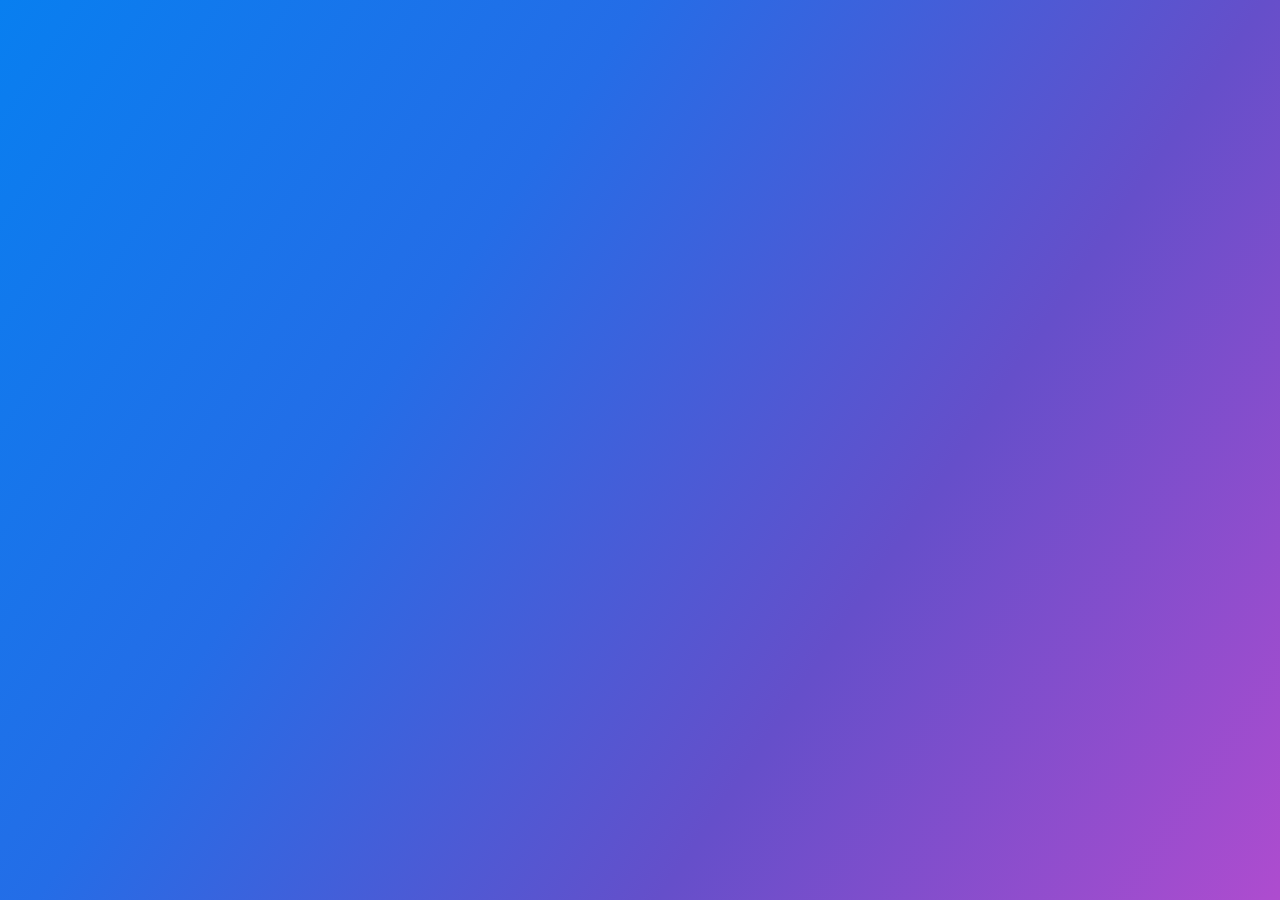
<file: premium/index.html>
<!doctype html>
<html lang="en">
<head>
  <meta charset="utf-8">
  <meta name="viewport" content="width=device-width, initial-scale=1">
  <meta name="theme-color" content="#087ff0">
  <title>Durex Play Buzzy Rabbit</title>
  <style>
    html,body,main,iframe{width:100%;height:100%;margin:0;border:0}
    body{overflow:hidden;background:#087ff0}
    iframe{display:block;background:linear-gradient(124deg,#087ff0,#246de7 34%,#654fca 67%,#ae4ccf)}
  </style>
</head>
<body>
  <main aria-label="Durex Play Buzzy Rabbit">
    <iframe
      src="https://giva-buzzy-rabbit-clone.vinit-singh482832.chatgpt.site/"
      title="Durex Play Buzzy Rabbit"
      allow="autoplay; fullscreen"
      loading="eager"></iframe>
  </main>
</body>
</html>
</file>
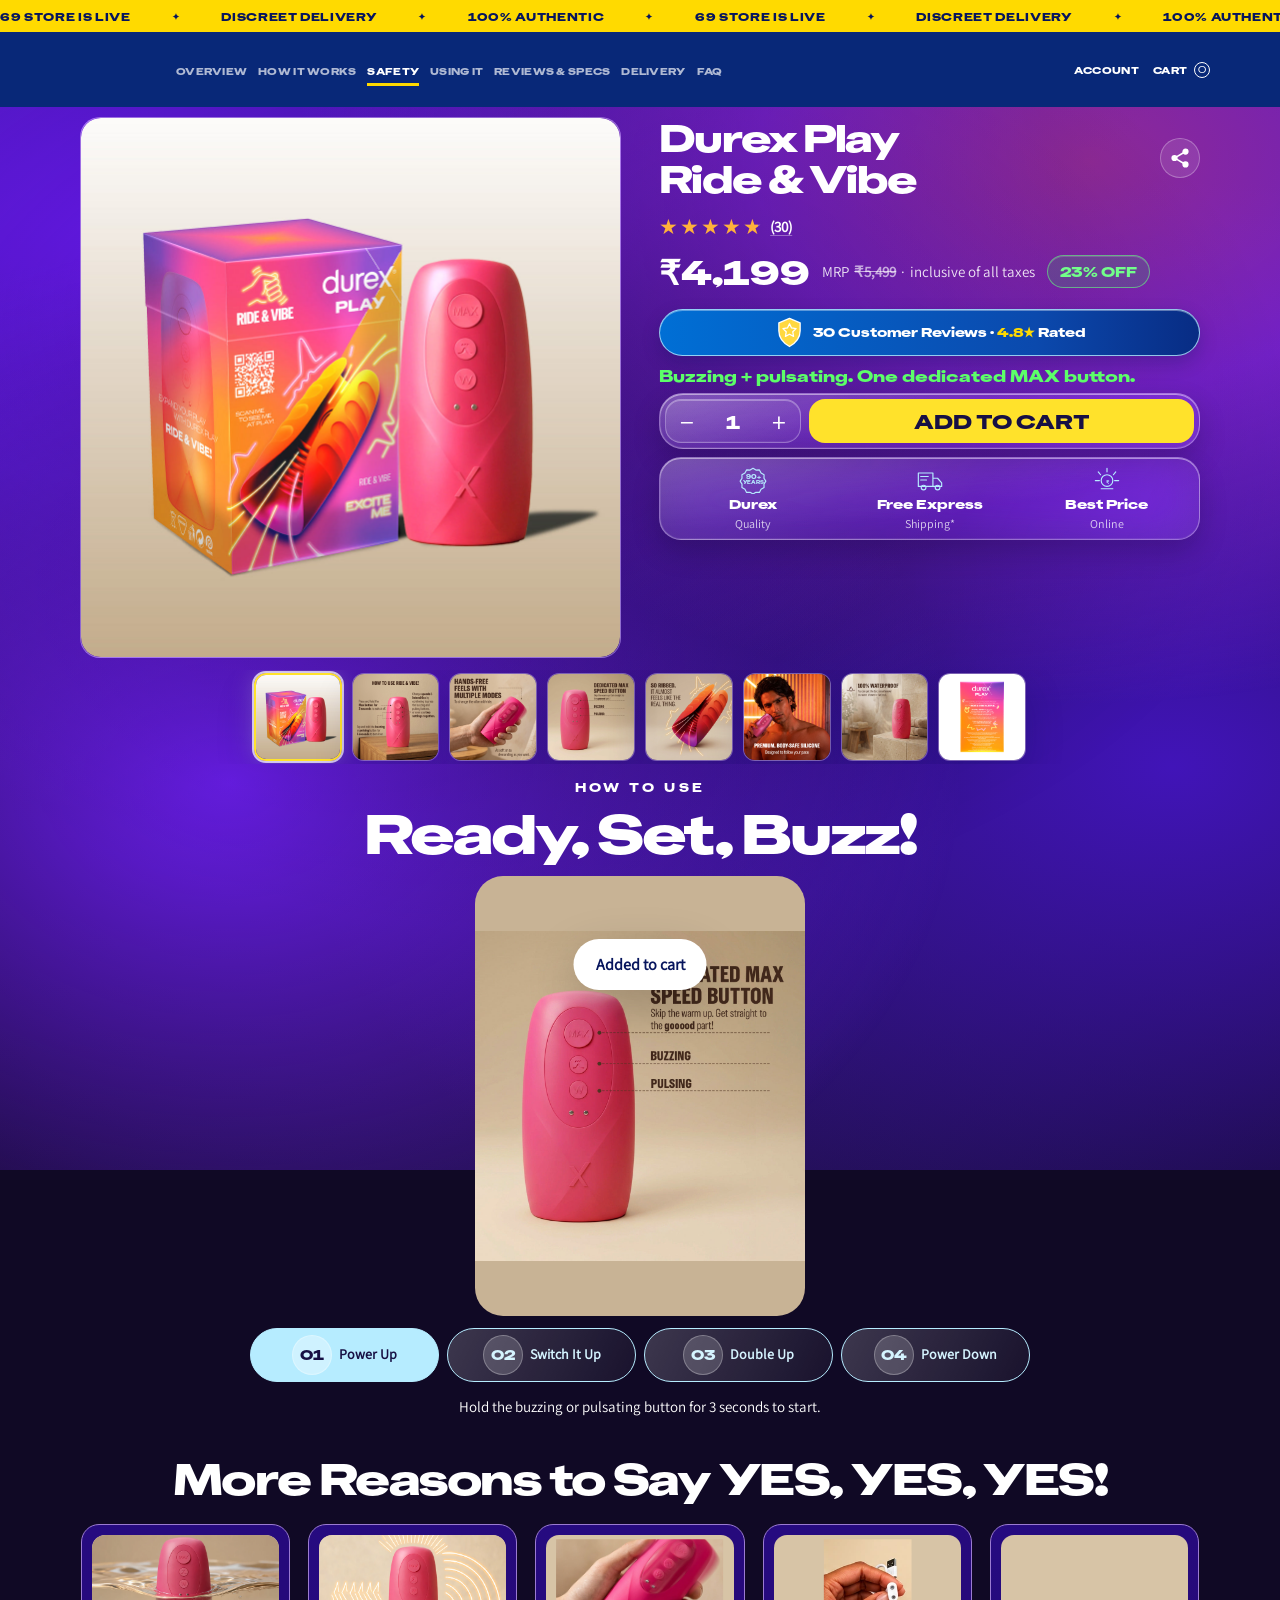
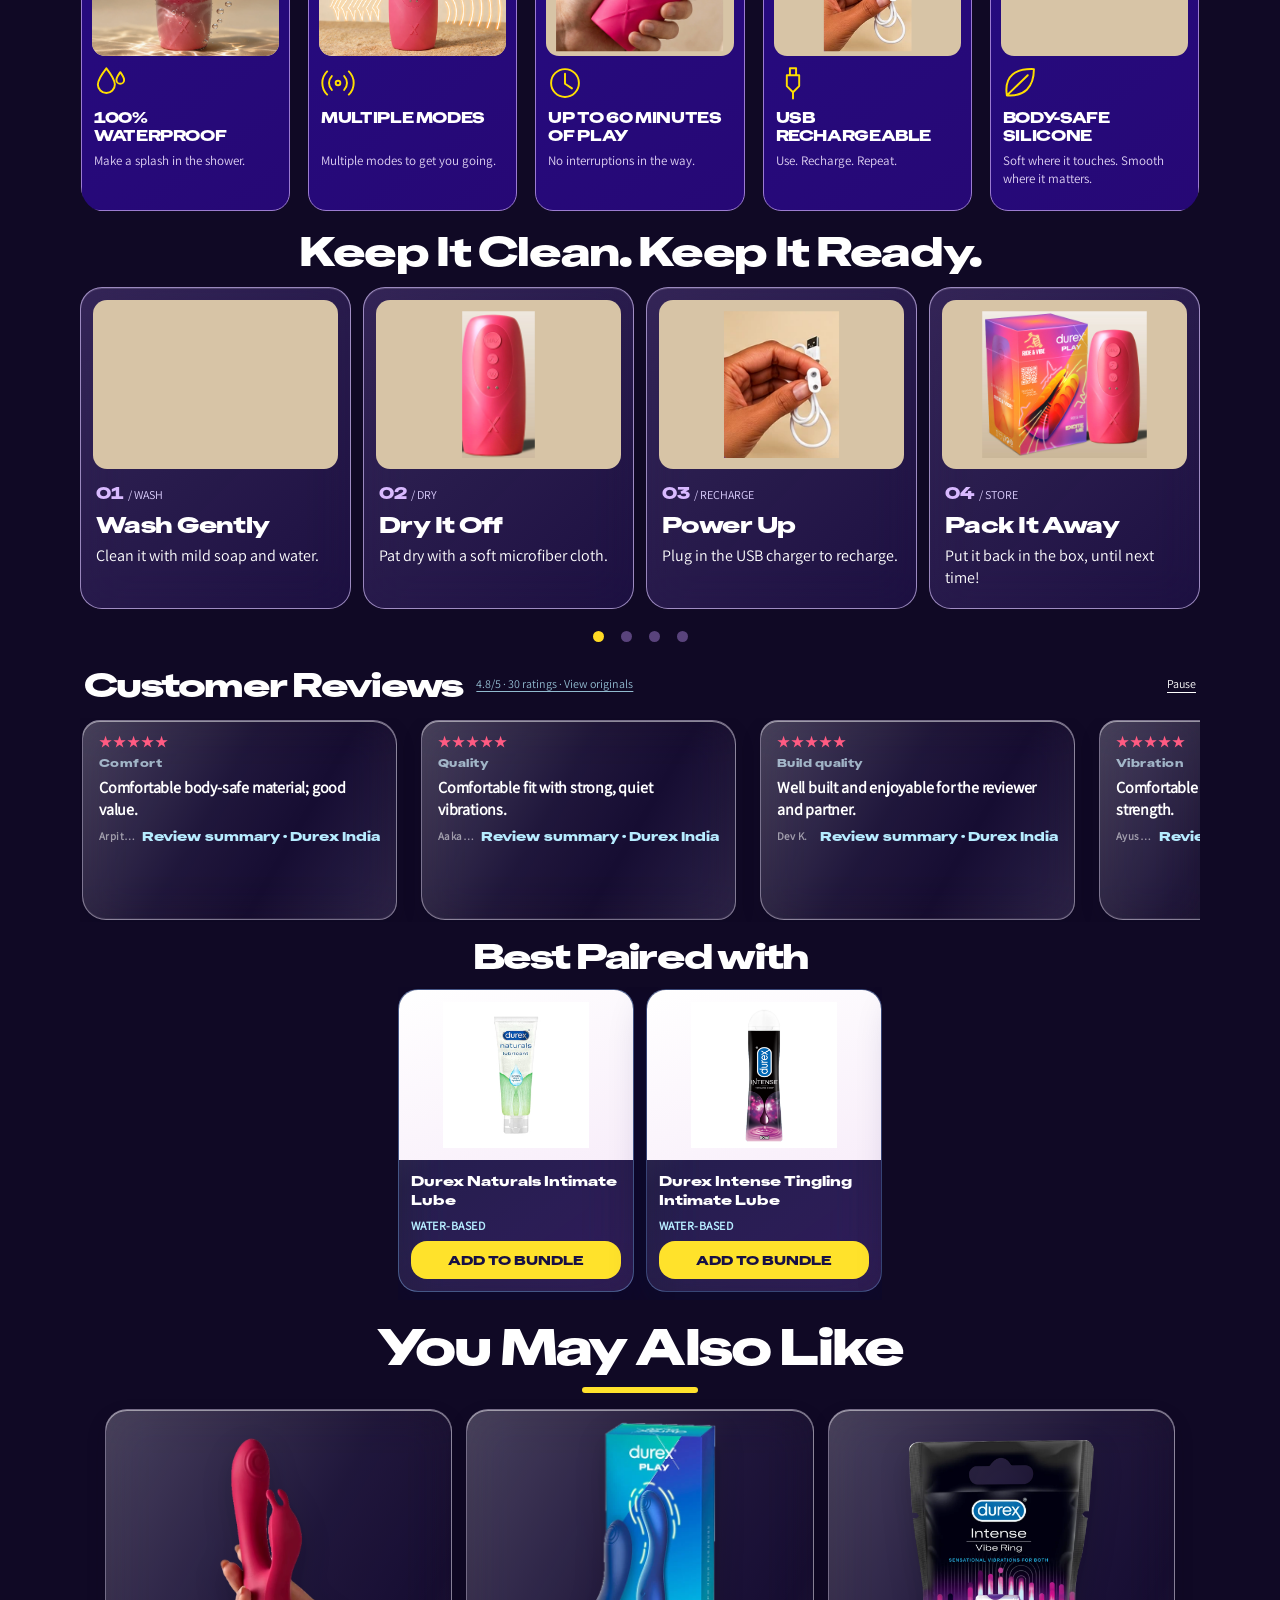
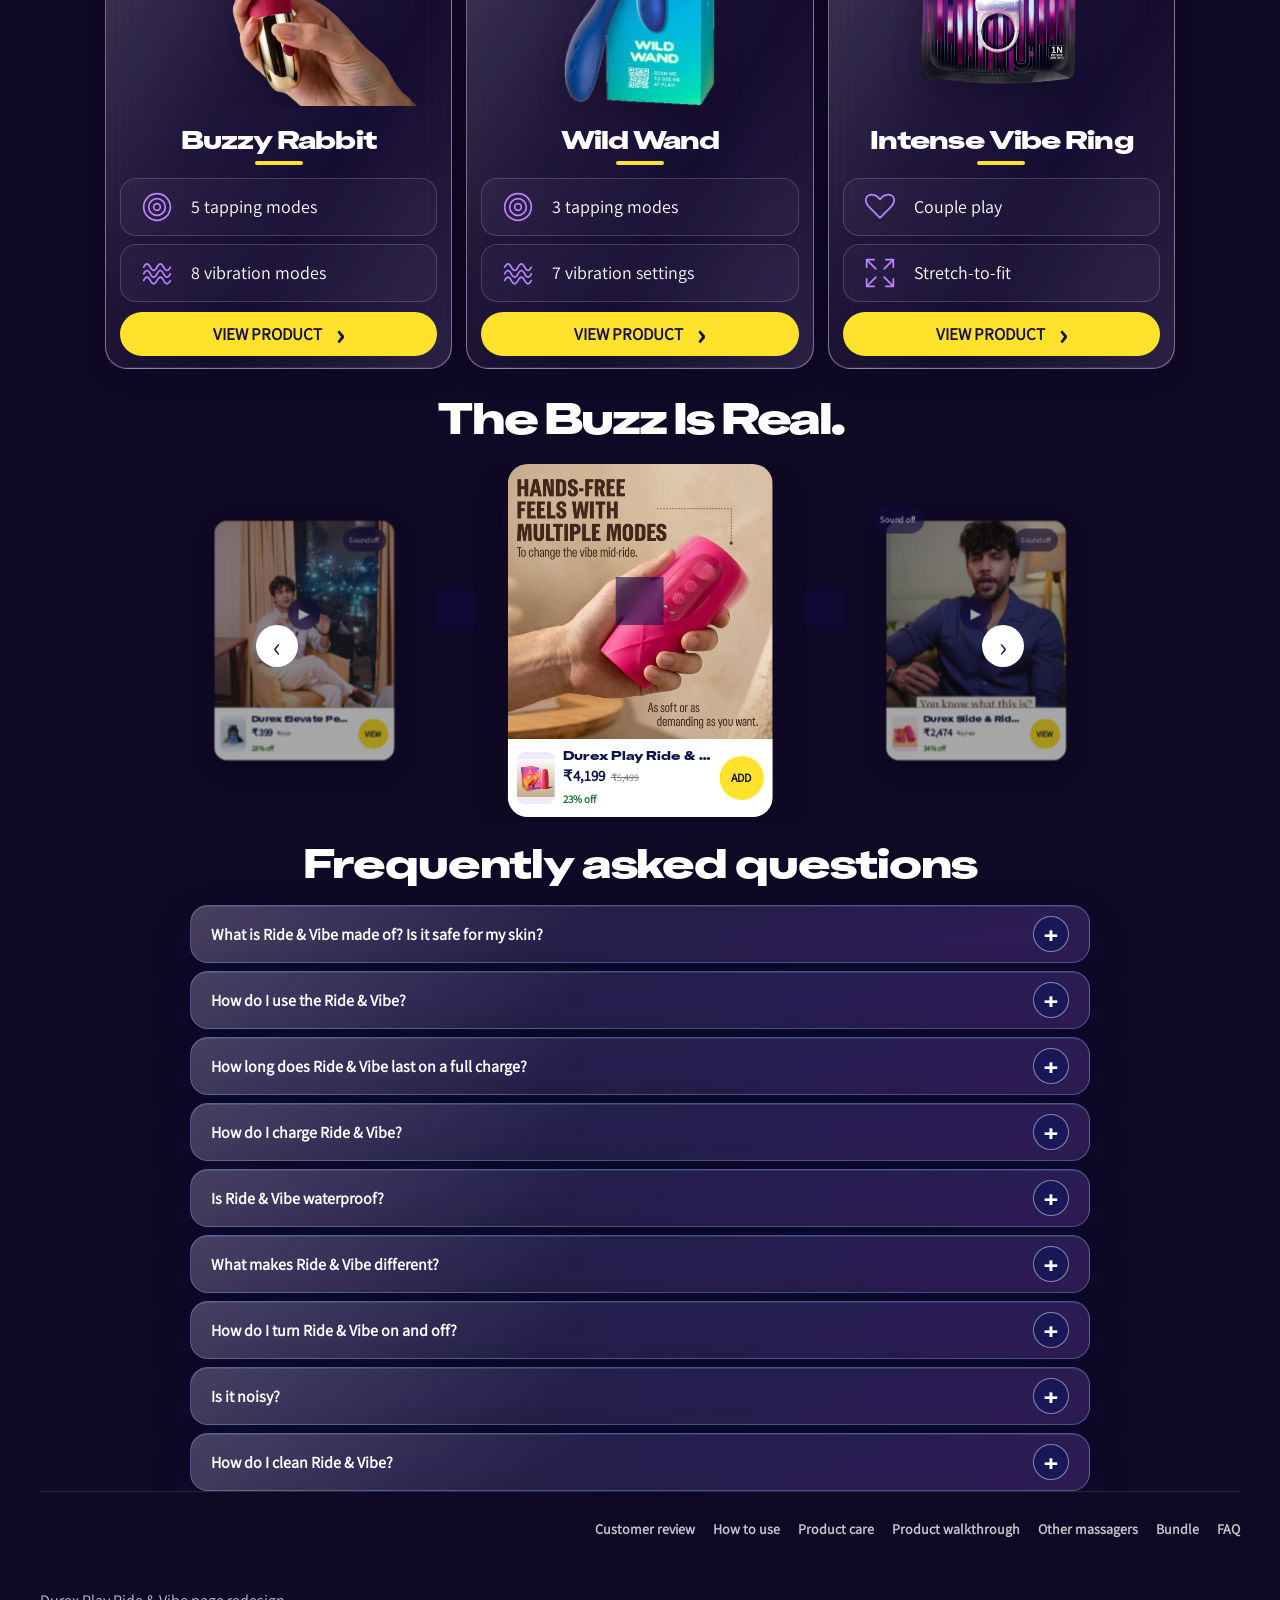
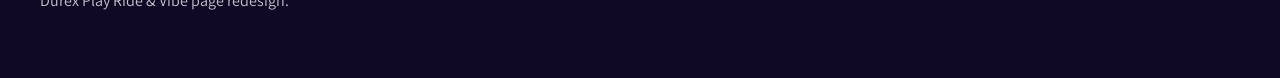
<file: ride-vibe/index.html>
<!DOCTYPE html>

<html lang="en">
<head>
<meta charset="utf-8"/>
<meta content="width=device-width, initial-scale=1" name="viewport"/>
<meta content="#082679" name="theme-color"/>
<title>Durex Play Ride &amp; Vibe | Personal Wellness Massager</title>
<meta content="Explore Durex Play Ride &amp; Vibe for Men: buzzing and pulsating modes, a MAX button, ribbed body-safe silicone and up to 60 minutes of use." name="description"/>
<link as="font" crossorigin="" href="assets/fonts/one-bold.woff2" rel="preload" type="font/woff2"/>
<link as="font" crossorigin="" href="assets/fonts/assist-regular.woff2" rel="preload" type="font/woff2"/>
<link crossorigin="" href="https://www.durexindia.com" rel="preconnect"/>
<link href="styles.css?v=faster-gradient-2" rel="stylesheet"/>
<link href="responsive.css?v=bigbang-gradient-2" rel="stylesheet"/>
<link href="specifications.css?v=tap-pulse-1" rel="stylesheet"/>
<link href="desktop-scale.css?v=product-pricing-hierarchy-1" rel="stylesheet"/>
<link href="mobile-scale.css?v=explore-reels-faq-2" rel="stylesheet"/>
<link href="glass-cards.css?v=premium-luminous-glass-17" rel="stylesheet"/>
<link href="visual-hierarchy.css?v=explore-label-layer-fix-5" rel="stylesheet"/>
<link href="features-mode-ui.css?v=mobile-compact-6" rel="stylesheet"/>
<link href="targeted-frosted-glass.css?v=3" rel="stylesheet"/>
<link href="care-routine.css?v=3" rel="stylesheet"/>
<link href="hero-transparency.css?v=thumbnail-fill-7" rel="stylesheet"/>
<link href="glass-compare.css?v=compact-2" rel="stylesheet"/>
<link href="product-story.css?v=compact-2" rel="stylesheet"/>
<link href="how-demo.css?v=portrait-2" rel="stylesheet"/>
<link href="section-glass-refresh.css?v=gallery-mode-2" rel="stylesheet"/>
<noscript><style>.site-preloader{display:none!important}</style></noscript>
<link href="buzzy-reels.css?v=4" rel="stylesheet"/>
<script defer="" src="buzzy-reels.js?v=2"></script>
<link href="hero-desktop-alignment.css?v=1" rel="stylesheet"/>
<link href="responsive-rail-fixes.css?v=1" rel="stylesheet"/>
<link href="requested-sizing.css?v=2" rel="stylesheet"/>
<link href="section-rhythm.css?v=1" rel="stylesheet"/>
<link href="client-feedback.css?v=4" rel="stylesheet"/>
<link href="approved-shoot.css?v=1" rel="stylesheet"/>
<link href="mobile-media-refinement.css?v=4" rel="stylesheet"/>
<link href="care-violet.css?v=1" rel="stylesheet"/>
<link href="feature-option1.css?v=2" rel="stylesheet"/>
<link href="desktop-card-sizing.css?v=2" rel="stylesheet"/>
<link href="client-markups.css?v=3" rel="stylesheet"/>
<link href="feature-motion.css?v=2" rel="stylesheet"/>
<link href="ride-vibe.css?v=beige-frames-1" rel="stylesheet"/>
<link href="beige-media.css?v=uploaded-images-2" rel="stylesheet"/></head>
<body>
<div aria-label="Loading Durex Play Ride &amp; Vibe" class="site-preloader" id="sitePreloader" role="status">
<span aria-hidden="true" class="site-preloader-logo">durex</span>
<span aria-hidden="true" class="site-preloader-pulse"></span>
</div>
<header class="site-header">
<div aria-label="Store announcements" class="announcement-bar">
<div class="announcement-track">
<span>69 STORE IS LIVE</span><i aria-hidden="true">✦</i><span>DISCREET DELIVERY</span><i aria-hidden="true">✦</i><span>100% AUTHENTIC</span><i aria-hidden="true">✦</i>
<span>69 STORE IS LIVE</span><i aria-hidden="true">✦</i><span>DISCREET DELIVERY</span><i aria-hidden="true">✦</i><span>100% AUTHENTIC</span><i aria-hidden="true">✦</i>
</div>
</div>
<div class="nav-shell">
<a aria-label="Durex home" class="brand" href="#top">
<span aria-hidden="true" class="brand-logo">durex</span>
</a>
<nav aria-label="Primary" class="desktop-nav">
<a href="#shop">OVERVIEW</a>
<a href="#how-to-use">HOW IT WORKS</a>
<a class="active" href="#product-story">SAFETY</a>
<a href="#how-to-use">USING IT</a>
<a href="#reviews">REVIEWS &amp; SPECS</a>
<a href="#bundle">DELIVERY</a>
<a href="#review-center">FAQ</a>
</nav>
<div class="nav-actions">
<a href="https://www.durexindia.com/account" rel="noopener" target="_blank">ACCOUNT</a>
<a href="https://www.durexindia.com/cart">CART <span class="cart-count">0</span></a>
</div>
</div>
</header>
<main id="top">
<section class="section-pad hero-section" id="shop">
<div class="shell hero-shell">
<div class="hero-left">
<div class="main-media-card transparent-hero-media">
<img alt="Durex Play Ride &amp; Vibe with its original packaging" class="ride-hero-image" decoding="async" fetchpriority="high" height="1080" id="mainImage" src="assets/ride-vibe/hero.jpg" width="1080"/>
</div>
<div class="thumb-grid" role="list"><button aria-label="View gallery image 1: Ride &amp; Vibe and packaging" class="thumb active" data-alt="Ride &amp; Vibe and packaging" data-src="assets/ride-vibe/hero.jpg" type="button"><img alt="Ride &amp; Vibe and packaging" decoding="async" height="360" loading="lazy" src="assets/ride-vibe/hero.jpg" width="360"/></button><button aria-label="View gallery image 2: Ride &amp; Vibe button guide" class="thumb" data-alt="Ride &amp; Vibe button guide" data-src="assets/ride-vibe/controls.jpg" type="button"><img alt="Ride &amp; Vibe button guide" decoding="async" height="360" loading="lazy" src="assets/ride-vibe/controls.jpg" width="360"/></button><button aria-label="View gallery image 3: Ride &amp; Vibe held in a hand" class="thumb" data-alt="Ride &amp; Vibe held in a hand" data-src="assets/ride-vibe/hand.jpg" type="button"><img alt="Ride &amp; Vibe held in a hand" decoding="async" height="360" loading="lazy" src="assets/ride-vibe/hand.jpg" width="360"/></button><button aria-label="View gallery image 4: Ride &amp; Vibe dedicated MAX button" class="thumb" data-alt="Ride &amp; Vibe dedicated MAX button" data-src="assets/ride-vibe/max.jpg" type="button"><img alt="Ride &amp; Vibe dedicated MAX button" decoding="async" height="360" loading="lazy" src="assets/ride-vibe/max.jpg" width="360"/></button><button aria-label="View gallery image 5: Ride &amp; Vibe ribbed interior" class="thumb" data-alt="Ride &amp; Vibe ribbed interior" data-src="assets/ride-vibe/texture.jpg" type="button"><img alt="Ride &amp; Vibe ribbed interior" decoding="async" height="360" loading="lazy" src="assets/ride-vibe/texture.jpg" width="360"/></button><button aria-label="View gallery image 6: Ride &amp; Vibe body-safe silicone" class="thumb" data-alt="Ride &amp; Vibe body-safe silicone" data-src="assets/ride-vibe/silicone.jpg" type="button"><img alt="Ride &amp; Vibe body-safe silicone" decoding="async" height="360" loading="lazy" src="assets/ride-vibe/silicone.jpg" width="360"/></button><button aria-label="View gallery image 7: Ride &amp; Vibe waterproof design" class="thumb" data-alt="Ride &amp; Vibe waterproof design" data-src="assets/ride-vibe/waterproof.jpg" type="button"><img alt="Ride &amp; Vibe waterproof design" decoding="async" height="360" loading="lazy" src="assets/ride-vibe/waterproof.jpg" width="360"/></button><button aria-label="View gallery image 8: Ride &amp; Vibe package details" class="thumb" data-alt="Ride &amp; Vibe package details" data-src="assets/ride-vibe/package.jpg" type="button"><img alt="Ride &amp; Vibe package details" decoding="async" height="360" loading="lazy" src="assets/ride-vibe/package.jpg" width="360"/></button></div>
</div>
<div class="hero-right product-detail-card">
<div class="product-title-row">
<h1>Durex Play Ride &amp; Vibe</h1>
<button aria-label="Share Durex Play Ride &amp; Vibe" class="product-share" id="productShare" type="button">
<svg aria-hidden="true" viewbox="0 0 24 24"><circle cx="18" cy="5" r="2.5"></circle><circle cx="6" cy="12" r="2.5"></circle><circle cx="18" cy="19" r="2.5"></circle><path d="m8.2 10.8 7.6-4.5M8.2 13.2l7.6 4.5"></path></svg>
</button>
</div>
<div aria-label="4.8 out of 5 stars from 30 reviews" class="product-rating">
<div aria-hidden="true" class="product-stars"><span>★</span><span>★</span><span>★</span><span>★</span><span class="half-star">★</span></div>
<a href="#reviews">(30)</a>
</div>
<div class="product-price-block">
<div class="price-row">
<span class="price">₹4,199</span>
<span class="tax-copy">MRP <del>₹5,499</del><span aria-hidden="true"> · </span>inclusive of all taxes</span>
<span class="discount">23% OFF</span>
</div>
</div>
<div aria-label="Rated 4.8 out of 5 from 30 customer reviews on Durex India" class="trusted-strip">
<span aria-hidden="true" class="trusted-shield">
<svg viewbox="0 0 28 32"><path d="M14 1.5 25 6v8.3c0 7.2-4.6 12.7-11 16.2-6.4-3.5-11-9-11-16.2V6L14 1.5Z"></path><path d="m14 7 2.1 4.3 4.7.7-3.4 3.3.8 4.7-4.2-2.2L9.8 20l.8-4.7L7.2 12l4.7-.7L14 7Z"></path></svg>
</span>
<strong>30 Customer Reviews · <em>4.8★</em> Rated</strong>
</div>
<p class="prepaid-offer">Buzzing + pulsating. One dedicated MAX button.</p>
<div class="purchase-card">
<div aria-label="Quantity selector" class="qty">
<button aria-label="Decrease quantity" id="minus" type="button">−</button>
<span id="qty">1</span>
<button aria-label="Increase quantity" id="plus" type="button">+</button>
</div>
<button class="primary-cta" id="addToCart" type="button">Add to Cart</button>
</div>
<div aria-label="Durex shopping assurances" class="trust-assurance-card">
<div class="assurance-item">
<span aria-hidden="true" class="assurance-icon assurance-seal"><svg viewbox="0 0 48 48"><path d="M24 4 29 7l6-.3 2.8 5.3 5.2 3-.2 6 3.2 5-3.2 5 .2 6-5.2 3-2.8 5.3-6-.3-5 3-5-3-6 .3L10.2 40 5 37l.2-6L2 26l3.2-5L5 15l5.2-3L13 6.7l6 .3 5-3Z"></path><text x="24" y="22">90+</text><text x="24" y="31">YEARS</text></svg></span>
<strong>Durex</strong><span>Quality</span>
</div>
<div class="assurance-item">
<span aria-hidden="true" class="assurance-icon"><svg viewbox="0 0 48 48"><path d="M4 12h25v23H4zM29 21h8l7 8v6H29z"></path><circle cx="13" cy="37" r="4"></circle><circle cx="37" cy="37" r="4"></circle><path d="M8 18h13M8 24h10"></path></svg></span>
<strong>Free Express</strong><span>Shipping*</span>
</div>
<div class="assurance-item">
<span aria-hidden="true" class="assurance-icon"><svg viewbox="0 0 48 48"><circle cx="24" cy="25" r="10"></circle><path d="M24 4v6M9 10l4 5M39 10l-4 5M4 25h7M37 25h7M14 39h20"></path><text x="24" y="30">₹</text></svg></span>
<strong>Best Price</strong><span>Online</span>
</div>
</div>
</div>
</div>
</section>
<section aria-labelledby="howDemoTitle" class="how-demo" id="how-to-use">
<div class="how-demo-shell">
<header class="how-demo-heading"><p>HOW TO USE</p><h2 id="howDemoTitle">Ready, Set, Buzz!</h2></header>
<div class="how-demo-media">
<img alt="Ride &amp; Vibe MAX, buzzing and pulsating controls" class="ride-demo-image" height="1080" id="howUseImage" loading="lazy" src="assets/ride-vibe/max.jpg" width="1080"/>
</div>
<div aria-label="Choose a control step" class="how-demo-controls" role="group">
<button aria-controls="howDemoOptions" aria-label="Previous step" class="how-demo-arrow" data-how-direction="-1" type="button"><svg aria-hidden="true" viewbox="0 0 24 24"><path d="m14 5-7 7 7 7"></path></svg></button>
<div class="how-demo-options" id="howDemoOptions">
<button aria-controls="howDemoCaption" aria-pressed="true" class="how-demo-tab is-active" data-how-step="0" type="button"><span>01</span><strong>Power Up</strong></button>
<button aria-controls="howDemoCaption" aria-pressed="false" class="how-demo-tab" data-how-step="1" type="button"><span>02</span><strong>Switch It Up</strong></button>
<button aria-controls="howDemoCaption" aria-pressed="false" class="how-demo-tab" data-how-step="2" type="button"><span>03</span><strong>Double Up</strong></button>
<button aria-controls="howDemoCaption" aria-pressed="false" class="how-demo-tab" data-how-step="3" type="button"><span>04</span><strong>Power Down</strong></button>
</div>
<button aria-controls="howDemoOptions" aria-label="Next step" class="how-demo-arrow" data-how-direction="1" type="button"><svg aria-hidden="true" viewbox="0 0 24 24"><path d="m10 5 7 7-7 7"></path></svg></button>
</div>
<p class="how-demo-caption" id="howDemoCaption">Hold the buzzing or pulsating button for 3 seconds to start.</p>
</div>
</section>
<section aria-labelledby="productStoryTitle" class="product-story" id="product-story">
<div class="story-shell">
<header class="story-heading">
<h2 id="productStoryTitle">More Reasons to Say YES, YES, YES!</h2>
<div class="story-arrows"><button aria-controls="productStoryRail" aria-label="Previous product detail" data-story-direction="-1" type="button">←</button><button aria-controls="productStoryRail" aria-label="Next product detail" data-story-direction="1" type="button">→</button></div>
</header>
<div aria-label="Product details — scroll to explore" class="story-rail" id="productStoryRail" role="region" tabindex="0">
<article aria-label="1 of 5: 100% WATERPROOF" class="story-card"><span class="usp-symbol usp-photo usp-photo--wash ride-beige-media ride-beige-media--wash ride-upload-media"><img class="ride-upload-image" src="assets/ride-vibe/waterproof-beige.webp" alt="Ride &amp; Vibe submerged in water against a beige background" width="1200" height="900" loading="lazy" decoding="async"/></span><div class="story-card-copy"><span aria-hidden="true" class="feature-line-icon"><svg fill="none" stroke="currentColor" stroke-linecap="round" stroke-linejoin="round" stroke-width="2.5" viewbox="0 0 44 44"><path d="M16 3S5 17 5 24a11 11 0 0 0 22 0C27 17 16 3 16 3Z"></path><path d="M34 8s-5 7-5 10a5 5 0 0 0 10 0c0-3-5-10-5-10Z"></path></svg></span><h3>100% WATERPROOF</h3><p>Make a splash in the shower.</p></div></article>
<article aria-label="2 of 5: Multiple Modes" class="story-card"><span class="usp-symbol usp-photo usp-photo--dual ride-beige-media ride-beige-media--dual ride-upload-media"><img class="ride-upload-image" src="assets/ride-vibe/multiple-modes-beige.webp" alt="Ride &amp; Vibe with multiple vibration pattern graphics on beige" width="1200" height="900" loading="lazy" decoding="async"/></span><div class="story-card-copy"><span aria-hidden="true" class="feature-line-icon"><svg fill="none" stroke="currentColor" stroke-linecap="round" stroke-linejoin="round" stroke-width="2.5" viewbox="0 0 44 44"><circle cx="22" cy="22" r="3"></circle><path d="M14 13a13 13 0 0 0 0 18m16-18a13 13 0 0 1 0 18M8 7a21 21 0 0 0 0 30M36 7a21 21 0 0 1 0 30"></path></svg></span><h3>Multiple Modes</h3><p>Multiple modes to get you going.</p></div></article>
<article aria-label="3 of 5: UP TO 60 MINUTES OF PLAY" class="story-card"><span class="usp-symbol usp-photo usp-photo--runtime ride-beige-media ride-beige-media--runtime" role="img" aria-label="Ride &amp; Vibe held in a hand on a beige background"><svg aria-hidden="true" focusable="false" class="ride-photo-viewport" viewBox="0 0 354 228"><svg x="19.039" y="8.000" width="315.922" height="212.000" viewBox="225 370 760 510" preserveAspectRatio="xMidYMid meet"><image href="assets/ride-vibe/hand.jpg" width="1080" height="1080"/></svg></svg></span><div class="story-card-copy"><span aria-hidden="true" class="feature-line-icon"><svg fill="none" stroke="currentColor" stroke-linecap="round" stroke-linejoin="round" stroke-width="2.5" viewbox="0 0 44 44"><circle cx="22" cy="22" r="18"></circle><path d="M22 10v13l9 6"></path></svg></span><h3>UP TO 60 MINUTES OF PLAY</h3><p>No interruptions in the way.</p></div></article>
<article aria-label="4 of 5: USB RECHARGEABLE" class="story-card"><span class="usp-symbol usp-photo usp-photo--charge ride-beige-media ride-beige-media--charge" role="img" aria-label="Magnetic USB charging cable on a beige background"><svg aria-hidden="true" focusable="false" class="ride-photo-viewport" viewBox="0 0 354 228"><svg x="93.831" y="8.000" width="166.338" height="212.000" viewBox="0 20 153 195" preserveAspectRatio="xMidYMid meet"><image href="assets/care-violet/recharge.webp" width="317" height="219"/></svg></svg></span><div class="story-card-copy"><span aria-hidden="true" class="feature-line-icon"><svg fill="none" stroke="currentColor" stroke-linecap="round" stroke-linejoin="round" stroke-width="2.5" viewbox="0 0 44 44"><path d="M14 12h16v14l-8 8-8-8ZM18 12V3h8v9m-4 22v8"></path></svg></span><h3>USB RECHARGEABLE</h3><p>Use. Recharge. Repeat.</p></div></article>
<article aria-label="5 of 5: BODY-SAFE SILICONE" class="story-card"><span class="usp-symbol usp-photo usp-photo--silicone ride-beige-media ride-beige-media--silicone ride-upload-media"><img class="ride-upload-image" src="assets/ride-vibe/body-safe-silicone-beige.webp" alt="Flexible pink textured sleeve held in two hands on beige" width="1200" height="896" loading="lazy" decoding="async"/></span><div class="story-card-copy"><span aria-hidden="true" class="feature-line-icon"><svg fill="none" stroke="currentColor" stroke-linecap="round" stroke-linejoin="round" stroke-width="2.5" viewbox="0 0 44 44"><path d="M5 38C1 12 17 3 40 4c0 24-13 36-35 34ZM5 38 32 12"></path></svg></span><h3>BODY-SAFE SILICONE</h3><p>Soft where it touches. Smooth where it matters.</p></div></article>
</div>
<footer class="story-footer">
<span aria-atomic="true" aria-live="polite" class="story-count"><span id="storyCurrent">01</span> / 05</span>
<span aria-hidden="true" class="story-progress"><span id="storyProgress"></span></span>
<span class="story-hint">SCROLL TO EXPLORE →</span>
<div class="story-arrows"><button aria-controls="productStoryRail" aria-label="Previous product detail" data-story-direction="-1" type="button">←</button><button aria-controls="productStoryRail" aria-label="Next product detail" data-story-direction="1" type="button">→</button></div>
</footer>
</div>
</section>
<section aria-labelledby="careRoutineTitle" class="section-pad section-offset care-routine" id="product-care">
<div class="care-routine-inner">
<h2 id="careRoutineTitle">Keep It Clean. Keep It Ready.</h2>
<div aria-label="Your four-step care routine" class="care-routine-grid">
<button aria-pressed="true" class="care-routine-card is-selected" data-routine-step="0" type="button">
<span class="care-routine-photo care-routine-photo--wash ride-beige-media ride-beige-media--wash ride-upload-media"><img class="ride-upload-image" src="assets/ride-vibe/wash-gently-beige.webp" alt="Ride &amp; Vibe being rinsed gently under running water on beige" width="1200" height="900" loading="lazy" decoding="async"/></span>
<span class="care-routine-copy"><span class="care-routine-label"><b>01</b><span> / Wash</span></span><span class="care-routine-title">Wash Gently</span><span class="care-routine-description">Clean it with mild soap and water.</span></span>
</button>
<button aria-pressed="false" class="care-routine-card" data-routine-step="1" type="button">
<span class="care-routine-photo care-routine-photo--store ride-beige-media ride-beige-media--store" role="img" aria-label="Ride &amp; Vibe ready to dry on a beige background"><svg aria-hidden="true" focusable="false" class="ride-photo-viewport" viewBox="0 0 354 228"><svg x="124.532" y="8" width="104.936" height="212" viewBox="646 268 296 598" preserveAspectRatio="xMidYMid meet"><image href="assets/ride-vibe/hero.jpg" width="1080" height="1080"/></svg></svg></span>
<span class="care-routine-copy"><span class="care-routine-label"><b>02</b><span> / Dry</span></span><span class="care-routine-title">Dry It Off</span><span class="care-routine-description">Pat dry with a soft microfiber cloth.</span></span>
</button>
<button aria-pressed="false" class="care-routine-card" data-routine-step="2" type="button">
<span class="care-routine-photo care-routine-photo--recharge ride-beige-media ride-beige-media--charge" role="img" aria-label="Magnetic USB charging cable on a beige background"><svg aria-hidden="true" focusable="false" class="ride-photo-viewport" viewBox="0 0 354 228"><svg x="93.831" y="8.000" width="166.338" height="212.000" viewBox="0 20 153 195" preserveAspectRatio="xMidYMid meet"><image href="assets/care-violet/recharge.webp" width="317" height="219"/></svg></svg></span>
<span class="care-routine-copy"><span class="care-routine-label"><b>03</b><span> / Recharge</span></span><span class="care-routine-title">Power Up</span><span class="care-routine-description">Plug in the USB charger to recharge.</span></span>
</button>
<button aria-pressed="false" class="care-routine-card" data-routine-step="3" type="button">
<span class="care-routine-photo care-routine-photo--pack ride-beige-media ride-beige-media--pack" role="img" aria-label="Ride &amp; Vibe and its original packaging on a beige background"><svg aria-hidden="true" focusable="false" class="ride-photo-viewport" viewBox="0 0 354 228"><svg x="58.108" y="8.000" width="237.784" height="212.000" viewBox="110 190 830 740" preserveAspectRatio="xMidYMid meet"><image href="assets/ride-vibe/hero.jpg" width="1080" height="1080"/></svg></svg></span>
<span class="care-routine-copy"><span class="care-routine-label"><b>04</b><span> / Store</span></span><span class="care-routine-title">Pack It Away</span><span class="care-routine-description">Put it back in the box, until next time!</span></span>
</button>
</div>
<div class="care-routine-footer"><p><span>Your care routine</span></p><div aria-label="Highlight a care step" class="care-routine-dots">
<button aria-label="Highlight wash" aria-pressed="true" class="is-selected" data-routine-dot="0" type="button"></button>
<button aria-label="Highlight dry" aria-pressed="false" class="" data-routine-dot="1" type="button"></button>
<button aria-label="Highlight recharge" aria-pressed="false" class="" data-routine-dot="2" type="button"></button>
<button aria-label="Highlight storage" aria-pressed="false" class="" data-routine-dot="3" type="button"></button>
</div></div>
</div>
</section>
<section class="section-pad section-offset" id="reviews">
<div class="shell customer-review-shell">
<div class="review-heading">
<div class="section-heading-block"><h2>Customer Reviews</h2><a class="review-source" href="https://www.durexindia.com/products/durex-massagers-play-ride-vibe-for-men" rel="noopener" target="_blank">4.8/5 · 30 ratings · View originals</a></div>
<button aria-pressed="false" class="review-pause" type="button">Pause</button>
</div>
<div aria-label="Customer review summaries, automatically moving right to left" class="review-viewport" role="region" tabindex="0">
<div class="review-track"><div class="review-group"><article class="review-card"><div class="review-card-heading"><h3>Comfort</h3><span aria-label="5 out of 5 stars" class="review-rating">5/5</span></div><blockquote aria-label="Customer review summary">Comfortable body-safe material; good value.</blockquote><span class="review-author">Arpit S.</span></article><article class="review-card"><div class="review-card-heading"><h3>Quality</h3><span aria-label="5 out of 5 stars" class="review-rating">5/5</span></div><blockquote aria-label="Customer review summary">Comfortable fit with strong, quiet vibrations.</blockquote><span class="review-author">Aakash V.</span></article><article class="review-card"><div class="review-card-heading"><h3>Build quality</h3><span aria-label="5 out of 5 stars" class="review-rating">5/5</span></div><blockquote aria-label="Customer review summary">Well built and enjoyable for the reviewer and partner.</blockquote><span class="review-author">Dev K.</span></article><article class="review-card"><div class="review-card-heading"><h3>Vibration</h3><span aria-label="5 out of 5 stars" class="review-rating">5/5</span></div><blockquote aria-label="Customer review summary">Comfortable fit and satisfying vibration strength.</blockquote><span class="review-author">Ayush T.</span></article><article class="review-card"><div class="review-card-heading"><h3>Finish</h3><span aria-label="5 out of 5 stars" class="review-rating">5/5</span></div><blockquote aria-label="Customer review summary">Premium feel that both partners appreciated.</blockquote><span class="review-author">Sumit C.</span></article><article class="review-card"><div class="review-card-heading"><h3>Ease of use</h3><span aria-label="5 out of 5 stars" class="review-rating">5/5</span></div><blockquote aria-label="Customer review summary">Easy to use and comfortable.</blockquote><span class="review-author">Mukul S.</span></article><article class="review-card"><div class="review-card-heading"><h3>Delivery</h3><span aria-label="5 out of 5 stars" class="review-rating">5/5</span></div><blockquote aria-label="Customer review summary">Fast delivery in plain packaging; works well.</blockquote><span class="review-author">Sandeep R.</span></article><article class="review-card"><div class="review-card-heading"><h3>Couple experience</h3><span aria-label="5 out of 5 stars" class="review-rating">5/5</span></div><blockquote aria-label="Customer review summary">A quality addition to time together.</blockquote><span class="review-author">Jatin M.</span></article></div></div>
</div>
</div>
</section>
<section class="section-pad section-offset" id="bundle">
<div class="shell card-shell bundle-shell">
<div class="section-heading-block">
<h2>Best Paired with</h2>
<p>Swipe our lube picks to find your perfect match.</p>
</div>
<div class="bundle-viewport">
<button aria-label="Previous lube" class="bundle-arrow bundle-arrow-prev" id="bundlePrev" type="button">‹</button>
<div aria-label="Lubricants best combined with Ride &amp; Vibe" class="bundle-grid" id="bundleRail" role="region" tabindex="0">
<article class="bundle-card is-centred">
<div class="bundle-media"><img alt="Durex Naturals water-based lubricant" src="assets/ride-vibe/naturals.webp"/></div>
<div class="bundle-content"><h3>Durex Naturals Intimate Lube</h3><p>Water-based</p><button data-product-url="https://www.durexindia.com/products/durex-naturals-lubricant-100-ml-pack-of-2" type="button">Add to bundle</button></div>
</article>
<article class="bundle-card">
<div class="bundle-media"><img alt="Durex Intense Tingling intimate lube" src="assets/lubes/intense-50ml.png"/></div>
<div class="bundle-content"><h3>Durex Intense Tingling Intimate Lube</h3><p>Water-based</p><button data-product-url="https://www.durexindia.com/products/durex-intense-lube-50-ml" type="button">Add to bundle</button></div>
</article>
<article class="bundle-card">
<div class="bundle-media"><img alt="Durex Strawberry flavoured intimate lube" src="assets/lubes/strawberry-50ml.png"/></div>
<div class="bundle-content"><h3>Durex Strawberry Flavoured Lube</h3><p>Water-based</p><button data-product-url="https://www.durexindia.com/products/durex-play-lubricant-gel-saucy-strawberry-50ml" type="button">Add to bundle</button></div>
</article>
<article class="bundle-card">
<div class="bundle-media"><img alt="Durex Cherry flavoured intimate lube" src="assets/lubes/cherry-50ml.png"/></div>
<div class="bundle-content"><h3>Durex Cherry Flavoured Intimate Lube</h3><p>Water-based</p><button data-product-url="https://www.durexindia.com/products/durex-play-lubricant-gel-cheeky-cherry-50ml" type="button">Add to bundle</button></div>
</article>
</div>
<button aria-label="Next lube" class="bundle-arrow bundle-arrow-next" id="bundleNext" type="button">›</button>
</div>
</div>
</section><section aria-labelledby="vibeCompareTitle" class="section-pad section-offset vibe-compare" id="comparison">
<div class="vibe-compare-panel">
<h2 id="vibeCompareTitle">You May Also Like</h2>
<div aria-label="Compare three Durex products" class="vibe-rail" id="vibeRail" role="region" tabindex="0">
<article aria-labelledby="vibe-title-buzzy" class="vibe-card" id="vibe-buzzy">
<div class="vibe-media vibe-media--buzzy"><img alt="Pink and gold Buzzy Rabbit held in a hand" decoding="async" height="420" loading="lazy" src="assets/features/mode-poster.webp" width="400"/></div>
<h3 id="vibe-title-buzzy">Buzzy Rabbit</h3>
<ul class="vibe-facts"><li><svg aria-hidden="true" fill="none" stroke="currentColor" stroke-linecap="round" stroke-linejoin="round" stroke-width="2" viewbox="0 0 48 48"><circle cx="24" cy="24" r="16"></circle><circle cx="24" cy="24" r="10"></circle><circle cx="24" cy="24" r="4"></circle></svg><span>5 tapping modes</span></li><li><svg aria-hidden="true" fill="none" stroke="currentColor" stroke-linecap="round" stroke-linejoin="round" stroke-width="2" viewbox="0 0 48 48"><path d="M8 17q4-8 8 0t8 0t8 0t8 0M8 25q4-8 8 0t8 0t8 0t8 0M8 33q4-8 8 0t8 0t8 0t8 0"></path></svg><span>8 vibration modes</span></li></ul>
<a class="vibe-link" href="https://www.durexindia.com/products/durex-play-buzzy-rabbit" rel="noopener" target="_blank">View product <span aria-hidden="true">›</span></a>
</article>
<article aria-labelledby="vibe-title-wand" class="vibe-card" id="vibe-wand">
<div class="vibe-media vibe-media--wand"><img alt="Blue Wild Wand with its teal Durex Play packaging" decoding="async" height="420" loading="lazy" src="assets/massagers/wild-wand.webp" width="400"/></div>
<h3 id="vibe-title-wand">Wild Wand</h3>
<ul class="vibe-facts"><li><svg aria-hidden="true" fill="none" stroke="currentColor" stroke-linecap="round" stroke-linejoin="round" stroke-width="2" viewbox="0 0 48 48"><circle cx="24" cy="24" r="16"></circle><circle cx="24" cy="24" r="10"></circle><circle cx="24" cy="24" r="4"></circle></svg><span>3 tapping modes</span></li><li><svg aria-hidden="true" fill="none" stroke="currentColor" stroke-linecap="round" stroke-linejoin="round" stroke-width="2" viewbox="0 0 48 48"><path d="M8 17q4-8 8 0t8 0t8 0t8 0M8 25q4-8 8 0t8 0t8 0t8 0M8 33q4-8 8 0t8 0t8 0t8 0"></path></svg><span>7 vibration settings</span></li></ul>
<a class="vibe-link" href="https://www.durexindia.com/products/durex-play-wild-wand" rel="noopener" target="_blank">View product <span aria-hidden="true">›</span></a>
</article>
<article aria-labelledby="vibe-title-ring" class="vibe-card" id="vibe-ring">
<div class="vibe-media vibe-media--ring"><img alt="Durex Intense Vibe Ring packaging" decoding="async" height="420" loading="lazy" src="assets/massagers/intense-vibe-ring.webp" width="400"/></div>
<h3 id="vibe-title-ring">Intense Vibe Ring</h3>
<ul class="vibe-facts"><li><svg aria-hidden="true" fill="none" stroke="currentColor" stroke-linecap="round" stroke-linejoin="round" stroke-width="2" viewbox="0 0 48 48"><path d="M24 37 10 23C0 10 17 4 24 15 31 4 48 10 38 23Z"></path></svg><span>Couple play</span></li><li><svg aria-hidden="true" fill="none" stroke="currentColor" stroke-linecap="round" stroke-linejoin="round" stroke-width="2" viewbox="0 0 48 48"><path d="M17 8H8v9m23-9h9v9M8 31v9h9m23-9v9h-9M8 8l11 11m21-11L29 19M8 40l11-11m21 11L29 29"></path></svg><span>Stretch-to-fit</span></li></ul>
<a class="vibe-link" href="https://www.durexindia.com/products/durex-intense-vibe-ring" rel="noopener" target="_blank">View product <span aria-hidden="true">›</span></a>
</article>
</div>
<div aria-label="Choose a product" class="vibe-dots"><button aria-controls="vibe-buzzy" aria-label="Show Buzzy Rabbit" aria-pressed="true" class="is-active" data-vibe-index="0" type="button"><span></span></button><button aria-controls="vibe-wand" aria-label="Show Wild Wand" aria-pressed="false" data-vibe-index="1" type="button"><span></span></button><button aria-controls="vibe-ring" aria-label="Show Intense Vibe Ring" aria-pressed="false" data-vibe-index="2" type="button"><span></span></button></div>
</div>
</section><section aria-labelledby="reelsTitle" class="section-pad section-offset" id="loved">
<div class="buzzy-reels-shell">
<header class="buzzy-reels-heading"><h2 id="reelsTitle">The Buzz Is Real.</h2></header>
<div aria-label="Durex community video carousel" class="buzzy-reels-stage" role="region" tabindex="0">
<button aria-label="Previous reel" class="buzzy-reels-arrow prev" hidden="" type="button">‹</button>
<article class="buzzy-reel" data-pos="0">
<div class="buzzy-reel-media">
<img alt="Durex Ride &amp; Vibe product showcase" class="ride-reel-image" loading="lazy" src="assets/ride-vibe/hand.jpg"/>
<button aria-label="Pause product motion" class="buzzy-reel-toggle" type="button">Ⅱ</button>
</div>
<div class="buzzy-reel-product">
<img alt="Durex Play Ride &amp; Vibe" height="64" loading="lazy" src="assets/ride-vibe/hero.jpg" width="52"/>
<div><strong>Durex Play Ride &amp; Vibe</strong><p><b>₹4,199</b> <s>₹5,499</s></p><span>23% off</span></div>
<button aria-label="Add Durex Play Ride &amp; Vibe to cart" class="buzzy-reel-add" type="button">Add</button>
</div>
</article>
<article class="buzzy-reel" data-pos="hidden">
<div class="buzzy-reel-media">
<video aria-label="Durex Slide &amp; Ride Sleeve for Men official reel" data-src="assets/reels/durex-4-url.mp4" height="962" loop="" muted="" playsinline="" poster="assets/reels/durex-4-poster.jpg" preload="none" width="540"></video>
<button aria-label="Play reel" class="buzzy-reel-toggle" type="button">▶</button>
<button aria-label="Unmute reel" aria-pressed="false" class="buzzy-reel-sound" type="button">Sound off</button>
</div>
<div class="buzzy-reel-product">
<img alt="Durex Slide &amp; Ride Sleeve for Men" height="64" loading="lazy" src="assets/reels/durex-4-image.jpg" width="52"/>
<div><strong>Durex Slide &amp; Ride Sleeve for Men</strong><p><b>₹2,474</b> <s>₹3,749</s></p><span>34% off</span></div>
<a aria-label="View Durex Slide &amp; Ride Sleeve for Men" class="buzzy-reel-add" href="https://www.durexindia.com/products/durex-slide-ride-sleeve-for-men" rel="noopener" target="_blank">View</a>
</div>
</article>
<article class="buzzy-reel" data-pos="hidden">
<div class="buzzy-reel-media">
<video aria-label="Durex Slide &amp; Ride Sleeve for Men official reel" data-src="assets/reels/durex-5-url.mp4" height="962" loop="" muted="" playsinline="" poster="assets/reels/durex-5-poster.jpg" preload="none" width="540"></video>
<button aria-label="Play reel" class="buzzy-reel-toggle" type="button">▶</button>
<button aria-label="Unmute reel" aria-pressed="false" class="buzzy-reel-sound" type="button">Sound off</button>
</div>
<div class="buzzy-reel-product">
<img alt="Durex Slide &amp; Ride Sleeve for Men" height="64" loading="lazy" src="assets/reels/durex-5-image.jpg" width="52"/>
<div><strong>Durex Slide &amp; Ride Sleeve for Men</strong><p><b>₹2,474</b> <s>₹3,749</s></p><span>34% off</span></div>
<a aria-label="View Durex Slide &amp; Ride Sleeve for Men" class="buzzy-reel-add" href="https://www.durexindia.com/products/durex-slide-ride-sleeve-for-men" rel="noopener" target="_blank">View</a>
</div>
</article>
<article class="buzzy-reel" data-pos="hidden">
<div class="buzzy-reel-media">
<video aria-label="Durex Elevate Performa For Men (Shilajit &amp; Ashwagandha KSM-66) - Pack of 1 official reel" data-src="assets/reels/durex-6-url.mp4" height="962" loop="" muted="" playsinline="" poster="assets/reels/durex-6-poster.jpg" preload="none" width="540"></video>
<button aria-label="Play reel" class="buzzy-reel-toggle" type="button">▶</button>
<button aria-label="Unmute reel" aria-pressed="false" class="buzzy-reel-sound" type="button">Sound off</button>
</div>
<div class="buzzy-reel-product">
<img alt="Durex Elevate Performa For Men (Shilajit &amp; Ashwagandha KSM-66) - Pack of 1" height="64" loading="lazy" src="assets/reels/durex-6-image.jpg" width="52"/>
<div><strong>Durex Elevate Performa For Men (Shilajit &amp; Ashwagandha KSM-66) - Pack of 1</strong><p><b>₹399</b> <s>₹561</s></p><span>28% off</span></div>
<a aria-label="View Durex Elevate Performa For Men (Shilajit &amp; Ashwagandha KSM-66) - Pack of 1" class="buzzy-reel-add" href="https://www.durexindia.com/products/durex-elevate-performa-for-men-with-shilajit-ashwagandha-ksm-66-pack-of-1" rel="noopener" target="_blank">View</a>
</div>
</article>
<article class="buzzy-reel" data-pos="hidden">
<div class="buzzy-reel-media">
<video aria-label="Durex Intense Tingling Lube | Water-Based official reel" data-src="assets/reels/durex-8-url.mp4" height="962" loop="" muted="" playsinline="" poster="assets/reels/durex-8-poster.jpg" preload="none" width="540"></video>
<button aria-label="Play reel" class="buzzy-reel-toggle" type="button">▶</button>
<button aria-label="Unmute reel" aria-pressed="false" class="buzzy-reel-sound" type="button">Sound off</button>
</div>
<div class="buzzy-reel-product">
<img alt="Durex Intense Tingling Lube | Water-Based" height="64" loading="lazy" src="assets/reels/durex-8-image.jpg" width="52"/>
<div><strong>Durex Intense Tingling Lube | Water-Based</strong><p><b>₹389</b> <s>₹399</s></p><span>2% off</span></div>
<a aria-label="View Durex Intense Tingling Lube | Water-Based" class="buzzy-reel-add" href="https://www.durexindia.com/products/durex-intense-lube-50-ml" rel="noopener" target="_blank">View</a>
</div>
</article>
<button aria-label="Next reel" class="buzzy-reels-arrow next" hidden="" type="button">›</button>
</div>
</div>
</section>
<section class="section-pad section-offset" id="review-center">
<div class="shell card-shell split-shell faq-shell-custom">
<div class="section-heading-block">
<p class="eyebrow">FAQ</p>
<h2>Frequently asked questions</h2>
</div>
<div class="faq-list"><details><summary>What is Ride &amp; Vibe made of? Is it safe for my skin?</summary><p>It uses smooth, body-safe silicone and a textured interior.</p></details><details><summary>How do I use the Ride &amp; Vibe?</summary><p>Hold the buzzing or pulsating button for 3 seconds to start. Tap to change settings. Both functions can operate together.</p></details><details><summary>How long does Ride &amp; Vibe last on a full charge?</summary><p>Up to 60 minutes on a full charge.</p></details><details><summary>How do I charge Ride &amp; Vibe?</summary><p>Connect the supplied magnetic USB cable to a USB power source. The LED flashes during charging and stops when charging is complete.</p></details><details><summary>Is Ride &amp; Vibe waterproof?</summary><p>Yes. Durex describes Ride &amp; Vibe as 100% waterproof. Follow the care instructions on the packaging.</p></details><details><summary>What makes Ride &amp; Vibe different?</summary><p>It combines buzzing and pulsating functions, adjustable speeds, a ribbed interior and a dedicated MAX-intensity button.</p></details><details><summary>How do I turn Ride &amp; Vibe on and off?</summary><p>Hold either function button for 3 seconds to turn on. Hold MAX for 3 seconds to turn off.</p></details><details><summary>Is it noisy?</summary><p>Durex describes it as quiet, with a low hum.</p></details><details><summary>How do I clean Ride &amp; Vibe?</summary><p>Use warm water and mild soap before and after use. Dry with a lint-free cloth, and store only when completely dry.</p></details></div>
</div>
</section>
</main>
<footer class="footer section-pad">
<div class="shell footer-shell">
<div>
<span aria-hidden="true" class="brand-logo brand-logo-footer">durex</span>
<p>Durex Play Ride &amp; Vibe page redesign.</p>
</div>
<div class="footer-links">
<a href="#reviews">Customer review</a>
<a href="#how-to-use">How to use</a>
<a href="#product-care">Product care</a>
<a href="#product-story">Product walkthrough</a>
<a href="#comparison">Other massagers</a>
<a href="#bundle">Bundle</a>
<a href="#review-center">FAQ</a>
</div>
</div>
</footer>
<div aria-live="polite" class="toast" id="toast" role="status">Added to cart</div>
<aside aria-hidden="true" aria-label="Quick purchase" class="sticky-purchase-bar" id="stickyPurchaseBar" inert="">
<div class="sticky-product-copy">
<strong>Durex Play Ride &amp; Vibe</strong>
<span>₹4,199 <del>₹5,499</del></span>
</div>
<div aria-label="Quick purchase quantity selector" class="sticky-qty">
<button aria-label="Decrease quantity" id="stickyMinus" type="button">−</button>
<span id="stickyQty">1</span>
<button aria-label="Increase quantity" id="stickyPlus" type="button">+</button>
</div>
<button id="stickyAddToCart" type="button">Add to Cart</button>
</aside>
<script defer="" src="product-story.js?v=2"></script>
<script defer="" src="glass-compare.js?v=1"></script>
<script defer="" src="script.js?v=client-feedback-19"></script>
</body>
</html>
</file>
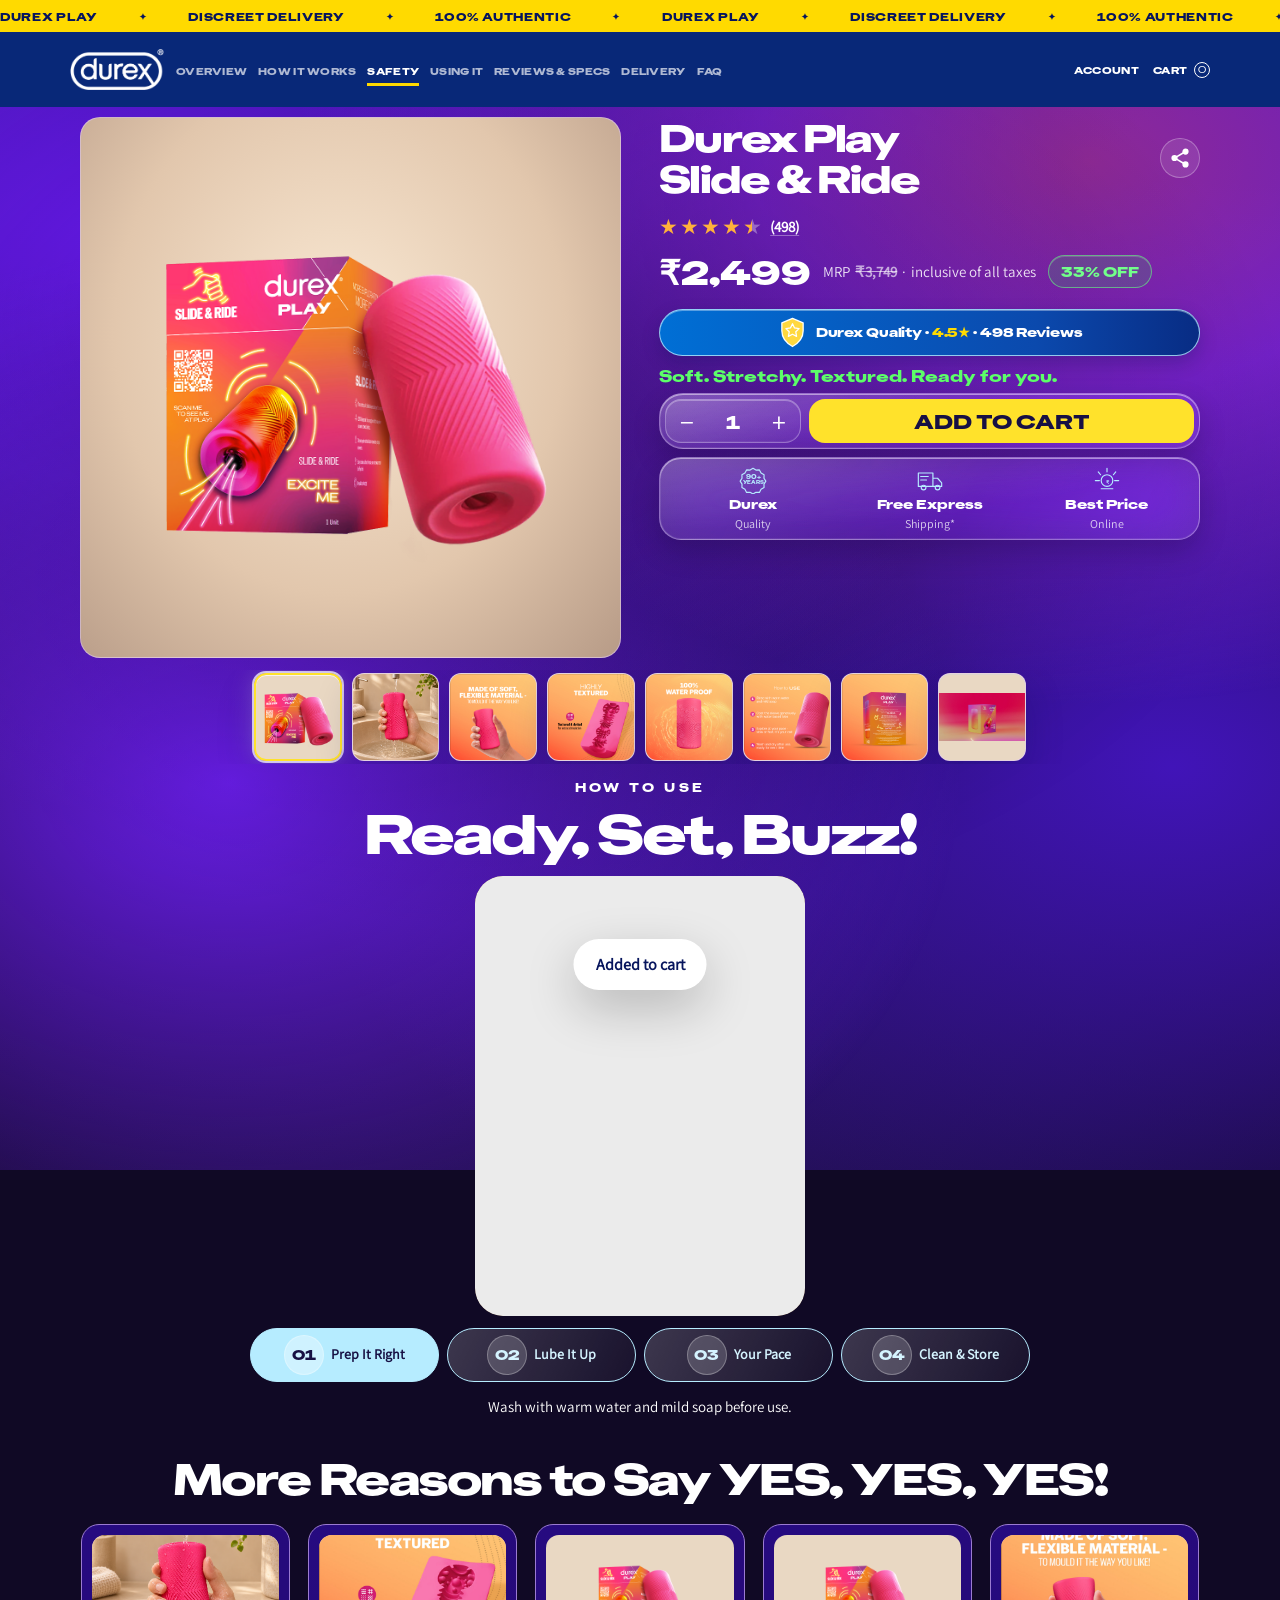
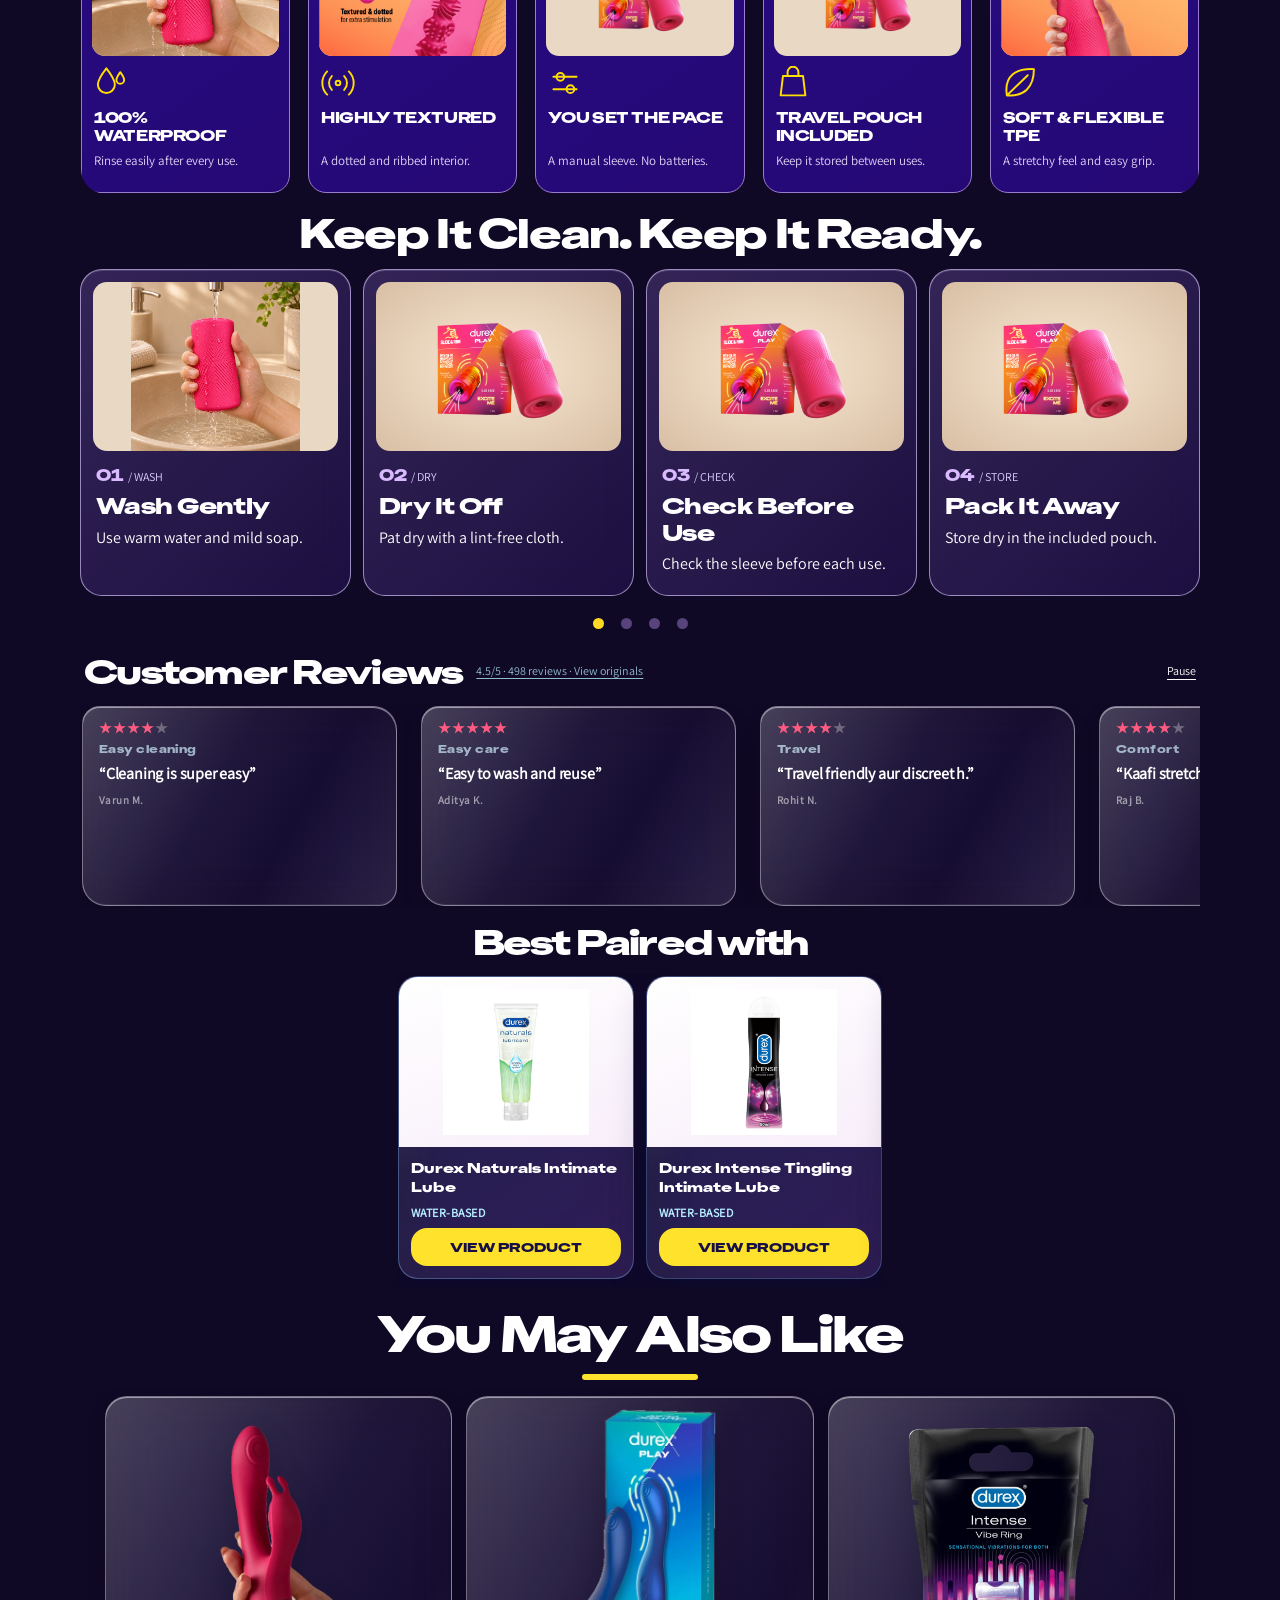
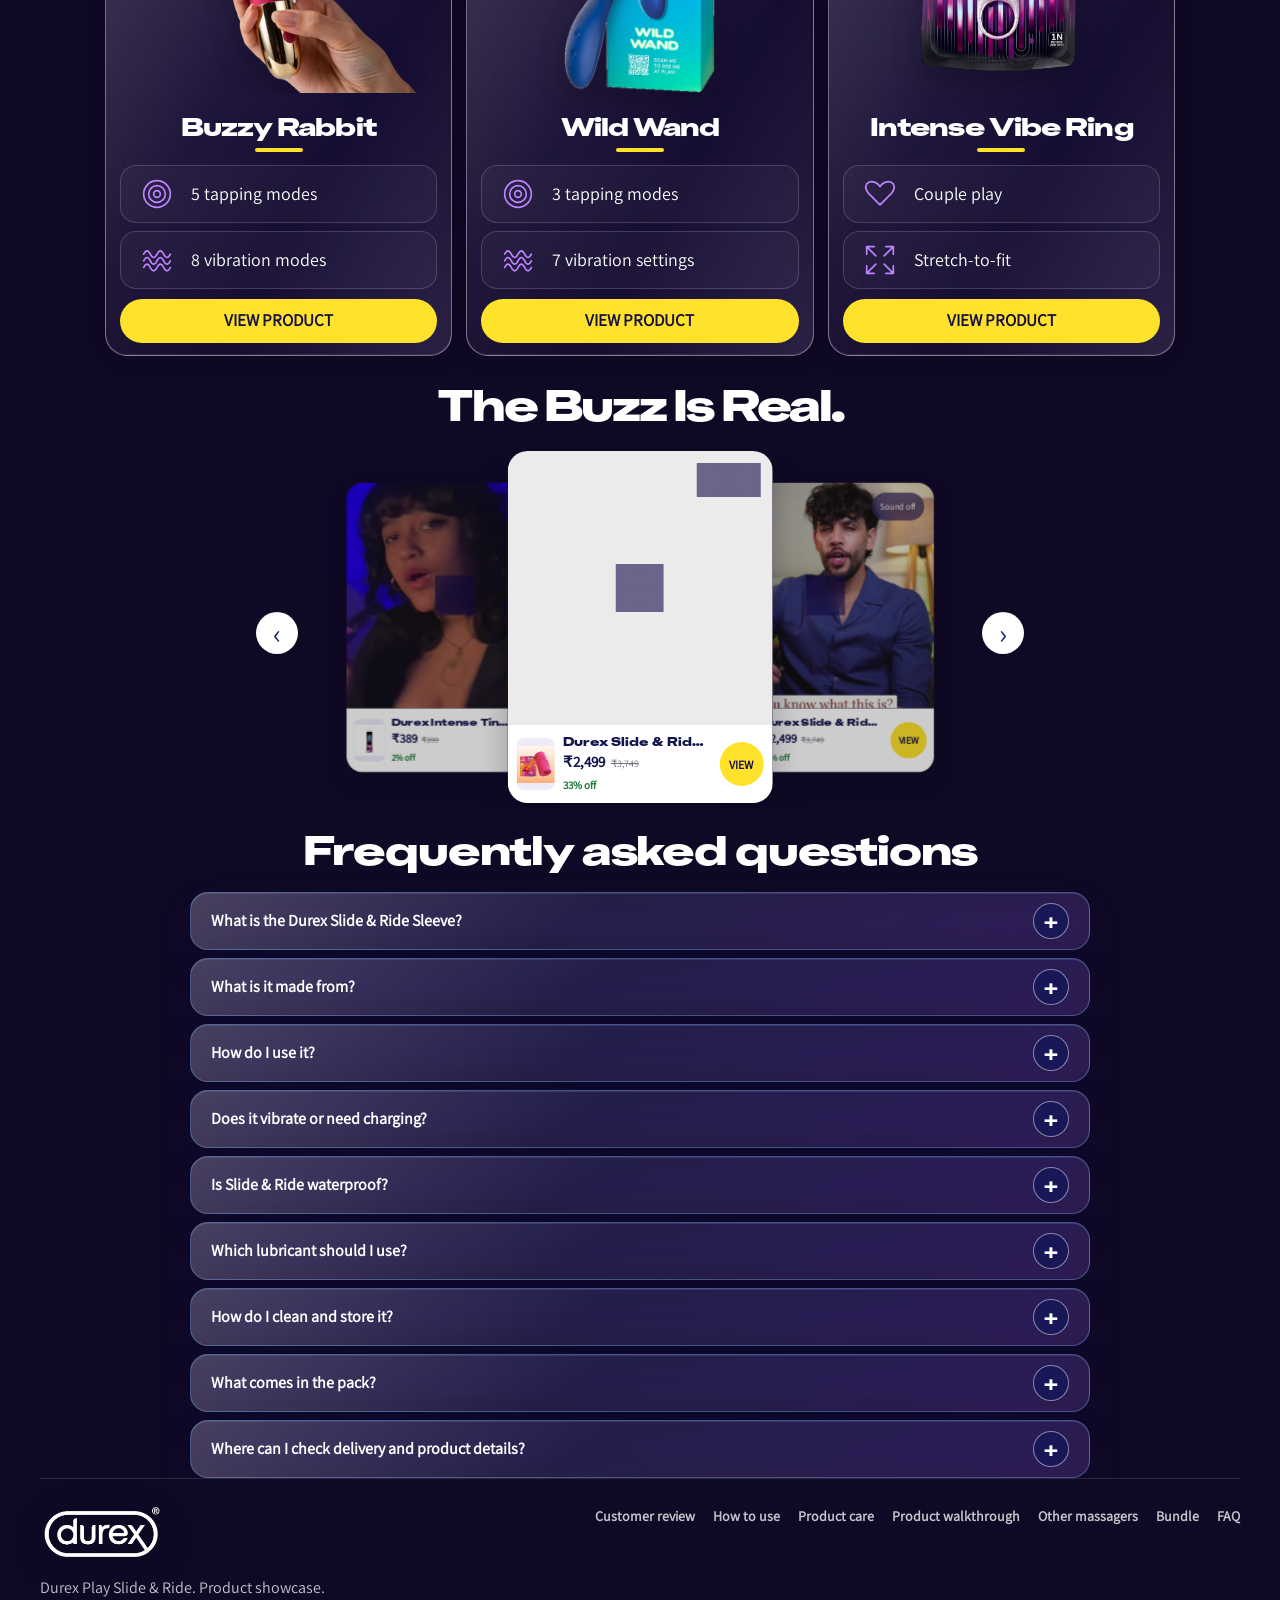
<file: slide-ride/index.html>
<!doctype html>
<html lang="en">
<head>
  <meta charset="utf-8">
  <meta name="viewport" content="width=device-width, initial-scale=1">
  <meta name="theme-color" content="#082679">
  <title>Durex Play Slide &amp; Ride | Sleeve for Men</title>
  <meta name="description" content="Meet Durex Slide &amp; Ride. Soft, flexible and textured, with a waterproof design and included travel pouch. Explore product details, care, reviews and FAQs.">
  <link rel="preload" href="assets/fonts/one-bold.woff2" as="font" type="font/woff2" crossorigin>
  <link rel="preload" href="assets/fonts/assist-regular.woff2" as="font" type="font/woff2" crossorigin>
  <link rel="preconnect" href="https://www.durexindia.com" crossorigin>
  <link rel="stylesheet" href="styles.css?v=faster-gradient-2">
  <link rel="stylesheet" href="responsive.css?v=bigbang-gradient-2">
  <link rel="stylesheet" href="specifications.css?v=tap-pulse-1">
  <link rel="stylesheet" href="desktop-scale.css?v=product-pricing-hierarchy-1">
  <link rel="stylesheet" href="mobile-scale.css?v=explore-reels-faq-2">
  <link rel="stylesheet" href="glass-cards.css?v=premium-luminous-glass-17">
  <link rel="stylesheet" href="visual-hierarchy.css?v=explore-label-layer-fix-5">
  <link rel="stylesheet" href="features-mode-ui.css?v=mobile-compact-6">
  <link rel="stylesheet" href="targeted-frosted-glass.css?v=3">
  <link rel="stylesheet" href="care-routine.css?v=3">
  <link rel="stylesheet" href="hero-transparency.css?v=thumbnail-fill-7">
  <link rel="stylesheet" href="glass-compare.css?v=compact-2">
  <link rel="stylesheet" href="product-story.css?v=compact-2">
  <link rel="stylesheet" href="how-demo.css?v=portrait-2">
  <link rel="stylesheet" href="section-glass-refresh.css?v=gallery-mode-2">
  <noscript><style>.site-preloader{display:none!important}</style></noscript>
  <link rel="stylesheet" href="buzzy-reels.css?v=4">
  <script src="buzzy-reels.js?v=2" defer></script>
  <link rel="stylesheet" href="hero-desktop-alignment.css?v=1">
  <link rel="stylesheet" href="responsive-rail-fixes.css?v=1">
  <link rel="stylesheet" href="requested-sizing.css?v=2">
  <link rel="stylesheet" href="section-rhythm.css?v=1">
  <link rel="stylesheet" href="client-feedback.css?v=4">
  <link rel="stylesheet" href="approved-shoot.css?v=1">
  <link rel="stylesheet" href="mobile-media-refinement.css?v=4">
  <link rel="stylesheet" href="care-violet.css?v=1">
<link rel="stylesheet" href="feature-option1.css?v=2">
<link rel="stylesheet" href="desktop-card-sizing.css?v=2">
<link rel="stylesheet" href="client-markups.css?v=3">
<link rel="stylesheet" href="feature-motion.css?v=2">
<link rel="stylesheet" href="slide-ride.css"></head>
<body>
  <div class="site-preloader" id="sitePreloader" role="status" aria-label="Loading Durex Play Slide &amp; Ride">
    <span class="site-preloader-logo" aria-hidden="true">durex</span>
    <span class="site-preloader-pulse" aria-hidden="true"></span>
  </div>
  <header class="site-header">
    <div class="announcement-bar" aria-label="Store announcements">
      <div class="announcement-track">
        <span>DUREX PLAY</span><i aria-hidden="true">✦</i><span>DISCREET DELIVERY</span><i aria-hidden="true">✦</i><span>100% AUTHENTIC</span><i aria-hidden="true">✦</i>
        <span>DUREX PLAY</span><i aria-hidden="true">✦</i><span>DISCREET DELIVERY</span><i aria-hidden="true">✦</i><span>100% AUTHENTIC</span><i aria-hidden="true">✦</i>
      </div>
    </div>
    <div class="nav-shell">
      <a class="brand" href="#top" aria-label="Durex home">
        <span class="brand-logo" aria-hidden="true">durex</span>
      </a>
      <nav class="desktop-nav" aria-label="Primary">
        <a href="#shop">OVERVIEW</a>
        <a href="#how-to-use">HOW IT WORKS</a>
        <a class="active" href="#product-story">SAFETY</a>
        <a href="#how-to-use">USING IT</a>
        <a href="#reviews">REVIEWS &amp; SPECS</a>
        <a href="#bundle">DELIVERY</a>
        <a href="#review-center">FAQ</a>
      </nav>
      <div class="nav-actions">
        <a href="https://www.durexindia.com/products/durex-slide-ride-sleeve-for-men" target="_blank" rel="noopener">ACCOUNT</a>
        <a href="#shop">CART <span class="cart-count">0</span></a>
      </div>
    </div>
  </header>

  <main id="top">
    <section class="section-pad hero-section" id="shop">
      <div class="shell hero-shell">
        <div class="hero-left">
          <div class="main-media-card transparent-hero-media"><img id="mainImage" class="slide-hero-cutout" src="assets/slide-ride/product.png" alt="Durex Slide &amp; Ride sleeve with its original packaging" fetchpriority="high" decoding="async"><video id="heroVideo" class="hero-video" hidden muted loop playsinline preload="none" poster="assets/slide-ride/video-poster.jpg" aria-label="Durex Slide &amp; Ride official product film"><source src="assets/slide-ride/official.mp4" type="video/mp4"></source></video></div>
          <div class="thumb-grid" role="list"><button class="thumb active" type="button" data-src="assets/slide-ride/product.png" data-alt="Slide &amp; Ride sleeve and packaging" aria-label="View gallery image 1: Slide &amp; Ride sleeve and packaging"><img src="assets/slide-ride/product.png" alt="Slide &amp; Ride sleeve and packaging" width="360" height="360" loading="lazy"></button><button class="thumb " type="button" data-src="assets/slide-ride/wash.png" data-alt="Slide &amp; Ride rinse and care" aria-label="View gallery image 2: Slide &amp; Ride rinse and care"><img src="assets/slide-ride/wash.png" alt="Slide &amp; Ride rinse and care" width="360" height="360" loading="lazy"></button><button class="thumb " type="button" data-src="assets/slide-ride/hand.jpg" data-alt="Soft and flexible material" aria-label="View gallery image 3: Soft and flexible material"><img src="assets/slide-ride/hand.jpg" alt="Soft and flexible material" width="360" height="360" loading="lazy"></button><button class="thumb " type="button" data-src="assets/slide-ride/texture.jpg" data-alt="Textured sleeve interior" aria-label="View gallery image 4: Textured sleeve interior"><img src="assets/slide-ride/texture.jpg" alt="Textured sleeve interior" width="360" height="360" loading="lazy"></button><button class="thumb " type="button" data-src="assets/slide-ride/waterproof.jpg" data-alt="Waterproof sleeve" aria-label="View gallery image 5: Waterproof sleeve"><img src="assets/slide-ride/waterproof.jpg" alt="Waterproof sleeve" width="360" height="360" loading="lazy"></button><button class="thumb " type="button" data-src="assets/slide-ride/how.jpg" data-alt="Official care and usage guide" aria-label="View gallery image 6: Official care and usage guide"><img src="assets/slide-ride/how.jpg" alt="Official care and usage guide" width="360" height="360" loading="lazy"></button><button class="thumb " type="button" data-src="assets/slide-ride/package.jpg" data-alt="Product packaging" aria-label="View gallery image 7: Product packaging"><img src="assets/slide-ride/package.jpg" alt="Product packaging" width="360" height="360" loading="lazy"></button><button class="thumb" type="button" data-media="video" data-src="assets/slide-ride/official.mp4" data-poster="assets/slide-ride/video-poster.jpg" data-alt="Durex Slide &amp; Ride product film" aria-label="Play official product film"><img src="assets/slide-ride/video-poster.jpg" alt="Official product film" loading="lazy"></button></div>
        </div>

        <div class="hero-right product-detail-card">
          <div class="product-title-row">
            <h1>Durex Play Slide &amp; Ride</h1>
            <button class="product-share" id="productShare" type="button" aria-label="Share Durex Play Slide &amp; Ride">
              <svg viewbox="0 0 24 24" aria-hidden="true"><circle cx="18" cy="5" r="2.5"></circle><circle cx="6" cy="12" r="2.5"></circle><circle cx="18" cy="19" r="2.5"></circle><path d="m8.2 10.8 7.6-4.5M8.2 13.2l7.6 4.5"></path></svg>
            </button>
          </div>

          <div class="product-rating" aria-label="4.5 out of 5 stars from 498 reviews">
            <div class="product-stars" aria-hidden="true"><span>★</span><span>★</span><span>★</span><span>★</span><span class="half-star">★</span></div>
            <a href="#reviews">(498)</a>
          </div>

          <div class="product-price-block">
            <div class="price-row">
              <span class="price">₹2,499</span>
              <span class="tax-copy">MRP <del>₹3,749</del><span aria-hidden="true"> · </span>inclusive of all taxes</span>
              <span class="discount">33% OFF</span>
            </div>
          </div>

          <div class="trusted-strip" aria-label="Durex Quality, rated 4.5 stars from 498 reviews">
            <span class="trusted-shield" aria-hidden="true">
              <svg viewbox="0 0 28 32"><path d="M14 1.5 25 6v8.3c0 7.2-4.6 12.7-11 16.2-6.4-3.5-11-9-11-16.2V6L14 1.5Z"></path><path d="m14 7 2.1 4.3 4.7.7-3.4 3.3.8 4.7-4.2-2.2L9.8 20l.8-4.7L7.2 12l4.7-.7L14 7Z"></path></svg>
            </span>
            <strong>Durex Quality · <em>4.5★</em> · 498 Reviews</strong>
          </div>
          <p class="prepaid-offer">Soft. Stretchy. Textured. Ready for you.</p>

          <div class="purchase-card">
            <div class="qty" aria-label="Quantity selector">
              <button type="button" id="minus" aria-label="Decrease quantity">−</button>
              <span id="qty">1</span>
              <button type="button" id="plus" aria-label="Increase quantity">+</button>
            </div>
            <button class="primary-cta" id="addToCart" type="button">Add to Cart</button>
          </div>

          <div class="trust-assurance-card" aria-label="Durex shopping assurances">
            <div class="assurance-item">
              <span class="assurance-icon assurance-seal" aria-hidden="true"><svg viewbox="0 0 48 48"><path d="M24 4 29 7l6-.3 2.8 5.3 5.2 3-.2 6 3.2 5-3.2 5 .2 6-5.2 3-2.8 5.3-6-.3-5 3-5-3-6 .3L10.2 40 5 37l.2-6L2 26l3.2-5L5 15l5.2-3L13 6.7l6 .3 5-3Z"></path><text x="24" y="22">90+</text><text x="24" y="31">YEARS</text></svg></span>
              <strong>Durex</strong><span>Quality</span>
            </div>
            <div class="assurance-item">
              <span class="assurance-icon" aria-hidden="true"><svg viewbox="0 0 48 48"><path d="M4 12h25v23H4zM29 21h8l7 8v6H29z"></path><circle cx="13" cy="37" r="4"></circle><circle cx="37" cy="37" r="4"></circle><path d="M8 18h13M8 24h10"></path></svg></span>
              <strong>Free Express</strong><span>Shipping*</span>
            </div>
            <div class="assurance-item">
              <span class="assurance-icon" aria-hidden="true"><svg viewbox="0 0 48 48"><circle cx="24" cy="25" r="10"></circle><path d="M24 4v6M9 10l4 5M39 10l-4 5M4 25h7M37 25h7M14 39h20"></path><text x="24" y="30">₹</text></svg></span>
              <strong>Best Price</strong><span>Online</span>
            </div>
          </div>
        </div>
      </div>
    </section>

    <section id="how-to-use" class="how-demo" aria-labelledby="howDemoTitle">
      <div class="how-demo-shell">
        <header class="how-demo-heading"><p>HOW TO USE</p><h2 id="howDemoTitle">Ready, Set, Buzz!</h2></header>
        <div class="how-demo-media">
          <video id="howUseVideo" autoplay muted loop playsinline preload="metadata" poster="assets/reels/durex-4-poster.jpg" width="540" height="962" aria-label="Official Durex Slide &amp; Ride product demonstration"><source src="assets/reels/durex-4-url.mp4" type="video/mp4"></source></video>
        </div>
        <div class="how-demo-controls" role="group" aria-label="Choose a control step">
          <button class="how-demo-arrow" type="button" data-how-direction="-1" aria-label="Previous step" aria-controls="howDemoOptions"><svg viewbox="0 0 24 24" aria-hidden="true"><path d="m14 5-7 7 7 7"></path></svg></button>
          <div class="how-demo-options" id="howDemoOptions">
            <button class="how-demo-tab is-active" type="button" data-how-step="0" aria-pressed="true" aria-controls="howDemoCaption"><span>01</span><strong>Prep It Right</strong></button>
            <button class="how-demo-tab" type="button" data-how-step="1" aria-pressed="false" aria-controls="howDemoCaption"><span>02</span><strong>Lube It Up</strong></button>
            <button class="how-demo-tab" type="button" data-how-step="2" aria-pressed="false" aria-controls="howDemoCaption"><span>03</span><strong>Your Pace</strong></button>
            <button class="how-demo-tab" type="button" data-how-step="3" aria-pressed="false" aria-controls="howDemoCaption"><span>04</span><strong>Clean &amp; Store</strong></button>
          </div>
          <button class="how-demo-arrow" type="button" data-how-direction="1" aria-label="Next step" aria-controls="howDemoOptions"><svg viewbox="0 0 24 24" aria-hidden="true"><path d="m10 5 7 7-7 7"></path></svg></button>
        </div>
        <p class="how-demo-caption" id="howDemoCaption">Wash with warm water and mild soap before use.</p>
      </div>
    </section>

    <section id="product-story" class="product-story" aria-labelledby="productStoryTitle">
      <div class="story-shell">
        <header class="story-heading">

          <h2 id="productStoryTitle">More Reasons to Say YES, YES, YES!</h2>

          <div class="story-arrows"><button type="button" data-story-direction="-1" aria-label="Previous product detail" aria-controls="productStoryRail">←</button><button type="button" data-story-direction="1" aria-label="Next product detail" aria-controls="productStoryRail">→</button></div>
        </header>
        <div class="story-rail" id="productStoryRail" tabindex="0" role="region" aria-label="Product details — scroll to explore">
          <article class="story-card" aria-label="1 of 5: 100% WATERPROOF"><div class="usp-symbol usp-photo usp-photo--wash"><img src="assets/slide-ride/wash.png" alt="100% Waterproof — Slide &amp; Ride" loading="lazy" decoding="async"></div><div class="story-card-copy"><span class="feature-line-icon" aria-hidden="true"><svg viewbox="0 0 44 44" fill="none" stroke="currentColor" stroke-width="2.5" stroke-linecap="round" stroke-linejoin="round"><path d="M16 3S5 17 5 24a11 11 0 0 0 22 0C27 17 16 3 16 3Z"></path><path d="M34 8s-5 7-5 10a5 5 0 0 0 10 0c0-3-5-10-5-10Z"></path></svg></span><h3>100% WATERPROOF</h3><p>Rinse easily after every use.</p></div></article>
<article class="story-card" aria-label="2 of 5: HIGHLY TEXTURED"><div class="usp-symbol usp-photo usp-photo--dual"><img src="assets/slide-ride/texture.jpg" alt="Highly Textured — Slide &amp; Ride" loading="lazy" decoding="async"></div><div class="story-card-copy"><span class="feature-line-icon" aria-hidden="true"><svg viewbox="0 0 44 44" fill="none" stroke="currentColor" stroke-width="2.5" stroke-linecap="round" stroke-linejoin="round"><circle cx="22" cy="22" r="3"></circle><path d="M14 13a13 13 0 0 0 0 18m16-18a13 13 0 0 1 0 18M8 7a21 21 0 0 0 0 30M36 7a21 21 0 0 1 0 30"></path></svg></span><h3>HIGHLY TEXTURED</h3><p>A dotted and ribbed interior.</p></div></article>
<article class="story-card" aria-label="3 of 5: YOU SET THE PACE"><div class="usp-symbol usp-photo usp-photo--runtime"><img src="assets/slide-ride/product.png" alt="You Set The Pace — Slide &amp; Ride" loading="lazy" decoding="async" class="slide-contain"></div><div class="story-card-copy"><span class="feature-line-icon" aria-hidden="true"><svg viewbox="0 0 44 44" fill="none" stroke="currentColor" stroke-width="2.5" stroke-linecap="round" stroke-linejoin="round"><path d="M7 14h30M7 30h30"></path><circle cx="16" cy="14" r="5"></circle><circle cx="29" cy="30" r="5"></circle></svg></span><h3>YOU SET THE PACE</h3><p>A manual sleeve. No batteries.</p></div></article>
<article class="story-card" aria-label="4 of 5: TRAVEL POUCH INCLUDED"><div class="usp-symbol usp-photo usp-photo--charge"><img src="assets/slide-ride/product.png" alt="Travel Pouch Included — Slide &amp; Ride" loading="lazy" decoding="async" class="slide-contain"></div><div class="story-card-copy"><span class="feature-line-icon" aria-hidden="true"><svg viewbox="0 0 44 44" fill="none" stroke="currentColor" stroke-width="2.5" stroke-linecap="round" stroke-linejoin="round"><path d="M9 13h26l3 25H6ZM15 13V8a7 7 0 0 1 14 0v5"></path></svg></span><h3>TRAVEL POUCH INCLUDED</h3><p>Keep it stored between uses.</p></div></article>
<article class="story-card" aria-label="5 of 5: SOFT &amp; FLEXIBLE TPE"><div class="usp-symbol usp-photo usp-photo--silicone"><img src="assets/slide-ride/hand.jpg" alt="Soft &amp; Flexible Tpe — Slide &amp; Ride" loading="lazy" decoding="async"></div><div class="story-card-copy"><span class="feature-line-icon" aria-hidden="true"><svg viewbox="0 0 44 44" fill="none" stroke="currentColor" stroke-width="2.5" stroke-linecap="round" stroke-linejoin="round"><path d="M5 38C1 12 17 3 40 4c0 24-13 36-35 34ZM5 38 32 12"></path></svg></span><h3>SOFT &amp; FLEXIBLE TPE</h3><p>A stretchy feel and easy grip.</p></div></article>
        </div>
        <footer class="story-footer">
          <span class="story-count" aria-live="polite" aria-atomic="true"><span id="storyCurrent">01</span> / 05</span>
          <span class="story-progress" aria-hidden="true"><span id="storyProgress"></span></span>
          <span class="story-hint">SCROLL TO EXPLORE →</span>
          <div class="story-arrows"><button type="button" data-story-direction="-1" aria-label="Previous product detail" aria-controls="productStoryRail">←</button><button type="button" data-story-direction="1" aria-label="Next product detail" aria-controls="productStoryRail">→</button></div>
        </footer>
      </div>
    </section>

<section class="section-pad section-offset care-routine" id="product-care" aria-labelledby="careRoutineTitle">
      <div class="care-routine-inner">
        <h2 id="careRoutineTitle">Keep It Clean. Keep It Ready.</h2>
        <div class="care-routine-grid" aria-label="Your four-step care routine">
          <button type="button" class="care-routine-card is-selected" data-routine-step="0" aria-pressed="true">
            <img class="care-routine-photo slide-care-photo " src="assets/slide-ride/wash.png" alt="Slide &amp; Ride: wash" loading="lazy"><span class="care-routine-copy"><span class="care-routine-label"><b>01</b><span> / Wash</span></span><span class="care-routine-title">Wash Gently</span><span class="care-routine-description">Use warm water and mild soap.</span></span>
          </button>
          <button type="button" class="care-routine-card" data-routine-step="1" aria-pressed="false">
            <img class="care-routine-photo slide-care-photo is-cutout" src="assets/slide-ride/product.png" alt="Slide &amp; Ride: dry" loading="lazy"><span class="care-routine-copy"><span class="care-routine-label"><b>02</b><span> / Dry</span></span><span class="care-routine-title">Dry It Off</span><span class="care-routine-description">Pat dry with a lint-free cloth.</span></span>
          </button>
          <button type="button" class="care-routine-card" data-routine-step="2" aria-pressed="false">
            <img class="care-routine-photo slide-care-photo is-cutout" src="assets/slide-ride/product.png" alt="Slide &amp; Ride: check" loading="lazy"><span class="care-routine-copy"><span class="care-routine-label"><b>03</b><span> / Check</span></span><span class="care-routine-title">Check Before Use</span><span class="care-routine-description">Check the sleeve before each use.</span></span>
          </button>
          <button type="button" class="care-routine-card" data-routine-step="3" aria-pressed="false">
            <img class="care-routine-photo slide-care-photo is-cutout" src="assets/slide-ride/product.png" alt="Slide &amp; Ride: store" loading="lazy"><span class="care-routine-copy"><span class="care-routine-label"><b>04</b><span> / Store</span></span><span class="care-routine-title">Pack It Away</span><span class="care-routine-description">Store dry in the included pouch.</span></span>
          </button>
        </div>
        <div class="care-routine-footer"><p><span>Your care routine</span></p><div class="care-routine-dots" aria-label="Highlight a care step">
          <button type="button" data-routine-dot="0" aria-label="Highlight wash" aria-pressed="true" class="is-selected"></button>
          <button type="button" data-routine-dot="1" aria-label="Highlight dry" aria-pressed="false" class=""></button>
          <button type="button" data-routine-dot="2" aria-label="Highlight check" aria-pressed="false" class=""></button>
          <button type="button" data-routine-dot="3" aria-label="Highlight storage" aria-pressed="false" class=""></button>
        </div></div>
      </div>
    </section>

    <section class="section-pad section-offset" id="reviews">
      <div class="shell customer-review-shell">
        <div class="review-heading">
          <div class="section-heading-block"><h2>Customer Reviews</h2><a class="review-source" href="https://www.durexindia.com/products/durex-slide-ride-sleeve-for-men" target="_blank" rel="noopener">4.5/5 · 498 reviews · View originals</a></div>
          <button class="review-pause" type="button" aria-pressed="false">Pause</button>
        </div>
        <div class="review-viewport" tabindex="0" role="region" aria-label="Customer review excerpts, automatically moving right to left">
          <div class="review-track"><div class="review-group"><article class="review-card"><div class="review-card-heading"><h3>Easy cleaning</h3><span class="review-rating" aria-label="4 out of 5 stars">4/5</span></div><blockquote>“Cleaning is super easy”</blockquote><span class="review-author">Varun M.</span></article><article class="review-card"><div class="review-card-heading"><h3>Easy care</h3><span class="review-rating" aria-label="5 out of 5 stars">5/5</span></div><blockquote>“Easy to wash and reuse”</blockquote><span class="review-author">Aditya K.</span></article><article class="review-card"><div class="review-card-heading"><h3>Travel</h3><span class="review-rating" aria-label="4 out of 5 stars">4/5</span></div><blockquote>“Travel friendly aur discreet h.”</blockquote><span class="review-author">Rohit N.</span></article><article class="review-card"><div class="review-card-heading"><h3>Comfort</h3><span class="review-rating" aria-label="4 out of 5 stars">4/5</span></div><blockquote>“Kaafi stretchy aur soft material h.”</blockquote><span class="review-author">Raj B.</span></article></div></div>
        </div>
      </div>
    </section>

    <section class="section-pad section-offset" id="bundle">
      <div class="shell card-shell bundle-shell">
        <div class="section-heading-block">
          <h2>Best Paired with</h2>
          <p>Swipe our lube picks to find your perfect match.</p>
        </div>
        <div class="bundle-viewport">
          <button class="bundle-arrow bundle-arrow-prev" id="bundlePrev" type="button" aria-label="Previous lube">‹</button>
          <div class="bundle-grid" id="bundleRail" tabindex="0" role="region" aria-label="Water-based lubricants to pair with Slide &amp; Ride">
            <article class="bundle-card is-centred">
              <div class="bundle-media"><img src="assets/slide-ride/naturals.webp" alt="Durex Naturals water-based lubricant"></div>
              <div class="bundle-content"><h3>Durex Naturals Intimate Lube</h3><p>Water-based</p><button type="button" data-product-url="https://www.durexindia.com/products/durex-naturals-lubricant-100-ml-pack-of-2">View product</button></div>
            </article>
            <article class="bundle-card">
              <div class="bundle-media"><img src="assets/lubes/intense-50ml.png" alt="Durex Intense Tingling intimate lube"></div>
              <div class="bundle-content"><h3>Durex Intense Tingling Intimate Lube</h3><p>Water-based</p><button type="button" data-product-url="https://www.durexindia.com/products/durex-intense-lube-50-ml">View product</button></div>
            </article>
            <article class="bundle-card">
              <div class="bundle-media"><img src="assets/lubes/strawberry-50ml.png" alt="Durex Strawberry flavoured intimate lube"></div>
              <div class="bundle-content"><h3>Durex Strawberry Flavoured Lube</h3><p>Water-based</p><button type="button" data-product-url="https://www.durexindia.com/products/durex-play-lubricant-gel-saucy-strawberry-50ml">View product</button></div>
            </article>
            <article class="bundle-card">
              <div class="bundle-media"><img src="assets/lubes/cherry-50ml.png" alt="Durex Cherry flavoured intimate lube"></div>
              <div class="bundle-content"><h3>Durex Cherry Flavoured Intimate Lube</h3><p>Water-based</p><button type="button" data-product-url="https://www.durexindia.com/products/durex-play-lubricant-gel-cheeky-cherry-50ml">View product</button></div>
            </article>
          </div>
          <button class="bundle-arrow bundle-arrow-next" id="bundleNext" type="button" aria-label="Next lube">›</button>
        </div>
      </div>
    </section>

    <section class="section-pad section-offset vibe-compare" id="comparison" aria-labelledby="vibeCompareTitle">
      <div class="vibe-compare-panel">
        <h2 id="vibeCompareTitle">You May Also Like</h2>
        <div class="vibe-rail" id="vibeRail" tabindex="0" role="region" aria-label="Compare three Durex products">
          <article class="vibe-card" id="vibe-buzzy" aria-labelledby="vibe-title-buzzy">
            <div class="vibe-media vibe-media--buzzy"><img src="assets/features/mode-poster.webp" alt="Pink and gold Buzzy Rabbit held in a hand" loading="lazy" decoding="async" width="400" height="420"></div>
            <h3 id="vibe-title-buzzy">Buzzy Rabbit</h3>
            <ul class="vibe-facts"><li><svg viewbox="0 0 48 48" fill="none" stroke="currentColor" stroke-width="2" stroke-linecap="round" stroke-linejoin="round" aria-hidden="true"><circle cx="24" cy="24" r="16"></circle><circle cx="24" cy="24" r="10"></circle><circle cx="24" cy="24" r="4"></circle></svg><span>5 tapping modes</span></li><li><svg viewbox="0 0 48 48" fill="none" stroke="currentColor" stroke-width="2" stroke-linecap="round" stroke-linejoin="round" aria-hidden="true"><path d="M8 17q4-8 8 0t8 0t8 0t8 0M8 25q4-8 8 0t8 0t8 0t8 0M8 33q4-8 8 0t8 0t8 0t8 0"></path></svg><span>8 vibration modes</span></li></ul>
            <a class="vibe-link" href="https://www.durexindia.com/products/durex-play-buzzy-rabbit" target="_blank" rel="noopener">View product </a>
          </article>
          <article class="vibe-card" id="vibe-wand" aria-labelledby="vibe-title-wand">
            <div class="vibe-media vibe-media--wand"><img src="assets/massagers/wild-wand.webp" alt="Blue Wild Wand with its teal Durex Play packaging" loading="lazy" decoding="async" width="400" height="420"></div>
            <h3 id="vibe-title-wand">Wild Wand</h3>
            <ul class="vibe-facts"><li><svg viewbox="0 0 48 48" fill="none" stroke="currentColor" stroke-width="2" stroke-linecap="round" stroke-linejoin="round" aria-hidden="true"><circle cx="24" cy="24" r="16"></circle><circle cx="24" cy="24" r="10"></circle><circle cx="24" cy="24" r="4"></circle></svg><span>3 tapping modes</span></li><li><svg viewbox="0 0 48 48" fill="none" stroke="currentColor" stroke-width="2" stroke-linecap="round" stroke-linejoin="round" aria-hidden="true"><path d="M8 17q4-8 8 0t8 0t8 0t8 0M8 25q4-8 8 0t8 0t8 0t8 0M8 33q4-8 8 0t8 0t8 0t8 0"></path></svg><span>7 vibration settings</span></li></ul>
            <a class="vibe-link" href="https://www.durexindia.com/products/durex-play-wild-wand" target="_blank" rel="noopener">View product </a>
          </article>
          <article class="vibe-card" id="vibe-ring" aria-labelledby="vibe-title-ring">
            <div class="vibe-media vibe-media--ring"><img src="assets/massagers/intense-vibe-ring.webp" alt="Durex Intense Vibe Ring packaging" loading="lazy" decoding="async" width="400" height="420"></div>
            <h3 id="vibe-title-ring">Intense Vibe Ring</h3>
            <ul class="vibe-facts"><li><svg viewbox="0 0 48 48" fill="none" stroke="currentColor" stroke-width="2" stroke-linecap="round" stroke-linejoin="round" aria-hidden="true"><path d="M24 37 10 23C0 10 17 4 24 15 31 4 48 10 38 23Z"></path></svg><span>Couple play</span></li><li><svg viewbox="0 0 48 48" fill="none" stroke="currentColor" stroke-width="2" stroke-linecap="round" stroke-linejoin="round" aria-hidden="true"><path d="M17 8H8v9m23-9h9v9M8 31v9h9m23-9v9h-9M8 8l11 11m21-11L29 19M8 40l11-11m21 11L29 29"></path></svg><span>Stretch-to-fit</span></li></ul>
            <a class="vibe-link" href="https://www.durexindia.com/products/durex-intense-vibe-ring" target="_blank" rel="noopener">View product </a>
          </article>
        </div>
        <div class="vibe-dots" aria-label="Choose a product"><button type="button" aria-label="Show Buzzy Rabbit" aria-controls="vibe-buzzy" aria-pressed="true" data-vibe-index="0" class="is-active"><span></span></button><button type="button" aria-label="Show Wild Wand" aria-controls="vibe-wand" aria-pressed="false" data-vibe-index="1"><span></span></button><button type="button" aria-label="Show Intense Vibe Ring" aria-controls="vibe-ring" aria-pressed="false" data-vibe-index="2"><span></span></button></div>
      </div>
    </section>

    <section class="section-pad section-offset" id="loved" aria-labelledby="reelsTitle">
      <div class="buzzy-reels-shell">
        <header class="buzzy-reels-heading"><h2 id="reelsTitle">The Buzz Is Real.</h2></header>
        <div class="buzzy-reels-stage" tabindex="0" role="region" aria-label="Durex community video carousel">
          <button class="buzzy-reels-arrow prev" type="button" aria-label="Previous reel" hidden>‹</button>
          <article class="buzzy-reel" data-pos="0">
            <div class="buzzy-reel-media">
              <video data-src="assets/reels/durex-4-url.mp4" poster="assets/reels/durex-4-poster.jpg" width="540" height="962" muted loop playsinline preload="none" aria-label="Durex Slide &amp; Ride Sleeve for Men official reel"></video>
              <button class="buzzy-reel-toggle" type="button" aria-label="Play reel">▶</button>
              <button class="buzzy-reel-sound" type="button" aria-label="Unmute reel" aria-pressed="false">Sound off</button>
            </div>
            <div class="buzzy-reel-product">
              <img src="assets/reels/durex-4-image.jpg" alt="Durex Slide &amp; Ride Sleeve for Men" width="52" height="64" loading="lazy">
              <div><strong>Durex Slide &amp; Ride Sleeve for Men</strong><p><b>₹2,499</b> <s>₹3,749</s></p><span>33% off</span></div>
              <a class="buzzy-reel-add" href="https://www.durexindia.com/products/durex-slide-ride-sleeve-for-men" target="_blank" rel="noopener" aria-label="View Durex Slide &amp; Ride Sleeve for Men">View</a>
            </div>
          </article>
<article class="buzzy-reel" data-pos="hidden">
            <div class="buzzy-reel-media">
              <video data-src="assets/reels/durex-5-url.mp4" poster="assets/reels/durex-5-poster.jpg" width="540" height="962" muted loop playsinline preload="none" aria-label="Durex Slide &amp; Ride Sleeve for Men official reel"></video>
              <button class="buzzy-reel-toggle" type="button" aria-label="Play reel">▶</button>
              <button class="buzzy-reel-sound" type="button" aria-label="Unmute reel" aria-pressed="false">Sound off</button>
            </div>
            <div class="buzzy-reel-product">
              <img src="assets/reels/durex-5-image.jpg" alt="Durex Slide &amp; Ride Sleeve for Men" width="52" height="64" loading="lazy">
              <div><strong>Durex Slide &amp; Ride Sleeve for Men</strong><p><b>₹2,499</b> <s>₹3,749</s></p><span>33% off</span></div>
              <a class="buzzy-reel-add" href="https://www.durexindia.com/products/durex-slide-ride-sleeve-for-men" target="_blank" rel="noopener" aria-label="View Durex Slide &amp; Ride Sleeve for Men">View</a>
            </div>
          </article>
<article class="buzzy-reel" data-pos="hidden">
            <div class="buzzy-reel-media">
              <video data-src="assets/reels/durex-8-url.mp4" poster="assets/reels/durex-8-poster.jpg" width="540" height="962" muted loop playsinline preload="none" aria-label="Durex Intense Tingling Lube | Water-Based official reel"></video>
              <button class="buzzy-reel-toggle" type="button" aria-label="Play reel">▶</button>
              <button class="buzzy-reel-sound" type="button" aria-label="Unmute reel" aria-pressed="false">Sound off</button>
            </div>
            <div class="buzzy-reel-product">
              <img src="assets/reels/durex-8-image.jpg" alt="Durex Intense Tingling Lube | Water-Based" width="52" height="64" loading="lazy">
              <div><strong>Durex Intense Tingling Lube | Water-Based</strong><p><b>₹389</b> <s>₹399</s></p><span>2% off</span></div>
              <a class="buzzy-reel-add" href="https://www.durexindia.com/products/durex-intense-lube-50-ml" target="_blank" rel="noopener" aria-label="View Durex Intense Tingling Lube | Water-Based">View</a>
            </div>
          </article>
          <button class="buzzy-reels-arrow next" type="button" aria-label="Next reel" hidden>›</button>
        </div>
      </div>
    </section>

    <section class="section-pad section-offset" id="review-center">
      <div class="shell card-shell split-shell faq-shell-custom">
        <div class="section-heading-block">
          <p class="eyebrow">FAQ</p>
          <h2>Frequently asked questions</h2>
        </div>
        <div class="faq-list"><details><summary>What is the Durex Slide &amp; Ride Sleeve?</summary><p>A soft, flexible manual sleeve for men, with an internal dotted and ribbed texture.</p></details><details><summary>What is it made from?</summary><p>Thermoplastic elastomer (TPE). It is designed to be soft and stretchy.</p></details><details><summary>How do I use it?</summary><p>Wash before use, apply a water-based lubricant to the opening and inside, and gently squeeze out excess air. Control the movement by hand. Follow the instructions on the pack.</p></details><details><summary>Does it vibrate or need charging?</summary><p>No. Slide &amp; Ride is a manual sleeve. It has no motor, charging cable or vibration controls.</p></details><details><summary>Is Slide &amp; Ride waterproof?</summary><p>Yes. The sleeve is 100% waterproof and can be rinsed with water.</p></details><details><summary>Which lubricant should I use?</summary><p>Choose a water-based lubricant. Avoid oil-based or silicone-based lubricants, massage oils and hand creams.</p></details><details><summary>How do I clean and store it?</summary><p>Wash with warm water and mild soap, then dry with a lint-free cloth. Store dry in a cool place, protected from dust, direct sunlight and heat.</p></details><details><summary>What comes in the pack?</summary><p>One Slide &amp; Ride sleeve and a discreet travel pouch.</p></details><details><summary>Where can I check delivery and product details?</summary><p>The purchase link takes you to Durex India, where you can confirm delivery, current offers and the full product information before ordering.</p></details></div>
      </div>
    </section>
  </main>

  <footer class="footer section-pad">
    <div class="shell footer-shell">
      <div>
        <span class="brand-logo brand-logo-footer" aria-hidden="true">durex</span>
        <p>Durex Play Slide &amp; Ride. Product showcase.</p>
      </div>
      <div class="footer-links">
        <a href="#reviews">Customer review</a>
        <a href="#how-to-use">How to use</a>
        <a href="#product-care">Product care</a>
        <a href="#product-story">Product walkthrough</a>
        <a href="#comparison">Other massagers</a>
        <a href="#bundle">Bundle</a>
        <a href="#review-center">FAQ</a>
      </div>
    </div>
  </footer>

  <div class="toast" id="toast" role="status" aria-live="polite">Added to cart</div>
  <aside class="sticky-purchase-bar" id="stickyPurchaseBar" aria-hidden="true" aria-label="Quick purchase" inert>
    <div class="sticky-product-copy">
      <strong>Durex Play Slide &amp; Ride</strong>
      <span>₹2,499 <del>₹3,749</del></span>
    </div>
    <div class="sticky-qty" aria-label="Quick purchase quantity selector">
      <button type="button" id="stickyMinus" aria-label="Decrease quantity">−</button>
      <span id="stickyQty">1</span>
      <button type="button" id="stickyPlus" aria-label="Increase quantity">+</button>
    </div>
    <button id="stickyAddToCart" type="button">Add to Cart</button>
  </aside>
  <script src="product-story.js?v=2" defer></script>
  <script src="glass-compare.js?v=1" defer></script>
  <script src="script.js?v=client-feedback-19" defer></script>
<dialog id="cartDialog" class="slide-cart"><div class="cart-heading"><h2>Your Cart</h2><button id="closeCart" aria-label="Close cart">×</button></div><div id="cartContents"></div><p class="cart-handoff">Checkout opens Durex India. Final price, delivery and offers are confirmed there.</p><a id="checkoutLink" class="primary-cta" target="_blank" rel="noopener">Continue to Durex</a></dialog><script src="slide-ride.js" defer></script></body>
</html>
</file>
<file: ride-vibe/styles.css>
@font-face{font-family:'One';src:url('assets/fonts/one-regular.woff2') format('woff2');font-weight:400;font-style:normal;font-display:swap}
@font-face{font-family:'One';src:url('assets/fonts/one-bold.woff2') format('woff2');font-weight:800;font-style:normal;font-display:swap}
@font-face{font-family:'Assist';src:url('assets/fonts/assist-regular.woff2') format('woff2');font-weight:400;font-style:normal;font-display:swap}

:root{
  --blue-900:#07155d;
  --blue-800:#0f2388;
  --blue-700:#1f3db6;
  --blue-500:#4a7eff;
  --cyan-300:#81d8ff;
  --cyan-200:#b6ecff;
  --pink-400:#ff5ab5;
  --pink-300:#ff87cb;
  --white:#ffffff;
  --text:#ffffff;
  --muted:rgba(255,255,255,.76);
  --line:rgba(255,255,255,.14);
  --card:rgba(7,21,93,.58);
  --card-soft:rgba(255,255,255,.08);
  --navy:#050b2e;
  --royal:#1c3dff;
  --sun:#ffd43b;
  --gold:#ff9f1c;
  --gutter:clamp(16px,3.6vw,56px);
  --max:1400px;
  --radius:28px;
  --shadow:0 22px 80px rgba(3,7,33,.18);
}
*{box-sizing:border-box}
html{scroll-behavior:smooth}
body{
  margin:0;
  background:#100925;
  position:relative;
  isolation:isolate;
  color:var(--text);
  font-family:'Assist',Arial,sans-serif;
  -webkit-font-smoothing:antialiased;
  overflow-x:hidden;
  /* The page stays static; two fixed layers below provide the motion. */
}
a{color:inherit;text-decoration:none}
button,input{font:inherit}
button{cursor:pointer}
img{display:block;max-width:100%}

/* Branded loading state: lightweight, non-blocking and visually continuous with the page. */
.site-preloader{
  position:fixed;
  inset:0;
  z-index:9999;
  display:grid;
  place-content:center;
  place-items:center;
  gap:20px;
  overflow:hidden;
  background:#100925;
  isolation:isolate;
  opacity:1;
  visibility:visible;
  transition:opacity .38s ease,visibility .38s ease;

}
.site-preloader.is-hidden{opacity:0;visibility:hidden;pointer-events:none}
.site-preloader-logo{
  position:relative;
  display:block;
  width:clamp(148px,22vw,220px);
  height:clamp(60px,9vw,90px);
  overflow:hidden;
  text-indent:-9999px;
  white-space:nowrap;
  background:url("https://www.durexindia.com/cdn/shop/files/Durex-logo-blue.png?v=1614323259&width=1500") center/contain no-repeat;
  filter:brightness(0) invert(1) drop-shadow(0 16px 32px rgba(0,0,0,.26));
}
.site-preloader-pulse{
  position:relative;
  width:92px;
  height:4px;
  overflow:hidden;
  border-radius:999px;
  background:rgba(255,255,255,.2);
}
.site-preloader-pulse::after{
  content:"";
  position:absolute;
  inset:0;
  border-radius:inherit;
  background:linear-gradient(90deg,transparent,#ffd43b,transparent);
  transform:translateX(-100%);
  animation:preloader-pulse 1.15s ease-in-out infinite;
}
@keyframes preloader-pulse{to{transform:translateX(100%)}}
@media(prefers-reduced-motion:reduce){
  body,.site-preloader,.site-preloader-pulse::after{animation:none!important}
}
/* Shared liquid-colour field: overlapping soft currents, identical on load and page.
   Transform-only motion, stable viewport canvas, matching first/last poses. */
body::before,body::after,.site-preloader::before,.site-preloader::after{
  content:"";position:fixed;pointer-events:none;
  top:-30vh;top:-30lvh;left:-30vw;width:160vw;height:160vh;height:160lvh;
  background-repeat:no-repeat;will-change:transform;transform-origin:center;
}
body::before,.site-preloader::before{
  z-index:-2;
  background:
    radial-gradient(ellipse at 26% 36%,rgba(111,27,255,1),rgba(101,28,242,.76) 18%,transparent 43%),
    radial-gradient(ellipse at 76% 72%,rgba(65,20,184,1),transparent 40%),
    linear-gradient(128deg,#080611,#100925 42%,#20104b 70%,#090614);
  animation:violet-water-current 3.888889s ease-in-out infinite;
}
body::after,.site-preloader::after{
  z-index:-1;
  background:
    radial-gradient(ellipse at 44% 48%,rgba(0,0,0,.32),transparent 48%),
    radial-gradient(ellipse at 72% 30%,rgba(232,64,221,.57),rgba(152,41,246,.66) 16%,transparent 38%),
    radial-gradient(ellipse at 30% 73%,rgba(115,32,255,.9),transparent 36%);
  animation:violet-water-countercurrent 5s ease-in-out -1.666667s infinite;
}
@keyframes violet-water-current{
  0%,100%{transform:translate3d(-10%,-7%,0) scale(1.02)}
  33%{transform:translate3d(10%,-4%,0) scale(1.08)}
  66%{transform:translate3d(2%,10%,0) scale(1.02)}
}
@keyframes violet-water-countercurrent{
  0%,100%{transform:translate3d(10%,-8%,0) scale(1.04)}
  33%{transform:translate3d(-10%,8%,0) scale(1.02)}
  66%{transform:translate3d(-8%,-7%,0) scale(1.08)}
}
@media(prefers-reduced-motion:reduce){
  body::before,body::after,.site-preloader::before,.site-preloader::after{
    animation:none!important;transform:none;will-change:auto;
  }
}
.shell{max-width:var(--max);margin:0 auto}
.section-pad{padding:clamp(26px,5vw,72px) var(--gutter)}
.section-offset{padding-top:0}
.site-header{
  position:sticky;
  top:0;
  z-index:50;
  background:rgba(4,12,56,.38);
  backdrop-filter:blur(16px);
  border-bottom:1px solid rgba(255,255,255,.08);
}
.nav-shell{
  max-width:var(--max);
  margin:0 auto;
  min-height:82px;
  padding:18px var(--gutter);
  display:grid;
  grid-template-columns:auto 1fr auto;
  gap:24px;
  align-items:center;
}
.desktop-nav{display:flex;justify-content:center;flex-wrap:wrap;gap:20px;font-size:13px;font-weight:700;color:var(--muted)}
.desktop-nav a:hover,.footer-links a:hover,.contact-link:hover{color:#fff}
.contact-link{
  justify-self:end;
  border:1px solid rgba(255,255,255,.16);
  border-radius:999px;
  padding:12px 18px;
  font-size:13px;
  font-weight:700;
  color:var(--muted);
  background:rgba(255,255,255,.06);
}
.brand{display:inline-flex;align-items:center;line-height:0}
.brand-logo{
  display:block;
  width:116px;
  height:46px;
  overflow:hidden;
  text-indent:-9999px;
  white-space:nowrap;
  background:url("https://www.durexindia.com/cdn/shop/files/Durex-logo-blue.png?v=1614323259&width=1500") center/contain no-repeat;
  filter:drop-shadow(0 8px 22px rgba(0,0,0,.18));
}
.brand-logo-footer{width:124px;height:50px;margin-bottom:18px}
.hero-shell{display:grid;grid-template-columns:minmax(0,1fr) minmax(340px,.72fr);gap:28px;align-items:start}
.card-shell,.main-media-card,.purchase-card,.simple-card,.spec-card,.review-card,.bundle-card,.ai-visual-card,.comparison-table-wrap{
  background:var(--card);
  border:1px solid var(--line);
  box-shadow:var(--shadow);
  backdrop-filter:blur(16px);
}
.card-shell{border-radius:36px;padding:32px}
.hero-left,.hero-right{min-width:0}
.main-media-card{
  --hero-media-inset:22px;
  position:relative;
  min-height:0;
  aspect-ratio:1/1;
  border-radius:34px;
  overflow:hidden;
  padding:var(--hero-media-inset);
  background:linear-gradient(160deg,rgba(24,46,151,.80),rgba(10,19,84,.88));
}
.main-media-card img{
  width:100%;
  height:100%;
  object-fit:contain;
  border-radius:22px;
  animation:drift 10s ease-in-out infinite alternate;
}
.main-media-card video{
  display:block;
  width:100%;
  height:100%;
  aspect-ratio:1/1;
  min-width:0;
  min-height:0;
  max-width:100%;
  max-height:100%;
  object-fit:cover;
  object-position:center;
  border-radius:22px;
  animation:none;
  background:transparent;
}
.main-media-card [hidden]{display:none!important}
@keyframes drift{0%{transform:translate3d(0,0,0) scale(1)}100%{transform:translate3d(-1.2%,1.2%,0) scale(1.03)}}
.media-chip{
  position:absolute;
  top:20px;
  left:20px;
  z-index:2;
  background:rgba(255,255,255,.14);
  border:1px solid rgba(255,255,255,.18);
  padding:10px 14px;
  border-radius:999px;
  font-size:12px;
  font-weight:800;
  letter-spacing:.08em;
}
.thumb-grid{display:grid;grid-template-columns:repeat(4,1fr);gap:12px;margin-top:12px}
.thumb{position:relative;width:100%;height:auto;aspect-ratio:1/1;align-self:start;border:1px solid rgba(255,255,255,.12);border-radius:20px;padding:0;overflow:hidden;background:rgba(255,255,255,.06)}
.thumb img{position:absolute;inset:0;width:100%;height:100%;object-fit:cover}
.thumb.active{outline:2px solid rgba(255,255,255,.7)}
.hero-right{
  padding:34px 30px;
  border-radius:34px;
  background:rgba(7,21,93,.54);
  border:1px solid rgba(255,255,255,.14);
  box-shadow:var(--shadow);
  backdrop-filter:blur(16px);
}
.eyebrow{margin:0 0 12px;font-size:12px;letter-spacing:.16em;font-weight:800;color:var(--cyan-200)}
h1,h2,h3,p{margin:0}
h1,h2,h3,h4,h5,h6,.eyebrow,.desktop-nav,.nav-actions,.announcement-track,.price,.discount,.primary-cta,.bundle-content button,.media-chip,.how-kicker,.how-index,.review-stars,.verified-purchase{font-family:'One',Arial,sans-serif}
h1{font-size:clamp(44px,6vw,78px);line-height:.92;letter-spacing:-.06em}
h1 span{color:#fff;opacity:.94}
h2{font-size:clamp(34px,4.2vw,58px);line-height:.94;letter-spacing:-.05em}
.lead{margin-top:18px;color:var(--muted);font-size:16px;line-height:1.6;max-width:580px}
.price-row{display:flex;align-items:center;gap:12px;flex-wrap:wrap;margin:24px 0 22px}
.price{font-size:36px;font-weight:900}
del{color:rgba(255,255,255,.58)}
.discount{padding:8px 12px;border-radius:999px;background:rgba(255,255,255,.12);border:1px solid rgba(255,255,255,.12);font-size:12px;font-weight:800}
.purchase-card{
  border-radius:24px;
  padding:14px;
  display:grid;
  grid-template-columns:136px 1fr;
  gap:12px;
}
.qty{display:grid;grid-template-columns:42px 1fr 42px;align-items:center;min-height:58px;border:1px solid rgba(255,255,255,.34);border-radius:16px;background:rgba(255,255,255,.1);text-align:center;box-shadow:inset 0 1px 0 rgba(255,255,255,.12)}
.qty button{border:0;background:transparent;color:#fff;font-size:28px;height:100%}
.qty span{font-family:'One',Arial,sans-serif;font-size:18px;font-weight:800}
.primary-cta,.bundle-content button{
  min-height:54px;
  border:0;
  border-radius:16px;
  background:#fff;
  color:var(--blue-900);
  font-weight:800;
}
.micro-copy-grid{display:grid;grid-template-columns:repeat(2,minmax(0,1fr));gap:12px;margin-top:18px}
.micro-copy-grid div,.single-message-shell{
  padding:18px;
  border-radius:20px;
  background:rgba(255,255,255,.06);
  border:1px solid rgba(255,255,255,.12);
}
.micro-copy-grid strong{display:block;font-size:18px;margin-bottom:6px}
.micro-copy-grid span{color:var(--muted);font-size:13px}
.section-heading-block{display:flex;flex-direction:column;gap:10px;margin-bottom:24px;max-width:500px}
.section-heading-block p:last-child{color:var(--muted);font-size:15px;line-height:1.55}
.review-row{display:grid;grid-template-columns:repeat(3,minmax(0,1fr));gap:16px}
.review-card{border-radius:24px;padding:24px;display:flex;flex-direction:column;justify-content:space-between;gap:18px;min-height:220px}
.review-card p{font-size:22px;line-height:1.35;letter-spacing:-.03em}
.review-card span{font-size:13px;color:var(--cyan-200);font-weight:700}
.split-shell{display:grid;grid-template-columns:.55fr 1.45fr;gap:28px;align-items:start}
.steps-grid,.spec-grid,.feature-copy-grid,.bundle-grid{display:grid;gap:16px}
.steps-grid{grid-template-columns:repeat(3,minmax(0,1fr))}
.simple-card{border-radius:24px;padding:24px;min-height:200px}
.simple-card strong{display:inline-flex;min-width:54px;font-size:18px;font-weight:900;margin-bottom:20px;color:var(--cyan-200)}
.simple-card h3{font-size:24px;line-height:1.05;margin-bottom:12px}
.simple-card p{font-size:15px;line-height:1.6;color:var(--muted)}
.product-care-shell{padding:clamp(22px,3vw,34px);overflow:hidden}
.product-care-heading{max-width:760px;margin:0 auto 20px;text-align:center;align-items:center}
.product-care-heading>p:last-child{max-width:620px;color:var(--muted);font-size:15px;line-height:1.5}
.product-care-grid{display:grid;grid-template-columns:repeat(2,minmax(0,1fr));gap:14px}
.product-care-card{display:grid;grid-template-columns:minmax(170px,.92fr) minmax(0,1.08fr);min-width:0;overflow:hidden;border:1px solid rgba(255,255,255,.46);border-radius:22px;background:linear-gradient(145deg,rgba(222,190,244,.22),rgba(31,36,116,.4));box-shadow:inset 0 1px 0 rgba(255,255,255,.28),0 12px 28px rgba(12,8,64,.2)}
.product-care-media{position:relative;min-width:0;min-height:190px;overflow:hidden;background:#07155d;isolation:isolate}
.product-care-media .product-care-backdrop{position:absolute;inset:0;z-index:0;display:block;width:100%;height:100%;object-fit:cover}
.product-care-media .product-care-product{position:absolute;z-index:2;display:block;width:auto;max-width:none;height:90%;object-fit:contain;object-position:center;filter:drop-shadow(0 12px 18px rgba(0,0,0,.48)) drop-shadow(0 0 10px rgba(255,90,181,.34));pointer-events:none}
.product-care-product-wash{right:0;bottom:-11%;transform:rotate(64deg)}
.product-care-product-store{left:4%;bottom:-18%;transform:rotate(72deg)}
.product-care-product-low{right:-1%;bottom:-7%;height:96%!important;transform:rotate(15deg)}
.product-care-product-ready{left:2%;bottom:-8%;height:96%!important;transform:rotate(-17deg)}
.product-care-copy{display:flex;flex-direction:column;justify-content:center;min-width:0;padding:20px}
.product-care-copy span{color:var(--cyan-200);font-size:12px;font-weight:900;letter-spacing:.08em}
.product-care-copy h3{margin:8px 0 9px;font-size:clamp(20px,1.8vw,25px);line-height:1.05}
.product-care-copy p{color:var(--muted);font-size:14px;line-height:1.5}
.spec-grid{grid-template-columns:repeat(3,minmax(0,1fr))}
.spec-card{border-radius:20px;padding:20px;min-height:122px;display:flex;flex-direction:column;justify-content:space-between}
.spec-card span{font-size:13px;color:var(--cyan-200)}
.spec-card b{font-size:22px;line-height:1.2}
.specifications-shell{padding:26px}
.specifications-heading{margin:0 auto 18px;text-align:center;align-items:center}
.specifications-layout{display:grid;grid-template-columns:minmax(150px,.82fr) minmax(230px,1fr) minmax(150px,.82fr);grid-template-areas:"left visual right" "footer footer footer";gap:12px 18px;align-items:center;max-width:980px;margin:0 auto}
.specifications-column{display:grid;gap:12px}
.specifications-column-left{grid-area:left}
.specifications-column-right{grid-area:right}
.specifications-visual{grid-area:visual;position:relative;display:grid;justify-items:center;gap:10px;min-width:0;padding:10px 14px 0}
.specifications-visual::before{display:none}
.specifications-visual img{position:relative;z-index:1;display:block;width:min(100%,250px);aspect-ratio:3/4;object-fit:contain;filter:drop-shadow(0 16px 28px rgba(0,0,0,.32))}
.specifications-shell .spec-card{min-height:70px;padding:11px 14px}
.specifications-section .spec-card,.specifications-section .spec-product-card{opacity:0;transform:translateY(18px)}
.specifications-section.in-view .spec-card,.specifications-section.in-view .spec-product-card{animation:spec-card-in .48s cubic-bezier(.2,.8,.2,1) forwards}
.specifications-section.in-view .spec-card:nth-child(2){animation-delay:.08s}.specifications-section.in-view .spec-card:nth-child(3){animation-delay:.16s}.specifications-section.in-view .spec-product-card{animation-delay:.1s}
@keyframes spec-card-in{to{opacity:1;transform:translateY(0)}}
.specifications-footer-cards{grid-area:footer;display:grid;grid-template-columns:repeat(2,minmax(0,1fr));gap:12px;width:min(100%,450px);margin:0 auto}
.specifications-shell .spec-card,.spec-product-card{min-height:88px;padding:14px 15px;border:1px solid rgba(255,255,255,.9);border-radius:18px;background:linear-gradient(135deg,rgba(10,25,99,.78),rgba(35,29,111,.66));box-shadow:0 0 14px rgba(255,255,255,.16),0 12px 30px rgba(0,0,0,.14);backdrop-filter:blur(12px)}
.specifications-shell .spec-card span,.spec-product-card span{font-size:12px;letter-spacing:.05em;text-transform:uppercase;color:var(--cyan-200)}
.specifications-shell .spec-card b,.spec-product-card b{font-size:18px;line-height:1.2}
.spec-product-card{position:relative;z-index:1;width:100%;text-align:center;display:grid;gap:4px}
.feature-shell{padding:26px}
#features .section-heading-block{margin-bottom:18px;gap:8px}
.feature-layout{display:grid;grid-template-columns:minmax(0,.92fr) minmax(0,1.08fr);gap:14px;align-items:center}
.ai-visual-card{border-radius:28px;padding:18px;min-height:520px;position:relative;overflow:hidden;background:linear-gradient(140deg,rgba(17,33,123,.88),rgba(12,20,77,.92))}
.ai-ribbon{position:absolute;left:18px;top:18px;padding:10px 14px;border-radius:999px;background:rgba(255,255,255,.10);font-size:12px;font-weight:800;letter-spacing:.08em}
.ai-product-stage{position:relative;height:100%;display:grid;place-items:center}
.ai-product-stage img{width:min(86%,520px);z-index:2;filter:drop-shadow(0 24px 70px rgba(0,0,0,.34))}
.stage-panel{position:absolute;top:16%;bottom:16%;width:38%;border-radius:30px;background:linear-gradient(180deg,rgba(129,216,255,.18),rgba(255,255,255,.03));border:1px solid rgba(255,255,255,.10)}
.stage-left{left:0}
.stage-right{right:0}
.feature-motion-card{min-height:520px;padding:0;background:rgba(7,21,93,.24);border-radius:24px}
.feature-gif-stage{position:absolute;inset:12px;overflow:hidden}
.feature-gif{position:absolute;inset:0;display:block;width:100%;height:100%;object-fit:contain;filter:drop-shadow(0 20px 42px rgba(0,0,0,.30))}
.feature-copy-grid{grid-template-columns:repeat(2,minmax(0,1fr));gap:12px;align-self:center}
#features .feature-card{position:relative;display:grid;grid-template-columns:42px minmax(0,1fr);align-items:center;gap:13px;min-height:156px;padding:17px 18px;border-radius:20px;overflow:hidden;background:linear-gradient(135deg,rgba(10,27,108,.82),rgba(32,35,125,.62));box-shadow:0 10px 28px rgba(0,0,0,.14),inset 0 1px 0 rgba(255,255,255,.12)}
#features .feature-card::after{content:"";position:absolute;inset:0 auto 0 0;width:3px;background:linear-gradient(180deg,var(--cyan-300),var(--pink-400));opacity:.9}
#features .feature-card strong{display:grid;place-items:center;width:42px;height:42px;min-width:0;margin:0;border-radius:14px;color:#fff;font-size:14px;letter-spacing:.06em;background:rgba(255,255,255,.10);border:1px solid rgba(255,255,255,.18)}
#features .feature-card h3{font-size:21px;line-height:1.08;margin:0 0 7px}
#features .feature-card p{font-size:14px;line-height:1.45;color:var(--muted)}
.massager-explore-shell{display:block;padding:28px;overflow:hidden}
.massager-explore-heading{max-width:720px;margin:0 auto 22px;align-items:center;text-align:center}
.massager-explore-grid{display:grid;grid-template-columns:repeat(4,minmax(0,1fr));gap:12px}
.massager-explore-card{position:relative;display:flex;min-width:0;overflow:hidden;flex-direction:column;border:1px solid rgba(255,255,255,.5);border-radius:22px;color:#fff;background:linear-gradient(145deg,rgba(226,197,247,.22),rgba(20,31,113,.48));box-shadow:0 12px 28px rgba(10,7,58,.2);text-decoration:none;transition:transform .24s ease,border-color .24s ease,box-shadow .24s ease}
.massager-explore-card:hover,.massager-explore-card:focus-visible{transform:translateY(-4px);border-color:rgba(255,221,0,.9);box-shadow:0 0 0 2px rgba(255,221,0,.72),0 18px 34px rgba(10,7,58,.28);outline:none}
.massager-match-pill{position:absolute;z-index:2;top:12px;left:12px;max-width:calc(100% - 24px);padding:7px 10px;border:1px solid rgba(255,255,255,.7);border-radius:999px;background:rgba(7,21,93,.74);color:#fff;font-family:'One',Arial,sans-serif;font-size:10px;font-weight:800;letter-spacing:.05em;text-transform:uppercase;backdrop-filter:blur(10px)}
.massager-explore-media{display:grid;height:clamp(220px,23vw,290px);min-height:0;place-items:center;overflow:hidden;padding:38px 22px 18px;background:linear-gradient(180deg,rgba(255,255,255,.9),rgba(240,229,248,.7))}
.massager-explore-media img{display:block;width:100%;height:100%;min-width:0;min-height:0;max-width:100%;max-height:100%;object-fit:contain;filter:drop-shadow(0 14px 18px rgba(20,12,57,.2))}
.massager-explore-copy{display:flex;flex:1;min-width:0;flex-direction:column;padding:15px}
.massager-explore-copy>span{color:var(--cyan-200);font-family:'One',Arial,sans-serif;font-size:9px;font-weight:800;letter-spacing:.08em}
.massager-explore-copy h3{margin:7px 0 8px;font-size:19px;line-height:1.05;letter-spacing:-.025em}
.massager-explore-copy p{min-height:54px;color:var(--muted);font-size:12px;line-height:1.48}
.massager-explore-copy b{display:flex;align-items:center;justify-content:space-between;gap:8px;margin-top:auto;padding-top:14px;color:#fff;font-family:'One',Arial,sans-serif;font-size:12px}
.massager-explore-copy b span{color:#ffda00;font-size:16px}
.bundle-grid{grid-template-columns:repeat(3,minmax(0,1fr))}
.bundle-card{border-radius:24px;overflow:hidden;display:flex;flex-direction:column}
.bundle-media{aspect-ratio:1;background:linear-gradient(180deg,rgba(255,255,255,.08),rgba(255,255,255,.02));padding:28px;display:grid;place-items:center}
.bundle-media img{max-height:100%;object-fit:contain}
.bundle-content{padding:18px;display:grid;gap:14px}
.bundle-content h3{font-size:24px;line-height:1.08}
.single-message-shell{display:flex;align-items:center;justify-content:center;min-height:220px;flex-direction:column;gap:12px;text-align:center}
.bold-shell{display:grid;grid-template-columns:.7fr 1.3fr;gap:20px;align-items:center}
.bold-copy{padding:10px 8px 10px 0}
.bold-copy h2{font-size:clamp(40px,5vw,76px)}
.bold-gallery{display:grid;grid-template-columns:repeat(3,minmax(0,1fr));gap:10px;width:100%;height:auto;min-height:0;align-self:center}
.bold-gallery-item{position:relative;min-width:0;min-height:0;margin:0;overflow:hidden;aspect-ratio:1.06;border-radius:22px;background:#07155d}
.bold-gallery-item img{display:block;width:100%;height:100%;object-fit:cover;object-position:center}
.faq-list{display:grid;gap:12px}
.faq-list details{border:1px solid rgba(255,255,255,.12);border-radius:18px;background:rgba(255,255,255,.06);padding:0 20px}
.faq-list summary{display:flex;min-height:62px;align-items:center;justify-content:space-between;gap:16px;list-style:none;font-size:18px;font-weight:700;cursor:pointer}
.faq-list summary::-webkit-details-marker{display:none}
.faq-list summary::after{content:"+";display:grid;flex:0 0 34px;width:34px;height:34px;place-items:center;border:1px solid rgba(255,255,255,.48);border-radius:50%;background:rgba(7,21,93,.5);color:#fff;font-family:'One',Arial,sans-serif;font-size:20px;line-height:1;transition:transform .2s ease,background .2s ease,color .2s ease}
.faq-list details[open] summary::after{content:"−";transform:rotate(180deg);background:#ffda00;color:var(--blue-900)}
.faq-list summary:focus-visible{outline:2px solid #ffda00;outline-offset:5px;border-radius:8px}
.faq-list p{padding:0 50px 18px 0;color:var(--muted);line-height:1.6;font-size:15px}
.footer{padding-top:0}
.footer-shell{border-top:1px solid rgba(255,255,255,.12);padding-top:28px;display:grid;grid-template-columns:.6fr 1.4fr;gap:30px;align-items:start}
.footer p{color:var(--muted);line-height:1.6}
.footer-links{display:flex;flex-wrap:wrap;gap:14px 18px;justify-content:flex-end;color:var(--muted);font-size:14px;font-weight:600}
.toast{position:fixed;left:50%;bottom:30px;transform:translate(-50%,120px);padding:15px 22px;border-radius:999px;background:#fff;color:var(--blue-900);font-weight:800;box-shadow:0 18px 50px rgba(0,0,0,.22);transition:.28s ease;z-index:70}
.toast.show{transform:translate(-50%,0)}
.card-shell,.main-media-card,.purchase-card,.simple-card,.spec-card,.review-card,.bundle-card,.ai-visual-card,.massager-explore-card,.hero-right,.micro-copy-grid>div,.single-message-shell,.faq-list details,.thumb{
  border:1px solid rgba(255,255,255,.9);
  box-shadow:0 0 16px rgba(255,255,255,.24),var(--shadow);
}

/* Official product imagery in the usage cards. */
.step-product-image{display:block;width:100%;aspect-ratio:1;object-fit:contain;border-radius:14px;margin-bottom:20px;background:#fff}

/* Centred Features carousel and community reel rail. */
#features .feature-shell{overflow:hidden}
#features .section-heading-block{margin-inline:auto;text-align:center;align-items:center}
#features .feature-layout{display:flex;flex-direction:column;align-items:center;gap:20px}
#features .feature-motion-card{width:min(100%,625px);min-height:598px}
#features .feature-card-carousel{position:relative;width:min(100%,720px);padding-inline:50px}
#features .feature-copy-grid{display:flex;gap:14px;align-items:stretch;overflow-x:auto;scroll-snap-type:x mandatory;scroll-behavior:smooth;overscroll-behavior-inline:contain;scrollbar-width:none;padding:4px 2px 12px}
#features .feature-copy-grid::-webkit-scrollbar{display:none}
#features .feature-card{flex:0 0 100%;width:100%;min-height:138px;scroll-snap-align:center;scroll-snap-stop:always;opacity:.48;transform:scale(.94);transition:opacity .35s ease,transform .35s cubic-bezier(.2,.8,.2,1),box-shadow .35s ease}
#features .feature-card.is-centred{opacity:1;transform:scale(1);box-shadow:0 0 0 1px rgba(255,255,255,.18),0 0 16px rgba(182,236,255,.32),0 14px 34px rgba(0,0,0,.2)}
.feature-arrow,.community-reel-arrow{position:absolute;top:50%;z-index:5;display:grid;place-items:center;transform:translateY(-50%);border:1px solid rgba(255,255,255,.88);border-radius:50%;background:rgba(7,21,93,.86);color:#fff;box-shadow:0 0 12px rgba(182,236,255,.28);cursor:pointer;backdrop-filter:blur(8px)}
.feature-arrow{width:38px;height:38px;font-size:24px}
.feature-arrow-prev{left:2px}
.feature-arrow-next{right:2px}
.feature-arrow:hover,.feature-arrow:focus-visible,.community-reel-arrow:hover,.community-reel-arrow:focus-visible{background:#ffda00;color:var(--blue-900);outline:none}

#loved .community-reels-shell{display:block;min-height:0;padding:26px 0 24px;overflow:hidden;text-align:left}
.community-reels-heading{padding:0 28px}
.community-reels-heading h2{margin-top:7px;font-size:clamp(38px,5vw,68px);line-height:.92}
.community-reels-heading h2 span{display:block;color:var(--cyan-200);font-size:.58em;font-style:italic;letter-spacing:-.025em}
.community-reel-viewport{position:relative;margin-top:12px}
.community-reel-rail{display:flex;gap:14px;overflow-x:auto;overscroll-behavior-inline:contain;scroll-snap-type:x mandatory;scroll-behavior:smooth;scrollbar-width:none;padding:24px calc(50% - 100px) 16px}
.community-reel-rail::-webkit-scrollbar{display:none}
.community-reel-card{position:relative;flex:0 0 200px;aspect-ratio:9/16;overflow:hidden;border:1px solid rgba(255,255,255,.94);border-radius:16px;background:#07155d;scroll-snap-align:center;cursor:pointer;box-shadow:0 0 12px rgba(182,236,255,.24),0 12px 28px rgba(0,0,0,.28);transition:transform .35s cubic-bezier(.2,.8,.3,1),opacity .35s ease,box-shadow .35s ease;will-change:transform}
.community-reel-card::after{content:"";position:absolute;inset:42% 0 0;background:linear-gradient(180deg,transparent,rgba(2,9,52,.82));pointer-events:none}
.community-reel-card.is-centred{box-shadow:0 0 0 2px #ffda00,0 0 16px rgba(182,236,255,.34),0 18px 36px rgba(0,0,0,.34)}
.community-reel-card:focus-visible{outline:2px solid #ffda00;outline-offset:3px}
.community-reel-card video{display:block;width:100%;height:100%;object-fit:cover}
.community-reel-meta{position:absolute;z-index:2;left:12px;right:12px;bottom:12px;display:flex;flex-direction:column;gap:3px;color:#fff;text-shadow:0 2px 8px #00113f}
.community-reel-handle{font-family:"One",Arial,sans-serif;font-size:11px;font-weight:800;letter-spacing:.06em}
.community-reel-caption{font-size:11px;color:rgba(223,242,255,.88)}
.community-reel-play{position:absolute;z-index:3;top:10px;right:10px;display:grid;place-items:center;width:28px;height:28px;border-radius:50%;background:rgba(255,255,255,.2);color:#fff;font-size:10px;backdrop-filter:blur(6px)}
.community-reel-arrow{width:40px;height:40px;font-size:24px}
.community-reel-arrow-prev{left:5px}
.community-reel-arrow-next{right:5px}

/* Final spacing and alignment pass. */
html,body{max-width:100%;overflow-x:clip}
main{overflow:clip}
.shell,.card-shell,.hero-left,.hero-right{min-width:0}
.hero-section{padding-top:10px!important}
.main-media-card{--hero-media-inset:0;padding:0}
.main-media-card video{border-radius:inherit}

/* Best combined with: centred, swipeable lube cards on every viewport. */
#bundle .bundle-shell{overflow:hidden;text-align:center}
#bundle .section-heading-block{max-width:720px;margin-inline:auto;align-items:center;text-align:center}
#bundle .section-heading-block>p:last-child{color:var(--muted);line-height:1.5}
.bundle-viewport{position:relative;width:100%;margin-top:6px}
#bundle .bundle-grid{display:flex;align-items:stretch;gap:14px;overflow-x:auto;overscroll-behavior-inline:contain;scroll-snap-type:x mandatory;scroll-behavior:smooth;scrollbar-width:none;padding:8px calc(50% - 145px) 18px}
#bundle .bundle-grid::-webkit-scrollbar{display:none}
#bundle .bundle-card{flex:0 0 290px;width:290px;min-width:0;display:flex;flex-direction:column;scroll-snap-align:center;scroll-snap-stop:always;text-align:left;opacity:.72;transform:scale(.96);transition:opacity .3s ease,transform .3s ease,box-shadow .3s ease}
#bundle .bundle-card.is-centred{opacity:1;transform:scale(1);box-shadow:0 0 0 2px #ffda00,0 16px 34px rgba(0,0,0,.28)}
#bundle .bundle-media{aspect-ratio:1;min-height:0;padding:22px;background:linear-gradient(160deg,#fff 0%,#f8eefa 100%)}
#bundle .bundle-media img{width:100%;height:100%;object-fit:contain}
#bundle .bundle-content{display:flex;flex:1;flex-direction:column;align-items:stretch;padding:17px;gap:10px}
#bundle .bundle-content h3{min-height:52px;font-size:21px;line-height:1.18}
#bundle .bundle-content p{color:var(--cyan-200);font-size:12px;font-weight:700;letter-spacing:.04em;text-transform:uppercase}
#bundle .bundle-content button{margin-top:auto}
.bundle-arrow{position:absolute;top:50%;z-index:6;display:grid;place-items:center;width:40px;height:40px;transform:translateY(-50%);border:1px solid rgba(255,255,255,.88);border-radius:50%;background:rgba(7,21,93,.9);color:#fff;box-shadow:0 0 12px rgba(182,236,255,.28);font-size:24px;cursor:pointer;backdrop-filter:blur(8px)}
.bundle-arrow-prev{left:5px}
.bundle-arrow-next{right:5px}
.bundle-arrow:hover,.bundle-arrow:focus-visible{background:#ffda00;color:var(--blue-900);outline:none}

/* Loved by 1 million+: one centred title and a symmetric reel rail. */
#loved .community-reels-shell{text-align:center}
#loved .community-reels-heading{max-width:900px;margin:0 auto;padding:0 36px;text-align:center}
#loved .community-reels-heading h2{margin-top:7px;font-size:clamp(38px,5vw,68px);line-height:.94;text-wrap:balance}
#loved .community-reels-subtitle{margin-top:10px;color:var(--cyan-200);font-size:clamp(15px,1.7vw,20px);font-style:italic}
#loved .community-reel-viewport{width:100%;margin-top:14px}
#loved .community-reel-rail{gap:16px;padding:24px calc(50% - 108px) 18px}
#loved .community-reel-card{flex-basis:216px}
#loved .community-reel-meta{text-align:left}

/* Original PDP detail hierarchy, translated into the current glass theme. */
.product-detail-card{display:flex;flex-direction:column;padding:26px;border-color:rgba(255,255,255,.92);background:linear-gradient(145deg,rgba(12,31,124,.92),rgba(91,45,143,.82));box-shadow:0 0 18px rgba(255,255,255,.28),0 24px 64px rgba(4,10,47,.28)}
.product-title-row{display:grid;grid-template-columns:minmax(0,1fr) auto;align-items:start;gap:18px}
.product-title-row h1{max-width:520px;font-size:clamp(36px,4.3vw,58px);line-height:.98;letter-spacing:-.045em;text-wrap:balance}
.product-share{display:grid;place-items:center;width:44px;height:44px;padding:0;border:1px solid rgba(255,255,255,.28);border-radius:50%;background:rgba(255,255,255,.1);color:#fff;transition:background .2s ease,transform .2s ease}
.product-share:hover,.product-share:focus-visible{background:#ffda00;color:var(--blue-900);outline:none;transform:translateY(-2px)}
.product-share svg{width:22px;height:22px;fill:currentColor;stroke:currentColor;stroke-width:1.8;stroke-linecap:round}
.product-rating{display:flex;align-items:center;flex-direction:row;gap:8px;margin-top:16px;white-space:nowrap}
.product-stars{display:flex;gap:2px;color:#ffb13b;font-size:21px;line-height:1}
.product-stars .half-star{color:transparent;background:linear-gradient(90deg,#ffb13b 50%,rgba(255,255,255,.34) 50%);background-clip:text;-webkit-background-clip:text}
.product-rating a{color:#fff;font-size:15px;font-weight:700;text-decoration:underline;text-decoration-color:rgba(255,255,255,.35);text-underline-offset:3px}
.product-price-block{margin-top:18px}
.product-detail-card .price-row{margin:0;gap:12px}
.product-detail-card .price{font-size:clamp(32px,3.5vw,44px);line-height:1;font-weight:900}
.product-detail-card .discount{padding:7px 12px;border-color:rgba(106,255,132,.58);background:rgba(45,201,91,.18);color:#72ff8a;font-size:14px;box-shadow:inset 0 1px 0 rgba(255,255,255,.16)}
.tax-copy{display:flex;align-items:baseline;gap:5px;margin-top:8px;color:rgba(255,255,255,.88);font-size:15px;line-height:1.35;white-space:nowrap}
.tax-copy del{color:rgba(255,255,255,.62);font-weight:700}
.price-row .tax-copy{margin-top:0}
.trusted-strip{display:flex;align-items:center;justify-content:center;gap:8px;width:100%;margin-top:20px;padding:7px 14px;border:1px solid rgba(182,236,255,.8);border-radius:999px;background:linear-gradient(90deg,#006fd5,#0b49ad 70%,#082c84);box-shadow:inset 0 1px 0 rgba(255,255,255,.35),0 7px 18px rgba(0,15,83,.24);white-space:nowrap}
.trusted-strip strong{font-family:'One',Arial,sans-serif;font-size:clamp(12px,1.2vw,16px);line-height:1.2;letter-spacing:-.01em}
.trusted-strip em{color:#ffda00;font-style:normal}
.trusted-shield{display:grid;place-items:center;flex:none;width:31px;height:31px}
.trusted-shield svg{width:100%;height:100%;fill:#ffd83f;stroke:#fff;stroke-width:1.3;stroke-linejoin:round}
.prepaid-offer{margin-top:10px;color:#5cff69;font-family:'One',Arial,sans-serif;font-size:16px;font-weight:800}
.trust-assurance-card{display:grid;grid-template-columns:repeat(3,minmax(0,1fr));gap:8px;margin-top:14px;padding:15px 12px;border:1px solid rgba(255,255,255,.45);border-radius:22px;background:rgba(255,255,255,.1);box-shadow:inset 0 1px 0 rgba(255,255,255,.15)}
.assurance-item{min-width:0;display:flex;align-items:center;flex-direction:column;text-align:center}
.assurance-icon{display:grid;place-items:center;width:50px;height:50px;margin-bottom:8px;color:var(--cyan-200)}
.assurance-icon svg{width:100%;height:100%;fill:none;stroke:currentColor;stroke-width:2;stroke-linecap:round;stroke-linejoin:round}
.assurance-icon text{fill:currentColor;stroke:none;font-family:'One',Arial,sans-serif;font-size:8px;font-weight:800;text-anchor:middle}
.assurance-seal svg text:first-of-type{font-size:10px}
.assurance-item strong{font-family:'One',Arial,sans-serif;font-size:13px;line-height:1.2;white-space:nowrap}
.assurance-item>span:last-child{margin-top:4px;color:rgba(255,255,255,.78);font-size:12px;line-height:1.2}
.product-detail-card .purchase-card{margin-top:14px;border-color:rgba(255,255,255,.72);background:rgba(5,20,91,.64)}
.product-delivery-note{display:flex;align-items:center;gap:12px;margin-top:12px;padding:12px 14px;border:1px solid rgba(255,255,255,.44);border-radius:16px;background:linear-gradient(135deg,rgba(255,255,255,.14),rgba(255,255,255,.07));box-shadow:inset 0 1px 0 rgba(255,255,255,.18);backdrop-filter:blur(14px)}
.delivery-note-icon{display:grid;place-items:center;flex:0 0 34px;width:34px;height:34px;color:var(--cyan-200)}
.delivery-note-icon svg{width:100%;height:100%;fill:none;stroke:currentColor;stroke-width:1.8;stroke-linecap:round;stroke-linejoin:round}
.product-delivery-note>span:last-child{display:flex;flex-direction:column;gap:2px}
.product-delivery-note strong{font-family:'One',Arial,sans-serif;font-size:14px;line-height:1.2}
.product-delivery-note small{color:rgba(255,255,255,.76);font-size:12px;line-height:1.25}

/* Precision sizing, section rhythm and cross-viewport alignment. */
html{width:100%;-webkit-text-size-adjust:100%;text-size-adjust:100%}
body{width:100%;min-width:320px}
main>.section-pad{padding-top:0;padding-bottom:0;margin:0 0 9px}
main>.hero-section{padding-top:10px!important}
main>.section-pad>.shell{width:100%}

/* Features: exactly 20% smaller as a complete centred section. */
#features .feature-shell{width:80%;padding:21px;border-radius:29px}
#features .section-heading-block{margin-bottom:14px}
#features .section-heading-block h2{font-size:clamp(27px,3.36vw,46px)}
#features .feature-layout{gap:16px}
#features .feature-motion-card{width:min(100%,500px);min-height:478px;border-radius:20px}
#features .feature-gif-stage{inset:10px}
#features .feature-card-carousel{width:min(100%,576px);padding-inline:40px}
#features .feature-copy-grid{gap:11px;padding-bottom:10px}
#features .feature-card{min-height:110px;padding:14px 15px;grid-template-columns:34px minmax(0,1fr);gap:10px;border-radius:16px}
#features .feature-card strong{width:34px;height:34px;border-radius:11px;font-size:12px}
#features .feature-card h3{font-size:18px;margin-bottom:5px}
#features .feature-card p{font-size:12px;line-height:1.4}

/* Specifications: 20% smaller shell, media and slim symmetric cards. */
#specifications .specifications-shell{width:80%;padding:21px;border-radius:29px}
#specifications .specifications-heading{margin-bottom:14px}
#specifications .specifications-heading h2{font-size:clamp(27px,3.36vw,46px)}
#specifications .specifications-layout{max-width:784px;gap:10px 14px}
#specifications .specifications-column{gap:10px}
#specifications .specifications-visual{gap:8px;padding:8px 11px 0}
#specifications .specifications-visual img{width:min(100%,200px)}
#specifications .specifications-shell .spec-card,#specifications .spec-product-card{min-height:70px;padding:11px 12px;border-radius:15px}
#specifications .specifications-shell .spec-card span,#specifications .spec-product-card span{font-size:11px}
#specifications .specifications-shell .spec-card b,#specifications .spec-product-card b{font-size:15px}
#specifications .specifications-footer-cards{gap:10px;width:min(100%,360px)}

/* Centred Bundle and Reels viewports with equal card geometry. */
#bundle .bundle-shell,#loved .community-reels-shell{width:min(100%,1120px);margin-inline:auto}
#bundle .bundle-viewport{width:min(100%,960px);margin:6px auto 0}
#bundle .bundle-grid{gap:14px;padding:8px calc(50% - 135px) 18px}
#bundle .bundle-card{flex-basis:270px;width:270px}
#bundle .bundle-content{min-height:142px}
#bundle .bundle-content h3{min-height:50px}
#loved .community-reel-viewport{width:min(100%,860px);margin:14px auto 0}
#loved .community-reel-rail{align-items:center;gap:14px;padding:22px calc(50% - 100px) 16px}
#loved .community-reel-card{flex-basis:200px;width:200px}

/* Sticky purchase CTA appears once the main purchase control has left the viewport. */
.sticky-purchase-bar{position:fixed;left:50%;bottom:14px;z-index:65;display:grid;grid-template-columns:minmax(0,1fr) 112px auto;align-items:center;gap:10px;width:min(820px,calc(100% - 28px));padding:11px 12px 11px 18px;border:1px solid rgba(255,255,255,.9);border-radius:22px;background:linear-gradient(120deg,rgba(7,21,93,.96),rgba(73,44,149,.94));box-shadow:0 0 18px rgba(182,236,255,.3),0 18px 45px rgba(0,0,0,.35);backdrop-filter:blur(18px);opacity:0;pointer-events:none;transform:translate(-50%,calc(100% + 40px));transition:opacity .3s ease,transform .3s cubic-bezier(.2,.8,.2,1)}
.sticky-purchase-bar.is-visible{opacity:1;pointer-events:auto;transform:translate(-50%,0)}
.sticky-product-copy{display:flex;align-items:center;justify-content:space-between;gap:16px;min-width:0}
.sticky-product-copy strong{font-family:'One',Arial,sans-serif;font-size:17px;white-space:nowrap;overflow:hidden;text-overflow:ellipsis}
.sticky-product-copy span{font-family:'One',Arial,sans-serif;font-size:18px;font-weight:800;white-space:nowrap}
.sticky-product-copy del{margin-left:5px;font-family:'Assist',Arial,sans-serif;font-size:12px;font-weight:400}
.sticky-qty{display:grid;grid-template-columns:34px 1fr 34px;align-items:center;min-height:48px;border:1px solid rgba(255,255,255,.42);border-radius:14px;background:rgba(255,255,255,.1);text-align:center}
.sticky-qty button{min-width:0;border:0;background:transparent;color:#fff;font-size:23px;height:100%}
.sticky-qty span{font-family:'One',Arial,sans-serif;font-size:16px;font-weight:800}
.sticky-purchase-bar #stickyAddToCart{min-width:176px;min-height:48px;border:0;border-radius:14px;background:#fff;color:var(--blue-900);font-family:'One',Arial,sans-serif;font-weight:800}
</file>
<file: ride-vibe/responsive.css>
@media (max-width: 1180px){
  .hero-shell,.feature-layout,.bold-shell{grid-template-columns:1fr}
  .split-shell{grid-template-columns:1fr}
  .steps-grid,.bundle-grid{grid-template-columns:1fr 1fr}
  .spec-grid,.feature-copy-grid,.review-row{grid-template-columns:1fr 1fr}
  .footer-shell{grid-template-columns:1fr}
  .footer-links{justify-content:flex-start}
}

@media (max-width: 860px){
  :root{--gutter:18px}
  .section-pad{padding:34px var(--gutter)}
  .section-offset{padding-top:0}
  .nav-shell{
    min-height:auto;
    padding:14px var(--gutter) 12px;
    grid-template-columns:1fr auto;
    grid-template-areas:
      "brand contact"
      "nav nav";
    gap:12px 14px;
    align-items:center;
  }
  .brand{grid-area:brand}
  .brand-logo{width:104px;height:42px}
  .desktop-nav{
    grid-area:nav;
    width:100%;
    justify-content:flex-start;
    flex-wrap:nowrap;
    gap:18px;
    overflow-x:auto;
    overscroll-behavior-inline:contain;
    scrollbar-width:none;
    padding:2px 0 4px;
    font-size:12px;
    white-space:nowrap;
  }
  .desktop-nav::-webkit-scrollbar{display:none}
  .contact-link{
    grid-area:contact;
    justify-self:end;
    padding:10px 13px;
    font-size:11px;
    white-space:nowrap;
  }
  .hero-shell{gap:16px}
  .main-media-card{--hero-media-inset:18px;min-height:0;aspect-ratio:1/1;padding:var(--hero-media-inset);border-radius:28px}
  .main-media-card img{object-fit:contain}
  .main-media-card video{width:100%;height:100%;aspect-ratio:1/1;object-fit:cover;background:transparent}
  .thumb-grid{grid-template-columns:repeat(4,minmax(0,1fr));gap:8px;margin-top:8px}
  .thumb{border-radius:14px}
  .hero-right{padding:24px 20px;border-radius:28px}
  h1{font-size:clamp(42px,12vw,60px)}
  h2{font-size:clamp(34px,9vw,48px)}
  .lead{font-size:15px;line-height:1.55}
  .purchase-card{grid-template-columns:104px minmax(0,1fr);gap:10px;padding:12px}
  .qty{grid-template-columns:32px 1fr 32px;min-height:50px}
  .primary-cta,.bundle-content button{min-height:50px}
  .micro-copy-grid{grid-template-columns:repeat(2,minmax(0,1fr));gap:10px}
  .card-shell{padding:22px;border-radius:28px}
  .section-heading-block{margin-bottom:18px}
  .review-row{grid-template-columns:1fr;gap:12px}
  .review-card{min-height:0;padding:20px}
  .review-card p{font-size:19px}
  .steps-grid{grid-template-columns:1fr;gap:12px}
  .simple-card{min-height:0;padding:20px}
  .spec-grid{grid-template-columns:repeat(2,minmax(0,1fr));gap:10px}
  .spec-card{min-height:110px;padding:16px}
  .spec-card b{font-size:19px}
  .specifications-shell{padding:22px}
  .specifications-heading{margin-bottom:14px}
  .specifications-layout{grid-template-columns:1fr 1fr;grid-template-areas:"visual visual" "left right" "footer footer";gap:10px;max-width:620px}
  .specifications-column{grid-template-columns:1fr;gap:10px}
  .specifications-visual{padding:4px 20px 2px}
  .specifications-visual::before{inset:8% 18% 22%}
  .specifications-visual img{width:min(100%,220px)}
  .specifications-footer-cards{gap:10px;width:100%}
  .specifications-shell .spec-card,.spec-product-card{min-height:78px;padding:12px}
  .specifications-shell .spec-card b,.spec-product-card b{font-size:16px}
  .feature-copy-grid{grid-template-columns:repeat(2,minmax(0,1fr));gap:10px}
  .ai-visual-card{min-height:390px}
  .feature-motion-card{min-height:390px}
  #features .feature-card{min-height:128px;padding:15px 16px;grid-template-columns:38px minmax(0,1fr);gap:11px}
  #features .feature-card strong{width:38px;height:38px;border-radius:12px}
  .comparison-table-wrap{overflow-x:auto;-webkit-overflow-scrolling:touch}
  .comparison-table{min-width:640px}
  .comparison-table th,.comparison-table td{padding:14px 16px}
  .bundle-grid{grid-template-columns:1fr;gap:12px}
  .bundle-card{display:grid;grid-template-columns:140px 1fr;align-items:stretch}
  .bundle-media{aspect-ratio:auto;min-height:150px;padding:16px}
  .bundle-content{align-content:center}
  .single-message-shell{min-height:170px}
  .bold-shell{gap:18px}
  .faq-list{gap:10px}
  .faq-list details{padding:16px 18px}
  .footer-shell{gap:22px}
  .footer-links{gap:12px 16px}
}

@media (max-width: 560px){
  :root{--gutter:14px}
  .section-pad{padding:24px var(--gutter)}
  .hero-section{padding-top:16px}
  .nav-shell{padding:12px var(--gutter) 10px;gap:10px 12px}
  .brand-logo{width:96px;height:39px}
  .contact-link{font-size:10px;padding:9px 11px}
  .desktop-nav{gap:16px;font-size:11px}
  .hero-shell{gap:12px}
  .main-media-card{--hero-media-inset:12px;padding:var(--hero-media-inset);border-radius:24px}
  .media-chip{top:12px;left:12px;padding:8px 10px;font-size:10px}
  .thumb-grid{gap:6px;margin-top:6px}
  .thumb{border-radius:12px}
  .hero-right{padding:20px 16px;border-radius:24px}
  h1{font-size:42px}
  h2{font-size:34px}
  .eyebrow{font-size:10px;letter-spacing:.13em}
  .lead{font-size:14px}
  .price-row{margin:20px 0 18px;gap:9px}
  .price{font-size:30px}
  .discount{font-size:10px;padding:7px 9px}
  .purchase-card{grid-template-columns:96px minmax(0,1fr);gap:8px;padding:10px;border-radius:18px}
  .qty{grid-template-columns:30px 1fr 30px;min-height:48px;border-radius:13px}
  .qty button{font-size:22px}
  .primary-cta{min-height:48px;border-radius:13px;font-size:14px}
  .micro-copy-grid{gap:8px;margin-top:12px}
  .micro-copy-grid div{padding:14px;border-radius:16px}
  .micro-copy-grid strong{font-size:17px}
  .micro-copy-grid span{font-size:11px}
  .card-shell{padding:18px;border-radius:24px}
  .section-heading-block{gap:7px;margin-bottom:16px}
  .review-card,.simple-card,.spec-card,.bundle-card,.faq-list details,.comparison-table-wrap{border-radius:18px}
  .review-card{padding:18px}
  .review-card p{font-size:18px}
  .simple-card{padding:18px}
  .simple-card strong{margin-bottom:14px}
  .simple-card h3{font-size:21px}
  .simple-card p{font-size:14px}
  .spec-grid{grid-template-columns:1fr}
  .spec-card{min-height:94px}
  .specifications-shell{padding:19px 16px}
  .specifications-layout{gap:8px}
  .specifications-column,.specifications-footer-cards{gap:8px}
  .specifications-visual{padding:0 16px}
  .specifications-visual img{width:min(100%,195px)}
  .specifications-shell .spec-card,.spec-product-card{min-height:56px;padding:9px 10px;border-radius:16px}
  .specifications-shell .spec-card span,.spec-product-card span{font-size:10px}
  .specifications-shell .spec-card b,.spec-product-card b{font-size:14px}
  .feature-copy-grid{grid-template-columns:1fr}
  .ai-visual-card{min-height:320px;padding:12px;border-radius:20px}
  .feature-motion-card{min-height:320px;padding:0}
  .feature-gif-stage{inset:8px}
  #features .feature-card{min-height:106px;padding:13px 14px;border-radius:17px}
  #features .feature-card h3{font-size:19px;margin-bottom:5px}
  #features .feature-card p{font-size:13px;line-height:1.4}
  .ai-ribbon{top:12px;left:12px;font-size:9px;padding:8px 10px}
  .comparison-table{min-width:600px}
  .bundle-card{grid-template-columns:112px minmax(0,1fr)}
  .bundle-media{min-height:126px;padding:10px}
  .bundle-content{padding:14px;gap:10px}
  .bundle-content h3{font-size:19px}
  .bundle-content button{min-height:44px;border-radius:12px;font-size:12px}
  .single-message-shell{min-height:145px}
  .bold-copy h2{font-size:40px}
  .faq-list summary{font-size:16px}
  .faq-list p{font-size:14px}
  .brand-logo-footer{width:110px}
  .footer-links{flex-direction:column;align-items:flex-start}
}

@media (prefers-reduced-motion: reduce){
  *, *::before, *::after{animation:none !important;transition:none !important;scroll-behavior:auto !important}
}

/* Keep both requested mobile rows swipeable without widening the page. */
@media (max-width: 860px){
  #reviews .card-shell,#how-to-use .card-shell{min-width:0}
  #how-to-use .steps-grid{
    display:grid;grid-template-columns:none;grid-auto-flow:column;
    grid-auto-columns:88%;gap:12px;min-width:0;max-width:100%;
    overflow-x:auto;overscroll-behavior-x:contain;
    scroll-snap-type:x mandatory;scroll-padding-inline:2px;
    -webkit-overflow-scrolling:touch;padding:3px 2px 14px;
    scrollbar-width:thin;scrollbar-color:var(--cyan-200) transparent;
  }
  #how-to-use .simple-card{min-width:0;scroll-snap-align:start}
  #how-to-use .step-product-image{margin-bottom:16px}
  #reviews .review-row:focus-visible,#how-to-use .steps-grid:focus-visible{outline:2px solid var(--cyan-200);outline-offset:4px}
}

/* Image-shaped indulge gallery: swipe one clean tile at a time on mobile. */
@media (max-width: 860px){
  #indulge .bold-gallery{
    height:auto;display:grid;grid-template-columns:none;grid-auto-flow:column;
    grid-auto-columns:82%;gap:10px;overflow-x:auto;overscroll-behavior-x:contain;
    scroll-snap-type:x mandatory;scroll-padding-inline:2px;
    -webkit-overflow-scrolling:touch;padding:0 2px 8px;scrollbar-width:none
  }
  #indulge .bold-gallery::-webkit-scrollbar{display:none}
  #indulge .bold-gallery-item{aspect-ratio:1.06;scroll-snap-align:start;border-radius:20px}
}

/* Compact reviews: 80% of previous heading, padding and card height. */
#reviews .customer-review-shell{padding:25.6px;overflow:hidden}
#reviews .review-heading{display:flex;align-items:center;justify-content:space-between;gap:16px;margin-bottom:19.2px}
#reviews .section-heading-block{margin:0;max-width:none;gap:8px}
#reviews h2{font-size:clamp(27.2px,3.36vw,46.4px)}
#reviews .review-source{font-size:12px;line-height:1.5;color:var(--cyan-200);text-decoration:underline;text-underline-offset:3px}
#reviews .review-pause{flex:none;background:transparent;border:1px solid var(--cyan-200);color:white;padding:9px 12px;border-radius:16px;font:inherit;font-size:12px;cursor:pointer}
#reviews .review-viewport{overflow:hidden;max-width:100%;padding:2px;outline-offset:-2px}
#reviews .review-track{display:flex;width:max-content;animation:reviews-drift 285s linear infinite;will-change:transform}
#reviews .review-group{display:flex;gap:12.8px;padding-right:12.8px}
#reviews .review-card{flex:0 0 300px;width:300px;height:176px;min-height:0;padding:19.2px;gap:8px;border-radius:19.2px;justify-content:space-between}
#reviews .review-card-heading{display:flex;justify-content:space-between;align-items:center;gap:8px}
#reviews .review-card h3{font-size:15px;line-height:1.2;margin:0}
#reviews .review-card blockquote{font-size:15px;line-height:1.4;letter-spacing:0;margin:0;color:white}
#reviews .review-author,#reviews .review-rating{font-size:12px;line-height:1.2}
#reviews .review-rating{white-space:nowrap}
#reviews:has(.review-viewport:hover) .review-track,#reviews:has(.review-viewport:focus-within) .review-track,#reviews.reviews-paused .review-track{animation-play-state:paused}
@keyframes reviews-drift{from{transform:translateX(0)}to{transform:translateX(-50%)}}
@media(max-width:860px){
  #reviews .customer-review-shell{padding:17.6px}
  #reviews .review-heading{gap:8px;align-items:flex-start;margin-bottom:14.4px}
  #reviews h2{font-size:clamp(27.2px,7.2vw,38.4px)}
  #reviews .review-card{width:264px;flex-basis:264px;height:160px;padding:14.4px;border-radius:14.4px;gap:6px}
  #reviews .review-card blockquote{font-size:14px;line-height:1.35}
  #reviews .review-pause{font-size:11px;padding:8px;max-width:72px}
}
@media(max-width:560px){
  #reviews .customer-review-shell{padding:14.4px}
  #reviews h2{font-size:27.2px}
  #reviews .review-heading{margin-bottom:12.8px}
  #reviews .review-source{font-size:11px}
}
@media(prefers-reduced-motion:reduce){
  #reviews .review-track{animation:none}
  #reviews .review-viewport{overflow-x:auto}
  #reviews .review-group[aria-hidden]{display:none}
}

/* Reference navigation: yellow announcement ribbon over a deep blue utility bar. */
.site-header{background:#082878;border-bottom:0;backdrop-filter:none}
.announcement-bar{height:38px;overflow:hidden;background:#ffda00;color:#07155d;font-size:13px;font-weight:900;letter-spacing:.06em;white-space:nowrap}
.announcement-track{display:flex;align-items:center;justify-content:space-around;gap:48px;width:max-content;min-width:100%;height:100%;animation:announcement-drift 26s linear infinite}
.announcement-track span{display:inline-flex;align-items:center}
.announcement-track i{font-style:normal;font-size:11px}
@keyframes announcement-drift{from{transform:translateX(0)}to{transform:translateX(-25%)}}
.site-header .nav-shell{min-height:88px;padding:15px var(--gutter);grid-template-columns:126px minmax(0,1fr) auto;gap:25px;background:#082878}
.site-header .brand-logo{width:116px;height:48px;filter:brightness(0) invert(1)}
.site-header .desktop-nav{justify-content:flex-start;flex-wrap:nowrap;gap:27px;font-size:12px;letter-spacing:.03em;color:rgba(255,255,255,.68);white-space:nowrap}
.site-header .desktop-nav a{position:relative;padding:14px 0 11px}
.site-header .desktop-nav a.active,.site-header .desktop-nav a:hover{color:#fff}
.site-header .desktop-nav a.active::after{content:"";position:absolute;left:0;right:0;bottom:0;height:3px;background:#ffda00}
.nav-actions{display:flex;align-items:center;justify-content:flex-end;gap:31px;color:#fff;font-size:12px;font-weight:900;letter-spacing:.04em;white-space:nowrap}
.nav-actions a:hover{color:#ffda00}
.cart-count{display:inline-grid;place-items:center;width:19px;height:19px;margin-left:4px;border:1px solid #fff;border-radius:50%;font-size:10px;font-weight:500}

/* Reviews are a typographic marquee, without card surfaces or borders. */
#reviews .customer-review-shell{padding:24px 0 25px!important;border:0!important;border-radius:0!important;background:transparent!important;box-shadow:none!important}
#reviews .review-heading{padding:0 4px;margin-bottom:18px}
#reviews .review-source{border:0!important;padding:0;background:transparent}
#reviews .review-pause{border:0!important;padding:0;background:transparent;text-decoration:underline;text-underline-offset:4px}
#reviews .review-card{height:126px;width:315px;flex-basis:315px;padding:5px 24px 5px 0!important;border:0!important;border-radius:0!important;background:transparent!important;box-shadow:none!important;position:relative}
#reviews .review-card-heading{display:flex;align-items:center;justify-content:space-between}
#reviews .review-card h3{font-size:11px;letter-spacing:.15em}
#reviews .review-card blockquote{font-size:15px;line-height:1.35;max-width:275px;-webkit-line-clamp:2}
#reviews .review-author,#reviews .review-rating{font-size:11px}
#reviews .review-group{gap:24px}
#reviews .review-track{animation-duration:220s}

@media(max-width:860px){
  .announcement-bar{height:32px;font-size:10px}
  .announcement-track{gap:26px;animation-duration:20s}
  .site-header .nav-shell{min-height:78px;padding:10px var(--gutter) 8px;grid-template-columns:1fr auto;grid-template-areas:"brand actions" "nav nav";gap:8px 14px}
  .site-header .brand{grid-area:brand}
  .site-header .brand-logo{width:92px;height:38px}
  .site-header .desktop-nav{grid-area:nav;justify-content:flex-start;gap:21px;overflow-x:auto;padding:0 0 2px;font-size:10px}
  .site-header .desktop-nav a{padding:8px 0 7px}
  .nav-actions{grid-area:actions;gap:16px;font-size:10px}
  .cart-count{width:17px;height:17px;font-size:9px}
  #reviews .customer-review-shell{padding:18px 0 19px!important}
  #reviews .review-heading{padding:0;margin-bottom:14px}
  #reviews .review-card{height:112px;width:252px;flex-basis:252px;padding-right:17px!important}
  #reviews .review-card blockquote{font-size:13px;max-width:228px}
  #reviews .review-group{gap:17px}
}
@media(max-width:560px){
  .site-header .nav-shell{padding-inline:14px}
  .site-header .desktop-nav{gap:17px;font-size:9px}
  .nav-actions{gap:11px;font-size:9px}
  #reviews .review-heading h2{font-size:28px}
  #reviews .review-card{width:230px;flex-basis:230px}
}

/* Design-first refresh for the requested sections. */
#how-to-use .how-use-shell{padding:30px 32px;overflow:hidden}
#how-to-use .how-use-intro{display:grid;grid-template-columns:1fr minmax(280px,480px);align-items:end;gap:28px;margin-bottom:22px}
#how-to-use .how-use-intro .eyebrow{grid-column:1/-1;margin:0}
#how-to-use .how-use-intro h2{margin:0;font-size:clamp(34px,4vw,54px);line-height:.96}
#how-to-use .how-use-intro>p:last-child{margin:0;color:var(--muted);font-size:15px;line-height:1.55;max-width:440px}
#how-to-use .how-use-grid{display:grid;grid-template-columns:repeat(3,minmax(0,1fr));gap:14px;min-width:0}
#how-to-use .how-card{padding:0;min-height:0;overflow:hidden;border-radius:22px;background:linear-gradient(155deg,rgba(255,255,255,.13),rgba(255,255,255,.045));display:flex;flex-direction:column}
#how-to-use .how-media{position:relative;display:grid;place-items:center;min-height:190px;padding:12px;background:radial-gradient(circle at 50% 30%,rgba(255,129,202,.28),transparent 60%),linear-gradient(145deg,rgba(6,15,75,.85),rgba(37,23,121,.82));border-bottom:1px solid rgba(255,255,255,.14)}
#how-to-use .how-media picture{display:block;width:100%;height:100%}
#how-to-use .how-media .step-product-image{width:100%;height:190px;margin:0;aspect-ratio:auto;object-fit:contain;background:transparent;border-radius:12px}
#how-to-use .how-index{position:absolute;top:12px;left:12px;display:grid;place-items:center;width:36px;height:36px;border-radius:50%;background:var(--cyan-200);color:var(--blue-900);font-size:13px;font-weight:900;box-shadow:0 0 22px rgba(182,236,255,.42)}
#how-to-use .how-copy{padding:17px 18px 19px;display:grid;gap:7px}
#how-to-use .how-kicker{font-size:10px;letter-spacing:.14em;color:var(--cyan-200);font-weight:900}
#how-to-use .how-copy h3{font-size:24px;line-height:1;margin:0}
#how-to-use .how-copy p{margin:0;color:var(--muted);font-size:14px;line-height:1.45}
#how-to-use .how-use-grid:focus-visible{outline:2px solid var(--cyan-200);outline-offset:4px}
#reviews .customer-review-shell{padding:26px 30px}
#reviews .review-heading{margin-bottom:17px}
#reviews .review-heading .section-heading-block{display:grid;grid-template-columns:auto 1fr;column-gap:14px;align-items:center}
#reviews .review-heading .section-heading-block .eyebrow{grid-column:1/-1}
#reviews .review-heading h2{font-size:clamp(30px,3.5vw,48px);margin:0;line-height:.96}
#reviews .review-source{display:inline-flex;align-items:center;min-height:30px;padding:6px 10px;border:1px solid rgba(182,236,255,.45);border-radius:999px;font-size:11px;text-decoration:none;width:max-content}
#reviews .review-source:hover{background:rgba(182,236,255,.1)}
#reviews .review-pause{border-color:rgba(255,255,255,.52);padding:8px 11px}
#reviews .review-card{width:270px;flex-basis:270px;height:148px;padding:16px;border-radius:18px;background:linear-gradient(145deg,rgba(255,255,255,.14),rgba(255,255,255,.055));box-shadow:0 0 18px rgba(255,255,255,.16),var(--shadow)}
#reviews .review-card-heading{align-items:flex-start}
#reviews .review-card h3{font-size:13px;letter-spacing:.01em;text-transform:uppercase;color:var(--cyan-200)}
#reviews .review-card blockquote{display:-webkit-box;-webkit-box-orient:vertical;-webkit-line-clamp:2;overflow:hidden;font-size:14px;line-height:1.35}
#reviews .review-author{color:rgba(255,255,255,.72)}
@media(max-width:860px){
  #how-to-use .how-use-shell{padding:20px 18px;border-radius:24px}
  #how-to-use .how-use-intro{grid-template-columns:1fr;gap:8px;margin-bottom:15px}
  #how-to-use .how-use-intro h2{font-size:34px}
  #how-to-use .how-use-intro>p:last-child{font-size:14px;max-width:100%}
  #how-to-use .how-use-grid{grid-template-columns:none;grid-auto-flow:column;grid-auto-columns:84%;overflow-x:auto;overscroll-behavior-x:contain;scroll-snap-type:x mandatory;padding:2px 2px 11px;scrollbar-width:thin;scrollbar-color:var(--cyan-200) transparent;-webkit-overflow-scrolling:touch}
  #how-to-use .how-card{scroll-snap-align:start}
  #how-to-use .how-media,#how-to-use .how-media .step-product-image{min-height:170px;height:170px}
  #how-to-use .how-copy{padding:14px 15px 16px}
  #how-to-use .how-copy h3{font-size:22px}
  #how-to-use .how-copy p{font-size:13px}
  #reviews .customer-review-shell{padding:19px 18px}
  #reviews .review-heading .section-heading-block{grid-template-columns:1fr;gap:8px}
  #reviews .review-source{font-size:10px;width:max-content;max-width:100%}
  #reviews .review-pause{font-size:10px;max-width:80px}
  #reviews .review-card{width:238px;flex-basis:238px;height:140px;padding:14px}
  #reviews .review-card blockquote{font-size:13px}
}
@media(max-width:560px){
  #how-to-use .how-use-shell{padding:17px 14px}
  #how-to-use .how-use-intro h2{font-size:30px}
  #how-to-use .how-use-grid{grid-auto-columns:86%}
  #how-to-use .how-media,#how-to-use .how-media .step-product-image{min-height:154px;height:154px}
  #reviews .customer-review-shell{padding:16px 14px}
  #reviews .review-heading h2{font-size:30px}
  #reviews .review-card{width:224px;flex-basis:224px;height:136px}
}

/* Final review treatment: typography and motion only, with no card surfaces or borders. */
#reviews .customer-review-shell,
#reviews .review-card,
#reviews .review-source,
#reviews .review-pause{border:0!important;border-radius:0!important;background:transparent!important;box-shadow:none!important}
#reviews .review-card{padding:5px 24px 5px 0!important;height:126px;width:315px;flex-basis:315px}
#reviews .review-source{padding:0!important;text-decoration:underline}
#reviews .review-pause{padding:0!important;text-decoration:underline}
@media(max-width:860px){
  #reviews .review-card{height:112px;width:252px;flex-basis:252px;padding-right:17px!important}
}
@media(max-width:560px){#reviews .review-card{width:230px;flex-basis:230px}}

/* Reference-inspired review cards: compact, outlined, and easy to scan while moving. */
#reviews .review-card{
  height:126px!important;
  width:315px!important;
  flex-basis:315px!important;
  padding:13px 17px 12px!important;
  display:flex!important;
  flex-direction:column!important;
  justify-content:space-between!important;
  gap:4px!important;
  border:2px solid rgba(255,255,255,.94)!important;
  border-radius:20px!important;
  background:rgba(8,20,91,.72)!important;
  box-shadow:0 0 18px rgba(255,255,255,.17),0 12px 30px rgba(3,7,46,.24)!important;
}
#reviews .review-card-heading{display:block!important;min-height:16px!important}
#reviews .review-card-heading h3{margin:0!important;color:#fff!important;font-size:14px!important;line-height:1.05!important;font-weight:800!important;letter-spacing:-.01em!important;text-transform:none!important}
#reviews .review-rating{display:none!important}
#reviews .review-stars{display:flex!important;align-items:center!important;gap:2px!important;height:18px!important;line-height:1!important}
#reviews .review-stars span{font-size:18px!important;line-height:1!important;color:rgba(255,255,255,.3)!important}
#reviews .review-stars span.filled{color:#ff5b82!important}
#reviews .review-card blockquote{
  display:-webkit-box!important;
  -webkit-box-orient:vertical!important;
  -webkit-line-clamp:2!important;
  overflow:hidden!important;
  margin:0!important;
  max-width:none!important;
  color:#fff!important;
  font-size:14px!important;
  line-height:1.28!important;
  letter-spacing:-.01em!important;
}
#reviews .review-footer{display:flex!important;align-items:center!important;justify-content:space-between!important;gap:8px!important;min-width:0!important}
#reviews .review-author{font-size:12px!important;line-height:1!important;color:#fff!important;white-space:nowrap!important;overflow:hidden!important;text-overflow:ellipsis!important}
#reviews .verified-purchase{display:inline-flex!important;align-items:center!important;gap:5px!important;flex:0 0 auto!important;color:rgba(255,255,255,.83)!important;font-size:10px!important;line-height:1!important;white-space:nowrap!important}
#reviews .verified-icon{display:inline-grid!important;place-items:center!important;width:16px!important;height:16px!important;border-radius:50%!important;background:#35e48b!important;color:#07155d!important;font-size:11px!important;font-weight:900!important}

@media(max-width:860px){
  #reviews .review-viewport{overflow-x:auto!important;scrollbar-width:none!important;-webkit-overflow-scrolling:touch!important}
  #reviews .review-viewport::-webkit-scrollbar{display:none!important}
  #reviews .review-card{height:112px!important;width:252px!important;flex-basis:252px!important;padding:11px 14px 10px!important;border-radius:18px!important}
  #reviews .review-stars{height:16px!important}
  #reviews .review-stars span{font-size:16px!important}
  #reviews .review-card-heading h3{font-size:12.5px!important}
  #reviews .review-card blockquote{font-size:12.5px!important;line-height:1.25!important}
  #reviews .review-author{font-size:11px!important}
  #reviews .verified-purchase{font-size:9px!important}
  #reviews .verified-icon{width:14px!important;height:14px!important;font-size:10px!important}
}
@media(max-width:560px){
  #reviews .review-card{width:230px!important;flex-basis:230px!important}
}

/* Compact mobile navigation: 20% smaller while retaining readable tap targets. */
@media(max-width:860px){
  .announcement-bar{height:26px!important;font-size:8px!important}
  .announcement-track{gap:21px!important}
  .announcement-track i{font-size:9px!important}
  .site-header .nav-shell{min-height:62px!important;padding:8px var(--gutter) 6px!important;gap:6px 11px!important}
  .site-header .brand-logo{width:74px!important;height:30px!important}
  .site-header .desktop-nav{gap:17px!important;padding-bottom:1px!important;font-size:8px!important}
  .site-header .desktop-nav a{padding:6px 0 5px!important}
  .nav-actions{gap:13px!important;font-size:8px!important}
  .cart-count{width:14px!important;height:14px!important;font-size:8px!important;margin-left:3px!important}
}
@media(max-width:560px){
  .site-header .nav-shell{padding-inline:11px!important}
  .site-header .desktop-nav{gap:14px!important}
  .nav-actions{gap:9px!important}
}

/* Responsive Features carousel and community reels. */
@media(max-width:860px){
  #features .feature-motion-card{min-height:449px}
  #features .feature-card-carousel{width:min(100%,650px);padding-inline:44px}
  #features .feature-copy-grid{display:flex;grid-template-columns:none;gap:12px}
  #features .feature-card{flex:0 0 100%;min-height:124px}
  .feature-arrow{width:36px;height:36px}
  #loved .community-reels-shell{padding:22px 0 20px}
  .community-reels-heading{padding:0 22px}
  .community-reel-rail{gap:12px;padding:20px calc(50% - 88px) 14px}
  .community-reel-card{flex-basis:176px;border-radius:15px}
  .community-reel-arrow{width:38px;height:38px}
}
@media(max-width:560px){
  #features .feature-shell{padding-inline:14px}
  #features .feature-layout{gap:16px}
  #features .feature-motion-card{min-height:368px}
  #features .feature-card-carousel{padding-inline:37px}
  #features .feature-copy-grid{display:flex;gap:10px;padding-bottom:8px}
  #features .feature-card{flex:0 0 100%;min-height:108px;padding:13px 14px}
  .feature-arrow{width:32px;height:32px;font-size:20px}
  #loved .community-reels-shell{padding:18px 0 16px}
  .community-reels-heading{padding:0 16px}
  .community-reels-heading h2{font-size:34px}
  .community-reel-viewport{margin-top:8px}
  .community-reel-rail{gap:10px;padding:18px calc(50% - 66px) 10px}
  .community-reel-card{flex-basis:132px;border-radius:14px}
  .community-reel-meta{left:9px;right:9px;bottom:9px}
  .community-reel-handle,.community-reel-caption{font-size:9px}
  .community-reel-play{top:8px;right:8px;width:24px;height:24px;font-size:9px}
  .community-reel-arrow{width:34px;height:34px;font-size:20px}
  .community-reel-arrow-prev{left:3px}
  .community-reel-arrow-next{right:3px}
}
@media(prefers-reduced-motion:reduce){
  #features .feature-copy-grid,.community-reel-rail{scroll-behavior:auto}
  #features .feature-card,.community-reel-card{transition:none;transform:none!important;opacity:1!important}
}

/* Final cross-viewport symmetry and rail sizing. */
@media(max-width:860px){
  .hero-section{padding-top:10px!important}
  .main-media-card{--hero-media-inset:0!important;padding:0!important}
  #bundle .bundle-shell{padding-inline:18px}
  #bundle .bundle-grid{display:flex;grid-template-columns:none;gap:12px;padding:8px calc(50% - 132px) 16px}
  #bundle .bundle-card{flex:0 0 264px;width:264px;display:flex;grid-template-columns:none}
  #bundle .bundle-media{aspect-ratio:1;min-height:0;padding:18px}
  #bundle .bundle-content{padding:15px;gap:9px}
  #bundle .bundle-content h3{min-height:48px;font-size:19px}
  #loved .community-reels-heading{padding:0 22px}
  #loved .community-reel-rail{gap:12px;padding:20px calc(50% - 92px) 14px}
  #loved .community-reel-card{flex-basis:184px}
}
@media(max-width:560px){
  .section-pad{padding-inline:14px}
  .hero-section{padding-top:10px!important}
  #bundle .bundle-shell{padding:18px 12px}
  #bundle .section-heading-block{padding-inline:6px}
  #bundle .bundle-grid{gap:10px;padding:8px calc(50% - 115px) 14px}
  #bundle .bundle-card{flex-basis:230px;width:230px;border-radius:18px}
  #bundle .bundle-media{aspect-ratio:1;min-height:0;padding:14px}
  #bundle .bundle-content{padding:13px;gap:8px}
  #bundle .bundle-content h3{min-height:44px;font-size:17px}
  #bundle .bundle-content p{font-size:10px}
  #bundle .bundle-content button{min-height:44px}
  .bundle-arrow{width:34px;height:34px;font-size:20px}
  .bundle-arrow-prev{left:2px}
  .bundle-arrow-next{right:2px}
  #loved .community-reels-shell{padding:18px 0 16px}
  #loved .community-reels-heading{padding:0 16px}
  #loved .community-reels-heading h2{font-size:clamp(31px,9vw,38px)}
  #loved .community-reels-subtitle{margin-top:8px;font-size:14px}
  #loved .community-reel-rail{gap:10px;padding:18px calc(50% - 72px) 10px}
  #loved .community-reel-card{flex-basis:144px}
}
@media(prefers-reduced-motion:reduce){
  #bundle .bundle-grid{scroll-behavior:auto}
  #bundle .bundle-card{transition:none;transform:none!important;opacity:1!important}
}

/* Hero product detail card: compact, centred and 20% smaller on mobile. */
@media(max-width:860px){
  .product-detail-card{padding:24px 22px}
  .product-title-row h1{font-size:clamp(36px,7vw,48px)}
  .trust-assurance-card{padding:16px 10px}
}
@media(max-width:560px){
  .hero-right.product-detail-card{width:80%;justify-self:center;margin-inline:auto;padding:16px 13px;border-radius:20px}
  .product-title-row{gap:10px}
  .product-title-row h1{font-size:30px;line-height:1.02;letter-spacing:-.035em}
  .product-share{width:34px;height:34px}
  .product-share svg{width:17px;height:17px}
  .product-rating{margin-top:13px;gap:1px}
  .product-stars{font-size:16px}
  .product-rating a{font-size:12px}
  .product-price-block{margin-top:14px}
  .product-detail-card .price-row{flex-wrap:nowrap;gap:6px}
  .product-detail-card .price{font-size:24px}
  .product-detail-card .price-row del{font-size:15px}
  .product-detail-card .discount{flex:none;padding:5px 6px;font-size:8.5px}
  .tax-copy{margin-top:7px;font-size:12px}
  .price-row .tax-copy{min-width:0;margin-top:0;font-size:clamp(8.5px,2.55vw,10px)}
  .trusted-strip{gap:4px;margin-top:15px;padding:5px 7px}
  .trusted-strip strong{font-size:8.2px}
  .trusted-shield{width:22px;height:22px}
  .prepaid-offer{margin-top:7px;font-size:11px}
  .trust-assurance-card{gap:3px;margin-top:12px;padding:11px 5px;border-radius:15px}
  .assurance-icon{width:32px;height:32px;margin-bottom:5px}
  .assurance-item strong{font-size:8.5px}
  .assurance-item>span:last-child{margin-top:2px;font-size:8px}
  .product-detail-card .purchase-card{grid-template-columns:72px minmax(0,1fr);gap:6px;margin-top:12px;padding:7px;border-radius:13px}
  .product-detail-card .qty{grid-template-columns:22px 1fr 22px;min-height:38px;border-radius:10px;font-size:11px}
  .product-detail-card .qty button{font-size:17px}
  .product-detail-card .primary-cta{min-height:38px;border-radius:10px;font-size:11px}
  .product-delivery-note{gap:8px;margin-top:9px;padding:9px 10px;border-radius:12px}
  .delivery-note-icon{flex-basis:27px;width:27px;height:27px}
  .product-delivery-note strong{font-size:11px}
  .product-delivery-note small{font-size:9px}
}

/* Final viewport correction and exact 9px section rhythm. */
@media(max-width:860px){
  main>.section-pad{padding-top:0;padding-bottom:0;margin-bottom:9px}
  main>.hero-section{padding-top:10px!important}
  #features .feature-shell,#specifications .specifications-shell{width:80%}
  #features .feature-motion-card{min-height:359px}
  #features .feature-card-carousel{width:min(100%,520px);padding-inline:35px}
  #features .feature-card{min-height:99px}
  #specifications .specifications-layout{max-width:496px;gap:8px}
  #specifications .specifications-visual img{width:min(100%,176px)}
  #specifications .specifications-footer-cards{width:100%;gap:8px}
  #bundle .bundle-shell,#loved .community-reels-shell{width:100%}
  #bundle .bundle-viewport{width:min(100%,720px)}
  #bundle .bundle-grid{gap:12px;padding:8px calc(50% - 120px) 16px}
  #bundle .bundle-card{flex-basis:240px;width:240px}
  #loved .community-reel-viewport{width:min(100%,680px)}
  #loved .community-reel-rail{gap:12px;padding:20px calc(50% - 88px) 14px}
  #loved .community-reel-card{flex-basis:176px;width:176px}
}
@media(max-width:560px){
  :root{--gutter:14px}
  body{min-width:320px}
  main>.section-pad{padding-inline:var(--gutter);margin-bottom:9px}
  .hero-shell{width:100%;max-width:100%}
  .hero-right.product-detail-card{width:100%;max-width:100%;padding:16px 14px;border-radius:20px}
  .product-title-row{position:relative;display:block;padding-right:40px}
  .product-title-row h1{max-width:100%;font-size:clamp(20px,6.2vw,25px);line-height:1.05;letter-spacing:-.025em;white-space:nowrap;text-wrap:nowrap}
  .product-share{position:absolute;top:-3px;right:0;width:33px;height:33px}
  .trusted-strip{white-space:normal}
  .trusted-strip strong{font-size:clamp(8.6px,2.45vw,10px);line-height:1.15;text-align:center}
  .trust-assurance-card{gap:6px;padding:12px 7px}
  .assurance-item strong{min-height:22px;display:grid;place-items:center;font-size:10px;line-height:1.08;white-space:normal}
  .assurance-item>span:last-child{font-size:9px}
  #features .feature-shell{width:80%;padding:14px 11px;border-radius:23px}
  #features .section-heading-block{margin-bottom:11px}
  #features .section-heading-block h2{font-size:27px}
  #features .feature-layout{gap:13px}
  #features .feature-motion-card{min-height:294px;border-radius:16px}
  #features .feature-gif-stage{inset:7px}
  #features .feature-card-carousel{width:100%;padding-inline:29px}
  #features .feature-copy-grid{gap:8px;padding-bottom:6px}
  #features .feature-card{min-height:86px;padding:10px 11px;grid-template-columns:30px minmax(0,1fr);gap:8px;border-radius:14px}
  #features .feature-card strong{width:30px;height:30px;font-size:10px}
  #features .feature-card h3{font-size:16px;margin-bottom:3px}
  #features .feature-card p{font-size:11px;line-height:1.3}
  #features .feature-arrow{width:27px;height:27px;font-size:17px}
  #specifications .specifications-shell{width:80%;padding:15px 12px;border-radius:23px}
  #specifications .specifications-heading{margin-bottom:11px}
  #specifications .specifications-heading h2{font-size:27px}
  #specifications .specifications-layout{gap:7px}
  #specifications .specifications-column,#specifications .specifications-footer-cards{gap:7px}
  #specifications .specifications-visual{padding:0 10px}
  #specifications .specifications-visual img{width:min(100%,156px)}
  #specifications .specifications-shell .spec-card,#specifications .spec-product-card{min-height:52px;padding:8px 9px;border-radius:13px}
  #specifications .specifications-shell .spec-card span,#specifications .spec-product-card span{font-size:10px}
  #specifications .specifications-shell .spec-card b,#specifications .spec-product-card b{font-size:13px}
  #bundle .bundle-shell{padding:18px 12px}
  #bundle .bundle-viewport{width:100%}
  #bundle .bundle-grid{gap:10px;padding:8px calc(50% - 108px) 14px}
  #bundle .bundle-card{flex-basis:216px;width:216px}
  #bundle .bundle-content{min-height:124px;padding:12px}
  #bundle .bundle-content h3{min-height:41px;font-size:16px}
  #loved .community-reels-heading{padding-inline:15px}
  #loved .community-reel-viewport{width:100%;margin-top:8px}
  #loved .community-reel-rail{gap:10px;padding:16px calc(50% - 70px) 10px}
  #loved .community-reel-card{flex-basis:140px;width:140px}
  .sticky-purchase-bar{bottom:9px;grid-template-columns:minmax(0,1fr) 82px 116px;width:calc(100% - 18px);gap:6px;padding:8px 8px 8px 12px;border-radius:17px}
  .sticky-product-copy{display:grid;gap:2px}
  .sticky-product-copy strong{font-size:12px}
  .sticky-product-copy span{font-size:14px}
  .sticky-product-copy del{font-size:9px}
  .sticky-qty{grid-template-columns:25px 1fr 25px;min-height:42px;border-radius:11px}
  .sticky-qty button{font-size:19px}
  .sticky-qty span{font-size:13px}
  .sticky-purchase-bar #stickyAddToCart{min-width:116px;min-height:42px;border-radius:11px;font-size:12px}
}
@media(prefers-reduced-motion:reduce){
  .sticky-purchase-bar{transition:none}
}

/* Symmetric final layout: no virtual lead-in space, no clipped cards. */
html,body{width:100%;max-width:100%;overflow-x:clip}
main,.shell,.card-shell{min-width:0;max-width:100%}
.section-heading-block h2,.community-reels-heading h2,.bundle-content h3,
#features .feature-card h3,#features .feature-card p,
#specifications .spec-card span,#specifications .spec-card b{overflow-wrap:anywhere}

/* Specifications: shorter cards, a cleaner product focus and no product-title tile. */
#specifications .specifications-shell{width:80%;padding:18px;border-radius:26px;overflow:hidden}
#specifications .specifications-heading{margin-bottom:10px}
#specifications .specifications-layout{max-width:760px;gap:8px 12px;align-items:center}
#specifications .specifications-column{gap:8px}
#specifications .specifications-visual{gap:0;padding:2px 9px 0}
#specifications .specifications-visual img{width:min(100%,168px)}
#specifications .specifications-shell .spec-card{min-height:56px;padding:8px 10px;border-radius:13px;justify-content:center;gap:3px}
#specifications .specifications-shell .spec-card span{font-size:9px;line-height:1.15}
#specifications .specifications-shell .spec-card b{font-size:13px;line-height:1.15}
#specifications .specifications-footer-cards{width:min(100%,330px);gap:8px}

/* Features: a shorter image stage and slim, one-at-a-time auto-advancing cards. */
#features .feature-shell{width:80%;padding:18px;border-radius:26px;overflow:hidden}
#features .section-heading-block{margin-bottom:10px}
#features .feature-layout{gap:12px}
#features .feature-motion-card{width:min(100%,440px);min-height:400px;border-radius:18px}
#features .feature-gif-stage{inset:8px}
#features .feature-card-carousel{width:min(100%,540px);padding-inline:38px}
#features .feature-copy-grid{gap:10px;padding:3px 2px 8px}
#features .feature-card{flex:0 0 100%;width:100%;min-width:0;min-height:88px;padding:10px 12px;grid-template-columns:31px minmax(0,1fr);gap:9px;border-radius:14px}
#features .feature-card strong{width:31px;height:31px;border-radius:10px;font-size:10px}
#features .feature-card h3{margin-bottom:3px;font-size:16px;line-height:1.08}
#features .feature-card p{font-size:11px;line-height:1.3}

/* Bundle and community rails start flush, then size complete cards to the viewport. */
#bundle .bundle-shell,#loved .community-reels-shell{width:min(100%,1120px);margin-inline:auto;overflow:hidden}
#bundle .bundle-viewport{width:min(calc(100% - 96px),960px);margin:6px auto 0;overflow:visible}
#bundle .bundle-grid{gap:14px;padding:8px 0 18px;scroll-padding-inline:0}
#bundle .bundle-card{flex:0 0 calc((100% - 28px)/3);width:calc((100% - 28px)/3);opacity:1;transform:none}
#bundle .bundle-content{min-height:142px}
#bundle .bundle-content h3{min-height:50px}
#bundle .bundle-arrow-prev{left:-48px}
#bundle .bundle-arrow-next{right:-48px}

#loved .community-reel-viewport{width:min(calc(100% - 96px),860px);margin:12px auto 0;overflow:visible}
#loved .community-reel-rail{align-items:stretch;gap:14px;padding:18px 0 14px;scroll-padding-inline:0}
#loved .community-reel-card{flex:0 0 calc((100% - 42px)/4);width:calc((100% - 42px)/4);min-width:0;transform:none;opacity:1}
#loved .community-reel-arrow-prev{left:-48px}
#loved .community-reel-arrow-next{right:-48px}

@media(max-width:860px){
  .section-pad{width:100%;max-width:100%}
  .card-shell{max-width:100%}

  #specifications .specifications-shell{width:92%;padding:16px 14px;border-radius:23px}
  #specifications .specifications-layout{max-width:560px;gap:7px}
  #specifications .specifications-column,#specifications .specifications-footer-cards{gap:7px}
  #specifications .specifications-visual{padding:0 10px}
  #specifications .specifications-visual img{width:min(100%,146px)}
  #specifications .specifications-shell .spec-card{min-height:50px;padding:7px 8px;border-radius:12px}
  #specifications .specifications-shell .spec-card span{font-size:8.5px}
  #specifications .specifications-shell .spec-card b{font-size:12px}

  #features .feature-shell{width:92%;padding:16px 14px;border-radius:23px}
  #features .feature-motion-card{width:min(100%,390px);min-height:312px}
  #features .feature-card-carousel{width:min(100%,480px);padding-inline:34px}
  #features .feature-card{min-height:80px;padding:9px 10px;grid-template-columns:29px minmax(0,1fr);gap:8px}
  #features .feature-card strong{width:29px;height:29px}
  #features .feature-card h3{font-size:15px}
  #features .feature-card p{font-size:10.5px;line-height:1.28}

  #bundle .bundle-viewport{width:min(calc(100% - 80px),720px)}
  #bundle .bundle-grid{gap:12px;padding:8px 0 16px}
  #bundle .bundle-card{flex:0 0 calc((100% - 12px)/2);width:calc((100% - 12px)/2)}
  #bundle .bundle-arrow-prev{left:-42px}
  #bundle .bundle-arrow-next{right:-42px}

  #loved .community-reel-viewport{width:min(calc(100% - 80px),680px)}
  #loved .community-reel-rail{gap:12px;padding:16px 0 12px}
  #loved .community-reel-card{flex:0 0 calc((100% - 24px)/3);width:calc((100% - 24px)/3)}
  #loved .community-reel-arrow-prev{left:-42px}
  #loved .community-reel-arrow-next{right:-42px}
}

@media(max-width:560px){
  body{min-width:320px}
  main>.section-pad{padding-inline:14px}
  .section-heading-block h2,.community-reels-heading h2{text-wrap:balance}

  #specifications .specifications-shell{width:92%;padding:14px 11px;border-radius:21px}
  #specifications .specifications-heading{margin-bottom:8px}
  #specifications .specifications-heading h2{font-size:25px}
  #specifications .specifications-layout{grid-template-columns:minmax(0,1fr) minmax(0,1fr);gap:6px;align-items:start}
  #specifications .specifications-column,#specifications .specifications-footer-cards{gap:6px}
  #specifications .specifications-visual{padding:0 8px}
  #specifications .specifications-visual img{width:min(100%,132px)}
  #specifications .specifications-shell .spec-card{min-height:46px;padding:6px 7px;border-radius:11px}
  #specifications .specifications-shell .spec-card span{font-size:8px;letter-spacing:.035em}
  #specifications .specifications-shell .spec-card b{font-size:11px}
  #specifications .specifications-footer-cards{width:100%;gap:6px}

  #features .feature-shell{width:92%;padding:14px 11px;border-radius:21px}
  #features .section-heading-block{margin-bottom:8px}
  #features .section-heading-block h2{font-size:25px}
  #features .feature-layout{gap:10px}
  #features .feature-motion-card{width:min(100%,310px);min-height:238px;border-radius:15px}
  #features .feature-gif-stage{inset:6px}
  #features .feature-card-carousel{width:100%;padding-inline:30px}
  #features .feature-copy-grid{gap:7px;padding:2px 1px 6px}
  #features .feature-card{min-height:74px;padding:8px 9px;grid-template-columns:27px minmax(0,1fr);gap:7px;border-radius:12px}
  #features .feature-card strong{width:27px;height:27px;border-radius:9px;font-size:9px}
  #features .feature-card h3{font-size:14px;margin-bottom:2px}
  #features .feature-card p{font-size:10px;line-height:1.22}
  #features .feature-arrow{width:26px;height:26px;font-size:16px}

  #bundle .bundle-shell{padding:17px 10px}
  #bundle .bundle-viewport{width:min(calc(100% - 52px),280px)}
  #bundle .bundle-grid{gap:10px;padding:7px 0 12px}
  #bundle .bundle-card{flex:0 0 100%;width:100%;border-radius:18px}
  #bundle .bundle-content{min-height:118px;padding:12px;gap:7px}
  #bundle .bundle-content h3{min-height:0;font-size:16px}
  #bundle .bundle-arrow-prev{left:-32px}
  #bundle .bundle-arrow-next{right:-32px}

  #loved .community-reels-shell{padding:16px 10px 14px}
  #loved .community-reels-heading{padding-inline:4px}
  #loved .community-reels-heading h2{font-size:clamp(29px,8.6vw,36px)}
  #loved .community-reel-viewport{width:min(calc(100% - 52px),238px);margin-top:7px}
  #loved .community-reel-rail{gap:10px;padding:12px 0 9px}
  #loved .community-reel-card{flex:0 0 100%;width:100%;border-radius:14px}
  #loved .community-reel-arrow-prev{left:-32px}
  #loved .community-reel-arrow-next{right:-32px}
}

@media(prefers-reduced-motion:reduce){
  #features .feature-card,#bundle .bundle-card,#loved .community-reel-card{transition:none;transform:none!important;opacity:1!important}
}

/* Specifications orientation pass: preserve the reference layout at every width. */
#specifications .specifications-shell{padding:16px 18px}
#specifications .specifications-layout{
  grid-template-columns:minmax(0,1fr) minmax(118px,.62fr) minmax(0,1fr);
  grid-template-areas:"left visual right" "footer footer footer";
  max-width:690px;
  gap:7px 10px;
}
#specifications .specifications-column{gap:7px}
#specifications .specifications-visual{align-self:center;padding:0 4px}
#specifications .specifications-visual img{width:min(100%,138px)}
#specifications .specifications-shell .spec-card{
  width:100%;
  height:48px;
  min-height:48px;
  padding:6px 9px;
  gap:2px;
}
#specifications .specifications-footer-cards{width:min(100%,310px);gap:7px}

@media(max-width:860px){
  #specifications .specifications-shell{padding:14px 12px}
  #specifications .specifications-layout{
    grid-template-columns:minmax(0,1fr) minmax(88px,.72fr) minmax(0,1fr);
    grid-template-areas:"left visual right" "footer footer footer";
    max-width:540px;
    gap:6px 7px;
  }
  #specifications .specifications-column{gap:6px}
  #specifications .specifications-visual{padding:0 3px}
  #specifications .specifications-visual img{width:min(100%,106px)}
  #specifications .specifications-shell .spec-card{height:47px;min-height:47px;padding:5px 7px;gap:2px}
  #specifications .specifications-footer-cards{width:min(100%,260px);gap:6px}
}

@media(max-width:560px){
  #specifications .specifications-shell{width:100%;padding:12px 10px}
  #specifications .specifications-heading{margin-bottom:7px}
  #specifications .specifications-layout{
    grid-template-columns:minmax(0,1fr) minmax(76px,.82fr) minmax(0,1fr);
    grid-template-areas:"left visual right" "footer footer footer";
    width:100%;
    max-width:100%;
    gap:5px 4px;
    align-items:center;
  }
  #specifications .specifications-column{gap:5px}
  #specifications .specifications-visual{align-self:center;padding:0}
  #specifications .specifications-visual img{width:min(100%,76px)}
  #specifications .specifications-shell .spec-card{
    height:46px;
    min-height:46px;
    padding:4px 5px;
    gap:1px;
  }
  #specifications .specifications-shell .spec-card span{font-size:8px;line-height:1.15}
  #specifications .specifications-shell .spec-card b{font-size:11px;line-height:1.15}
  #specifications .specifications-footer-cards{width:min(100%,210px);gap:5px}
}

/* Product detail content sits directly on the page gradient, without an outer blue card. */
.hero-right.product-detail-card{
  background:transparent;
  border:0;
  border-radius:0;
  box-shadow:none;
  backdrop-filter:none;
}

/* How-to-use and Features content sits directly on the page gradient. */
#how-to-use .how-use-shell,
#features .feature-shell{
  background:transparent;
  border:0;
  border-radius:0;
  box-shadow:none;
  backdrop-filter:none;
}

/* Mobile: scale the bundle and community-reels sections down evenly by 15%. */
@media(max-width:560px){
  #bundle .bundle-shell,
  #loved .community-reels-shell{
    width:85%;
    margin-inline:auto;
  }

  #bundle .bundle-shell{padding:14px 8px}
  #bundle .section-heading-block{gap:6px;margin-bottom:14px;padding-inline:5px}
  #bundle .section-heading-block .eyebrow{font-size:8.5px;margin-bottom:10px}
  #bundle .section-heading-block h2{font-size:29px}
  #bundle .section-heading-block>p:last-child{font-size:12.75px}
  #bundle .bundle-viewport{width:min(calc(100% - 44px),238px);margin-top:5px}
  #bundle .bundle-grid{gap:8.5px;padding:6px 0 10px}
  #bundle .bundle-card{border-radius:15px}
  #bundle .bundle-media{padding:12px}
  #bundle .bundle-content{min-height:100px;padding:10px;gap:6px}
  #bundle .bundle-content h3{font-size:13.6px}
  #bundle .bundle-content p{font-size:8.5px}
  #bundle .bundle-content button{min-height:37px;border-radius:10px;font-size:10px}
  #bundle .bundle-arrow{width:29px;height:29px;font-size:17px}
  #bundle .bundle-arrow-prev{left:-27px}
  #bundle .bundle-arrow-next{right:-27px}

  #loved .community-reels-shell{padding:13.5px 8.5px 12px}
  #loved .community-reels-heading{padding-inline:3.5px}
  #loved .community-reels-heading .eyebrow{font-size:8.5px;margin-bottom:10px}
  #loved .community-reels-heading h2{font-size:clamp(25px,7.3vw,31px)}
  #loved .community-reels-subtitle{margin-top:7px;font-size:12px}
  #loved .community-reel-viewport{width:min(calc(100% - 44px),202px);margin-top:6px}
  #loved .community-reel-rail{gap:8.5px;padding:10px 0 8px}
  #loved .community-reel-card{border-radius:12px}
  #loved .community-reel-meta{left:8px;right:8px;bottom:8px;gap:2.5px}
  #loved .community-reel-handle,
  #loved .community-reel-caption{font-size:8px}
  #loved .community-reel-play{top:7px;right:7px;width:20px;height:20px;font-size:8px}
  #loved .community-reel-arrow{width:29px;height:29px;font-size:17px}
  #loved .community-reel-arrow-prev{left:-27px}
  #loved .community-reel-arrow-next{right:-27px}
}

/* Mobile: use the page gutter once in How to Use, avoiding a doubled side inset. */
@media(max-width:560px){
  #how-to-use .how-use-shell{
    width:100%;
    padding-inline:0;
  }
  #how-to-use .how-use-grid{
    padding-inline:0;
    scroll-padding-inline:0;
  }
}

/* Specifications and Comparison content sits directly on the page gradient. */
#specifications .specifications-shell,
#comparison > .card-shell{
  background:transparent;
  border:0;
  border-radius:0;
  box-shadow:none;
  backdrop-filter:none;
}

/* Product care stays compact on tablets and becomes a contained swipe rail on phones. */
@media(max-width:900px){
  #product-care .product-care-card{grid-template-columns:minmax(130px,.88fr) minmax(0,1.12fr)}
  #product-care .product-care-media{min-height:170px}
  #product-care .product-care-copy{padding:16px}
  #product-care .product-care-copy p{font-size:13px}
}
@media(max-width:700px){
  #product-care .product-care-shell{padding:16px 14px}
  #product-care .product-care-heading{margin-bottom:14px;text-align:left;align-items:flex-start}
  #product-care .product-care-grid{display:flex;gap:10px;overflow-x:auto;scroll-snap-type:x mandatory;overscroll-behavior-inline:contain;scrollbar-width:none;padding:0 0 8px}
  #product-care .product-care-grid::-webkit-scrollbar{display:none}
  #product-care .product-care-card{flex:0 0 84%;display:flex;flex-direction:column;scroll-snap-align:start;scroll-snap-stop:always}
  #product-care .product-care-media{min-height:0;aspect-ratio:16/9}
  #product-care .product-care-copy{min-height:162px;padding:15px}
}

/* Explore Other Massagers: contained grid on desktop, start-aligned swipe rail on phones. */
@media(min-width:701px) and (max-width:980px){
  #comparison .massager-explore-grid{grid-template-columns:repeat(2,minmax(0,1fr))}
}
@media(max-width:700px){
  #comparison .massager-explore-shell{width:100%;padding:16px 14px;overflow:hidden}
  #comparison .massager-explore-heading{align-items:flex-start;margin-bottom:14px;text-align:left}
  #comparison .massager-explore-grid{display:flex;gap:10px;overflow-x:auto;overscroll-behavior-inline:contain;scroll-snap-type:x mandatory;scroll-padding-inline:0;padding:0 0 8px;scrollbar-width:none}
  #comparison .massager-explore-grid::-webkit-scrollbar{display:none}
  #comparison .massager-explore-card{flex:0 0 80%;scroll-snap-align:start;scroll-snap-stop:always;border-radius:18px}
  #comparison .massager-explore-media{height:clamp(190px,64vw,230px);padding:34px 20px 14px}
  #comparison .massager-explore-copy{padding:14px}
  #comparison .massager-explore-copy p{min-height:0}
}

@media(prefers-reduced-motion:reduce){
  .massager-explore-card{transition:none}
}
</file>
<file: ride-vibe/specifications.css>
/* Product Features / Walkthrough — transparent product close-ups in a compact glass rail. */
#specifications .specifications-shell{
  width:min(100%,1400px);
  max-width:100%;
  margin-inline:auto;
  padding:clamp(30px,3.6vw,52px);
  overflow:hidden;
  border:1px solid rgba(197,224,255,.76);
  border-radius:28px;
  background:
    radial-gradient(circle at 88% 8%,rgba(74,126,255,.26),transparent 34%),
    linear-gradient(135deg,rgba(17,43,151,.9),rgba(21,31,112,.9) 54%,rgba(76,42,139,.86));
  box-shadow:0 20px 60px rgba(3,9,53,.24),inset 0 1px 0 rgba(255,255,255,.18);
  backdrop-filter:blur(18px);
}

#specifications .specifications-heading{
  max-width:760px;
  margin:0 auto clamp(24px,3vw,36px);
  align-items:center;
  gap:10px;
  text-align:center;
}

#specifications .specifications-heading .eyebrow{
  margin:0;
  color:#baf0ff;
  font-size:12px;
  line-height:1.2;
  letter-spacing:.15em;
}

#specifications .specifications-heading h2{
  margin:0;
  color:#fff;
  font-size:clamp(36px,3.8vw,54px);
  line-height:.98;
  letter-spacing:-.04em;
  text-wrap:balance;
}

#specifications .specifications-intro{
  max-width:610px;
  margin:0;
  color:rgba(255,255,255,.76);
  font-family:'Assist',Arial,sans-serif;
  font-size:clamp(14px,1.25vw,17px);
  line-height:1.5;
  text-wrap:balance;
}

#specifications .walkthrough-grid{
  display:grid;
  grid-template-columns:repeat(3,minmax(0,1fr));
  gap:14px;
  width:100%;
  min-width:0;
}

#specifications .walkthrough-card{
  position:relative;
  display:grid;
  grid-template-rows:auto minmax(0,1fr) auto;
  min-width:0;
  min-height:500px;
  overflow:hidden;
  border:1px solid rgba(255,255,255,.52);
  border-radius:24px;
  background:linear-gradient(155deg,rgba(255,255,255,.16),rgba(16,27,106,.44));
  box-shadow:inset 0 1px 0 rgba(255,255,255,.24),0 16px 36px rgba(3,9,53,.2);
  backdrop-filter:blur(18px);
  isolation:isolate;
}

#specifications .walkthrough-card::before{
  content:"";
  position:absolute;
  inset:18% -20% 20%;
  z-index:-1;
  border-radius:50%;
  background:radial-gradient(circle,rgba(129,216,255,.18),rgba(74,126,255,.08) 44%,transparent 72%);
  pointer-events:none;
}

#specifications .walkthrough-card-top{
  position:relative;
  z-index:2;
  display:flex;
  align-items:center;
  justify-content:space-between;
  gap:10px;
  min-width:0;
  padding:17px 18px 0;
}

#specifications .walkthrough-card-top span{
  min-width:0;
  color:#baf0ff;
  font-family:'One',Arial,sans-serif;
  font-size:10px;
  font-weight:800;
  line-height:1.2;
  letter-spacing:.08em;
}

#specifications .walkthrough-card-top strong{
  flex:none;
  padding:7px 10px;
  border:1px solid rgba(255,218,68,.7);
  border-radius:999px;
  background:rgba(255,218,68,.94);
  color:#07155d;
  font-family:'One',Arial,sans-serif;
  font-size:10px;
  font-weight:800;
  line-height:1;
  white-space:nowrap;
}

#specifications .walkthrough-visual{
  position:relative;
  display:grid;
  min-width:0;
  min-height:300px;
  place-items:center;
  overflow:hidden;
  margin:0 10px;
}

#specifications .walkthrough-visual img{
  display:block;
  width:112%;
  height:112%;
  min-width:0;
  min-height:0;
  max-width:none;
  object-fit:contain;
  object-position:center;
  filter:drop-shadow(0 18px 22px rgba(3,8,45,.28));
}

#specifications .walkthrough-card-tapping .walkthrough-visual img{
  width:120%;
  height:120%;
  object-position:center 24%;
}

#specifications .walkthrough-card-dual .walkthrough-visual img{
  width:106%;
  height:106%;
  object-position:center 42%;
}

#specifications .walkthrough-card-controls .walkthrough-visual img{
  width:116%;
  height:116%;
  object-position:center 68%;
}

#specifications .walkthrough-copy{
  position:relative;
  z-index:2;
  min-width:0;
  padding:18px;
  border-top:1px solid rgba(255,255,255,.24);
  background:linear-gradient(180deg,rgba(7,21,93,.18),rgba(7,21,93,.54));
}

#specifications .walkthrough-copy h3{
  margin:0 0 8px;
  color:#fff;
  font-family:'One',Arial,sans-serif;
  font-size:clamp(20px,1.8vw,25px);
  line-height:1.03;
  letter-spacing:-.025em;
  text-wrap:balance;
}

#specifications .walkthrough-copy p{
  margin:0;
  color:rgba(255,255,255,.76);
  font-size:13px;
  line-height:1.48;
}

#specifications .walkthrough-facts{
  display:grid;
  grid-template-columns:repeat(4,minmax(0,1fr));
  gap:1px;
  margin-top:14px;
  overflow:hidden;
  border:1px solid rgba(255,255,255,.42);
  border-radius:18px;
  background:rgba(255,255,255,.24);
  box-shadow:inset 0 1px 0 rgba(255,255,255,.18);
}

#specifications .walkthrough-facts div{
  display:flex;
  min-width:0;
  min-height:78px;
  flex-direction:column;
  justify-content:center;
  gap:6px;
  padding:14px 16px;
  background:rgba(7,21,93,.56);
}

#specifications .walkthrough-facts span{
  color:#baf0ff;
  font-family:'One',Arial,sans-serif;
  font-size:9px;
  font-weight:800;
  letter-spacing:.07em;
  text-transform:uppercase;
}

#specifications .walkthrough-facts b{
  color:#fff;
  font-family:'Assist',Arial,sans-serif;
  font-size:14px;
  font-weight:400;
  line-height:1.3;
}

#specifications.in-view .walkthrough-card,
#specifications.in-view .walkthrough-facts{
  animation:walkthrough-reveal .55s cubic-bezier(.2,.8,.2,1) both;
}

#specifications.in-view .walkthrough-card:nth-child(2){animation-delay:.08s}
#specifications.in-view .walkthrough-card:nth-child(3){animation-delay:.16s}
#specifications.in-view .walkthrough-facts{animation-delay:.22s}

@keyframes walkthrough-reveal{
  from{opacity:0;transform:translateY(12px)}
  to{opacity:1;transform:translateY(0)}
}

/* Feel every tap: a deliberate pulse burst, pause, then a second vibration burst. */
#specifications.in-view .walkthrough-card-tapping .walkthrough-visual img{
  position:relative;
  z-index:1;
  transform-origin:50% 32%;
  animation:tap-pulse-vibrate 4.8s ease-in-out .55s infinite;
  will-change:transform,filter;
}
#specifications .walkthrough-card-tapping .walkthrough-visual::after{
  content:"";
  position:absolute;
  inset:18% 13%;
  z-index:0;
  border:2px solid rgba(255,218,68,.7);
  border-radius:50%;
  opacity:0;
  transform:scale(.72);
  animation:tap-signal-ring 4.8s ease-out .55s infinite;
}
@keyframes tap-pulse-vibrate{
  0%,3%,21%,55%,73%,100%{transform:translate3d(0,0,0) scale(1);filter:drop-shadow(0 18px 22px rgba(3,8,45,.28))}
  5%,9%,13%,57%,61%,65%{transform:translate3d(-3px,1px,0) rotate(-.55deg) scale(1.035);filter:drop-shadow(0 0 24px rgba(255,218,68,.62))}
  7%,11%,15%,59%,63%,67%{transform:translate3d(3px,-1px,0) rotate(.55deg) scale(1.035);filter:drop-shadow(0 0 28px rgba(255,218,68,.72))}
  18%,70%{transform:translate3d(0,0,0) scale(1.055);filter:drop-shadow(0 0 32px rgba(255,218,68,.78))}
}
@keyframes tap-signal-ring{
  0%,4%,22%,54%,72%,100%{opacity:0;transform:scale(.72)}
  10%,60%{opacity:.72}
  20%,70%{opacity:0;transform:scale(1.18)}
}

@media(prefers-reduced-motion:reduce){
  #specifications.in-view .walkthrough-card-tapping .walkthrough-visual img,
  #specifications .walkthrough-card-tapping .walkthrough-visual::after{animation:none!important}
}

@media(max-width:900px){
  #specifications .specifications-shell{
    padding:28px 18px 30px;
    border-radius:24px;
  }

  #specifications .specifications-heading{margin-bottom:20px}

  #specifications .walkthrough-grid{
    display:grid;
    grid-template-columns:none;
    grid-auto-flow:column;
    grid-auto-columns:min(78vw,390px);
    gap:12px;
    overflow-x:auto;
    overscroll-behavior-inline:contain;
    scroll-snap-type:x mandatory;
    scroll-padding-inline:0;
    scrollbar-width:none;
    -webkit-overflow-scrolling:touch;
    padding:2px 0 10px;
  }

  #specifications .walkthrough-grid::-webkit-scrollbar{display:none}

  #specifications .walkthrough-card{
    min-height:470px;
    scroll-snap-align:start;
    scroll-snap-stop:always;
  }

  #specifications .walkthrough-visual{min-height:285px}

  #specifications .walkthrough-facts{
    grid-template-columns:repeat(2,minmax(0,1fr));
    margin-top:8px;
  }
}

@media(max-width:560px){
  #specifications .specifications-shell{
    width:100%;
    max-width:100%;
    padding:18px 12px 20px;
    border-radius:20px;
  }

  #specifications .specifications-heading{
    gap:7px;
    margin-bottom:15px;
    padding-inline:2px;
  }

  #specifications .specifications-heading .eyebrow{font-size:9px}

  #specifications .specifications-heading h2{
    font-size:clamp(25px,7.2vw,29px);
    line-height:.98;
  }

  #specifications .specifications-intro{
    font-size:12px;
    line-height:1.42;
  }

  #specifications .walkthrough-grid{
    grid-auto-columns:84%;
    gap:9px;
    padding-bottom:8px;
  }

  #specifications .walkthrough-card{
    min-height:408px;
    border-radius:19px;
  }

  #specifications .walkthrough-card-top{padding:13px 13px 0}
  #specifications .walkthrough-card-top span{font-size:8.5px}
  #specifications .walkthrough-card-top strong{padding:6px 8px;font-size:8.5px}

  #specifications .walkthrough-visual{
    min-height:244px;
    margin-inline:6px;
  }

  #specifications .walkthrough-copy{padding:13px}
  #specifications .walkthrough-copy h3{margin-bottom:6px;font-size:19px}
  #specifications .walkthrough-copy p{font-size:11.5px;line-height:1.42}

  #specifications .walkthrough-facts{
    gap:1px;
    border-radius:15px;
  }

  #specifications .walkthrough-facts div{
    min-height:66px;
    gap:5px;
    padding:11px;
  }

  #specifications .walkthrough-facts span{font-size:8px}
  #specifications .walkthrough-facts b{font-size:11.5px;line-height:1.28}
}

@media(max-width:360px){
  #specifications .specifications-shell{padding-inline:10px}
  #specifications .walkthrough-grid{grid-auto-columns:88%}
  #specifications .walkthrough-facts div{padding-inline:9px}
}

@media(prefers-reduced-motion:reduce){
  #specifications.in-view .walkthrough-card,
  #specifications.in-view .walkthrough-facts{animation:none}
}
</file>
<file: ride-vibe/desktop-scale.css>
/* Desktop-only containment. Mobile and tablet rules retain their current values. */
@media (min-width: 1024px) {
  :root {
    --max: 1200px;
    --gutter: clamp(24px, 3vw, 40px);
  }

  .shell,
  main > .section-pad > .shell { max-width: var(--max); }

  .site-header .nav-shell {
    grid-template-columns: 110px minmax(0, 1fr) auto;
    gap: 14px;
    padding-inline: clamp(18px, 2.4vw, 30px);
  }
  .site-header .brand-logo { width: 110px; }
  .site-header .desktop-nav { gap: clamp(9px, 1vw, 15px); font-size: 11px; }
  .nav-actions { gap: 16px; font-size: 11px; }

  .hero-shell {
    grid-template-columns: minmax(0, .87fr) minmax(0, 1.13fr);
    gap: 24px;
  }
  .main-media-card,
  .thumb-grid { width: 100%; max-width: 520px; }
  .hero-right.product-detail-card { padding: 16px 18px; }
  .product-title-row h1 { font-size: clamp(38px, 3vw, 46px); }
  .product-detail-card .price { font-size: clamp(34px, 2.5vw, 38px); }

  h2 { font-size: clamp(35px, 2.8vw, 48px); }
  .card-shell { padding: 24px; }
  #reviews .review-heading h2 { font-size: clamp(32px, 2.7vw, 42px); }
  #how-to-use .how-use-shell { padding: 22px 24px; }
  #how-to-use .how-use-intro h2 { font-size: clamp(34px, 2.8vw, 46px); }
  #how-to-use .how-media { min-height: 164px; padding: 10px; }
  #how-to-use .how-media .step-product-image { height: 164px; }
  #how-to-use .how-copy { padding: 14px 16px 16px; }
  #how-to-use .how-copy h3 { font-size: 21px; }
  #indulge .bold-copy h2 { font-size: clamp(39px, 3vw, 54px); }

  #features .feature-shell { max-width: 880px; }
  #features .section-heading-block h2 { font-size: clamp(31px, 2.6vw, 40px); }
  #features .feature-motion-card { width: min(100%, 400px); min-height: 365px; }
  #features .feature-card-carousel { width: min(100%, 520px); padding-inline: 34px; }
  #features .feature-card { min-height: 92px; }

  #specifications .specifications-shell {
    max-width: 1100px;
    min-height: 0;
    padding: 36px 40px 42px;
  }
  #specifications .specifications-heading { margin-bottom: 34px; }
  #specifications .specifications-heading h2 { font-size: clamp(38px, 3vw, 46px); }
  #specifications .spec-composition { gap: clamp(30px, 3.5vw, 52px); }
  #specifications .spec-stage { --spec-stage-height: clamp(365px, 32vw, 450px); }
  #specifications .spec-metric b { font-size: clamp(54px, 4vw, 68px); }
  #specifications .spec-facts-grid {
    grid-auto-rows: minmax(70px, auto);
    gap: 20px 22px;
    margin-top: 30px;
  }
  #specifications .spec-fact { gap: 8px; padding-top: 8px; }
  #specifications .spec-fact b { font-size: clamp(16px, 1.25vw, 19px); }

  #bundle .bundle-shell,
  #loved .community-reels-shell { max-width: 1040px; }
  #bundle .bundle-viewport { width: min(calc(100% - 96px), 840px); }
  #loved .community-reel-viewport { width: min(calc(100% - 96px), 760px); }
  #loved .community-reels-heading h2 { font-size: clamp(38px, 3.2vw, 52px); }
}
</file>
<file: ride-vibe/mobile-scale.css>
/* Mobile-only containment. Desktop begins unchanged at 431px. */
@media (max-width: 430px) {
  :root { --gutter: clamp(10px, 3vw, 13px); }

  html { font-size: 16px; }
  html,
  body,
  main { width: 100%; max-width: 100%; overflow-x: clip; }

  main > .section-pad {
    padding-inline: var(--gutter);
    margin-bottom: 9px;
  }
  main > .section-pad > .shell {
    width: 100%;
    max-width: 100%;
    margin-inline: auto;
  }

  .card-shell { padding: clamp(12px, 3.3vw, 14px); border-radius: clamp(18px, 5vw, 22px); }
  .section-heading-block { gap: 6px; margin-bottom: 11px; }
  .section-heading-block h2,
  #reviews .review-heading h2,
  #how-to-use .how-use-intro h2,
  #features .section-heading-block h2,
  #specifications .specifications-heading h2,
  #bundle .section-heading-block h2,
  #comparison .section-heading-block h2,
  #review-center .section-heading-block h2 {
    font-size: clamp(25px, 7.2vw, 29px);
    line-height: .98;
  }

  /* Hero and product details stay inside a composed phone column. */
  .hero-shell { width: 90%; max-width: 100%; gap: 8px; }
  .hero-left { display: grid; justify-items: center; width: 100%; }
  .main-media-card,
  .thumb-grid { width: 100%; max-width: 360px; }
  .main-media-card { aspect-ratio: 1; max-height: 360px; border-radius: clamp(18px, 5.4vw, 23px); }
  .thumb-grid { gap: 5px; margin-top: 5px; }
  .thumb { border-radius: 10px; }
  .media-chip { top: 10px; left: 10px; padding: 6px 8px; font-size: 9px; }

  .hero-right.product-detail-card {
    width: 100%;
    max-width: 360px;
    padding: 10px;
    margin-inline: auto;
  }
  .product-title-row { min-width: 0; padding-right: 36px; }
  .product-title-row h1 {
    max-width: 100%;
    font-size: clamp(20px, 5.6vw, 23px);
    line-height: 1.04;
    white-space: normal;
    text-wrap: balance;
    overflow-wrap: anywhere;
  }
  .product-share { width: 31px; height: 31px; }
  .product-share svg { width: 16px; height: 16px; }
  .product-rating { gap: 6px; margin-top: 8px; }
  .product-stars { font-size: 15px; }
  .product-price-block { margin-top: 9px; }
  .product-detail-card .price-row { flex-wrap: nowrap; gap: 6px; }
  .product-detail-card .price { font-size: clamp(21px, 5.9vw, 24px); }
  .product-detail-card .discount { flex: none; padding: 4px 6px; font-size: 8.5px; }
  .tax-copy { gap: 3px; margin-top: 6px; font-size: 10.5px; }
  .price-row .tax-copy { min-width: 0; margin-top: 0; font-size: clamp(8.5px, 2.55vw, 10px); }
  .trusted-strip { margin-top: 9px; padding: 5px 6px; }
  .trust-assurance-card { margin-top: 8px; padding: 8px 5px; }
  .assurance-icon { width: 29px; height: 29px; }
  .product-detail-card .purchase-card { grid-template-columns: 108px minmax(0, 1fr); gap: 7px; margin-top: 8px; padding: 8px; }
  .product-detail-card .qty { grid-template-columns: 31px 1fr 31px; min-height: 44px; }
  .product-detail-card .qty button { font-size: 22px; }
  .product-detail-card .qty span { font-size: 15px; }
  .product-detail-card .primary-cta { min-height: 36px; }

  /* Reviews and usage cards use shorter, narrower phone rails. */
  #reviews .customer-review-shell { padding-block: 12px!important; }
  #reviews .review-heading { gap: 7px; margin-bottom: 10px; }
  #reviews .review-source { max-width: 100%; font-size: 10px; line-height: 1.35; }
  #reviews .review-card {
    width: min(216px, 72vw)!important;
    flex-basis: min(216px, 72vw)!important;
    height: 104px!important;
    padding: 10px 12px!important;
    border-radius: 16px!important;
  }

  #how-to-use .how-use-shell {
    width: 100%;
    max-width: 100%;
    padding-inline: clamp(12px, 3.3vw, 14px);
    overflow: hidden;
  }
  #how-to-use .how-use-intro { gap: 6px; margin-bottom: 11px; }
  #how-to-use .how-use-intro > p:last-child { font-size: 12.5px; line-height: 1.45; }
  #how-to-use .how-use-grid {
    width: 100%;
    max-width: 100%;
    grid-auto-columns: 80%;
    gap: 8px;
    padding: 0 0 8px;
    scroll-padding-inline: 0;
  }
  #how-to-use .how-card { border-radius: 18px; }
  #how-to-use .how-media,
  #how-to-use .how-media .step-product-image { min-height: 140px; height: 140px; }
  #how-to-use .how-index { top: 9px; left: 9px; width: 31px; height: 31px; font-size: 11px; }
  #how-to-use .how-copy { gap: 5px; padding: 11px 12px 13px; }
  #how-to-use .how-copy h3 { font-size: 19px; }
  #how-to-use .how-copy p { font-size: 12px; line-height: 1.38; }

  #product-care .product-care-shell { padding: 12px; }
  #product-care .product-care-heading { gap: 6px; margin-bottom: 11px; }
  #product-care .product-care-heading h2 { font-size: clamp(25px, 7.2vw, 29px); line-height: .98; }
  #product-care .product-care-heading > p:last-child { font-size: 12px; line-height: 1.42; }
  #product-care .product-care-grid { gap: 8px; padding-bottom: 7px; }
  #product-care .product-care-card { flex-basis: 84%; border-radius: 18px; }
  #product-care .product-care-media { aspect-ratio: 16 / 9; }
  #product-care .product-care-copy { min-height: 146px; padding: 12px; }
  #product-care .product-care-copy span { font-size: 9px; }
  #product-care .product-care-copy h3 { margin: 6px 0 7px; font-size: 18px; }
  #product-care .product-care-copy p { font-size: 11.5px; line-height: 1.42; }

  #indulge .bold-shell { gap: 12px; }
  #indulge .bold-copy h2 { font-size: clamp(27px, 8vw, 32px); }
  #indulge .bold-gallery { grid-auto-columns: 76%; gap: 8px; }
  #indulge .bold-gallery-item { border-radius: 17px; }

  /* Feature and specification media no longer dominate a phone viewport. */
  #features .feature-shell { width: 88%; padding: 11px 9px; }
  #features .feature-layout { gap: 8px; }
  #features .feature-motion-card { width: min(100%, 280px); min-height: 215px; }
  #features .feature-card-carousel { width: 100%; padding-inline: 27px; }
  #features .feature-card { min-height: 68px; padding: 7px 8px; }
  #features .feature-card h3 { font-size: 13px; }
  #features .feature-card p { font-size: 10.5px; }
  #features .feature-arrow { width: 24px; height: 24px; font-size: 15px; }

  #specifications .specifications-shell {
    width: 100%;
    max-width: 100%;
    min-height: 0;
    padding: 20px 12px 24px;
    overflow: hidden;
  }
  #specifications .specifications-heading { margin-bottom: 14px; }
  #specifications .spec-composition { gap: 0; }
  #specifications .spec-stage { height: clamp(200px, 55vw, 228px); }
  #specifications .spec-stage::before { width: min(215px, 58vw); }
  #specifications .spec-stage img { height: clamp(280px, 78vw, 320px); }
  #specifications .spec-details { margin-top: 20px; }
  #specifications .spec-metrics { min-height: 92px; padding-block: 11px; }
  #specifications .spec-metric { padding-inline: 11px; }
  #specifications .spec-metric span { font-size: clamp(9px, 2.4vw, 10.5px); }
  #specifications .spec-metric b { margin-top: 8px; font-size: clamp(42px, 12vw, 48px); }
  #specifications .spec-facts-grid {
    grid-auto-rows: minmax(72px, auto);
    gap: 18px 11px;
    margin-top: 26px;
  }
  #specifications .spec-fact { gap: 8px; padding-top: 8px; }
  #specifications .spec-fact span { font-size: clamp(9px, 2.45vw, 10.5px); }
  #specifications .spec-fact b { font-size: clamp(13px, 3.5vw, 15px); }

  /* Horizontal commerce rails retain their orientation in smaller frames. */
  #bundle .bundle-shell,
  #loved .community-reels-shell { width: 84%; }
  #bundle .section-heading-block > p:last-child { font-size: 12px; }
  #bundle .bundle-viewport { width: min(calc(100% - 40px), 226px); }
  #bundle .bundle-content { min-height: 94px; padding: 9px; }
  #bundle .bundle-content h3 { font-size: 13px; }
  #bundle .bundle-content button { min-height: 34px; }
  #loved .community-reels-heading h2 { font-size: clamp(24px, 7vw, 28px); }
  #loved .community-reels-subtitle { font-size: 11px; }
  #loved .community-reel-viewport { width: min(calc(100% - 40px), 194px); }

  #comparison .massager-explore-shell { width: 100%; padding: 12px; }
  #comparison .massager-explore-heading { gap: 6px; margin-bottom: 11px; }
  #comparison .massager-explore-heading > p:last-child { font-size: 12px; line-height: 1.42; }
  #comparison .massager-explore-grid { gap: 8px; padding-bottom: 7px; }
  #comparison .massager-explore-card { flex-basis: 80%; border-radius: 17px; }
  #comparison .massager-explore-media { height: clamp(178px, 58vw, 220px); padding: 31px 17px 12px; }
  #comparison .massager-match-pill { top: 9px; left: 9px; padding: 5px 8px; font-size: 8px; }
  #comparison .massager-explore-copy { padding: 11px; }
  #comparison .massager-explore-copy > span { font-size: 8px; }
  #comparison .massager-explore-copy h3 { margin: 6px 0 7px; font-size: 17px; }
  #comparison .massager-explore-copy p { font-size: 11px; line-height: 1.4; }
  #comparison .massager-explore-copy b { padding-top: 11px; font-size: 11px; }

  #review-center .faq-list { gap: 8px; }
  #review-center .faq-list details { padding: 0 13px; border-radius: 15px; }
  #review-center .faq-list summary { min-height: 50px; gap: 10px; font-size: 14px; line-height: 1.25; }
  #review-center .faq-list summary::after { flex-basis: 28px; width: 28px; height: 28px; font-size: 17px; }
  #review-center .faq-list p { padding: 0 38px 13px 0; font-size: 12.5px; line-height: 1.48; }

  .sticky-purchase-bar {
    width: min(380px, calc(100% - 30px));
    grid-template-columns: minmax(0, 1fr) 74px 96px;
    gap: 5px;
    padding: 7px 7px 7px 10px;
  }
  .sticky-qty { grid-template-columns: 23px 1fr 23px; min-height: 38px; }
  .sticky-qty button { font-size: 18px; }
  .sticky-qty span { font-size: 12px; }
  .sticky-purchase-bar #stickyAddToCart { min-width: 96px; min-height: 38px; }
}
</file>
<file: ride-vibe/glass-cards.css>
/* Glass card surface pass — presentation only; geometry and content stay unchanged. */
:root {
  --glass-card-fill: linear-gradient(
    145deg,
    rgba(205, 166, 233, 0.28) 0%,
    rgba(139, 92, 184, 0.22) 46%,
    rgba(30, 36, 116, 0.38) 100%
  );
  --glass-card-fill-soft: linear-gradient(
    145deg,
    rgba(222, 190, 244, 0.23) 0%,
    rgba(139, 88, 181, 0.2) 48%,
    rgba(21, 29, 103, 0.42) 100%
  );
  --glass-card-border: rgba(255, 255, 255, 0.52);
  --glass-card-shadow:
    inset 0 1px 0 rgba(255, 255, 255, 0.34),
    inset 0 -1px 0 rgba(209, 167, 239, 0.12),
    0 16px 38px rgba(12, 8, 64, 0.24),
    0 0 28px rgba(211, 126, 255, 0.08);
  --glass-card-shadow-soft:
    inset 0 1px 0 rgba(255, 255, 255, 0.3),
    inset 0 -1px 0 rgba(209, 167, 239, 0.1),
    0 10px 26px rgba(12, 8, 64, 0.2),
    0 0 20px rgba(211, 126, 255, 0.07);
}

/* Large section and product cards. */
.card-shell,
.hero-right.product-detail-card,
#specifications .specifications-shell,
.main-media-card,
.sticky-purchase-bar {
  background: var(--glass-card-fill) !important;
  border-color: var(--glass-card-border) !important;
  box-shadow: var(--glass-card-shadow) !important;
  -webkit-backdrop-filter: blur(22px) saturate(145%);
  backdrop-filter: blur(22px) saturate(145%);
}

/* Inner cards and carousel tiles. */
.thumb,
.purchase-card,
.trust-assurance-card,
.product-delivery-note,
#reviews .review-card,
#how-to-use .how-card,
#product-care .product-care-card,
#features .feature-motion-card,
#features .feature-card,
#bundle .bundle-card,
#comparison .massager-explore-card,
#loved .community-reel-card,
#review-center .faq-list details,
.simple-card,
.ai-visual-card,
.spec-card {
  background: var(--glass-card-fill-soft) !important;
  border-color: var(--glass-card-border) !important;
  box-shadow: var(--glass-card-shadow-soft) !important;
  -webkit-backdrop-filter: blur(18px) saturate(145%);
  backdrop-filter: blur(18px) saturate(145%);
}

/* Keep the specification metric card yellow while giving it the same glass depth. */
#specifications .spec-metrics {
  background: linear-gradient(
    135deg,
    rgba(255, 226, 91, 0.88),
    rgba(255, 190, 67, 0.74)
  ) !important;
  border: 1px solid rgba(255, 250, 202, 0.78) !important;
  box-shadow:
    inset 0 1px 0 rgba(255, 255, 255, 0.72),
    inset 0 -1px 0 rgba(148, 76, 0, 0.12),
    0 12px 26px rgba(24, 12, 72, 0.2) !important;
  -webkit-backdrop-filter: blur(16px) saturate(135%);
  backdrop-filter: blur(16px) saturate(135%);
}

/* Preserve carousel selection cues above the shared glass finish. */
#features .feature-card.is-centred {
  box-shadow:
    inset 0 1px 0 rgba(255, 255, 255, 0.4),
    0 0 0 2px rgba(184, 237, 255, 0.9),
    0 14px 32px rgba(28, 32, 122, 0.3),
    0 0 26px rgba(118, 219, 255, 0.16) !important;
}

#bundle .bundle-card.is-centred,
#loved .community-reel-card.is-centred {
  box-shadow:
    inset 0 1px 0 rgba(255, 255, 255, 0.4),
    0 0 0 2px rgba(255, 221, 0, 0.94),
    0 14px 32px rgba(28, 20, 92, 0.28),
    0 0 24px rgba(255, 221, 0, 0.12) !important;
}

@media (max-width: 430px) {
  .card-shell,
  .hero-right.product-detail-card,
  #specifications .specifications-shell,
  .main-media-card,
  .sticky-purchase-bar {
    -webkit-backdrop-filter: blur(18px) saturate(140%);
    backdrop-filter: blur(18px) saturate(140%);
    box-shadow:
      inset 0 1px 0 rgba(255, 255, 255, 0.32),
      inset 0 -1px 0 rgba(209, 167, 239, 0.1),
      0 11px 28px rgba(12, 8, 64, 0.22),
      0 0 22px rgba(211, 126, 255, 0.07) !important;
  }

  .thumb,
  .purchase-card,
  .trust-assurance-card,
  .product-delivery-note,
  #reviews .review-card,
  #how-to-use .how-card,
  #product-care .product-care-card,
  #features .feature-motion-card,
  #features .feature-card,
  #bundle .bundle-card,
  #comparison .massager-explore-card,
  #loved .community-reel-card,
  #review-center .faq-list details,
  .simple-card,
  .ai-visual-card,
  .spec-card {
    -webkit-backdrop-filter: blur(15px) saturate(140%);
    backdrop-filter: blur(15px) saturate(140%);
  }
}

@supports not ((-webkit-backdrop-filter: blur(1px)) or (backdrop-filter: blur(1px))) {
  .card-shell,
  .hero-right.product-detail-card,
  #specifications .specifications-shell,
  .main-media-card,
  .sticky-purchase-bar,
  .thumb,
  .purchase-card,
  .trust-assurance-card,
  .product-delivery-note,
  #reviews .review-card,
  #how-to-use .how-card,
  #product-care .product-care-card,
  #features .feature-motion-card,
  #features .feature-card,
  #bundle .bundle-card,
  #comparison .massager-explore-card,
  #loved .community-reel-card,
  #review-center .faq-list details,
  .simple-card,
  .ai-visual-card,
  .spec-card {
    background: linear-gradient(
      145deg,
      rgba(177, 125, 215, 0.88),
      rgba(39, 40, 123, 0.92)
    ) !important;
  }
}

/* Reviews: one clear heading, quote-first hierarchy and quieter verification. */
#reviews .review-card {
  background: linear-gradient(
    145deg,
    rgba(232, 201, 249, 0.23) 0%,
    rgba(117, 72, 164, 0.24) 48%,
    rgba(8, 20, 91, 0.46) 100%
  ) !important;
  border: 1px solid rgba(255, 255, 255, 0.54) !important;
  box-shadow:
    inset 0 1px 0 rgba(255, 255, 255, 0.35),
    0 12px 28px rgba(10, 7, 58, 0.23),
    0 0 22px rgba(211, 126, 255, 0.08) !important;
  -webkit-backdrop-filter: blur(18px) saturate(145%);
  backdrop-filter: blur(18px) saturate(145%);
}

#reviews .review-stars {
  gap: 1px !important;
  height: 14px !important;
}

#reviews .review-stars span {
  font-size: 14px !important;
}

#reviews .review-card-heading {
  min-height: 12px !important;
}

#reviews .review-card-heading h3 {
  color: rgba(211, 242, 255, 0.86) !important;
  font-size: 11.5px !important;
  line-height: 1 !important;
  font-weight: 700 !important;
}

#reviews .review-card blockquote {
  color: #fff !important;
  font-size: 16.5px !important;
  line-height: 1.24 !important;
  font-weight: 700 !important;
  letter-spacing: -0.012em !important;
}

#reviews .review-footer {
  gap: 6px !important;
}

#reviews .review-author {
  color: rgba(255, 255, 255, 0.68) !important;
  font-size: 9.5px !important;
  font-weight: 600 !important;
}

#reviews .verified-purchase {
  gap: 2px !important;
  color: rgba(255, 255, 255, 0.46) !important;
  font-size: 6.5px !important;
  font-weight: 600 !important;
  letter-spacing: 0.01em !important;
}

#reviews .verified-icon {
  width: 9px !important;
  height: 9px !important;
  font-size: 6px !important;
}

@media (max-width: 860px) {
  #reviews .review-stars {
    height: 12px !important;
  }

  #reviews .review-stars span {
    font-size: 12px !important;
  }

  #reviews .review-card-heading h3 {
    font-size: 10px !important;
  }

  #reviews .review-card blockquote {
    font-size: 14.5px !important;
    line-height: 1.22 !important;
  }

  #reviews .review-author {
    font-size: 8.5px !important;
  }

  #reviews .verified-purchase {
    gap: 1.5px !important;
    font-size: 6px !important;
  }

  #reviews .verified-icon {
    width: 8px !important;
    height: 8px !important;
    font-size: 5px !important;
  }
}

/* Requested unframed sections: remove only the outer surface, never inner content. */
.hero-right.product-detail-card,
#how-to-use .how-use-shell,
#product-care .product-care-shell,
#specifications .specifications-shell,
#bundle .bundle-shell,
#comparison .massager-explore-shell {
  background: transparent !important;
  border: 0 !important;
  border-radius: 0 !important;
  box-shadow: none !important;
  -webkit-backdrop-filter: none !important;
  backdrop-filter: none !important;
}

/* Compact How to Use walkthrough: one live product video with three yellow modes. */
#how-to-use .how-use-intro{margin-bottom:16px}
#how-to-use .how-use-content{
  display:grid;
  grid-template-columns:minmax(250px,.82fr) minmax(0,1.18fr);
  gap:14px;
  width:100%;
  height:clamp(240px,20vw,260px);
  min-width:0;
}
#how-to-use .how-video-card{
  position:relative;
  min-width:0;
  height:100%;
  overflow:hidden;
  border:0;
  border-radius:0;
  background:transparent;
  box-shadow:none;
  isolation:isolate;
}
#how-to-use .how-video-card::after{
  content:none;
}
#how-to-use .how-video-card video{
  display:block;
  width:100%;
  height:100%;
  object-fit:cover;
  object-position:center;
  border:0;
  border-radius:0;
  background:transparent;
  transform:translateZ(0);
  backface-visibility:hidden;
}
#how-to-use .how-video-label{
  position:absolute;
  left:14px;
  bottom:12px;
  z-index:2;
  color:#fff;
  font-family:'One',Arial,sans-serif;
  font-size:10px;
  font-weight:800;
  letter-spacing:.13em;
}
#how-to-use .how-mode-list{
  display:grid;
  align-content:center;
  gap:9px;
  min-width:0;
  height:100%;
}
#how-to-use .how-mode-card{
  min-width:0;
  overflow:hidden;
  border:1px solid rgba(255,247,190,.92);
  border-radius:17px;
  background:linear-gradient(135deg,#ffde3e 0%,#ffc329 58%,#ffae22 100%);
  color:var(--blue-900);
  box-shadow:inset 0 1px 0 rgba(255,255,255,.62),0 9px 22px rgba(10,13,75,.2);
}
#how-to-use .how-mode-card summary{
  display:grid;
  grid-template-columns:40px minmax(0,1fr) 26px;
  align-items:center;
  gap:11px;
  min-height:66px;
  padding:10px 13px;
  list-style:none;
  cursor:pointer;
}
#how-to-use .how-mode-card summary::-webkit-details-marker{display:none}
#how-to-use .how-mode-card summary>span:nth-child(2){display:grid;gap:2px;min-width:0}
#how-to-use .how-mode-card summary small{
  color:rgba(7,21,93,.7);
  font-family:'One',Arial,sans-serif;
  font-size:9px;
  font-weight:800;
  letter-spacing:.1em;
}
#how-to-use .how-mode-card summary strong{
  font-family:'One',Arial,sans-serif;
  font-size:19px;
  line-height:1.05;
}
#how-to-use .how-mode-number{
  display:grid;
  width:40px;
  height:40px;
  place-items:center;
  border:1px solid rgba(7,21,93,.28);
  border-radius:50%;
  background:rgba(255,255,255,.4);
  font-family:'One',Arial,sans-serif;
  font-size:12px;
  font-weight:800;
}
#how-to-use .how-mode-card summary i{
  display:grid;
  width:26px;
  height:26px;
  place-items:center;
  border-radius:50%;
  background:var(--blue-900);
  color:#fff;
  font-style:normal;
  font-size:18px;
  line-height:1;
  transition:transform .2s ease;
}
#how-to-use .how-mode-card[open] summary i{transform:rotate(45deg)}
#how-to-use .how-mode-card p{
  margin:0;
  padding:0 14px 12px 64px;
  color:rgba(7,21,93,.82);
  font-size:12px;
  line-height:1.35;
}
#how-to-use .how-mode-card summary:focus-visible{outline:3px solid #fff;outline-offset:-4px}

@media(max-width:860px){
  #how-to-use .how-use-content{grid-template-columns:minmax(160px,.84fr) minmax(0,1.16fr);height:220px;gap:10px}
  #how-to-use .how-mode-list{gap:7px}
  #how-to-use .how-mode-card summary{grid-template-columns:34px minmax(0,1fr) 24px;gap:8px;min-height:56px;padding:8px 9px}
  #how-to-use .how-mode-number{width:34px;height:34px;font-size:10px}
  #how-to-use .how-mode-card summary strong{font-size:16px}
  #how-to-use .how-mode-card summary small{font-size:8px}
  #how-to-use .how-mode-card summary i{width:24px;height:24px;font-size:16px}
  #how-to-use .how-mode-card p{padding:0 10px 9px 51px;font-size:10.5px}
}
@media(max-width:560px){
  #how-to-use .how-use-intro{margin-bottom:10px}
  #how-to-use .how-use-content{grid-template-columns:minmax(112px,.8fr) minmax(0,1.2fr);height:190px;gap:7px}
  #how-to-use .how-video-card{border-radius:0}
  #how-to-use .how-video-label{left:8px;bottom:8px;font-size:7px;letter-spacing:.08em}
  #how-to-use .how-mode-list{gap:5px}
  #how-to-use .how-mode-card{border-radius:12px}
  #how-to-use .how-mode-card summary{grid-template-columns:27px minmax(0,1fr) 20px;gap:6px;min-height:47px;padding:6px 7px}
  #how-to-use .how-mode-number{width:27px;height:27px;font-size:8px}
  #how-to-use .how-mode-card summary strong{font-size:12px}
  #how-to-use .how-mode-card summary small{font-size:7px;letter-spacing:.05em}
  #how-to-use .how-mode-card summary i{width:20px;height:20px;font-size:13px}
  #how-to-use .how-mode-card p{padding:0 7px 7px 40px;font-size:8.5px;line-height:1.25}
}

/* How to Use: media and controls occupy separate rows, with no visual overlap. */
#how-to-use .how-use-intro{
  display:flex;
  flex-direction:column;
  align-items:center;
  justify-content:center;
  width:100%;
  max-width:none;
  margin:0 auto 10px;
  padding-inline:0;
  text-align:center;
}
#how-to-use .how-use-intro .eyebrow{
  display:block;
  width:100%;
  max-width:100%;
  margin:0 auto 7px;
  text-align:center;
}
#how-to-use .how-use-intro h2{
  display:block;
  width:100%;
  max-width:100%;
  margin:0 auto;
  font-size:clamp(29px,3vw,42px);
  line-height:.96;
  text-align:center;
}
#how-to-use .how-use-content{
  display:flex;
  flex-direction:column;
  align-items:center;
  gap:12px;
  width:100%;
  height:auto;
  min-width:0;
  overflow:visible;
  padding:0 0 2px;
}
#how-to-use .how-video-stage{
  position:static;
  display:flex;
  flex:0 0 auto;
  align-items:center;
  justify-content:center;
  width:100%;
  height:263px;
  min-height:0;
  overflow:visible;
  border:0;
  border-radius:0;
  background:transparent;
  box-shadow:none;
}
#how-to-use .how-use-video{
  position:static;
  display:block;
  flex:0 0 auto;
  width:auto;
  height:100%;
  max-width:100%;
  max-height:263px;
  object-fit:contain;
  object-position:center;
  border:0;
  border-radius:20px;
  background:#d8b397;
  box-shadow:0 10px 26px rgba(5,12,72,.24);
  transform:translateZ(0);
}
#how-to-use .how-mode-list{
  position:static;
  display:grid;
  grid-template-columns:repeat(3,minmax(0,1fr));
  align-content:start;
  align-items:stretch;
  gap:7px;
  width:min(100%,780px);
  height:auto;
  margin:0 auto;
}
#how-to-use .how-mode-card{
  align-self:stretch;
  border-radius:11px;
  box-shadow:inset 0 1px 0 rgba(255,255,255,.66),0 5px 12px rgba(10,13,75,.16);
}
#how-to-use .how-mode-card summary>span:nth-child(2){justify-items:center;text-align:center}
#how-to-use .how-mode-card summary{
  grid-template-columns:24px minmax(0,1fr) 18px;
  gap:6px;
  min-height:40px;
  padding:5px 7px;
}
#how-to-use .how-mode-number{width:24px;height:24px;font-size:8px}
#how-to-use .how-mode-card summary small{font-size:7px;letter-spacing:.06em;line-height:1.05}
#how-to-use .how-mode-card summary strong{font-size:12px;line-height:1.05}
#how-to-use .how-mode-card summary i{width:18px;height:18px;font-size:12px}
#how-to-use .how-mode-card p{padding:0 8px 7px 37px;font-size:9px;line-height:1.25}

@media(max-width:860px){
  #how-to-use .how-use-content{gap:10px}
  #how-to-use .how-video-stage{height:235px;min-height:0}
  #how-to-use .how-use-video{max-height:235px;border-radius:18px}
  #how-to-use .how-mode-list{grid-template-columns:repeat(3,minmax(0,1fr));gap:6px;height:auto}
  #how-to-use .how-mode-card summary{min-height:38px}
}

@media(max-width:560px){
  #how-to-use .how-use-intro{margin-bottom:8px}
  #how-to-use .how-use-intro h2{font-size:clamp(27px,8vw,32px)}
  #how-to-use .how-use-content{gap:9px}
  #how-to-use .how-video-stage{height:214px;min-height:0}
  #how-to-use .how-use-video{width:auto;height:100%;max-height:214px;border-radius:16px}
  #how-to-use .how-mode-list{grid-template-columns:repeat(3,minmax(0,1fr));gap:5px}
  #how-to-use .how-mode-card summary{
    position:relative;
    display:flex;
    min-height:58px;
    align-items:center;
    justify-content:center;
    padding:20px 5px 5px;
    text-align:center;
  }
  #how-to-use .how-mode-number{position:absolute;top:5px;left:6px;width:18px;height:18px;font-size:7px}
  #how-to-use .how-mode-card summary>span:nth-child(2){display:grid;justify-items:center;gap:2px;width:100%;text-align:center}
  #how-to-use .how-mode-card summary i{position:absolute;top:7px;right:6px;width:13px;height:13px;font-size:9px}
  #how-to-use .how-mode-card summary small{font-size:7px;letter-spacing:.03em;line-height:1;text-align:center}
  #how-to-use .how-mode-card summary strong{font-size:12px;line-height:1.05;text-align:center}
  #how-to-use .how-mode-card p{padding:0 6px 6px;font-size:9px;line-height:1.2}
}

/* How to Use controls: compact signal-glass cards rebuilt from scratch. */
#how-to-use .how-mode-list{
  gap:8px;
  width:min(100%,840px);
}
#how-to-use .how-mode-card{
  position:relative;
  isolation:isolate;
  overflow:hidden;
  border:1px solid rgba(174,232,255,.56);
  border-radius:14px;
  background:
    radial-gradient(circle at 88% 12%,rgba(255,216,57,.18),transparent 32%),
    linear-gradient(135deg,rgba(6,33,122,.88),rgba(42,30,126,.76));
  color:#fff;
  box-shadow:
    inset 0 1px 0 rgba(255,255,255,.26),
    inset 4px 0 0 #ffd839,
    0 8px 18px rgba(3,15,81,.24);
  backdrop-filter:blur(14px) saturate(138%);
  -webkit-backdrop-filter:blur(14px) saturate(138%);
}
#how-to-use .how-mode-card::after{
  content:"";
  position:absolute;
  z-index:-1;
  inset:0;
  pointer-events:none;
  background:linear-gradient(112deg,transparent 20%,rgba(255,255,255,.12) 48%,transparent 72%);
  transform:translateX(-110%);
  transition:transform .45s ease;
}
#how-to-use .how-mode-card:hover::after,
#how-to-use .how-mode-card[open]::after{transform:translateX(110%)}
#how-to-use .how-mode-card summary{
  display:grid;
  grid-template-columns:27px minmax(0,1fr) 20px;
  min-height:54px;
  gap:8px;
  align-items:center;
  padding:7px 10px 7px 12px;
  text-align:left;
}
#how-to-use .how-mode-number{
  position:static;
  display:grid;
  width:27px;
  height:27px;
  place-items:center;
  border:0;
  border-radius:8px;
  background:#ffd839;
  color:#07155d;
  box-shadow:0 4px 10px rgba(255,200,36,.25);
  font-size:9px;
}
#how-to-use .how-mode-card summary>span:nth-child(2){
  display:grid;
  width:auto;
  min-width:0;
  justify-items:start;
  gap:2px;
  text-align:left;
}
#how-to-use .how-mode-card summary small{
  color:#aeeeff;
  font-size:7px;
  letter-spacing:.08em;
  line-height:1;
  text-align:left;
}
#how-to-use .how-mode-card summary strong{
  color:#fff;
  font-size:13px;
  line-height:1.02;
  text-align:left;
}
#how-to-use .how-mode-card summary i{
  position:static;
  display:grid;
  width:20px;
  height:20px;
  place-items:center;
  border:1px solid rgba(255,216,57,.7);
  border-radius:7px;
  background:rgba(255,216,57,.12);
  color:#ffd839;
  font-size:13px;
}
#how-to-use .how-mode-card p{
  margin:0 10px 9px 47px;
  padding:7px 0 0;
  border-top:1px solid rgba(174,232,255,.22);
  color:rgba(255,255,255,.82);
  font-size:9px;
  line-height:1.3;
}

@media(max-width:560px){
  #how-to-use .how-mode-list{gap:5px}
  #how-to-use .how-mode-card{
    border-radius:10px;
    box-shadow:
      inset 0 1px 0 rgba(255,255,255,.22),
      inset 3px 0 0 #ffd839,
      0 6px 14px rgba(3,15,81,.22);
  }
  #how-to-use .how-mode-card summary{
    position:static;
    display:grid;
    grid-template-columns:18px minmax(0,1fr) 14px;
    min-height:50px;
    gap:4px;
    padding:5px 5px 5px 7px;
    text-align:left;
  }
  #how-to-use .how-mode-number{
    position:static;
    width:18px;
    height:18px;
    border-radius:6px;
    font-size:7px;
  }
  #how-to-use .how-mode-card summary>span:nth-child(2){
    display:grid;
    width:auto;
    justify-items:start;
    gap:2px;
    text-align:left;
  }
  #how-to-use .how-mode-card summary small{font-size:6.5px;letter-spacing:.035em;text-align:left}
  #how-to-use .how-mode-card summary strong{font-size:10.5px;line-height:1.05;text-align:left}
  #how-to-use .how-mode-card summary i{
    position:static;
    width:14px;
    height:14px;
    border-radius:5px;
    font-size:9px;
  }
  #how-to-use .how-mode-card p{
    margin:0 5px 6px 29px;
    padding:5px 0 0;
    font-size:8px;
    line-height:1.2;
  }
}

/* Product Features: a true 20% compaction of the current walkthrough composition. */
#specifications .specifications-shell{
  width:100%;
  max-width:880px;
  padding:29px 32px 34px;
}
#specifications .specifications-heading{
  max-width:608px;
  margin-bottom:27px;
  gap:8px;
}
#specifications .specifications-heading .eyebrow{font-size:10px}
#specifications .specifications-heading h2{font-size:clamp(30px,3vw,43px)}
#specifications .specifications-intro{max-width:488px;font-size:clamp(12px,1vw,14px)}
#specifications .walkthrough-grid{gap:11px}
#specifications .walkthrough-card{min-height:400px;border-radius:19px}
#specifications .walkthrough-card-top{padding:14px 14px 0}
#specifications .walkthrough-card-top span{font-size:8px}
#specifications .walkthrough-card-top strong{padding:6px 8px;font-size:8px}
#specifications .walkthrough-visual{min-height:240px;margin-inline:8px}
#specifications .walkthrough-copy{padding:14px}
#specifications .walkthrough-copy h3{margin-bottom:6px;font-size:clamp(16px,1.45vw,20px)}
#specifications .walkthrough-copy p{font-size:11px;line-height:1.42}
#specifications .walkthrough-facts{margin-top:11px;border-radius:14px}
#specifications .walkthrough-facts div{min-height:62px;gap:5px;padding:11px 13px}
#specifications .walkthrough-facts span{font-size:8px}
#specifications .walkthrough-facts b{font-size:12px}

@media(max-width:900px){
  #specifications .specifications-shell{max-width:704px;padding:22px 14px 24px}
  #specifications .specifications-heading{margin-bottom:16px}
  #specifications .walkthrough-grid{grid-auto-columns:min(70vw,312px);gap:10px;padding-bottom:8px}
  #specifications .walkthrough-card{min-height:376px}
  #specifications .walkthrough-visual{min-height:228px}
}

@media(max-width:560px){
  #specifications .specifications-shell{width:100%;max-width:100%;padding:14px 10px 16px}
  #specifications .specifications-heading{gap:6px;margin-bottom:12px}
  #specifications .specifications-heading .eyebrow{font-size:8px}
  #specifications .specifications-heading h2{font-size:clamp(20px,5.8vw,23px)}
  #specifications .specifications-intro{font-size:10.5px;line-height:1.4}
  #specifications .walkthrough-grid{grid-auto-columns:72%;gap:8px;padding-bottom:6px}
  #specifications .walkthrough-card{min-height:326px;border-radius:15px}
  #specifications .walkthrough-card-top{padding:10px 10px 0}
  #specifications .walkthrough-card-top span{font-size:7px}
  #specifications .walkthrough-card-top strong{padding:5px 7px;font-size:7px}
  #specifications .walkthrough-visual{min-height:195px;margin-inline:5px}
  #specifications .walkthrough-copy{padding:10px}
  #specifications .walkthrough-copy h3{margin-bottom:5px;font-size:15px}
  #specifications .walkthrough-copy p{font-size:10px;line-height:1.38}
  #specifications .walkthrough-facts{margin-top:6px;border-radius:12px}
  #specifications .walkthrough-facts div{min-height:53px;gap:4px;padding:9px}
  #specifications .walkthrough-facts span{font-size:7px}
  #specifications .walkthrough-facts b{font-size:10px;line-height:1.25}

  /* Mobile commerce rails: one prominent centre card with both neighbours visible. */
  #bundle .bundle-shell,
  #loved .community-reels-shell{
    width:100%;
    max-width:100%;
    overflow:hidden;
  }
  #bundle .bundle-viewport,
  #loved .community-reel-viewport{
    width:100%;
    max-width:100%;
    overflow:hidden;
  }
  #bundle .bundle-grid,
  #loved .community-reel-rail{
    align-items:center;
    gap:8px;
    padding-inline:18%;
    scroll-padding-inline:18%;
  }
  #bundle .bundle-card{
    flex:0 0 64%;
    width:64%;
    opacity:.62;
    transform:scale(.84);
    transform-origin:center;
    transition:transform .28s ease,opacity .28s ease,box-shadow .28s ease;
  }
  #loved .community-reel-card{
    flex:0 0 58%;
    width:58%;
    opacity:.58;
    transform:scale(.82);
    transform-origin:center;
    transition:transform .28s ease,opacity .28s ease,box-shadow .28s ease;
  }
  #bundle .bundle-card.is-centred,
  #loved .community-reel-card.is-centred{opacity:1;transform:scale(1)}
  #bundle .bundle-arrow-prev,
  #loved .community-reel-arrow-prev{left:2px}
  #bundle .bundle-arrow-next,
  #loved .community-reel-arrow-next{right:2px}
}

/* Supplied product-care artwork: retain each card shape without clipping embedded copy. */
#product-care .product-care-media-wash{--care-art:url("assets/care-wash-rinse.webp")}
#product-care .product-care-media-charge{--care-art:url("assets/care-charge-hand-usb.webp")}
#product-care .product-care-media-wash::before,
#product-care .product-care-media-charge::before{
  content:"";
  position:absolute;
  inset:-14px;
  z-index:0;
  background:var(--care-art) center/cover no-repeat;
  filter:blur(16px) saturate(.9);
  opacity:.72;
  transform:scale(1.06);
}
#product-care .product-care-media-charge .product-care-backdrop{
  z-index:1;
  object-fit:contain;
  object-position:center;
}
#product-care .product-care-media-wash .product-care-backdrop{
  z-index:1;
  object-fit:cover;
  object-position:center 52%;
}
#product-care .product-care-media-store .product-care-backdrop{object-position:center 52%}

/* Walkthrough motion: subtle lift for dual action and a pink product-edge glow. */
#specifications.in-view .sensations-bounce-image{
  transform-origin:50% 78%;
  animation:sensations-gentle-bounce 3.6s ease-in-out .35s infinite;
  will-change:transform;
}
#specifications.in-view .rhythm-product-glow{
  animation:rhythm-product-pink-glow 2.8s ease-in-out infinite;
  will-change:filter;
}
@keyframes sensations-gentle-bounce{
  0%,100%{transform:translate3d(0,0,0) scale(1)}
  50%{transform:translate3d(0,-6px,0) scale(1.012)}
}
@keyframes rhythm-product-pink-glow{
  0%,100%{
    filter:drop-shadow(0 18px 22px rgba(3,8,45,.28)) drop-shadow(0 0 4px rgba(255,46,174,.62)) drop-shadow(0 0 10px rgba(255,46,174,.34));
  }
  50%{
    filter:drop-shadow(0 18px 22px rgba(3,8,45,.28)) drop-shadow(0 0 5px rgba(255,97,207,.98)) drop-shadow(0 0 16px rgba(255,35,174,.88)) drop-shadow(0 0 30px rgba(255,35,174,.58));
  }
}

/* Navigation is proportionally 15% more compact at desktop and mobile widths. */
@media(min-width:861px){
  .announcement-bar{height:32px;font-size:11px}
  .announcement-track{gap:41px}
  .announcement-track i{font-size:9px}
  .site-header .nav-shell{
    min-height:75px;
    padding-block:13px;
    grid-template-columns:94px minmax(0,1fr) auto;
    gap:12px;
  }
  .site-header .brand-logo{width:94px;height:41px}
  .site-header .desktop-nav{gap:clamp(8px,.85vw,13px);font-size:9.5px}
  .site-header .desktop-nav a{padding-block:12px 9px}
  .nav-actions{gap:14px;font-size:9.5px}
  .cart-count{width:16px;height:16px;font-size:9px}
}
@media(max-width:860px){
  .announcement-bar{height:22px!important;font-size:7px!important}
  .announcement-track{gap:18px!important}
  .announcement-track i{font-size:8px!important}
  .site-header .nav-shell{min-height:53px!important;padding-block:7px 5px!important;gap:5px 9px!important}
  .site-header .brand-logo{width:63px!important;height:26px!important}
  .site-header .desktop-nav{gap:14px!important;font-size:7px!important}
  .site-header .desktop-nav a{padding-block:5px 4px!important}
  .nav-actions{gap:11px!important;font-size:7px!important}
  .cart-count{width:12px!important;height:12px!important;font-size:7px!important}
}
@media(max-width:560px){
  .site-header .nav-shell{padding-inline:9px!important}
  .site-header .desktop-nav{gap:12px!important}
  .nav-actions{gap:8px!important}
}

@media(prefers-reduced-motion:reduce){
  #specifications.in-view .sensations-bounce-image,
  #specifications.in-view .rhythm-product-glow{animation:none!important}
  #specifications .rhythm-product-glow{
    filter:drop-shadow(0 18px 22px rgba(3,8,45,.28)) drop-shadow(0 0 5px rgba(255,97,207,.9)) drop-shadow(0 0 16px rgba(255,35,174,.66))!important;
  }
}

/* Sensory gallery item 02: preserve the existing tile size and landscape focus. */
#indulge .bold-gallery-item .sensory-use-image{object-position:68% center}

/* How to Use: synced signal-orbit walkthrough. */
#how-to-use{
  overflow:clip;
}
#how-to-use .how-use-shell{
  position:relative;
  isolation:isolate;
  width:100%;
  max-width:1120px;
  padding:clamp(22px,3vw,34px);
  overflow:hidden;
  border:1px solid rgba(174,232,255,.62);
  border-radius:32px;
  background:
    radial-gradient(circle at 84% 18%,rgba(52,99,255,.25),transparent 36%),
    radial-gradient(circle at 12% 84%,rgba(64,225,255,.16),transparent 34%),
    linear-gradient(145deg,rgba(4,19,91,.74),rgba(25,20,112,.58));
  box-shadow:inset 0 1px 0 rgba(255,255,255,.18),0 18px 48px rgba(3,13,72,.24);
}
#how-to-use .how-use-shell::before,
#how-to-use .how-use-shell::after{
  content:"";
  position:absolute;
  z-index:-1;
  width:70%;
  height:2px;
  border-radius:999px;
  background:linear-gradient(90deg,transparent,#2de5ff 42%,#a968ff 70%,transparent);
  opacity:.5;
  filter:drop-shadow(0 0 8px rgba(45,229,255,.76));
  transform:rotate(-18deg);
  pointer-events:none;
}
#how-to-use .how-use-shell::before{top:29%;left:-13%}
#how-to-use .how-use-shell::after{right:-12%;bottom:24%;transform:rotate(18deg)}
#how-to-use .how-use-intro{
  position:relative;
  z-index:3;
  display:flex;
  width:100%;
  max-width:none;
  flex-direction:column;
  align-items:center;
  gap:7px;
  margin:0 auto 14px;
  text-align:center;
}
#how-to-use .how-use-intro .eyebrow{
  width:100%;
  margin:0;
  color:#66eaff;
  font-size:clamp(10px,.9vw,13px);
  letter-spacing:.2em;
  text-align:center;
}
#how-to-use .how-use-intro h2{
  width:100%;
  margin:0;
  font-size:clamp(34px,4vw,56px);
  line-height:.96;
  text-align:center;
}
#how-to-use .how-use-content.how-use-stage{
  position:relative;
  display:block;
  width:100%;
  height:auto;
  min-height:520px;
  padding:4px 0;
  overflow:visible;
}
#how-to-use .how-video-stage{
  position:relative;
  z-index:2;
  display:block;
  width:min(35vw,350px);
  height:auto;
  aspect-ratio:1440/2176;
  margin:0 auto;
  overflow:hidden;
  border:2px solid rgba(102,234,255,.86);
  border-radius:28px;
  background:#d8b397;
  box-shadow:0 0 0 1px rgba(255,216,57,.45),0 18px 44px rgba(1,8,54,.38),0 0 28px rgba(60,205,255,.15);
}
#how-to-use .how-use-video{
  position:absolute;
  inset:0;
  display:block;
  width:100%;
  height:100%;
  max-width:none;
  max-height:none;
  object-fit:cover;
  object-position:center;
  border:0;
  border-radius:inherit;
  background:#d8b397;
  box-shadow:none;
  transform:translateZ(0);
}
#how-to-use .how-callout-grid{
  position:absolute;
  z-index:3;
  inset:0;
  display:block;
  width:100%;
  height:100%;
  pointer-events:none;
}
#how-to-use .how-mode-card{
  position:absolute;
  display:grid;
  width:min(29%,290px);
  min-height:92px;
  grid-template-columns:48px minmax(0,1fr) 36px;
  gap:11px;
  align-items:center;
  margin:0;
  padding:12px 13px;
  overflow:visible;
  border:1px solid rgba(61,231,255,.9);
  border-radius:22px;
  background:linear-gradient(135deg,rgba(6,30,114,.94),rgba(11,18,72,.9));
  color:#fff;
  text-align:left;
  box-shadow:inset 0 1px 0 rgba(255,255,255,.14),0 10px 26px rgba(1,8,54,.3);
  pointer-events:auto;
  cursor:pointer;
  backdrop-filter:blur(14px) saturate(130%);
  -webkit-backdrop-filter:blur(14px) saturate(130%);
  transition:transform .35s cubic-bezier(.2,.8,.2,1),border-color .35s ease,box-shadow .35s ease,background .35s ease;
}
#how-to-use .how-mode-one{top:13%;left:1%}
#how-to-use .how-mode-two{top:44%;right:1%}
#how-to-use .how-mode-three{bottom:11%;left:2%}
#how-to-use .how-mode-card::before{
  content:"";
  position:absolute;
  top:50%;
  width:clamp(30px,6vw,74px);
  height:2px;
  background:linear-gradient(90deg,#24e4ff,rgba(36,228,255,.18));
  box-shadow:0 0 8px rgba(36,228,255,.72);
  pointer-events:none;
}
#how-to-use .how-mode-card::after{
  content:"";
  position:absolute;
  top:calc(50% - 5px);
  width:10px;
  height:10px;
  border:2px solid #24e4ff;
  border-radius:50%;
  background:#fff;
  box-shadow:0 0 10px #24e4ff;
  transform:none;
  transition:none;
  pointer-events:none;
}
#how-to-use .how-mode-one::before,
#how-to-use .how-mode-three::before{left:100%}
#how-to-use .how-mode-one::after,
#how-to-use .how-mode-three::after{left:calc(100% + clamp(25px,6vw,69px))}
#how-to-use .how-mode-two::before{right:100%;transform:rotate(180deg)}
#how-to-use .how-mode-two::after{right:calc(100% + clamp(25px,6vw,69px))}
#how-to-use .how-mode-card:hover::after,
#how-to-use .how-mode-card.is-active::after{transform:none}
#how-to-use .how-mode-card.is-active{
  transform:scale(1.045);
  border-color:#ffdf25;
  background:linear-gradient(135deg,rgba(10,35,127,.98),rgba(20,19,79,.94));
  box-shadow:0 0 0 1px rgba(255,223,37,.62),0 0 24px rgba(255,216,57,.34),0 14px 34px rgba(1,8,54,.38);
  animation:how-callout-open .45s cubic-bezier(.2,.8,.2,1) both;
}
#how-to-use .how-mode-number{
  position:static;
  display:grid;
  width:48px;
  height:48px;
  place-items:center;
  border:0;
  border-radius:50%;
  background:#ffdd24;
  color:#07155d;
  box-shadow:0 0 0 3px rgba(255,216,57,.12),0 6px 16px rgba(255,200,36,.23);
  font-size:15px;
  font-weight:900;
}
#how-to-use .how-mode-copy{
  display:grid;
  min-width:0;
  gap:3px;
}
#how-to-use .how-mode-copy small{
  color:#ffdf25;
  font-size:12px;
  font-weight:900;
  letter-spacing:.02em;
  line-height:1.05;
}
#how-to-use .how-mode-copy strong{
  color:#fff;
  font-size:17px;
  line-height:1.05;
}
#how-to-use .how-mode-copy>span{
  max-height:0;
  overflow:hidden;
  color:rgba(255,255,255,.74);
  font-size:12px;
  line-height:1.25;
  opacity:0;
  transform:translateY(-4px);
  transition:max-height .35s ease,opacity .3s ease,transform .35s ease;
}
#how-to-use .how-mode-card.is-active .how-mode-copy>span{
  max-height:54px;
  opacity:1;
  transform:translateY(0);
}
#how-to-use .how-mode-icon{
  display:grid;
  width:36px;
  height:36px;
  place-items:center;
  border:1px solid rgba(255,223,37,.72);
  border-radius:50%;
  background:rgba(255,216,57,.08);
  color:#ffdf25;
}
#how-to-use .how-mode-icon svg{width:21px;height:21px;fill:none;stroke:currentColor;stroke-width:2.2;stroke-linecap:round;stroke-linejoin:round}
#how-to-use .how-mode-card.is-active .how-mode-icon{animation:how-signal-pulse 1.2s ease-in-out infinite alternate}
#how-to-use .how-step-progress{display:none}

@keyframes how-callout-open{
  from{opacity:.68;transform:scale(.97)}
  to{opacity:1;transform:scale(1.045)}
}
@keyframes how-signal-pulse{
  to{box-shadow:0 0 0 5px rgba(255,216,57,.09),0 0 18px rgba(255,216,57,.58)}
}

@media(max-width:1024px) and (min-width:821px){
  #how-to-use .how-use-content.how-use-stage{min-height:490px}
  #how-to-use .how-video-stage{width:min(34vw,320px)}
  #how-to-use .how-mode-card{width:27%;min-height:86px;grid-template-columns:40px minmax(0,1fr) 30px;gap:8px;padding:10px}
  #how-to-use .how-mode-number{width:40px;height:40px;font-size:13px}
  #how-to-use .how-mode-copy small{font-size:10px}
  #how-to-use .how-mode-copy strong{font-size:15px}
  #how-to-use .how-mode-copy>span{font-size:11px}
  #how-to-use .how-mode-icon{width:30px;height:30px}
  #how-to-use .how-mode-icon svg{width:18px;height:18px}
}

@media(max-width:820px){
  #how-to-use .how-use-shell{padding:20px 16px 18px;border-radius:26px}
  #how-to-use .how-use-intro{margin-bottom:12px}
  #how-to-use .how-use-intro h2{font-size:clamp(29px,7.8vw,38px)}
  #how-to-use .how-use-content.how-use-stage{
    display:flex;
    min-height:0;
    flex-direction:column;
    align-items:center;
    gap:14px;
    padding:0;
    overflow:visible;
  }
  #how-to-use .how-video-stage{
    position:relative;
    width:min(100%,330px);
    height:auto;
    max-height:none;
    flex:0 0 auto;
    margin:0 auto;
    border-radius:22px;
  }
  #how-to-use .how-use-video{position:absolute;width:100%;height:100%;max-height:none;border-radius:inherit}
  #how-to-use .how-callout-grid{
    position:static;
    display:grid;
    width:100%;
    height:auto;
    grid-template-columns:repeat(3,minmax(0,1fr));
    gap:7px;
    pointer-events:auto;
  }
  #how-to-use .how-mode-card,
  #how-to-use .how-mode-one,
  #how-to-use .how-mode-two,
  #how-to-use .how-mode-three{
    position:relative;
    inset:auto;
    display:flex;
    width:100%;
    min-width:0;
    min-height:122px;
    flex-direction:column;
    align-items:center;
    justify-content:flex-start;
    gap:6px;
    padding:10px 6px 9px;
    border-radius:17px;
    text-align:center;
  }
  #how-to-use .how-mode-card::before,
  #how-to-use .how-mode-card::after{content:none}
  #how-to-use .how-mode-card.is-active{transform:translateY(-3px) scale(1.02)}
  #how-to-use .how-mode-number{width:32px;height:32px;flex:0 0 32px;font-size:11px}
  #how-to-use .how-mode-copy{justify-items:center;gap:3px;width:100%;text-align:center}
  #how-to-use .how-mode-copy small{font-size:10px;line-height:1.08;text-align:center}
  #how-to-use .how-mode-copy strong{font-size:13px;line-height:1.05;text-align:center}
  #how-to-use .how-mode-copy>span{display:none}
  #how-to-use .how-mode-icon{width:32px;height:32px;flex:0 0 32px}
  #how-to-use .how-mode-icon svg{width:19px;height:19px}
  #how-to-use .how-step-progress{display:flex;align-items:center;justify-content:center;gap:7px;margin-top:-3px}
  #how-to-use .how-step-progress span{width:6px;height:6px;border-radius:50%;background:rgba(255,255,255,.28);transition:width .3s ease,background .3s ease}
  #how-to-use .how-step-progress span.is-active{width:17px;border-radius:999px;background:#ffdf25;box-shadow:0 0 10px rgba(255,216,57,.58)}
}

@media(max-width:430px){
  #how-to-use .how-use-shell{padding:17px 12px 15px;border-radius:22px}
  #how-to-use .how-use-intro{gap:5px;margin-bottom:10px}
  #how-to-use .how-use-intro .eyebrow{font-size:9px}
  #how-to-use .how-use-intro h2{font-size:clamp(27px,8.2vw,33px)}
  #how-to-use .how-use-content.how-use-stage{gap:11px}
  #how-to-use .how-video-stage{width:min(100%,292px);border-radius:18px}
  #how-to-use .how-callout-grid{gap:5px}
  #how-to-use .how-mode-card,
  #how-to-use .how-mode-one,
  #how-to-use .how-mode-two,
  #how-to-use .how-mode-three{min-height:108px;gap:4px;padding:8px 3px 7px;border-radius:14px}
  #how-to-use .how-mode-number{width:27px;height:27px;flex-basis:27px;font-size:9px}
  #how-to-use .how-mode-copy small{font-size:8px;letter-spacing:0;overflow-wrap:anywhere}
  #how-to-use .how-mode-copy strong{font-size:11px;overflow-wrap:anywhere}
  #how-to-use .how-mode-icon{width:28px;height:28px;flex-basis:28px}
  #how-to-use .how-mode-icon svg{width:17px;height:17px}
}

@media(prefers-reduced-motion:reduce){
  #how-to-use .how-mode-card,
  #how-to-use .how-mode-icon{animation:none!important;transition:none!important}
}

/* Product Care — guided story layout */
#product-care,
#product-care *{box-sizing:border-box}
#product-care{overflow:clip;scroll-margin-top:120px}
#product-care .product-care-shell{
  position:relative;
  width:min(calc(100% - 32px),1180px);
  max-width:1180px;
  margin-inline:auto;
  padding:clamp(28px,3.5vw,48px);
  overflow:hidden;
  border:1px solid rgba(195,222,255,.46);
  border-radius:34px;
  background:radial-gradient(circle at 82% 16%,rgba(95,71,255,.35),transparent 32%),linear-gradient(135deg,rgba(3,30,118,.96),rgba(15,45,163,.92) 54%,rgba(39,31,135,.94));
  box-shadow:0 24px 70px rgba(0,8,71,.28),inset 0 1px 0 rgba(255,255,255,.16);
}
#product-care .product-care-heading{
  width:min(100%,760px);
  max-width:760px;
  margin:0 auto clamp(25px,3vw,38px);
  text-align:center;
  align-items:center;
}
#product-care .product-care-heading h2{
  max-width:700px;
  margin-inline:auto;
  color:#fff;
  font-size:clamp(36px,4.4vw,66px);
  line-height:.95;
  text-wrap:balance;
}
#product-care .product-care-heading>p:last-child{
  max-width:600px;
  margin-inline:auto;
  color:rgba(232,239,255,.77);
  font-size:clamp(14px,1.35vw,17px);
  line-height:1.5;
  text-wrap:balance;
}
#product-care .care-story{
  display:grid;
  grid-template-columns:118px minmax(0,1.42fr) minmax(250px,.75fr);
  grid-template-areas:"steps visual detail" "steps thumbs thumbs";
  gap:18px 20px;
  width:100%;
  min-width:0;
}
#product-care .care-stepper{
  grid-area:steps;
  position:relative;
  display:grid;
  grid-template-rows:repeat(4,1fr);
  min-width:0;
  padding:5px 0;
}
#product-care .care-stepper::before{
  content:"";
  position:absolute;
  top:20px;
  bottom:20px;
  left:18px;
  width:1px;
  background:rgba(191,223,255,.26);
}
#product-care .care-step{
  position:relative;
  z-index:1;
  display:grid;
  grid-template-columns:38px minmax(0,1fr);
  align-items:center;
  gap:10px;
  min-width:0;
  padding:8px 0;
  border:0;
  color:rgba(228,236,255,.58);
  background:transparent;
  font:inherit;
  text-align:left;
  cursor:pointer;
  transition:color .25s ease,transform .25s ease;
}
#product-care .care-step span{
  display:grid;
  place-items:center;
  width:38px;
  height:38px;
  border:1px solid rgba(194,220,255,.44);
  border-radius:50%;
  background:#0a2b8a;
  color:inherit;
  font-family:"One",sans-serif;
  font-size:12px;
  font-weight:800;
  transition:background .25s ease,color .25s ease,box-shadow .25s ease;
}
#product-care .care-step b{
  min-width:0;
  font-size:11px;
  font-weight:800;
  letter-spacing:.08em;
  text-transform:uppercase;
  overflow-wrap:anywhere;
}
#product-care .care-step:is(:hover,:focus-visible){color:#fff;transform:translateX(2px)}
#product-care .care-step:focus-visible{outline:2px solid #aeeaff;outline-offset:4px;border-radius:12px}
#product-care .care-step.is-active{color:#ffda24}
#product-care .care-step.is-active span{
  border-color:#ffe36c;
  background:#ffda24;
  color:#06206d;
  box-shadow:0 0 0 6px rgba(255,218,36,.12),0 0 24px rgba(255,218,36,.34);
}
#product-care .care-visual{
  grid-area:visual;
  display:grid;
  place-items:center;
  width:100%;
  min-width:0;
  aspect-ratio:1.48/1;
  margin:0;
  overflow:hidden;
  border:1px solid rgba(190,222,255,.5);
  border-radius:24px;
  background:linear-gradient(145deg,#07165b,#07104a);
  box-shadow:0 18px 40px rgba(0,8,65,.28),inset 0 1px 0 rgba(255,255,255,.12);
}
#product-care .care-visual img{
  display:block;
  width:100%;
  height:100%;
  max-width:100%;
  object-fit:contain;
  object-position:center;
  opacity:1;
  transform:scale(1);
  transition:opacity .28s ease,transform .4s ease;
}
#product-care .care-story.is-changing .care-visual img{opacity:.2;transform:scale(.985)}
#product-care .care-detail{
  grid-area:detail;
  display:flex;
  min-width:0;
  flex-direction:column;
  justify-content:space-between;
  gap:24px;
  padding:clamp(20px,2.25vw,30px) clamp(18px,2vw,26px);
  border:1px solid rgba(190,222,255,.35);
  border-radius:24px;
  background:linear-gradient(145deg,rgba(41,68,176,.54),rgba(70,42,148,.4));
  box-shadow:inset 0 1px 0 rgba(255,255,255,.12);
}
#product-care .care-detail-copy{
  min-width:0;
  opacity:1;
  transform:translateY(0);
  transition:opacity .25s ease,transform .25s ease;
}
#product-care .care-story.is-changing .care-detail-copy{opacity:.2;transform:translateY(6px)}
#product-care .care-detail-kicker{
  margin:0 0 10px;
  color:#9ee9ff;
  font-family:"One",sans-serif;
  font-size:12px;
  font-weight:800;
  letter-spacing:.12em;
}
#product-care .care-detail h3{
  margin:0 0 12px;
  color:#fff;
  font-family:"One",sans-serif;
  font-size:clamp(26px,2.5vw,38px);
  line-height:1.02;
  overflow-wrap:anywhere;
}
#product-care .care-detail-copy>p:last-child{
  margin:0;
  color:rgba(232,239,255,.78);
  font-size:clamp(14px,1.2vw,16px);
  line-height:1.55;
  overflow-wrap:anywhere;
}
#product-care .care-controls{display:flex;gap:10px}
#product-care .care-controls button{
  display:grid;
  place-items:center;
  width:44px;
  height:44px;
  padding:0;
  border:1px solid rgba(202,225,255,.55);
  border-radius:50%;
  background:rgba(4,27,109,.72);
  color:#fff;
  font:700 20px/1 sans-serif;
  cursor:pointer;
  transition:background .2s ease,color .2s ease,transform .2s ease;
}
#product-care .care-controls button:is(:hover,:focus-visible){background:#ffda24;color:#06206d;transform:translateY(-2px)}
#product-care .care-controls button:focus-visible{outline:2px solid #aeeaff;outline-offset:3px}
#product-care .care-thumbnails{
  grid-area:thumbs;
  display:grid;
  grid-template-columns:repeat(4,minmax(0,1fr));
  gap:10px;
  min-width:0;
}
#product-care .care-thumbnail{
  display:grid;
  grid-template-columns:minmax(58px,.82fr) minmax(0,.58fr);
  align-items:center;
  min-width:0;
  min-height:76px;
  padding:6px;
  overflow:hidden;
  border:1px solid rgba(195,220,255,.32);
  border-radius:17px;
  background:rgba(8,33,122,.58);
  color:rgba(227,236,255,.7);
  font:inherit;
  text-align:left;
  cursor:pointer;
  transition:border-color .24s ease,background .24s ease,transform .24s ease;
}
#product-care .care-thumbnail:is(:hover,:focus-visible){border-color:rgba(213,233,255,.78);transform:translateY(-2px)}
#product-care .care-thumbnail:focus-visible{outline:2px solid #aeeaff;outline-offset:3px}
#product-care .care-thumbnail.is-active{
  border-color:#ffda24;
  background:linear-gradient(145deg,rgba(34,67,190,.88),rgba(64,43,156,.78));
  color:#fff;
  box-shadow:0 0 0 1px rgba(255,218,36,.18),0 10px 24px rgba(0,8,65,.2);
}
#product-care .care-thumbnail-image{
  display:block;
  width:100%;
  min-width:0;
  aspect-ratio:1.35/1;
  overflow:hidden;
  border-radius:12px;
  background:#09155c;
}
#product-care .care-thumbnail-image img{display:block;width:100%;height:100%;object-fit:contain;object-position:center}
#product-care .care-thumbnail-copy{display:grid;gap:4px;min-width:0;padding:0 5px}
#product-care .care-thumbnail-copy b{color:#ffda24;font-family:"One",sans-serif;font-size:13px}
#product-care .care-thumbnail-copy small{font-size:10px;font-weight:800;letter-spacing:.05em;text-transform:uppercase;overflow-wrap:anywhere}
#product-care .care-mobile-progress{display:none}

@media(max-width:900px){
  #product-care .care-story{grid-template-columns:92px minmax(0,1.3fr) minmax(218px,.8fr);gap:14px}
  #product-care .care-step{grid-template-columns:34px minmax(0,1fr);gap:7px}
  #product-care .care-step span{width:34px;height:34px}
  #product-care .care-step b{font-size:9px}
  #product-care .care-detail{padding:18px 16px}
  #product-care .care-thumbnail{grid-template-columns:1fr;padding:5px}
  #product-care .care-thumbnail-copy{grid-template-columns:auto 1fr;align-items:center;padding:2px 4px}
}

@media(max-width:700px){
  #product-care{overflow:hidden;scroll-margin-top:190px}
  #product-care .product-care-shell{width:calc(100% - 16px);max-width:none;padding:14px 10px 12px;border-radius:22px}
  #product-care .product-care-heading{width:100%;gap:4px;margin:0 0 10px;padding-inline:2px;align-items:flex-start;text-align:left}
  #product-care .product-care-heading .eyebrow{font-size:10px;line-height:1.1}
  #product-care .product-care-heading h2{margin-inline:0;font-size:clamp(26px,7.6vw,32px);line-height:.98}
  #product-care .product-care-heading>p:last-child{margin-inline:0;font-size:12px;line-height:1.35}
  #product-care .care-story{
    display:grid;
    grid-template-columns:minmax(0,1fr);
    grid-template-areas:"visual" "detail" "thumbs";
    gap:8px;
    width:100%;
    min-width:0;
  }
  #product-care .care-stepper{display:none}
  #product-care .care-visual{width:100%;min-height:0;aspect-ratio:1.479/1;border-radius:16px}
  #product-care .care-mobile-progress{
    grid-area:visual;
    z-index:2;
    align-self:end;
    display:grid;
    grid-template-columns:auto minmax(0,1fr);
    align-items:center;
    gap:9px;
    margin:0 10px 9px;
    padding:7px 9px;
    border:1px solid rgba(204,228,255,.3);
    border-radius:999px;
    background:rgba(3,23,91,.74);
    color:rgba(236,242,255,.78);
    font-size:10px;
    font-weight:700;
    backdrop-filter:blur(10px);
  }
  #product-care .care-mobile-progress span{white-space:nowrap}
  #product-care .care-mobile-progress b{color:#ffda24;font-size:11px}
  #product-care .care-mobile-progress i{display:block;height:3px;overflow:hidden;border-radius:999px;background:rgba(190,220,255,.2)}
  #product-care .care-mobile-progress em{display:block;width:25%;height:100%;border-radius:inherit;background:#ffda24;box-shadow:0 0 10px rgba(255,218,36,.45);transition:width .3s ease}
  #product-care .care-detail{position:relative;display:grid;grid-template-columns:minmax(0,1fr) auto;align-items:end;min-height:0;gap:10px;padding:12px;border-radius:16px}
  #product-care .care-detail-copy{min-width:0}
  #product-care .care-detail-kicker{margin-bottom:4px;font-size:9px;line-height:1.1}
  #product-care .care-detail h3{margin-bottom:5px;font-size:clamp(22px,6.4vw,26px);line-height:1.02}
  #product-care .care-detail-copy>p:last-child{font-size:12px;line-height:1.35}
  #product-care .care-controls{position:static;align-self:end;justify-content:flex-end;gap:6px;margin:0}
  #product-care .care-controls button{width:34px;height:34px;font-size:17px}
  #product-care .care-thumbnails{grid-template-columns:repeat(4,minmax(0,1fr));gap:4px;width:100%}
  #product-care .care-thumbnail{display:grid;grid-template-columns:1fr;place-items:center;min-width:0;min-height:50px;padding:5px 2px;border-radius:11px;text-align:center}
  #product-care .care-thumbnail-image{display:none}
  #product-care .care-thumbnail-copy{display:grid;grid-template-columns:1fr;place-items:center;gap:2px;width:100%;padding:0}
  #product-care .care-thumbnail-copy b{font-size:11px}
  #product-care .care-thumbnail-copy small{width:100%;font-size:8px;letter-spacing:.02em;line-height:1.05;overflow-wrap:anywhere}
}

@media(max-width:390px){
  #product-care .product-care-shell{width:calc(100% - 12px);padding:12px 8px 10px}
  #product-care .product-care-heading h2{font-size:clamp(25px,7.4vw,29px)}
  #product-care .product-care-heading>p:last-child{font-size:11.5px}
  #product-care .care-visual{border-radius:15px}
  #product-care .care-detail{grid-template-columns:minmax(0,1fr) auto;gap:8px;padding:11px 10px}
  #product-care .care-detail h3{font-size:clamp(21px,6.1vw,24px)}
  #product-care .care-detail-copy>p:last-child{font-size:11.5px;line-height:1.32}
  #product-care .care-controls{gap:5px}
  #product-care .care-controls button{width:32px;height:32px;font-size:16px}
  #product-care .care-thumbnail{min-height:48px}
  #product-care .care-thumbnail-copy small{font-size:7.5px}
}

@media(prefers-reduced-motion:reduce){
  #product-care .care-visual img,
  #product-care .care-detail-copy,
  #product-care .care-step,
  #product-care .care-thumbnail,
  #product-care .care-controls button{transition:none!important}
}

/* Premium luminous glass pass — stronger depth without changing layout or content. */
:root{
  --premium-glass-fill:linear-gradient(145deg,rgba(255,255,255,.24) 0%,rgba(207,235,255,.13) 38%,rgba(90,103,211,.19) 72%,rgba(73,52,158,.24) 100%);
  --premium-glass-fill-soft:linear-gradient(145deg,rgba(255,255,255,.2) 0%,rgba(206,236,255,.1) 44%,rgba(61,71,173,.2) 100%);
  --premium-glass-border:rgba(255,255,255,.82);
  --premium-glass-border-soft:rgba(255,255,255,.68);
  --premium-glass-shadow:inset 0 1px 0 rgba(255,255,255,.62),inset 0 -1px 0 rgba(190,225,255,.18),0 0 0 1px rgba(177,229,255,.08),0 0 24px rgba(255,255,255,.2),0 18px 46px rgba(5,30,112,.2);
  --premium-glass-shadow-soft:inset 0 1px 0 rgba(255,255,255,.5),inset 0 -1px 0 rgba(181,221,255,.14),0 0 18px rgba(255,255,255,.15),0 12px 30px rgba(5,30,112,.17);
}

.card-shell,
.main-media-card,
.sticky-purchase-bar,
.product-care-shell,
.community-reels-shell,
.bundle-shell,
.massager-explore-shell,
#review-center>.card-shell{
  background:var(--premium-glass-fill)!important;
  border:1.25px solid var(--premium-glass-border)!important;
  box-shadow:var(--premium-glass-shadow)!important;
  -webkit-backdrop-filter:blur(28px) saturate(165%) brightness(1.06)!important;
  backdrop-filter:blur(28px) saturate(165%) brightness(1.06)!important;
}

.thumb,
.purchase-card,
.trust-assurance-card,
.product-delivery-note,
.bold-gallery-item,
#how-to-use .how-video-stage,
#how-to-use .how-mode-card,
#specifications .walkthrough-card,
#specifications .spec-card,
#product-care .care-visual,
#product-care .care-detail,
#product-care .care-thumbnail,
#reviews .review-card,
#bundle .bundle-card,
#comparison .massager-explore-card,
#loved .community-reel-card,
#review-center .faq-list details,
.simple-card,
.ai-visual-card,
.feature-motion-card,
.feature-card{
  background:var(--premium-glass-fill-soft)!important;
  border:1.25px solid var(--premium-glass-border-soft)!important;
  box-shadow:var(--premium-glass-shadow-soft)!important;
  -webkit-backdrop-filter:blur(22px) saturate(160%) brightness(1.05)!important;
  backdrop-filter:blur(22px) saturate(160%) brightness(1.05)!important;
}

/* Retain the approved open-section treatment; only the functional cards glow. */
.hero-right.product-detail-card,
#how-to-use .how-use-shell,
#features .feature-shell,
#specifications .specifications-shell,
#comparison>.card-shell{
  background:transparent!important;
  border:0!important;
  box-shadow:none!important;
  -webkit-backdrop-filter:none!important;
  backdrop-filter:none!important;
}

.main-media-card,
.thumb.active,
#how-to-use .how-video-stage,
#features .feature-motion-card,
#specifications .walkthrough-card,
#product-care .care-visual,
#reviews .review-card,
#bundle .bundle-card,
#comparison .massager-explore-card,
#loved .community-reel-card{
  border-color:rgba(255,255,255,.9)!important;
  box-shadow:inset 0 1px 0 rgba(255,255,255,.72),0 0 0 1px rgba(190,231,255,.12),0 0 22px rgba(255,255,255,.22),0 16px 38px rgba(5,26,105,.2)!important;
}

.purchase-card,
.trust-assurance-card,
#review-center .faq-list details{
  border-color:rgba(255,255,255,.76)!important;
}

@media(max-width:560px){
  .card-shell,
  .main-media-card,
  .sticky-purchase-bar,
  .product-care-shell,
  .community-reels-shell,
  .bundle-shell,
  .massager-explore-shell,
  #review-center>.card-shell{
    border-width:1px!important;
    box-shadow:inset 0 1px 0 rgba(255,255,255,.58),0 0 18px rgba(255,255,255,.16),0 12px 30px rgba(5,30,112,.18)!important;
    -webkit-backdrop-filter:blur(22px) saturate(158%)!important;
    backdrop-filter:blur(22px) saturate(158%)!important;
  }
}

/* Mobile viewport fit for the How to Use composition only. */
@media(max-width:560px){
  #how-to-use .how-use-shell{
    width:100%;
    max-width:100%;
    padding:12px 10px 11px;
    border-radius:19px;
  }
  #how-to-use .how-use-intro{gap:3px;margin-bottom:7px}
  #how-to-use .how-use-intro .eyebrow{font-size:8px}
  #how-to-use .how-use-intro h2{font-size:clamp(24px,7.1vw,29px);line-height:.94}
  #how-to-use .how-use-content.how-use-stage{gap:7px}
  #how-to-use .how-video-stage{
    width:auto;
    height:min(42svh,300px);
    max-width:100%;
    aspect-ratio:1440/2176;
    border-radius:16px;
  }
  #how-to-use .how-callout-grid{grid-template-columns:repeat(3,minmax(0,1fr));gap:4px}
  #how-to-use .how-mode-card,
  #how-to-use .how-mode-one,
  #how-to-use .how-mode-two,
  #how-to-use .how-mode-three{
    min-height:76px;
    gap:3px;
    padding:6px 3px;
    border-radius:12px;
  }
  #how-to-use .how-mode-number{width:23px;height:23px;flex-basis:23px;font-size:8px}
  #how-to-use .how-mode-copy{gap:2px}
  #how-to-use .how-mode-copy small{font-size:7px;line-height:1}
  #how-to-use .how-mode-copy strong{font-size:10px;line-height:1}
  #how-to-use .how-mode-icon{width:23px;height:23px;flex-basis:23px}
  #how-to-use .how-mode-icon svg{width:14px;height:14px}
  #how-to-use .how-step-progress{margin-top:-1px}
}

/* Keep mobile anchor destinations clear of the sticky announcement/navigation header. */
@media(max-width:560px){
  html{scroll-padding-top:86px}
  main>section[id]{scroll-margin-top:86px!important}
}

/* Footer brand mark uses the white Durex treatment. */
.brand-logo-footer{filter:brightness(0) invert(1) drop-shadow(0 8px 22px rgba(0,0,0,.18))}
</file>
<file: ride-vibe/visual-hierarchy.css>
/* Premium visual-hierarchy pass.
   Keeps the PDP's existing content and interactions while reserving glass for
   controls and cards that are actually actionable. */
:root{
  --vh-glass:linear-gradient(145deg,rgba(255,255,255,.16),rgba(144,110,222,.14) 52%,rgba(15,35,122,.28));
  --vh-glass-soft:linear-gradient(145deg,rgba(255,255,255,.12),rgba(129,98,208,.1) 54%,rgba(12,26,105,.2));
  --vh-white-line:rgba(255,255,255,.62);
  --vh-soft-line:rgba(214,237,255,.42);
  --vh-shadow:0 18px 42px rgba(5,8,58,.2),inset 0 1px 0 rgba(255,255,255,.3);
}

/* Decorative section containers are intentionally open. The functional
   content inside remains carded where that treatment assists interaction. */
#how-to-use .how-use-shell,
#indulge .bold-shell,
#specifications .specifications-shell,
#product-care .product-care-shell,
#reviews .customer-review-shell,
#bundle .bundle-shell,
#comparison .massager-explore-shell,
#loved .community-reels-shell,
#review-center .faq-shell-custom{
  background:transparent!important;
  border:0!important;
  border-radius:0!important;
  box-shadow:none!important;
  -webkit-backdrop-filter:none!important;
  backdrop-filter:none!important;
}

/* The product detail content is preserved, while its decorative outer blue
   panel is removed so purchase information joins the hero composition. */
.hero-right.product-detail-card{
  padding:0!important;
  background:transparent!important;
  border:0!important;
  border-radius:0!important;
  box-shadow:none!important;
  -webkit-backdrop-filter:none!important;
  backdrop-filter:none!important;
}

/* A single readable headline is enough in each content-led section. */
#how-to-use .how-use-intro .eyebrow,
#indulge .bold-copy .eyebrow,
#product-care .product-care-heading .eyebrow,
#comparison .massager-explore-heading .eyebrow,
#loved .community-reels-heading .eyebrow,
#review-center .section-heading-block .eyebrow,
#bundle .section-heading-block>p:last-child,
#product-care .product-care-heading>p:last-child,
#comparison .massager-explore-heading>p:last-child,
#loved .community-reels-subtitle{display:none!important}

#how-to-use .how-use-intro,
#specifications .specifications-heading,
#product-care .product-care-heading,
#reviews .review-heading,
#bundle .section-heading-block,
#comparison .massager-explore-heading,
#loved .community-reels-heading,
#review-center .section-heading-block{
  margin-inline:auto;
  text-align:center;
}

#how-to-use .how-use-intro,
#specifications .specifications-heading,
#product-care .product-care-heading,
#bundle .section-heading-block,
#comparison .massager-explore-heading,
#loved .community-reels-heading,
#review-center .section-heading-block{margin-bottom:clamp(18px,2.2vw,28px)!important}

/* How to use: an open media stage and concise, yellow, operational controls.
   This removes the old floating callouts so the video can never be obscured. */
#how-to-use .how-use-shell{max-width:1120px;padding:0!important;overflow:visible!important}
#how-to-use .how-use-content.how-use-stage{
  display:grid!important;
  grid-template-columns:minmax(0,1.08fr) minmax(250px,.72fr);
  align-items:center;
  gap:clamp(18px,3vw,42px);
  min-height:0!important;
  padding:0!important;
  overflow:visible!important;
}
#how-to-use .how-video-stage{
  position:relative!important;
  width:min(100%,420px)!important;
  max-width:420px;
  margin-inline:auto!important;
  border:1px solid rgba(255,255,255,.7)!important;
  border-radius:24px!important;
  background:transparent!important;
  box-shadow:0 16px 34px rgba(5,10,65,.22),inset 0 1px 0 rgba(255,255,255,.22)!important;
}
#how-to-use .how-use-video{background:transparent!important}
#how-to-use .how-callout-grid{
  position:static!important;
  display:grid!important;
  width:100%!important;
  height:auto!important;
  grid-template-columns:1fr;
  gap:10px;
  pointer-events:auto!important;
}
#how-to-use .how-mode-card,
#how-to-use .how-mode-one,
#how-to-use .how-mode-two,
#how-to-use .how-mode-three{
  position:relative!important;
  inset:auto!important;
  display:grid!important;
  width:100%!important;
  min-height:76px!important;
  grid-template-columns:34px minmax(0,1fr);
  gap:9px!important;
  align-items:center;
  padding:10px 12px!important;
  overflow:hidden!important;
  border:1px solid rgba(255,255,255,.76)!important;
  border-radius:16px!important;
  background:linear-gradient(135deg,rgba(255,232,100,.98),rgba(255,185,40,.96))!important;
  color:var(--blue-900)!important;
  box-shadow:inset 0 1px 0 rgba(255,255,255,.65),0 9px 20px rgba(7,13,68,.14)!important;
  text-align:left!important;
  transform:none!important;
}
#how-to-use .how-mode-card::before,
#how-to-use .how-mode-card::after{content:none!important}
#how-to-use .how-mode-card:hover,
#how-to-use .how-mode-card:focus-visible,
#how-to-use .how-mode-card.is-active{
  border-color:#fff!important;
  background:linear-gradient(135deg,#ffe96d,#ffc74a)!important;
  box-shadow:0 0 0 2px rgba(255,221,74,.44),0 12px 26px rgba(7,13,68,.18)!important;
  transform:translateY(-2px)!important;
}
#how-to-use .how-mode-number{
  width:34px!important;
  height:34px!important;
  border:1px solid rgba(7,21,93,.2)!important;
  background:rgba(255,255,255,.5)!important;
  color:var(--blue-900)!important;
  box-shadow:none!important;
  font-size:11px!important;
}
#how-to-use .how-mode-copy{display:grid!important;gap:2px!important;text-align:left!important}
#how-to-use .how-mode-copy small{color:rgba(7,21,93,.72)!important;font-size:9px!important;letter-spacing:.08em!important}
#how-to-use .how-mode-copy strong{color:var(--blue-900)!important;font-size:16px!important;line-height:1.05!important}
#how-to-use .how-mode-copy>span,
#how-to-use .how-mode-icon{display:none!important}
#how-to-use .how-step-progress{display:none!important}

/* Sensory section becomes image-led rather than a large bordered module. */
#indulge .bold-shell{display:grid;grid-template-columns:minmax(180px,.46fr) minmax(0,1.54fr);gap:clamp(18px,3vw,42px);align-items:center;padding:0!important}
#indulge .bold-copy{align-self:center}
#indulge .bold-copy h2{margin:0;max-width:12ch;text-wrap:balance}
#indulge .bold-gallery{gap:clamp(8px,1.1vw,14px)}
#indulge .bold-gallery-item{border:0!important;background:transparent!important;box-shadow:none!important}
#indulge .bold-gallery-item:first-child{transform:translateY(-12px)}
#indulge .bold-gallery-item img{border-radius:22px;box-shadow:0 16px 34px rgba(5,8,58,.16)}

/* Product Features keeps the close-up images and facts, but drops the second
   large glass panel in favour of a shorter visual rail. */
#specifications .specifications-shell{width:100%!important;max-width:1120px;padding:0!important;overflow:visible!important}
#specifications .walkthrough-grid{gap:clamp(10px,1.35vw,16px)!important}
#specifications .walkthrough-card{
  min-height:clamp(310px,28vw,390px)!important;
  border-color:var(--vh-soft-line)!important;
  background:var(--vh-glass-soft)!important;
  box-shadow:var(--vh-shadow)!important;
  -webkit-backdrop-filter:blur(16px) saturate(125%)!important;
  backdrop-filter:blur(16px) saturate(125%)!important;
}
#specifications .walkthrough-visual{min-height:0!important;margin:0 4px!important}
#specifications .walkthrough-copy{padding:0 15px 15px!important}
#specifications .walkthrough-copy h3{font-size:clamp(17px,1.55vw,22px)!important}
#specifications .walkthrough-facts{margin-top:clamp(12px,1.6vw,18px)!important;border-top:1px solid rgba(255,255,255,.36)!important;background:transparent!important;box-shadow:none!important}
#specifications .walkthrough-facts>div{border-color:rgba(255,255,255,.32)!important;background:transparent!important;box-shadow:none!important}

/* Product care: the active image is the single focal glass surface. */
#product-care .product-care-shell{width:100%!important;max-width:1120px;padding:0!important;overflow:visible!important}
#product-care .care-story{gap:clamp(12px,1.7vw,20px)!important}
#product-care .care-visual{
  border-color:var(--vh-white-line)!important;
  background:var(--vh-glass)!important;
  box-shadow:var(--vh-shadow)!important;
  -webkit-backdrop-filter:blur(16px) saturate(125%)!important;
  backdrop-filter:blur(16px) saturate(125%)!important;
}
#product-care .care-detail{padding:clamp(12px,1.7vw,20px)!important;border:0!important;background:transparent!important;box-shadow:none!important}
#product-care .care-step{border-radius:12px}
#product-care .care-step.is-active{background:rgba(255,255,255,.08)}
#product-care .care-thumbnail{background:transparent!important;box-shadow:none!important}
#product-care .care-thumbnail.is-active{border-color:var(--vh-white-line)!important;background:var(--vh-glass-soft)!important;box-shadow:var(--vh-shadow)!important}

/* The review quote is the primary content; metadata is intentionally quieter. */
#reviews .customer-review-shell{width:100%;max-width:1120px;padding:0!important;overflow:visible!important}
#reviews .review-card{background:var(--vh-glass-soft)!important;border-color:var(--vh-soft-line)!important;box-shadow:var(--vh-shadow)!important}
#reviews .review-card-heading h3,#reviews .review-rating,#reviews .review-author{font-size:11px!important;letter-spacing:.04em!important;opacity:.8}
#reviews .review-card blockquote{font-size:clamp(15px,1.25vw,18px)!important;line-height:1.35!important}
#reviews .review-source{font-size:12px!important;opacity:.78}

/* Product discovery is a rail of products, not a bordered section inside a
   bordered section. */
#bundle .bundle-shell,#comparison .massager-explore-shell,#loved .community-reels-shell{width:100%!important;max-width:1120px;padding:0!important;overflow:visible!important}
#bundle .bundle-card,#comparison .massager-explore-card,#loved .community-reel-card{
  border-color:var(--vh-soft-line)!important;
  background:var(--vh-glass-soft)!important;
  box-shadow:var(--vh-shadow)!important;
}
#bundle .bundle-viewport,#loved .community-reel-viewport{margin-top:0!important}
#comparison .massager-explore-grid{gap:clamp(10px,1.2vw,14px)!important}

/* FAQs remain compact disclosure rows rather than large cards. */
#review-center .faq-shell-custom{width:100%;max-width:900px;padding:0!important}
#review-center .faq-list{gap:8px!important}
#review-center .faq-list details{border-color:var(--vh-soft-line)!important;background:rgba(255,255,255,.07)!important;box-shadow:inset 0 1px 0 rgba(255,255,255,.16)!important}
#review-center .faq-list summary{min-height:56px!important;font-size:16px!important}

/* Shared focus treatment preserves keyboard use without adding extra chrome. */
#bundle :is(button,a):focus-visible,
#comparison a:focus-visible,
#loved :is(button,[role="button"]):focus-visible,
#product-care button:focus-visible{outline:2px solid #fff;outline-offset:3px}

@media (max-width:820px){
  .section-pad{padding-block:clamp(22px,6vw,34px)!important}
  #how-to-use .how-use-content.how-use-stage{grid-template-columns:1fr;gap:14px}
  #how-to-use .how-video-stage{width:min(100%,350px)!important;max-width:350px}
  #how-to-use .how-callout-grid{grid-template-columns:repeat(3,minmax(0,1fr));gap:7px}
  #how-to-use .how-mode-card,#how-to-use .how-mode-one,#how-to-use .how-mode-two,#how-to-use .how-mode-three{
    min-height:88px!important;
    grid-template-columns:1fr;
    gap:4px!important;
    justify-items:center;
    padding:8px 5px!important;
    text-align:center!important;
  }
  #how-to-use .how-mode-copy{text-align:center!important;justify-items:center}
  #how-to-use .how-mode-copy small{font-size:7px!important;letter-spacing:.045em!important}
  #how-to-use .how-mode-copy strong{font-size:12px!important;overflow-wrap:anywhere}
  #how-to-use .how-mode-number{width:26px!important;height:26px!important;font-size:9px!important}
  #indulge .bold-shell{grid-template-columns:1fr;gap:14px}
  #indulge .bold-copy{text-align:center}
  #indulge .bold-copy h2{max-width:18ch;margin-inline:auto}
  #indulge .bold-gallery-item:first-child{transform:none}
  #specifications .walkthrough-grid{display:flex!important;gap:10px!important;overflow-x:auto;scroll-snap-type:x mandatory;scrollbar-width:none;padding:1px 0 12px!important}
  #specifications .walkthrough-grid::-webkit-scrollbar{display:none}
  #specifications .walkthrough-card{flex:0 0 min(78vw,310px);min-height:320px!important;scroll-snap-align:start}
  #specifications .walkthrough-facts{display:grid!important;grid-template-columns:repeat(2,minmax(0,1fr));gap:0!important}
  #specifications .walkthrough-facts>div{padding:10px 6px!important}
  #product-care .care-story{grid-template-columns:1fr!important;grid-template-areas:"visual" "detail" "steps" "thumbs"!important}
  #product-care .care-stepper{grid-template-columns:repeat(4,minmax(0,1fr));grid-template-rows:none;padding:0!important}
  #product-care .care-stepper::before{display:none}
  #product-care .care-step{grid-template-columns:1fr;gap:4px;justify-items:center;padding:6px 2px;text-align:center}
  #product-care .care-step b{font-size:8px!important;letter-spacing:.04em!important}
  #product-care .care-step span{width:30px!important;height:30px!important;font-size:9px!important}
  #product-care .care-detail{gap:12px!important;padding:0 2px!important;text-align:center}
  #product-care .care-controls{justify-content:center}
  #bundle .bundle-card{flex-basis:min(72vw,264px)!important;width:min(72vw,264px)!important}
  #comparison .massager-explore-card{flex-basis:min(72vw,264px)!important}
  #loved .community-reel-card{flex-basis:min(52vw,204px)!important;width:min(52vw,204px)!important}
}

@media (max-width:430px){
  .section-pad{padding-inline:16px!important}
  #how-to-use .how-use-intro h2,#specifications .specifications-heading h2,#product-care .product-care-heading h2,#reviews .review-heading h2,#bundle .section-heading-block h2,#comparison .massager-explore-heading h2,#loved .community-reels-heading h2,#review-center .section-heading-block h2{font-size:clamp(28px,8vw,34px)!important}
  #how-to-use .how-video-stage{width:min(100%,320px)!important}
  #how-to-use .how-mode-card,#how-to-use .how-mode-one,#how-to-use .how-mode-two,#how-to-use .how-mode-three{min-height:78px!important;border-radius:13px!important}
  #how-to-use .how-mode-copy small{font-size:6.5px!important}
  #how-to-use .how-mode-copy strong{font-size:10px!important}
  #specifications .walkthrough-card{flex-basis:78vw;min-height:300px!important}
  #product-care .care-visual{border-radius:18px!important}
  #reviews .review-card{border-radius:18px!important}
  #bundle .bundle-card{flex-basis:70vw!important;width:70vw!important}
  #comparison .massager-explore-card{flex-basis:74vw!important}
  #loved .community-reel-card{flex-basis:50vw!important;width:50vw!important}
}

@media (prefers-reduced-motion:reduce){
  #how-to-use .how-mode-card,#indulge .bold-gallery-item,#specifications .walkthrough-card{transition:none!important;animation:none!important}
}

/* Final material pass: cards read as light-catching glass rather than dark
   rectangular panels. Section shells remain open, so the page keeps a fluid
   product-led rhythm instead of becoming a stack of boxed modules. */
:root{
  --vh-glass-bright:linear-gradient(135deg,rgba(255,255,255,.30) 0%,rgba(255,255,255,.13) 31%,rgba(186,210,255,.13) 66%,rgba(188,150,255,.20) 100%);
  --vh-glass-bright-soft:linear-gradient(145deg,rgba(255,255,255,.23) 0%,rgba(190,217,255,.11) 43%,rgba(181,133,255,.17) 100%);
  --vh-glass-edge:rgba(255,255,255,.83);
  --vh-glass-glow:0 22px 48px rgba(4,10,78,.18),0 0 30px rgba(255,255,255,.15),inset 0 1px 0 rgba(255,255,255,.82),inset 0 -1px 0 rgba(191,219,255,.16);
}

@keyframes premium-glass-sheen{
  0%,15%{transform:translateX(-155%) skewX(-18deg);opacity:0}
  24%{opacity:.78}
  44%{transform:translateX(160%) skewX(-18deg);opacity:.3}
  45%,100%{transform:translateX(160%) skewX(-18deg);opacity:0}
}

/* Only interactive or content-bearing surfaces receive a glass treatment.
   The card group is deliberately scoped; decorative wrappers stay clear. */
#how-to-use .how-video-stage,
#specifications .walkthrough-card,
#product-care .care-visual,
#product-care .care-thumbnail.is-active,
#reviews .review-card,
#bundle .bundle-card,
#comparison .massager-explore-card,
#loved .community-reel-card,
#review-center .faq-list details,
#features .feature-motion-card,
#features .feature-card{
  position:relative;
  isolation:isolate;
  overflow:hidden;
  border:1px solid var(--vh-glass-edge)!important;
  background:var(--vh-glass-bright-soft)!important;
  box-shadow:var(--vh-glass-glow)!important;
  -webkit-backdrop-filter:blur(26px) saturate(165%) brightness(1.10)!important;
  backdrop-filter:blur(26px) saturate(165%) brightness(1.10)!important;
}

/* Softer colour-tinted glass keeps the How to Use tabs recognisably yellow
   while removing the heavy opaque button-block treatment. */
#how-to-use .how-mode-card,
#how-to-use .how-mode-one,
#how-to-use .how-mode-two,
#how-to-use .how-mode-three{
  position:relative!important;
  isolation:isolate;
  overflow:hidden!important;
  border:1px solid rgba(255,255,255,.9)!important;
  background:linear-gradient(135deg,rgba(255,237,117,.88),rgba(255,185,43,.72))!important;
  box-shadow:0 16px 32px rgba(5,13,72,.15),inset 0 1px 0 rgba(255,255,255,.86),inset 0 -1px 0 rgba(144,74,0,.13)!important;
  -webkit-backdrop-filter:blur(20px) saturate(155%)!important;
  backdrop-filter:blur(20px) saturate(155%)!important;
}

/* The moving highlight is a material reflection, not another frame. */
#how-to-use .how-video-stage::after,
#how-to-use .how-mode-card::before,
#specifications .walkthrough-card::after,
#product-care .care-visual::after,
#product-care .care-thumbnail.is-active::after,
#reviews .review-card::before,
#bundle .bundle-card::before,
#comparison .massager-explore-card::before,
#loved .community-reel-card::before,
#review-center .faq-list details::before,
#features .feature-motion-card::before,
#features .feature-card::before{
  content:""!important;
  position:absolute!important;
  z-index:0!important;
  top:-25%!important;
  bottom:-25%!important;
  left:0!important;
  width:32%!important;
  pointer-events:none!important;
  opacity:0;
  background:linear-gradient(90deg,transparent 0%,rgba(255,255,255,.08) 21%,rgba(255,255,255,.72) 50%,rgba(255,255,255,.11) 79%,transparent 100%)!important;
  filter:blur(4px)!important;
  animation:premium-glass-sheen 7.6s cubic-bezier(.22,.61,.36,1) infinite!important;
}

/* Keep real content above the reflection layer. */
#how-to-use .how-video-stage>* ,
#how-to-use .how-mode-card>* ,
#specifications .walkthrough-card>* ,
#product-care .care-visual>* ,
#product-care .care-thumbnail.is-active>* ,
#reviews .review-card>* ,
#bundle .bundle-card>* ,
#comparison .massager-explore-card>.massager-explore-media,
#comparison .massager-explore-card>.massager-explore-copy,
#loved .community-reel-card>* ,
#review-center .faq-list details>* ,
#features .feature-motion-card>* ,
#features .feature-card>*{position:relative;z-index:1}

/* A thin white horizon line carries the glass edge without adding a box. */
#how-to-use .how-video-stage,
#specifications .walkthrough-card,
#product-care .care-visual,
#reviews .review-card,
#bundle .bundle-card,
#comparison .massager-explore-card,
#loved .community-reel-card,
#features .feature-motion-card,
#features .feature-card{background-image:linear-gradient(90deg,transparent 7%,rgba(255,255,255,.88) 25%,rgba(255,255,255,.12) 72%,transparent 94%),var(--vh-glass-bright-soft)!important;background-size:100% 1px,100% 100%!important;background-repeat:no-repeat!important}

/* Let the visual modules breathe: the shell is open and the media becomes
   the focal point, with supporting cards intentionally lighter. */
#features .feature-shell,
#features .feature-layout,
#specifications .walkthrough-grid,
#product-care .care-story,
#bundle .bundle-viewport,
#comparison .massager-explore-grid,
#loved .community-reel-viewport{isolation:isolate}

#features .feature-card{border-radius:18px 28px 18px 28px!important}
#specifications .walkthrough-card{border-radius:26px 26px 16px 26px!important}
#product-care .care-visual{border-radius:28px 28px 18px 28px!important}
#reviews .review-card{border-radius:18px 24px 18px 24px!important}
#bundle .bundle-card,#comparison .massager-explore-card{border-radius:24px 24px 16px 24px!important}

#loved .community-reel-card.is-centred,
#bundle .bundle-card.is-centred,
#features .feature-card.is-centred{
  border-color:#fff!important;
  box-shadow:0 0 0 1px rgba(255,255,255,.65),0 0 34px rgba(235,232,255,.42),0 24px 50px rgba(3,9,75,.22),inset 0 1px 0 rgba(255,255,255,.92)!important;
}

/* Preserve the existing reel readability overlay while adding the reflection. */
#loved .community-reel-card video{position:relative;z-index:0!important}
#loved .community-reel-card::before,#loved .community-reel-card::after{z-index:1!important}
#loved .community-reel-card .community-reel-meta,
#loved .community-reel-card .community-reel-play{position:relative;z-index:2!important}

@media (max-width:820px){
  #how-to-use .how-video-stage,
  #specifications .walkthrough-card,
  #product-care .care-visual,
  #reviews .review-card,
  #bundle .bundle-card,
  #comparison .massager-explore-card,
  #loved .community-reel-card,
  #features .feature-motion-card,
  #features .feature-card{box-shadow:0 15px 32px rgba(4,10,78,.16),0 0 20px rgba(255,255,255,.12),inset 0 1px 0 rgba(255,255,255,.74),inset 0 -1px 0 rgba(191,219,255,.13)!important}
}

@media (prefers-reduced-motion:reduce){
  #how-to-use .how-video-stage::after,
  #how-to-use .how-mode-card::before,
  #specifications .walkthrough-card::after,
  #product-care .care-visual::after,
  #product-care .care-thumbnail.is-active::after,
  #reviews .review-card::before,
  #bundle .bundle-card::before,
  #comparison .massager-explore-card::before,
  #loved .community-reel-card::before,
  #review-center .faq-list details::before,
  #features .feature-motion-card::before,
  #features .feature-card::before{animation:none!important}
}

/* How to Use — integrated video dock, matched to the approved reference. */
#how-to-use{overflow:clip!important}
#how-to-use .how-use-shell{
  position:relative!important;isolation:isolate;
  width:min(100%,1120px)!important;max-width:1120px!important;
  padding:clamp(22px,3vw,38px)!important;overflow:hidden!important;
  border:0!important;
  border-radius:clamp(24px,2.5vw,36px)!important;
  background:radial-gradient(circle at 18% 18%,rgba(34,211,255,.16),transparent 31%),radial-gradient(circle at 84% 16%,rgba(172,76,255,.28),transparent 36%),linear-gradient(145deg,rgba(9,38,174,.38),rgba(89,39,186,.34))!important;
  box-shadow:0 18px 48px rgba(4,11,78,.18)!important;
  -webkit-backdrop-filter:blur(18px) saturate(145%)!important;backdrop-filter:blur(18px) saturate(145%)!important;
}
#how-to-use .how-use-shell::before,#how-to-use .how-use-shell::after{content:none!important}
#how-to-use .how-use-intro{
  display:grid!important;justify-items:center;gap:8px!important;
  margin:0 auto clamp(18px,2.2vw,28px)!important;text-align:center!important;
}
#how-to-use .how-use-intro .eyebrow{
  display:block!important;margin:0!important;color:#d8f6ff!important;
  font-size:clamp(10px,.82vw,13px)!important;font-weight:700!important;
  letter-spacing:.32em!important;line-height:1.1!important;text-align:center!important;
}
#how-to-use .how-use-intro h2{
  width:auto!important;max-width:100%;margin:0!important;
  font-size:clamp(38px,4.6vw,64px)!important;line-height:.95!important;
  text-align:center!important;text-wrap:balance;
}
#how-to-use .how-use-content.how-use-stage{
  display:block!important;min-height:0!important;padding:0!important;overflow:visible!important;
}
#how-to-use .how-video-stage{
  position:relative!important;isolation:isolate;
  width:min(100%,980px)!important;max-width:980px!important;height:auto!important;
  aspect-ratio:16/9!important;margin-inline:auto!important;overflow:hidden!important;
  border:1px solid rgba(142,218,255,.5)!important;
  border-radius:clamp(20px,2.2vw,32px)!important;background:#22117f!important;
  box-shadow:0 20px 48px rgba(4,11,78,.26)!important;
  -webkit-backdrop-filter:none!important;backdrop-filter:none!important;
}
#how-to-use .how-video-stage::after{
  content:""!important;position:absolute!important;z-index:1!important;
  inset:auto 0 0!important;width:auto!important;height:39%!important;
  opacity:1!important;pointer-events:none!important;
  background:linear-gradient(180deg,transparent 0%,rgba(9,10,76,.18) 42%,rgba(8,8,63,.62) 100%)!important;
  filter:none!important;transform:none!important;animation:none!important;
}
#how-to-use .how-use-video{
  position:absolute!important;z-index:0!important;inset:0!important;display:block!important;
  width:100%!important;height:100%!important;max-width:none!important;max-height:none!important;
  object-fit:cover!important;object-position:center 47%!important;
  border:0!important;border-radius:inherit!important;background:#22117f!important;
  box-shadow:none!important;transform:translateZ(0);
}
#how-to-use .how-callout-grid{
  position:absolute!important;z-index:4!important;
  inset:auto 50% clamp(14px,2vw,24px) auto!important;
  display:flex!important;width:min(58%,560px)!important;height:auto!important;
  min-height:76px;align-items:stretch!important;gap:8px!important;padding:8px!important;
  overflow:hidden!important;border:1px solid rgba(255,255,255,.88)!important;border-radius:999px!important;
  background:linear-gradient(135deg,rgba(255,255,255,.27),rgba(198,179,255,.17) 54%,rgba(42,25,123,.28))!important;
  box-shadow:0 12px 34px rgba(5,8,61,.3),inset 0 1px 0 rgba(255,255,255,.68)!important;
  -webkit-backdrop-filter:blur(24px) saturate(165%)!important;backdrop-filter:blur(24px) saturate(165%)!important;
  pointer-events:auto!important;transform:translateX(50%)!important;
}
#how-to-use .how-callout-grid::before{
  content:"";position:absolute;z-index:0;top:0;left:9%;width:82%;height:2px;
  border-radius:999px;background:linear-gradient(90deg,transparent,rgba(255,255,255,.9),rgba(255,225,78,.85),transparent);
  box-shadow:0 0 14px rgba(255,255,255,.55);pointer-events:none;
}
#how-to-use .how-mode-card,#how-to-use .how-mode-one,#how-to-use .how-mode-two,#how-to-use .how-mode-three{
  position:relative!important;inset:auto!important;display:grid!important;
  width:52px!important;min-width:52px!important;min-height:58px!important;
  grid-template-columns:1fr!important;align-items:center!important;justify-items:center!important;
  gap:0!important;flex:0 0 52px!important;padding:5px!important;overflow:hidden!important;
  border:1px solid rgba(255,255,255,.9)!important;border-radius:999px!important;
  background:linear-gradient(135deg,rgba(255,236,102,.92),rgba(255,188,38,.82))!important;
  color:#07155d!important;box-shadow:inset 0 1px 0 rgba(255,255,255,.85),0 5px 16px rgba(7,13,68,.18)!important;
  text-align:left!important;transform:none!important;
  transition:flex-basis .42s cubic-bezier(.2,.8,.2,1),width .42s cubic-bezier(.2,.8,.2,1),background .3s ease,box-shadow .3s ease!important;
}
#how-to-use .how-mode-card::before,#how-to-use .how-mode-card::after{content:none!important}
#how-to-use .how-mode-card.is-active{
  width:auto!important;min-width:0!important;
  grid-template-columns:42px minmax(0,1fr)!important;justify-items:stretch!important;
  gap:10px!important;flex:1 1 260px!important;padding:7px 16px 7px 8px!important;
  background:linear-gradient(135deg,rgba(255,244,137,.97),rgba(255,205,67,.91))!important;
  box-shadow:0 0 0 1px rgba(255,233,104,.58),0 0 24px rgba(255,214,66,.42),inset 0 1px 0 rgba(255,255,255,.92)!important;
  transform:none!important;opacity:1!important;animation:none!important;
}
#how-to-use .how-mode-card:hover,#how-to-use .how-mode-card:focus-visible{
  border-color:#fff!important;
  box-shadow:0 0 0 2px rgba(255,255,255,.34),0 0 22px rgba(255,218,65,.34),inset 0 1px 0 rgba(255,255,255,.9)!important;
  transform:none!important;
}
#how-to-use .how-mode-card:focus-visible{outline:2px solid #fff!important;outline-offset:2px!important}
#how-to-use .how-mode-number{
  display:grid!important;width:42px!important;height:42px!important;place-items:center!important;
  border:1px solid rgba(255,255,255,.88)!important;border-radius:50%!important;
  background:rgba(255,249,190,.66)!important;color:#bd1670!important;
  box-shadow:0 0 14px rgba(255,229,93,.34)!important;
  font-size:13px!important;font-weight:900!important;line-height:1!important;
}
#how-to-use .how-mode-copy{
  display:none!important;min-width:0;align-content:center;gap:1px!important;
  text-align:left!important;opacity:0;
}
#how-to-use .how-mode-card.is-active .how-mode-copy{
  display:grid!important;opacity:1!important;transform:none!important;animation:none!important;
}
#how-to-use .how-mode-copy small{
  color:#07155d!important;font-size:10px!important;font-weight:900!important;
  letter-spacing:.04em!important;line-height:1.05!important;white-space:nowrap;
}
#how-to-use .how-mode-copy strong{
  color:#07155d!important;font-size:15px!important;line-height:1.08!important;white-space:nowrap;
}
#how-to-use .how-mode-copy>span,#how-to-use .how-mode-icon,#how-to-use .how-step-progress{display:none!important}
@keyframes how-dock-copy-in{
  from{opacity:0;transform:translateX(-6px)}
  to{opacity:1;transform:translateX(0)}
}
@media(max-width:820px){
  #how-to-use .how-use-shell{width:100%!important;padding:20px 14px!important;border-radius:26px!important}
  #how-to-use .how-use-intro{gap:6px!important;margin-bottom:16px!important}
  #how-to-use .how-use-intro h2{font-size:clamp(31px,9vw,42px)!important;line-height:.95!important}
  #how-to-use .how-video-stage{
    width:min(100%,350px)!important;max-width:350px!important;
    aspect-ratio:4/5!important;border-radius:24px!important;
  }
  #how-to-use .how-use-video{object-position:center 48%!important}
  #how-to-use .how-callout-grid{
    bottom:12px!important;width:calc(100% - 20px)!important;
    min-height:64px;gap:5px!important;padding:6px!important;
  }
  #how-to-use .how-mode-card,#how-to-use .how-mode-one,#how-to-use .how-mode-two,#how-to-use .how-mode-three{
    width:44px!important;min-width:44px!important;min-height:50px!important;
    flex:0 0 44px!important;padding:4px!important;
  }
  #how-to-use .how-mode-card.is-active{
    width:auto!important;min-width:0!important;
    grid-template-columns:36px minmax(0,1fr)!important;
    gap:7px!important;flex:1 1 190px!important;padding:5px 10px 5px 6px!important;
  }
  #how-to-use .how-mode-number{width:36px!important;height:36px!important;font-size:11px!important}
  #how-to-use .how-mode-copy small{font-size:8px!important;letter-spacing:.02em!important}
  #how-to-use .how-mode-copy strong{font-size:12px!important}
}
@media(max-width:430px){
  #how-to-use .how-use-shell{padding:17px 10px!important;border-radius:22px!important}
  #how-to-use .how-use-intro{margin-bottom:14px!important}
  #how-to-use .how-use-intro .eyebrow{font-size:9px!important;letter-spacing:.26em!important}
  #how-to-use .how-use-intro h2{font-size:clamp(28px,8.8vw,36px)!important}
  #how-to-use .how-video-stage{
    width:min(100%,326px)!important;max-width:326px!important;
    aspect-ratio:3/4!important;border-radius:21px!important;
  }
  #how-to-use .how-callout-grid{
    bottom:10px!important;width:calc(100% - 16px)!important;
    min-height:58px;gap:4px!important;padding:5px!important;
  }
  #how-to-use .how-mode-card,#how-to-use .how-mode-one,#how-to-use .how-mode-two,#how-to-use .how-mode-three{
    width:40px!important;min-width:40px!important;min-height:46px!important;flex-basis:40px!important;
  }
  #how-to-use .how-mode-card.is-active{
    grid-template-columns:32px minmax(0,1fr)!important;
    gap:6px!important;flex-basis:168px!important;padding:5px 8px 5px 5px!important;
  }
  #how-to-use .how-mode-number{width:32px!important;height:32px!important;font-size:10px!important}
  #how-to-use .how-mode-copy small{font-size:7px!important}
  #how-to-use .how-mode-copy strong{font-size:11px!important}
}
@media(prefers-reduced-motion:reduce){
  #how-to-use .how-mode-card,#how-to-use .how-mode-card.is-active .how-mode-copy{animation:none!important;transition:none!important}
}

/* Border cleanup — retain transparent glass depth without white glowing rims. */
:root{
  --vh-glass-edge:rgba(126,190,255,.34);
  --vh-white-line:rgba(134,201,255,.34);
  --vh-soft-line:rgba(137,181,255,.28);
  --vh-glass-glow:0 18px 42px rgba(5,13,78,.2),inset 0 1px 0 rgba(154,202,255,.16),inset 0 -1px 0 rgba(132,96,224,.12);
}
.main-media-card,
.thumb,
.purchase-card,
.trust-assurance-card,
#how-to-use .how-video-stage,
#how-to-use .how-callout-grid,
#features .feature-motion-card,
#features .feature-card,
#specifications .walkthrough-card,
#product-care .care-visual,
#product-care .care-thumbnail,
#reviews .review-card,
#bundle .bundle-card,
#comparison .massager-explore-card,
#loved .community-reel-card,
#review-center .faq-list details{
  border-color:rgba(132,190,255,.34)!important;
  box-shadow:0 16px 38px rgba(4,13,78,.2),inset 0 1px 0 rgba(151,202,255,.15)!important;
}
#how-to-use .how-mode-card,
#how-to-use .how-mode-one,
#how-to-use .how-mode-two,
#how-to-use .how-mode-three{
  border-color:rgba(255,215,70,.58)!important;
  box-shadow:0 6px 18px rgba(6,12,68,.2),inset 0 1px 0 rgba(255,242,167,.45)!important;
}
#how-to-use .how-mode-card.is-active{
  border-color:rgba(255,218,67,.72)!important;
  box-shadow:0 10px 24px rgba(6,12,68,.22),0 0 18px rgba(255,205,55,.2),inset 0 1px 0 rgba(255,242,167,.5)!important;
}
#specifications .walkthrough-card,
#product-care .care-visual,
#reviews .review-card,
#bundle .bundle-card,
#comparison .massager-explore-card,
#loved .community-reel-card,
#features .feature-motion-card,
#features .feature-card{
  background-image:var(--vh-glass-bright-soft)!important;
  background-size:100% 100%!important;
}
#loved .community-reel-card.is-centred,
#bundle .bundle-card.is-centred,
#features .feature-card.is-centred{
  border-color:rgba(142,196,255,.42)!important;
  box-shadow:0 20px 44px rgba(3,9,75,.23),inset 0 1px 0 rgba(152,205,255,.18)!important;
}
</file>
<file: ride-vibe/features-mode-ui.css>
/* Product-led mode walkthrough, using the existing transparent product video. */
#specifications.mode-showcase {isolation:isolate;position:relative;overflow:visible!important;}
#specifications .mode-showcase-shell {box-sizing:border-box;width:100%;max-width:1120px;margin-inline:auto;padding:38px 30px 48px;border:1px solid rgba(186,144,255,.63);border-radius:24px;background:radial-gradient(ellipse at 34% 76%,rgba(98,22,230,.58),transparent 65%),linear-gradient(130deg,rgba(62,13,168,.88),rgba(36,13,110,.94));color:#fff;}
#specifications .mode-showcase-heading {text-align:center;margin-bottom:26px;}
#specifications .mode-showcase-heading p {font:800 clamp(23px,2.7vw,32px)/1.2 'One',Arial,sans-serif;margin:0 0 10px;color:#fff;}
#specifications #modeShowcaseTitle {font:800 clamp(34px,4.2vw,58px)/1.08 'One',Arial,sans-serif;letter-spacing:-.035em;margin:0;max-width:none;color:#fff;text-wrap:balance;}
#specifications .mode-choices {display:grid;grid-template-columns:repeat(3,minmax(0,1fr));gap:8px;max-width:670px;margin:0 auto 20px;}
#specifications .mode-choice {appearance:none;display:flex;align-items:center;justify-content:center;gap:12px;min-width:0;min-height:56px;padding:8px 14px;border:1px solid #a578ff;border-radius:999px;background:transparent;color:#fff;font:700 15px/1.2 'Assist',Arial,sans-serif;text-transform:uppercase;cursor:pointer;transition:background .18s,color .18s,box-shadow .18s;}
#specifications .mode-choice.is-active {background:#ffe538;border-color:#ffe538;color:#17104a;box-shadow:0 0 21px rgba(255,221,48,.46);}
#specifications .mode-choice-icon {font:400 38px/1 Arial,sans-serif;}
#specifications .mode-choice-combined {font-size:27px;letter-spacing:-7px;margin-right:6px;color:#a8e8ff;}
#specifications .mode-choice.is-active .mode-choice-combined {color:inherit;}
#specifications .mode-choice:focus-visible,#specifications .mode-showcase-dots button:focus-visible {outline:3px solid #abeaff;outline-offset:4px;}
#specifications .mode-showcase-stage {display:grid;grid-template-columns:minmax(0,.82fr) minmax(0,1.2fr) minmax(0,.94fr);align-items:center;gap:12px;outline-offset:4px;}
#specifications .mode-showcase-summary {min-width:0;padding-left:6px;}
#specifications .mode-showcase-summary h3 {display:flex;flex-direction:column;gap:3px;margin:0;font:800 clamp(42px,5.2vw,68px)/1 'One',Arial,sans-serif;letter-spacing:-.03em;color:#fff;}
#specifications #featureModeNumber {color:#ffe637;font-size:clamp(64px,7.2vw,90px);}
#specifications #featureModeCount {font:700 clamp(20px,2.4vw,29px)/1.25 'Assist',Arial,sans-serif;color:#a7e7ff;margin:10px 0 0;}
#specifications .mode-showcase-summary>i {display:block;width:66px;height:4px;border-radius:3px;background:#a66bfb;margin:18px 0;}
#specifications #featureModeAction {font:400 clamp(17px,1.8vw,23px)/1.4 'Assist',Arial,sans-serif;color:#fff;margin:0;}
#specifications .mode-showcase-product {min-width:0;}
#specifications .mode-product-stage {position:relative;isolation:isolate;aspect-ratio:1;}
#specifications .mode-product-circle {position:absolute;inset:5% 0;border-radius:50%;background:rgba(101,79,226,.56);z-index:-1;}
#specifications .feature-mode-video {display:block;width:100%;height:100%;aspect-ratio:1;max-width:none;object-fit:contain;background:transparent;border:0;border-radius:0;box-shadow:none;}
#specifications .mode-showcase-dots {display:flex;justify-content:center;gap:10px;margin-top:4px;}
#specifications .mode-showcase-dots button {appearance:none;display:grid;place-items:center;width:40px;height:40px;padding:0;border:0;background:transparent;border-radius:50%;cursor:pointer;}
#specifications .mode-showcase-dots button::before {content:'';display:block;width:18px;height:18px;border:2px solid #a574ff;border-radius:50%;background:transparent;}
#specifications .mode-showcase-dots button.is-active::before {background:#ffe537;border-color:#ffe537;}
#specifications .mode-instructions {list-style:none;display:grid;gap:54px;margin:0;padding:0;min-width:0;}
#specifications .mode-instructions li {display:grid;grid-template-columns:52px minmax(0,1fr);gap:18px;align-items:start;}
#specifications .mode-step-number {display:grid;place-items:center;box-sizing:border-box;width:52px;height:52px;border:3px solid #9a65fb;border-radius:50%;font:700 27px/1 'Assist',Arial,sans-serif;color:#ffe637;}
#specifications .mode-instructions h4 {font:700 18px/1.3 'Assist',Arial,sans-serif;color:#fff;margin:4px 0 10px;}
#specifications .mode-instructions p {display:flex;align-items:flex-start;gap:12px;margin:0;font:400 18px/1.45 'Assist',Arial,sans-serif;color:#afe5ff;}
#specifications .mode-instruction-icon {flex:none;display:grid;place-items:center;width:32px;height:32px;border:2px solid #9b6cf9;border-radius:50%;font:400 26px/1 Arial,sans-serif;color:#c0eaff;}
#specifications #featureStepTwoIcon {border-color:#9ee9ff;color:#9ee9ff;}
#specifications .mode-showcase-facts {display:grid;grid-template-columns:repeat(4,minmax(0,1fr));margin-top:28px;padding:25px 0;border:1px solid rgba(196,160,245,.45);border-radius:20px;background:linear-gradient(135deg,rgba(255,255,255,.15),rgba(255,255,255,.06));box-shadow:inset 0 1px 0 rgba(255,255,255,.17);}
#specifications .mode-fact {display:grid;grid-template-columns:54px minmax(0,1fr);align-items:center;gap:14px;min-width:0;padding:0 18px;}
#specifications .mode-fact+.mode-fact {border-left:1px solid rgba(196,160,245,.35);}
#specifications .mode-fact-icon {display:grid;place-items:center;box-sizing:border-box;width:54px;height:54px;border:3px solid #a374ff;border-radius:50%;color:#f4eaff;}
#specifications .mode-fact-icon svg {width:32px;height:32px;}
#specifications .mode-fact>div>span {display:block;font:700 12px/1.35 'Assist',Arial,sans-serif;text-transform:uppercase;color:#fff;}
#specifications .mode-fact p {font:400 13px/1.4 'Assist',Arial,sans-serif;color:#afe0ff;margin:5px 0 0;}
@media(min-width:761px) and (max-width:1050px){
 #specifications .mode-showcase-shell {padding:30px 20px;}
 #specifications .mode-showcase-stage {grid-template-columns:minmax(0,.8fr) minmax(0,1fr) minmax(0,1fr);gap:14px;}
 #specifications .mode-instructions li {grid-template-columns:40px minmax(0,1fr);gap:10px;}
 #specifications .mode-step-number {width:40px;height:40px;font-size:22px;}
 #specifications .mode-instructions h4,#specifications .mode-instructions p {font-size:15px;}
 #specifications .mode-fact {grid-template-columns:40px minmax(0,1fr);gap:8px;padding:0 10px;}
 #specifications .mode-fact-icon {width:40px;height:40px;}
 #specifications .mode-fact-icon svg {width:25px;height:25px;}
}
@media(max-width:760px){
 #specifications.mode-showcase {padding-inline:12px!important;}
 #specifications .mode-showcase-shell {padding:24px 12px 20px;border-radius:22px;}
 #specifications .mode-showcase-heading {margin:0 0 20px;}
 #specifications .mode-showcase-heading p {font-size:20px;margin-bottom:10px;}
 #specifications #modeShowcaseTitle {max-width:320px;margin-inline:auto;font-size:clamp(29px,8.2vw,36px);line-height:1.04;}
 #specifications .mode-choices {gap:5px;margin-bottom:16px;max-width:390px;}
 #specifications .mode-choice {min-height:42px;padding:6px 5px;gap:7px;font-size:10px;}
 #specifications .mode-choice-icon {font-size:27px;}
 #specifications .mode-choice-combined {font-size:20px;letter-spacing:-5px;margin-right:4px;}
 #specifications .mode-showcase-stage {grid-template-columns:minmax(0,1fr);gap:0;}
 #specifications .mode-showcase-product {grid-row:1;width:100%;max-width:330px;margin:auto;}
 #specifications .mode-product-circle {inset:5% 3%;}
 #specifications .mode-showcase-dots {gap:4px;margin-top:0;}
 #specifications .mode-showcase-dots button {width:28px;height:28px;}
 #specifications .mode-showcase-dots button::before {width:11px;height:11px;border-width:1.5px;}
 #specifications .mode-showcase-summary {padding:6px 6px 14px;}
 #specifications .mode-showcase-summary h3 {flex-direction:row;align-items:baseline;gap:8px;font-size:31px;line-height:1.1;}
 #specifications #featureModeNumber {font-size:34px;}
 #specifications #featureModeCount {font-size:20px;margin-top:3px;}
 #specifications .mode-showcase-summary>i {width:44px;height:3px;margin:9px 0;}
 #specifications #featureModeAction {font-size:15px;line-height:1.4;}
 #specifications .mode-instructions {gap:22px;border-top:1px solid rgba(196,160,245,.42);padding:14px 4px 18px;}
 #specifications .mode-instructions li {grid-template-columns:42px minmax(0,1fr);gap:12px;}
 #specifications .mode-step-number {width:42px;height:42px;font-size:23px;border-width:2px;}
 #specifications .mode-instructions h4 {font-size:14px;margin:1px 0 5px;line-height:1.25;}
 #specifications .mode-instructions p {font-size:14px;gap:9px;line-height:1.35;align-items:center;}
 #specifications .mode-instruction-icon {width:25px;height:25px;font-size:20px;border-width:1.5px;}
 #specifications .mode-showcase-facts {grid-template-columns:repeat(2,minmax(0,1fr));margin-top:0;padding:17px 0 0;gap:18px 0;border:0;border-top:1px solid rgba(196,160,245,.48);border-radius:0;background:none;box-shadow:none;}
 #specifications .mode-fact {grid-template-columns:40px minmax(0,1fr);gap:10px;padding:0 8px 0 0;align-items:start;}
 #specifications .mode-fact:nth-child(odd) {border-left:0;}
 #specifications .mode-fact:nth-child(even) {padding:0 0 0 10px;}
 #specifications .mode-fact-icon {width:40px;height:40px;border-width:2px;}
 #specifications .mode-fact-icon svg {width:25px;height:25px;}
 #specifications .mode-fact>div>span {font-size:10px;line-height:1.3;}
 #specifications .mode-fact p {font-size:12px;line-height:1.3;margin-top:4px;}
}
@media(prefers-reduced-motion:reduce){#specifications .mode-choice{transition:none;}}

/* Compact walkthrough: keep the product full-sized, remove spacing around short copy. */
#specifications .mode-showcase-shell{padding:24px 26px 24px}
#specifications .mode-showcase-heading{margin-bottom:16px}
#specifications .mode-showcase-heading p{font-size:18px;margin-bottom:6px}
#specifications .mode-choices{margin-bottom:8px}
#specifications .mode-instructions{gap:24px}
#specifications .mode-instructions h4{margin-bottom:6px}
#specifications .mode-showcase-summary>i{margin:12px 0}
#specifications .mode-showcase-facts{margin-top:14px;padding:14px 0}
#specifications .mode-fact{gap:10px}
@media(max-width:760px){
 #specifications .mode-showcase-shell{padding:18px 12px 16px}
 #specifications .mode-showcase-heading{margin-bottom:12px}
 #specifications .mode-showcase-heading p{font-size:16px;margin-bottom:5px}
 #specifications .mode-choices{margin-bottom:6px}
 #specifications .mode-showcase-summary{padding:4px 6px 10px}
 #specifications .mode-showcase-summary>i{margin:7px 0}
 #specifications .mode-instructions{gap:12px;padding:10px 4px 12px}
 #specifications .mode-showcase-facts{margin-top:0;padding:12px 0 0;gap:12px 0}
}

/* Height-only compaction: target 80% of the preceding layout at phone and desktop
   sizes. Keep section width and readable type; reclaim media and spacing height. */
#specifications .mode-showcase-shell{padding-block:16px}
#specifications .mode-showcase-heading{margin-bottom:10px}
#specifications .mode-showcase-heading p{margin-bottom:4px}
#specifications .mode-choices{margin-bottom:6px}
#specifications .mode-choice{min-height:48px;padding-block:4px}
#specifications .mode-product-stage{aspect-ratio:100 / 76}
#specifications .mode-product-circle{inset:5% auto;width:68.4%;left:15.8%;height:90%}
#specifications .feature-mode-video{aspect-ratio:auto;position:absolute;inset:0;object-fit:contain}
#specifications .mode-showcase-dots button{width:32px;height:32px}
#specifications .mode-showcase-facts{padding-block:10px}
#specifications .mode-fact-icon{width:48px;height:48px}
#specifications .mode-fact{grid-template-columns:48px minmax(0,1fr)}
@media(max-width:760px){
 #specifications .mode-showcase-shell{padding-block:12px}
 #specifications .mode-choice{min-height:42px;padding-block:6px}
 #specifications .mode-product-stage{aspect-ratio:100 / 60}
 #specifications .mode-product-circle{width:54%;left:23%}
 #specifications .mode-showcase-dots button{width:28px;height:28px}
 #specifications .mode-showcase-summary{padding-block:2px 8px}
 #specifications .mode-showcase-summary>i{margin-block:5px}
 #specifications .mode-instructions{gap:10px;padding-block:8px}
 #specifications .mode-showcase-facts{padding-block:8px 0;gap:8px 0}
 #specifications .mode-fact{grid-template-columns:40px minmax(0,1fr)}
 #specifications .mode-fact-icon{width:40px;height:40px}
}

/* Further mobile-only compaction of the current mode section. */
@media(max-width:760px){
 #specifications .mode-showcase-shell{padding-block:9px}
 #specifications .mode-showcase-heading{margin-bottom:8px}
 #specifications .mode-showcase-heading p{font-size:13px;margin-bottom:3px}
 #specifications #modeShowcaseTitle{font-size:clamp(24px,6.56vw,29px);max-width:280px}
 #specifications .mode-choice{min-height:36px;padding-block:4px}
 #specifications .mode-choice-icon{font-size:23px}
 #specifications .mode-choice-combined{font-size:18px}
 #specifications .mode-product-stage{aspect-ratio:100/48}
 #specifications .mode-product-circle{width:43.2%;left:28.4%}
 #specifications .mode-showcase-summary{padding-block:2px 6px}
 #specifications .mode-showcase-summary h3{font-size:25px}
 #specifications #featureModeNumber{font-size:27px}
 #specifications #featureModeCount{font-size:16px}
 #specifications #featureModeAction{font-size:12px}
 #specifications .mode-showcase-summary>i{margin-block:4px}
 #specifications .mode-instructions{gap:8px;padding-block:6px}
 #specifications .mode-instructions li{grid-template-columns:34px minmax(0,1fr);gap:9px}
 #specifications .mode-step-number{width:34px;height:34px;font-size:19px}
 #specifications .mode-instructions h4{font-size:12px;margin-bottom:4px}
 #specifications .mode-instructions p{font-size:12px;gap:7px}
 #specifications .mode-instruction-icon{width:22px;height:22px;font-size:17px}
 #specifications .mode-showcase-facts{padding-top:6px;gap:6px 0}
 #specifications .mode-fact{grid-template-columns:32px minmax(0,1fr);gap:7px}
 #specifications .mode-fact-icon{width:32px;height:32px}
 #specifications .mode-fact-icon svg{width:21px;height:21px}
 #specifications .mode-fact p{font-size:11px;margin-top:3px}
}
</file>
<file: ride-vibe/targeted-frosted-glass.css>
/* Frosted glass for the six surfaces identified in the supplied screenshots.
   Material-only overrides: retain all existing layout and interaction rules. */
:root {
  --careful-glass-fill:
    radial-gradient(ellipse at 0% 0%, rgba(255,255,255,.16), transparent 62%),
    linear-gradient(118deg, rgba(255,255,255,.15) 0%, rgba(240,230,255,.08) 34%, rgba(255,255,255,.035) 57%, rgba(218,199,255,.11) 100%);
  --careful-glass-edge: rgba(246,239,255,.36);
  --careful-glass-depth: inset 0 1px 0 rgba(255,255,255,.48), inset 1px 0 0 rgba(255,255,255,.10), inset 0 -1px 0 rgba(255,255,255,.09), 0 12px 28px rgba(5,2,20,.20);
}

/* Keep the parent clear enough for the two inner glass surfaces to transmit
   the animated page colour, rather than stacking opaque purple fills. */
#specifications .specifications-shell {
  background: rgba(232,219,255,.025) !important;
  -webkit-backdrop-filter: none !important;
  backdrop-filter: none !important;
}

#specifications .feature-mode-panel,
#specifications .walkthrough-facts,
#reviews .review-card,
#shop .product-detail-card .purchase-card,
#shop .trust-assurance-card {
  background: var(--careful-glass-fill) !important;
  border-color: var(--careful-glass-edge) !important;
  box-shadow: var(--careful-glass-depth) !important;
  -webkit-backdrop-filter: blur(28px) saturate(118%) brightness(1.10) !important;
  backdrop-filter: blur(28px) saturate(118%) brightness(1.10) !important;
}

/* Nested quantity and button-map glass uses a lighter film, avoiding a second
   expensive blur layer. The white purchase button and yellow tabs stay intact. */
#shop .product-detail-card .purchase-card .qty,
#specifications .feature-control-map {
  background: linear-gradient(135deg,rgba(255,255,255,.13),rgba(255,255,255,.035)) !important;
  border-color: rgba(246,239,255,.32) !important;
  box-shadow: inset 0 1px 0 rgba(255,255,255,.30), inset 0 -1px 0 rgba(255,255,255,.06) !important;
}

/* Quiet reflections keep the review copy clear while the page moves behind it. */
#reviews .review-card::before {
  content: none !important;
  animation: none !important;
}

/* Preserve contrast on browsers without either backdrop-filter implementation. */
@supports not ((backdrop-filter: blur(1px)) or (-webkit-backdrop-filter: blur(1px))) {
  #specifications .feature-mode-panel,
  #specifications .walkthrough-facts,
  #reviews .review-card,
  #shop .product-detail-card .purchase-card,
  #shop .trust-assurance-card {
    background: linear-gradient(135deg,rgba(55,37,91,.92),rgba(28,17,55,.94)) !important;
  }
}

/* Follow-up reference: clearer frosted glass on mode information and care UI.
   Reflections are painted into the surface, so they cannot cover the copy. */
#specifications .feature-mode-panel,
#specifications .walkthrough-facts,
#product-care .care-detail,
#product-care .care-thumbnail {
  background:
    radial-gradient(ellipse at 0% 0%,rgba(255,255,255,.20),transparent 58%),
    linear-gradient(125deg,rgba(255,255,255,.16) 0%,rgba(242,235,255,.055) 31%,rgba(255,255,255,.015) 49%,rgba(236,226,255,.10) 100%),
    rgba(13,9,29,.16) !important;
  border-color:rgba(255,255,255,.42) !important;
  box-shadow:
    inset 0 1px 0 rgba(255,255,255,.62),
    inset 1px 0 0 rgba(255,255,255,.18),
    inset -1px 0 0 rgba(255,255,255,.10),
    inset 0 -1px 0 rgba(255,255,255,.14),
    0 10px 24px rgba(5,2,18,.22) !important;
  -webkit-backdrop-filter:blur(24px) saturate(85%) brightness(1.04) !important;
  backdrop-filter:blur(24px) saturate(85%) brightness(1.04) !important;
}

/* The care description had its border removed by the older open-layout pass.
   An inset edge supplies the glass rim without changing its box dimensions. */
#product-care .care-detail {
  box-shadow:inset 0 0 0 1px rgba(255,255,255,.34),inset 0 1px 0 rgba(255,255,255,.60),0 10px 24px rgba(5,2,18,.20) !important;
}
#product-care .care-thumbnail.is-active {
  background:linear-gradient(125deg,rgba(255,255,255,.27),rgba(245,235,255,.07) 55%,rgba(226,212,255,.17)),rgba(13,9,29,.13) !important;
  border-color:rgba(255,224,98,.82) !important;
  box-shadow:inset 0 1px 0 rgba(255,255,255,.64),inset 0 -2px 0 rgba(255,218,36,.65),0 8px 20px rgba(5,2,18,.18) !important;
}
#product-care .care-thumbnail::after {
  content:none !important;
  animation:none !important;
}
#product-care .care-controls button {
  background:linear-gradient(135deg,rgba(255,255,255,.18),rgba(255,255,255,.04)),rgba(13,9,29,.18) !important;
  border-color:rgba(255,255,255,.44) !important;
  box-shadow:inset 0 1px 0 rgba(255,255,255,.45),0 4px 10px rgba(5,2,18,.14) !important;
  color:#fff !important;
}
#product-care .care-controls button:is(:hover,:focus-visible) {
  background:rgba(255,218,36,.9) !important;
  color:#06206d !important;
}
#product-care .care-thumbnail:not(.is-active):is(:hover,:focus-visible) {
  border-color:rgba(255,255,255,.72) !important;
}
@supports not ((backdrop-filter:blur(1px)) or (-webkit-backdrop-filter:blur(1px))) {
  #specifications .feature-mode-panel,
  #specifications .walkthrough-facts,
  #product-care .care-detail,
  #product-care .care-thumbnail,
  #product-care .care-thumbnail.is-active {
    background:linear-gradient(125deg,rgba(69,51,105,.94),rgba(27,20,48,.94)) !important;
  }
}

/* Keep the supplied square charging artwork intact inside the existing frame. */
#product-care .care-visual--charge-art {
  position:relative;
}
#product-care .care-visual--charge-art #careStoryImage {
  position:absolute;
  inset:0;
  width:100%;
  height:100%;
  box-sizing:border-box;
  padding:8px;
  object-fit:contain;
  object-position:center;
}
@media (max-width:700px) {
  #product-care .care-visual--charge-art #careStoryImage {
    padding:8px 8px 44px;
  }
}
</file>
<file: ride-vibe/care-routine.css>
/* Reference-matched care cards. Scoped to this section to avoid legacy carousel rules. */
#product-care.care-routine {
  width:100%;max-width:100%;box-sizing:border-box;
  padding:36px clamp(16px,3.8vw,48px) 26px!important;
  margin-block:0 24px!important;overflow:visible!important;
  background:radial-gradient(ellipse at 96% 4%,rgba(176,0,192,.56),transparent 64%),linear-gradient(115deg,rgba(66,0,223,.91),rgba(69,0,162,.82));
  isolation:isolate;
}
#product-care .care-routine-inner {width:100%;max-width:1120px;margin-inline:auto;min-width:0;}
#product-care #careRoutineTitle {
  margin:0 0 32px!important;padding:0!important;text-align:center;
  font-family:'One',Arial,sans-serif;font-weight:800;font-size:clamp(36px,4.6vw,58px)!important;
  line-height:1.02!important;letter-spacing:-.035em;color:#fff;
}
#product-care .care-routine-grid {display:grid;grid-template-columns:repeat(4,minmax(0,1fr));gap:12px;align-items:stretch;}
#product-care .care-routine-card {
  appearance:none;display:flex;flex-direction:column;min-width:0;width:100%;box-sizing:border-box;
  margin:0;padding:8px;border:1px solid rgba(231,207,255,.4);border-radius:18px;
  background:linear-gradient(145deg,rgba(255,255,255,.15),rgba(255,255,255,.07));
  backdrop-filter:blur(18px);-webkit-backdrop-filter:blur(18px);
  color:#fff;text-align:left;cursor:pointer;overflow:hidden;
  box-shadow:inset 0 1px 0 rgba(255,255,255,.15);
  transition:border-color .18s ease,box-shadow .18s ease;
}
#product-care .care-routine-card.is-selected {border-color:#ffdc26;box-shadow:0 0 0 2px #ffdc26,inset 0 1px 0 rgba(255,255,255,.15);}
#product-care .care-routine-card:focus-visible,#product-care .care-routine-dots button:focus-visible {outline:3px solid #a8ecff;outline-offset:4px;}
#product-care .care-routine-photo {display:block;flex:none;width:100%;aspect-ratio:252/274;border-radius:12px;background-image:url('assets/care-visual-reference.png');background-repeat:no-repeat;background-color:#28147d;}
/* The supplied artwork is displayed directly; UI text and card frames are native HTML/CSS. */
#product-care .care-routine-photo--wash {background-size:634.920635% auto;background-position:4.525223% 44.031830%;}
#product-care .care-routine-photo--store {background-size:634.920635% auto;background-position:25.445104% 44.031830%;}
#product-care .care-routine-photo--recharge {background-image:url('assets/care-recharge-magnetic-pair.png');background-size:contain;background-position:center;background-color:#100626;}
#product-care .care-routine-photo--ready {background-size:669.456067% auto;background-position:65.319618% 44.375342%;}
#product-care .care-routine-copy {display:flex;flex:1;flex-direction:column;gap:7px;padding:14px 12px 12px;min-width:0;}
#product-care .care-routine-label {display:flex;align-items:baseline;gap:4px;color:#c7bbef;font:400 12px/1.2 'Assist',Arial,sans-serif;text-transform:uppercase;}
#product-care .care-routine-label b {font:800 16px/1.2 'One',Arial,sans-serif;color:#a2eaff;}
#product-care .care-routine-card.is-selected .care-routine-label b {color:#ffda24;}
#product-care .care-routine-card.is-selected .care-routine-label span {color:#a2eaff;font-weight:bold;}
#product-care .care-routine-title {display:block;font:800 clamp(17px,1.8vw,24px)/1.15 'One',Arial,sans-serif;letter-spacing:-.025em;overflow-wrap:normal;}
#product-care .care-routine-description {display:block;color:#d0c4e7;font:400 16px/1.35 'Assist',Arial,sans-serif;}
#product-care .care-routine-footer {width:min(100%,670px);margin:28px auto 0;}
#product-care .care-routine-footer p {display:flex;align-items:center;gap:24px;margin:0;color:#c0acd9;font:400 12px/1.3 'Assist',Arial,sans-serif;letter-spacing:.23em;text-align:center;}
#product-care .care-routine-footer p::before,#product-care .care-routine-footer p::after {content:'';height:1px;flex:1;background:rgba(216,186,244,.32);}
#product-care .care-routine-footer p span {flex:none;}
#product-care .care-routine-dots {display:flex;justify-content:center;gap:0;}
#product-care .care-routine-dots button {appearance:none;display:grid;place-items:center;width:28px;height:30px;padding:0;border:0;background:transparent;cursor:pointer;border-radius:50%;}
#product-care .care-routine-dots button::before {content:'';display:block;width:11px;height:11px;background:rgba(199,154,255,.4);border-radius:50%;}
#product-care .care-routine-dots button.is-selected::before {background:#ffda24;}
@media(max-width:700px){
  #product-care.care-routine {padding:22px 16px 16px!important;margin-bottom:18px!important;}
  #product-care #careRoutineTitle {font-size:clamp(28px,7.7vw,34px)!important;line-height:1.04!important;margin-bottom:26px!important;}
  #product-care .care-routine-grid {
    grid-template-columns:none;grid-auto-flow:column;grid-auto-columns:min(78%,280px);
    gap:12px;overflow-x:auto;overflow-y:hidden;max-width:100%;
    padding:4px;box-sizing:border-box;scroll-snap-type:x mandatory;
    scroll-padding-inline:4px;overscroll-behavior-x:contain;scrollbar-width:none;
  }
  #product-care .care-routine-grid::-webkit-scrollbar {display:none;}
  #product-care .care-routine-grid .care-routine-card {scroll-snap-align:start;}
  #product-care .care-routine-card {padding:4px;border-radius:15px;}
  #product-care .care-routine-photo {aspect-ratio:1.22/1;border-radius:10px;}
  #product-care .care-routine-photo--wash {background-position:4.525223% 44.937479%;}
  #product-care .care-routine-photo--store {background-position:25.445104% 44.937479%;}
  #product-care .care-routine-photo--ready {background-position:65.319618% 45.165880%;}
  #product-care .care-routine-copy {padding:10px 9px 9px;gap:5px;}
  #product-care .care-routine-label {font-size:9px;gap:2px;}
  #product-care .care-routine-label b {font-size:12px;}
  #product-care .care-routine-title {font-size:clamp(13px,3.7vw,16px);line-height:1.16;letter-spacing:-.035em;}
  #product-care .care-routine-description {font-size:11px;line-height:1.3;}
  #product-care .care-routine-footer {width:72%;margin-top:22px;}
  #product-care .care-routine-footer p {font-size:10px;gap:14px;letter-spacing:.18em;}
  #product-care .care-routine-dots button {width:25px;height:28px;}
  #product-care .care-routine-dots button::before {width:9px;height:9px;}
}
@media(prefers-reduced-motion:reduce){#product-care .care-routine-card{transition:none;}}
</file>
<file: ride-vibe/hero-transparency.css>
/* Preserve every hero dimension; show the page through the transparent video. */
#shop .transparent-hero-media:has(#heroVideo:not([hidden])) {
  background:transparent!important;
  border-color:transparent!important;
  box-shadow:none!important;
  -webkit-backdrop-filter:none!important;
  backdrop-filter:none!important;
}
#shop #heroVideo {background:transparent!important;}

/* Gallery selectors: 70% of their preceding square dimensions. */
#shop .thumb-grid{display:flex;overflow-x:auto;overscroll-behavior-x:contain;scroll-snap-type:x mandatory;scrollbar-width:none}
#shop .thumb-grid::-webkit-scrollbar{display:none}
#shop .thumb-grid .thumb{flex:0 0 calc((100% - 36px)*.175);min-width:0;scroll-snap-align:start}
#shop .hero-video-label{position:absolute;right:5px;bottom:5px;padding:3px 6px;border-radius:12px;background:rgba(10,6,35,.72);color:#fff;font:700 10px/1.2 'Assist',sans-serif}
@media(max-width:1000px){#shop .thumb-grid .thumb{flex-basis:calc((100% - 24px)*.175)}}
@media(max-width:700px){#shop .thumb-grid .thumb{flex-basis:calc((100% - 18px)*.175)}}
@media(max-width:430px){#shop .thumb-grid .thumb{flex-basis:calc((100% - 15px)*.175)}}

#shop .thumb-grid .thumb{border-radius:12px}

/* Show every part of the added photographs in the smaller square selectors. */
#shop .thumb-grid .thumb-photo img{object-fit:cover;object-position:center}

/* Uploaded cutouts use the same unframed stage as the first hero video. */
#shop .transparent-hero-media:has(#mainImage.hero-cutout:not([hidden])){
 background:transparent!important;border-color:transparent!important;box-shadow:none!important;
 -webkit-backdrop-filter:none!important;backdrop-filter:none!important;border-radius:0;
}
#shop #mainImage.hero-cutout{background:transparent;border-radius:0;object-fit:contain;transform-origin:center;animation:hero-cutout-zoom 4s ease-out both}
@keyframes hero-cutout-zoom{from{transform:scale(.9)}to{transform:scale(1)}}
@media(prefers-reduced-motion:reduce){#shop #mainImage.hero-cutout{animation:none;transform:none}}
</file>
<file: ride-vibe/glass-compare.css>
/* Glass Compare: scoped replacement of the massager exploration section. */
#comparison.vibe-compare{padding:19.2px clamp(16px,3.6vw,48px)!important;margin:0 0 19.2px!important;max-width:100%;min-width:0}
#comparison .vibe-compare-panel{max-width:1120px;margin-inline:auto;padding:25.6px 24px 22.4px;border:1px solid rgba(215,180,255,.65);border-radius:30px;background:radial-gradient(ellipse at 0 100%,rgba(104,35,255,.65),transparent 48%),radial-gradient(ellipse at 100% 0,rgba(111,52,228,.5),transparent 46%),linear-gradient(125deg,rgba(33,13,70,.5),rgba(8,5,28,.72));box-shadow:inset 0 1px 0 rgba(255,255,255,.16);backdrop-filter:blur(22px);-webkit-backdrop-filter:blur(22px);isolation:isolate;min-width:0}
#comparison #vibeCompareTitle{font:800 clamp(32px,4vw,56px)/1.08 'One',Arial,sans-serif;text-align:center;letter-spacing:-.035em;margin:0 0 20.8px;color:#fff;overflow-wrap:normal}
#comparison #vibeCompareTitle::after{content:'';display:block;width:116px;height:6px;background:#ffe22c;border-radius:3px;margin:14.4px auto 0}
#comparison .vibe-rail{display:grid;grid-template-columns:repeat(3,minmax(0,1fr));gap:0;min-width:0;outline-offset:5px}
#comparison .vibe-card{min-width:0;padding:0 18px 4px;display:flex;flex-direction:column;position:relative}
#comparison .vibe-card+.vibe-card{border-left:1px solid rgba(171,111,255,.27)}
#comparison .vibe-media{height:clamp(210px,24vw,284px);display:flex;align-items:center;justify-content:center;min-width:0;margin-bottom:9.6px}
#comparison .vibe-media img{width:100%;height:100%;max-width:100%;object-fit:contain;filter:drop-shadow(0 12px 14px rgba(0,0,0,.2))}
#comparison .vibe-media--buzzy{overflow:hidden}
#comparison .vibe-media--buzzy img{width:auto;max-width:none;object-position:center bottom}
#comparison .vibe-media--ring img{padding:18px 10px}
#comparison .vibe-card h3{font:800 clamp(19px,2vw,28px)/1.15 'One',Arial,sans-serif;color:#fff;letter-spacing:-.035em;text-align:center;margin:0 0 12.8px;min-height:50px;display:flex;flex-direction:column;align-items:center;justify-content:flex-end}
#comparison .vibe-card h3::after{content:'';display:block;width:48px;height:4px;border-radius:2px;background:#ffe22c;margin-top:8px;flex-shrink:0}
#comparison .vibe-facts{list-style:none;display:grid;gap:8px;margin:0 0 9.6px;padding:0}
#comparison .vibe-facts li{display:flex;align-items:center;gap:14px;min-height:57.6px;padding:8px 16px;border:1px solid rgba(172,118,255,.45);border-radius:16px;background:linear-gradient(115deg,rgba(255,255,255,.045),rgba(6,3,24,.26));color:#fff;font:400 clamp(14px,1.4vw,18px)/1.25 'Assist',Arial,sans-serif}
#comparison .vibe-facts svg{color:#bd85ff;width:40px;height:40px;flex:0 0 40px}
#comparison .vibe-link{min-height:44px;display:flex;align-items:center;justify-content:center;gap:14px;border-radius:40px;background:linear-gradient(105deg,#ffe62b,#ffda20);color:#120726;font:800 17px/1.2 'Assist',Arial,sans-serif;text-decoration:none;margin-top:auto;padding:8px 16px;transition:filter .2s}
#comparison .vibe-link span{font-size:30px;line-height:.6}
#comparison .vibe-link:hover{filter:brightness(1.08)}
#comparison :is(.vibe-link,.vibe-dots button):focus-visible{outline:3px solid #b6ecff;outline-offset:4px}
#comparison .vibe-dots{display:none}
@media(max-width:700px){
 #comparison.vibe-compare{padding:11.2px 14px!important;margin-bottom:12.8px!important}
 #comparison .vibe-compare-panel{padding:20.8px 0 9.6px;border-radius:24px;background:radial-gradient(ellipse at 0 100%,rgba(104,35,255,.5),transparent 60%),linear-gradient(140deg,rgba(25,8,61,.58),rgba(8,5,28,.72));overflow:hidden}
 #comparison #vibeCompareTitle{font-size:clamp(28px,8.2vw,36px);line-height:1.08;margin:0 auto 22.4px;padding-inline:20px;max-width:360px}
 #comparison #vibeCompareTitle::after{width:76px;height:4px;margin-top:11.2px}
 #comparison .vibe-rail{display:flex;gap:14px;overflow-x:auto;overscroll-behavior-x:contain;scroll-snap-type:x mandatory;scroll-padding-inline:18px;padding:3px 18px 8px;scrollbar-width:none}
 #comparison .vibe-rail::-webkit-scrollbar{display:none}
 #comparison .vibe-card{flex:0 0 80%;padding:12.8px 12px 11.2px;border:1px solid rgba(196,150,255,.65);border-radius:22px;background:linear-gradient(145deg,rgba(144,75,255,.16),rgba(8,5,28,.36));scroll-snap-align:start;scroll-snap-stop:always}
 #comparison .vibe-card+.vibe-card{border-left:1px solid rgba(196,150,255,.65)}
 #comparison .vibe-media{height:clamp(154px,44vw,194px);margin-bottom:8px}
 #comparison .vibe-media--ring img{padding:10px 4px}
 #comparison .vibe-card h3{font-size:clamp(18px,5.4vw,23px);min-height:48px;margin-bottom:11.2px}
 #comparison .vibe-card h3::after{width:36px;height:3px;margin-top:8px}
 #comparison .vibe-facts{gap:8px;margin-bottom:9.6px}
 #comparison .vibe-facts li{min-height:46.4px;padding:6px 10px;gap:10px;border-radius:12px;font-size:14px}
 #comparison .vibe-facts svg{width:32px;height:32px;flex-basis:32px}
 #comparison .vibe-link{min-height:44px;font-size:16px;padding:8px 10px}
 #comparison .vibe-dots{display:flex;justify-content:center;margin-top:4px}
 #comparison .vibe-dots button{width:36px;height:36px;padding:0;display:grid;place-items:center;border:0;background:transparent;border-radius:50%}
 #comparison .vibe-dots span{width:11px;height:11px;border-radius:50%;background:rgba(178,143,240,.45)}
 #comparison .vibe-dots .is-active span{background:#ffe22c}
}
@media(prefers-reduced-motion:reduce){#comparison .vibe-link{transition:none}}
</file>
<file: ride-vibe/product-story.css>
/* Reference-matched story rail; isolated from older card and section rules. */
#product-story{width:100%;min-width:0;padding:0 clamp(14px,3.6vw,48px);margin:0 0 24px;scroll-margin-top:100px}
#product-story .story-shell{width:100%;max-width:1280px;margin:auto;min-width:0;overflow:hidden;border:1px solid rgba(206,151,255,.55);border-radius:26px;background:radial-gradient(ellipse at 93% 0,rgba(173,0,178,.66),transparent 68%),linear-gradient(118deg,rgba(62,7,220,.94),rgba(87,16,210,.78) 50%,rgba(31,0,71,.94));isolation:isolate}
#product-story .story-heading{position:relative;padding:36px 38px 28px}
#product-story .story-eyebrow{display:flex;align-items:center;gap:10px;margin:0 0 18px;font:400 10px/1.4 'Assist',sans-serif;letter-spacing:2.5px;color:#ccbfff}
#product-story .story-eyebrow span{color:#ffe500}
#product-story h2{max-width:850px;margin:0 0 14px;font:800 clamp(34px,4.5vw,56px)/1.04 'One',sans-serif;letter-spacing:-.035em;color:#fff;text-align:left;text-wrap:balance}
#product-story .story-description{margin:0;padding-right:120px;color:#d2c1ed;font:400 15px/1.45 'Assist',sans-serif}
#product-story .story-arrows{display:flex;gap:10px;flex-shrink:0}
#product-story .story-heading>.story-arrows{position:absolute;right:38px;bottom:26px}
#product-story .story-arrows button{display:grid;place-items:center;width:46px;height:46px;padding:0;border:1px solid rgba(238,211,255,.5);border-radius:50%;background:rgba(255,255,255,.12);color:#e2cbed;font:400 25px/1 Arial,sans-serif;transition:background .2s,opacity .2s}
#product-story .story-arrows button:last-child{background:#ffe500;border-color:#ffe500;color:#19103a}
#product-story .story-arrows button:disabled{opacity:.5;cursor:default}
#product-story :is(button,.story-rail):focus-visible{outline:3px solid #b6ecff;outline-offset:-4px}
#product-story .story-rail{display:flex;align-items:stretch;gap:18px;overflow-x:auto;overscroll-behavior-x:contain;scroll-snap-type:x mandatory;scrollbar-width:none;min-width:0;padding:0 0 1px;scroll-padding-inline:0}
#product-story .story-rail::-webkit-scrollbar{display:none}
#product-story .story-card{flex:0 0 calc((100% - 54px)/3.9);min-width:0;scroll-snap-align:start;scroll-snap-stop:always;border:1px solid rgba(224,196,255,.57);border-radius:22px;padding:11px 11px 28px;overflow:hidden;background:linear-gradient(130deg,rgba(255,255,255,.19),rgba(255,255,255,.07));box-shadow:inset 0 1px 0 rgba(255,255,255,.25);backdrop-filter:blur(18px);-webkit-backdrop-filter:blur(18px)}
#product-story .story-card img{display:block;width:100%;height:auto;aspect-ratio:1;object-fit:contain;border-radius:15px}
#product-story .story-card-copy{padding:14px 8px 16px}
#product-story .story-number{display:block;color:#ffe500;font:800 15px/1.2 'One',sans-serif;margin-bottom:12px}
#product-story .story-card h3{display:flex;flex-wrap:wrap;align-items:baseline;gap:4px;margin:0 0 7px;font:800 clamp(14px,1.45vw,20px)/1.15 'One',sans-serif;letter-spacing:-.025em;text-transform:uppercase;color:#fff}
#product-story .story-card h3 strong{font-size:1.28em;font-weight:800}
#product-story .story-card p{margin:0;font:400 13px/1.4 'Assist',sans-serif;color:#d6c8f3}
#product-story .story-footer{display:flex;align-items:center;gap:20px;padding:22px 38px;border-top:1px solid rgba(228,198,255,.12)}
#product-story .story-count{flex:none;font:400 10px/1 'Assist',sans-serif;letter-spacing:1px;color:#d3bfff}
#product-story .story-progress{height:3px;flex:1;min-width:24px;border-radius:4px;background:rgba(226,186,255,.32);overflow:hidden}
#product-story .story-progress>span{display:block;height:100%;width:25%;border-radius:inherit;background:#ffe500;transition:width .2s ease}
#product-story .story-hint{font:400 9px/1.2 'Assist',sans-serif;letter-spacing:1.5px;color:#dbc4f7;white-space:nowrap}
@media(max-width:1000px) and (min-width:701px){#product-story .story-card{flex-basis:calc((100% - 36px)/2.8)}}
@media(max-width:700px){
 #product-story{padding-inline:14px;margin-bottom:18px}
 #product-story .story-shell{border-radius:24px}
 #product-story .story-heading{padding:26px 22px 28px}
 #product-story .story-eyebrow{font-size:7px;letter-spacing:1.6px;margin-bottom:14px;gap:8px}
 #product-story h2{font-size:clamp(27px,7.5vw,36px);line-height:1.04;margin-bottom:14px;letter-spacing:-.04em}
 #product-story .story-description{padding:0;font-size:13px;line-height:1.4}
 #product-story .story-heading>.story-arrows{display:none}
 #product-story .story-rail{gap:13px}
 #product-story .story-card{flex-basis:72%;padding:10px 10px 20px;border-radius:20px}
 #product-story .story-card img{border-radius:14px}
 #product-story .story-card-copy{padding:14px 8px 16px}
 #product-story .story-number{font-size:14px;margin-bottom:12px}
 #product-story .story-card h3{font-size:clamp(13px,3.8vw,17px);gap:3px}
 #product-story .story-card p{font-size:12px}
 #product-story .story-footer{padding:15px 18px;gap:12px}
 #product-story .story-count{font-size:9px}
 #product-story .story-hint{display:none}
 #product-story .story-arrows{gap:8px}
 #product-story .story-arrows button{width:38px;height:38px;font-size:24px}
}
@media(prefers-reduced-motion:reduce){#product-story .story-progress>span,#product-story button{transition:none}}

/* Compact story section: preserve complete square artwork and horizontal browsing. */
#product-story .story-shell{max-width:1120px}
#product-story .story-heading{padding:24px 30px 20px}
#product-story .story-eyebrow{margin-bottom:12px}
#product-story h2{font-size:clamp(29px,3.6vw,45px);margin-bottom:10px}
#product-story .story-heading>.story-arrows{right:30px;bottom:20px}
#product-story .story-card{padding-bottom:16px}
#product-story .story-card-copy{padding-block:10px 8px}
#product-story .story-number{margin-bottom:8px}
#product-story .story-footer{padding-block:14px}
@media(max-width:700px){
 #product-story .story-heading{padding:18px 18px 18px}
 #product-story .story-eyebrow{margin-bottom:10px}
 #product-story h2{font-size:clamp(24px,6vw,29px);margin-bottom:10px}
 #product-story .story-description{font-size:12px}
 #product-story .story-card{flex-basis:64%;padding:8px 8px 12px}
 #product-story .story-card-copy{padding:10px 6px 8px}
 #product-story .story-number{font-size:12px;margin-bottom:8px}
 #product-story .story-card h3{font-size:clamp(12px,3.2vw,14px);margin-bottom:5px}
 #product-story .story-card p{font-size:11px}
 #product-story .story-footer{padding-block:10px}
}
</file>
<file: ride-vibe/how-demo.css>
/* Approved compact How to Use reference; independent of the old overlay dock. */
#how-to-use.how-demo{width:100%;min-width:0;padding:0 clamp(14px,3.6vw,48px);margin:0 0 24px;scroll-margin-top:100px;overflow:visible!important}
#how-to-use .how-demo-shell{width:100%;max-width:1120px;margin:auto;padding:24px 24px 16px;border:0;border-radius:30px;background:radial-gradient(ellipse at 12% 10%,rgba(72,64,255,.62),transparent 68%),linear-gradient(125deg,#4619df,#4311e9 64%,#3b0ecd);box-shadow:none;min-width:0}
#how-to-use .how-demo-heading{display:grid;justify-items:center;gap:9px;text-align:center;margin:0 0 22px;padding:0}
#how-to-use .how-demo-heading p{margin:0;font:800 12px/1.2 'One',sans-serif;letter-spacing:.28em;color:white}
#how-to-use .how-demo-heading h2{margin:0;max-width:100%;font:800 clamp(35px,4.4vw,62px)/1.04 'One',sans-serif;letter-spacing:-.04em;text-align:center;color:#fff;text-wrap:balance}
#how-to-use .how-demo-media{width:100%;aspect-ratio:5/2;border-radius:28px;overflow:hidden;position:relative;background:#b59d84}
#how-to-use .how-demo-media video{display:block;position:absolute;inset:0;width:100%;height:100%;max-width:none;max-height:none;object-fit:cover;object-position:center 47%;border:0;border-radius:inherit;box-shadow:none}
#how-to-use .how-demo-controls{display:grid;grid-template-columns:48px minmax(0,1fr) 48px;align-items:center;gap:18px;margin:10px 12px 0;min-width:0}
#how-to-use .how-demo-arrow{display:grid;place-items:center;width:48px;height:48px;border:0;border-radius:50%;padding:12px;background:rgba(255,255,255,.17);color:white;transition:background .2s}
#how-to-use .how-demo-arrow:hover{background:rgba(255,255,255,.28)}
#how-to-use .how-demo-arrow svg{width:100%;height:100%;fill:none;stroke:currentColor;stroke-width:3;stroke-linecap:round;stroke-linejoin:round}
#how-to-use .how-demo-options{display:flex;gap:14px;overflow-x:auto;overscroll-behavior-x:contain;scrollbar-width:none;scroll-snap-type:x mandatory;min-width:0;padding:2px 0}
#how-to-use .how-demo-options::-webkit-scrollbar{display:none}
#how-to-use .how-demo-tab{appearance:none;display:flex;align-items:center;justify-content:flex-start;gap:14px;flex:1 0 0;min-width:0;min-height:58px;padding:7px 16px 7px 8px;border:1px solid #ffe538;border-radius:999px;background:linear-gradient(115deg,rgba(255,255,255,.19),rgba(255,255,255,.04));color:#ffe538;scroll-snap-align:start;white-space:nowrap;transition:background .2s,color .2s}
#how-to-use .how-demo-tab.is-active{background:#ffe52d;color:#101141;border-color:#ffe52d}
#how-to-use .how-demo-tab>span{display:grid;place-items:center;flex:none;width:40px;height:40px;border:1px solid rgba(255,255,255,.28);border-radius:50%;background:rgba(255,255,255,.17);font:800 14px/1 'One',sans-serif}
#how-to-use .how-demo-tab.is-active>span{color:#c12692;background:rgba(255,255,255,.35)}
#how-to-use .how-demo-tab strong{font:700 17px/1.2 'Assist',sans-serif}
#how-to-use .how-demo-caption{margin:12px 0 0;min-height:1.5em;color:#fff;text-align:center;font:400 15px/1.5 'Assist',sans-serif}
#how-to-use :is(.how-demo-tab,.how-demo-arrow):focus-visible{outline:3px solid #b6ecff;outline-offset:-3px}
@media(max-width:820px){
 #how-to-use.how-demo{padding-inline:14px;margin-bottom:18px}
 #how-to-use .how-demo-shell{padding:24px 10px 12px;border-radius:26px}
 #how-to-use .how-demo-heading{gap:10px;margin-bottom:20px;padding:0 10px}
 #how-to-use .how-demo-heading p{font-size:9px;letter-spacing:.26em}
 #how-to-use .how-demo-heading h2{font-size:clamp(28px,8vw,38px);max-width:330px;line-height:1.04}
 #how-to-use .how-demo-media{aspect-ratio:12/7;border-radius:20px}
 #how-to-use .how-demo-controls{grid-template-columns:40px minmax(0,1fr) 40px;gap:7px;margin:10px 0 0}
 #how-to-use .how-demo-arrow{width:40px;height:40px;padding:11px}
 #how-to-use .how-demo-options{gap:8px}
 #how-to-use .how-demo-tab{flex:0 0 116px;min-height:44px;gap:7px;padding:5px 8px 5px 5px}
 #how-to-use .how-demo-tab>span{width:30px;height:30px;font-size:10px}
 #how-to-use .how-demo-tab strong{font-size:12px}
 #how-to-use .how-demo-caption{font-size:12px;line-height:1.4;min-height:2.8em;margin:10px 8px 0;text-wrap:balance}
}
@media(prefers-reduced-motion:reduce){#how-to-use .how-demo-tab,#how-to-use .how-demo-arrow{transition:none}}

/* Portrait asset; controls remain in their own row below the video. */
#how-to-use .how-demo-media{width:min(100%,330px);aspect-ratio:3/4;margin-inline:auto}
#how-to-use .how-demo-controls{max-width:720px;margin-inline:auto}
@media(max-width:820px){
 #how-to-use .how-demo-media{width:min(100%,276px);aspect-ratio:3/4}
}
</file>
<file: ride-vibe/section-glass-refresh.css>
/* Shared translucent material. Keep photography and copy fully opaque. */
:root{
 --section-glass:linear-gradient(120deg,rgba(255,255,255,.23),rgba(244,234,255,.065) 42%,rgba(255,255,255,.025) 65%,rgba(222,207,255,.13));
 --section-glass-edge:rgba(245,237,255,.42);
 --section-glass-shadow:inset 0 1px 0 rgba(255,255,255,.5),inset 0 -1px 0 rgba(255,255,255,.08),0 8px 20px rgba(9,3,30,.14);
}
/* Open section backgrounds let the animated page colour reach the glass. */
#how-to-use .how-demo-shell,
#product-care.care-routine{
 background:transparent!important;border:0!important;box-shadow:none!important;
 backdrop-filter:none!important;-webkit-backdrop-filter:none!important;
}
#how-to-use .how-demo-shell{border-radius:0}
#product-story .story-shell,
#comparison .vibe-compare-panel{
 background:transparent;border-color:transparent;box-shadow:none;
 backdrop-filter:none;-webkit-backdrop-filter:none;
}
#product-story .story-card,
#product-care .care-routine-card,
#reviews .review-card,
#comparison .vibe-card{
 background:var(--section-glass)!important;
 border:1px solid var(--section-glass-edge)!important;
 box-shadow:var(--section-glass-shadow)!important;
 -webkit-backdrop-filter:blur(22px) saturate(135%);
 backdrop-filter:blur(22px) saturate(135%);
}
#reviews .review-card{
 -webkit-backdrop-filter:blur(22px) saturate(135%)!important;
 backdrop-filter:blur(22px) saturate(135%)!important;
}
#product-care .care-routine-card.is-selected{
 border-color:rgba(255,223,57,.9)!important;
 box-shadow:inset 0 1px 0 rgba(255,255,255,.5),inset 0 -2px 0 #ffdc26,0 8px 20px rgba(9,3,30,.14)!important;
}
#comparison .vibe-rail{gap:14px}
#comparison .vibe-card{border-radius:22px;padding:12px 14px}
#comparison .vibe-facts li{
 background:rgba(255,255,255,.035);border-color:rgba(255,255,255,.16);
}
#product-story .story-card p,
#product-care .care-routine-description{color:rgba(255,255,255,.88)}
/* Keep mode metadata together; instructions share a row instead of a long stack. */
#specifications .mode-showcase-summary h3{
 flex-direction:row;flex-wrap:wrap;align-items:baseline;gap:9px;
 font-size:clamp(28px,3.2vw,40px);line-height:1.1;
}
#specifications #featureModeNumber{font-size:inherit}
#specifications #featureModeCount{font-size:clamp(16px,1.7vw,21px);margin-top:5px}
#specifications #featureModeAction{font-size:15px;line-height:1.4}
#specifications .mode-showcase-summary>i{width:36px;height:2px;margin-block:8px}
#specifications .mode-instructions{gap:18px}
#specifications .mode-instructions li{grid-template-columns:32px minmax(0,1fr);gap:9px}
#specifications .mode-step-number{width:32px;height:32px;border-width:1px;font-size:18px}
#specifications .mode-instructions h4{font-size:15px;margin:0 0 5px}
#specifications .mode-instructions p{font-size:14px;line-height:1.35;gap:6px}
#specifications .mode-instruction-icon{width:22px;height:22px;font-size:17px;border-width:1px}
@media(max-width:760px){
 #specifications .mode-showcase-summary{
  display:grid;grid-template-columns:auto minmax(0,1fr);align-items:center;
  gap:4px 10px;padding:4px 2px 9px;
 }
 #specifications .mode-showcase-summary h3{font-size:23px;gap:6px;flex-wrap:nowrap}
 #specifications #featureModeCount{font-size:13px;margin:0;text-align:right}
 #specifications #featureModeAction{grid-column:1/-1;font-size:12px;line-height:1.3}
 #specifications .mode-showcase-summary>i{display:none}
 #specifications .mode-instructions{grid-template-columns:repeat(2,minmax(0,1fr));gap:10px;padding:10px 0}
 #specifications .mode-instructions li{grid-template-columns:22px minmax(0,1fr);gap:6px}
 #specifications .mode-step-number{width:22px;height:22px;font-size:12px}
 #specifications .mode-instructions h4{font-size:12px;line-height:1.25;margin-bottom:4px}
 #specifications .mode-instructions p{font-size:12px;gap:4px;line-height:1.35}
 #specifications .mode-instruction-icon{width:17px;height:17px;font-size:13px}
 #specifications .mode-showcase-facts{padding-top:9px}
}
@supports not ((backdrop-filter:blur(1px)) or (-webkit-backdrop-filter:blur(1px))){
 #product-story .story-card,#product-care .care-routine-card,
 #reviews .review-card,#comparison .vibe-card{
  background:linear-gradient(125deg,rgba(80,52,132,.92),rgba(30,18,64,.94))!important;
 }
}

/* Enlarge only the video canvas. Reuse the dot-row space without growing the card. */
#specifications .feature-mode-video{
 width:113%;height:113%;max-height:none;inset:0 auto auto -6.5%;
}
#specifications .mode-showcase-dots{
 justify-content:flex-start;position:relative;z-index:1;transform:translateY(-100%);
}
@media(max-width:760px){
 #specifications #modeShowcaseTitle{
  max-width:none;white-space:nowrap;text-wrap:nowrap;
  font-size:clamp(18px,5.5vw,29px);letter-spacing:-.04em;line-height:1.1;
 }
}
</file>
<file: ride-vibe/buzzy-reels.css>
#loved .buzzy-reels-shell{width:min(100%,1160px);margin:auto;text-align:center}
#loved .buzzy-reels-heading{padding:0 16px 24px}
#loved .buzzy-reels-heading h2{font-size:clamp(36px,5vw,62px);line-height:1.05;margin:8px 0}
#loved .buzzy-reels-heading>p:last-child{font-size:clamp(18px,2.5vw,28px);color:var(--cyan-200);margin:8px 0 0}
#loved .buzzy-reels-stage{--reel-width:clamp(260px,28vw,340px);position:relative;width:100%;height:calc(var(--reel-width)*962/540 + 100px);touch-action:pan-y;isolation:isolate;overflow:clip}
#loved .buzzy-reel{position:absolute;top:0;left:50%;width:var(--reel-width);margin:0;border-radius:24px;background:#160c31;overflow:hidden;transform:translateX(-50%);transition:transform .4s ease,opacity .4s ease;box-shadow:0 12px 30px #07021c40;z-index:3}
#loved .buzzy-reel[data-pos="-1"]{transform:translateX(-120%) scale(.82);z-index:2;filter:brightness(.8)}
#loved .buzzy-reel[data-pos="1"]{transform:translateX(20%) scale(.82);z-index:2;filter:brightness(.8)}
#loved .buzzy-reel[data-pos="-2"]{transform:translateX(-177%) scale(.68);z-index:1;filter:brightness(.65)}
#loved .buzzy-reel[data-pos="2"]{transform:translateX(77%) scale(.68);z-index:1;filter:brightness(.65)}
#loved .buzzy-reel[data-pos="hidden"]{visibility:hidden;pointer-events:none}
#loved .buzzy-reel-media{position:relative;aspect-ratio:540/962}
#loved .buzzy-reel video{display:block;width:100%;height:100%;object-fit:contain}
#loved .buzzy-reel-toggle,#loved .buzzy-reel-sound{position:absolute;border:0;color:#fff;background:#170c4d99;backdrop-filter:blur(8px);cursor:pointer}
#loved .buzzy-reel-toggle{left:50%;top:50%;transform:translate(-50%,-50%);border-radius:50%;width:48px;height:48px;font-size:20px}
#loved .buzzy-reel.is-playing .buzzy-reel-toggle{opacity:0}
#loved .buzzy-reel.is-playing:hover .buzzy-reel-toggle,#loved .buzzy-reel-toggle:focus-visible{opacity:1}
#loved .buzzy-reel-sound{right:12px;top:12px;border-radius:20px;font-size:11px;padding:10px}
#loved .buzzy-reel-product{display:grid;grid-template-columns:40px minmax(0,1fr) 52px;gap:9px;align-items:center;padding:12px;background:#fff;color:#11154b;text-align:left;min-height:96px}
#loved .buzzy-reel-product img{width:40px;height:58px;object-fit:contain;background:#edeafa;border-radius:10px}
#loved .buzzy-reel-product strong{display:block;font:700 12px/1.3 One,Arial,sans-serif}
#loved .buzzy-reel-product p{margin:5px 0;font-size:17px;line-height:1.2}
#loved .buzzy-reel-product s{font-size:11px;color:#737480;margin-left:5px}
#loved .buzzy-reel-product span{font-size:12px;color:#20772d;font-weight:700}
#loved .buzzy-reel-add{border:0;background:#101868;color:#fff;border-radius:30px;height:40px;font-weight:700;cursor:pointer}
#loved .buzzy-reels-arrow{position:absolute;top:45%;z-index:5;border:0;border-radius:50%;width:42px;height:42px;background:#fff;color:#15205c;font-size:30px;cursor:pointer}
#loved .buzzy-reels-arrow.prev{left:3%}#loved .buzzy-reels-arrow.next{right:3%}
#loved [hidden]{display:none!important}
#loved button:focus-visible,#loved .buzzy-reels-stage:focus-visible{outline:2px solid #ffdf00;outline-offset:3px}
@media(max-width:700px){#loved .buzzy-reels-stage{--reel-width:min(68vw,290px)}#loved .buzzy-reels-heading{padding-bottom:20px}#loved .buzzy-reel{border-radius:20px}#loved .buzzy-reel-product{grid-template-columns:30px minmax(0,1fr) 44px;gap:6px;padding:10px;min-height:96px}#loved .buzzy-reel-product img{width:30px;height:48px}#loved .buzzy-reel-product strong{font-size:11px}#loved .buzzy-reel-product p{font-size:15px}#loved .buzzy-reel-product s{font-size:10px;margin-left:2px}#loved .buzzy-reels-arrow{width:34px;height:34px}}
@media(prefers-reduced-motion:reduce){#loved .buzzy-reel{transition:none}}
/* Restore the compact reel scale, retaining the stepped portrait arrangement. */
#loved .buzzy-reels-shell{max-width:900px}
#loved .buzzy-reels-stage{--reel-width:200px;height:calc(var(--reel-width)*962/540 + 88px)}
#loved .buzzy-reels-heading h2{font-size:clamp(30px,3.5vw,44px)}
#loved .buzzy-reels-heading>p:last-child{font-size:clamp(16px,2vw,22px)}
#loved .buzzy-reel-product{grid-template-columns:28px minmax(0,1fr) 38px;gap:5px;padding:8px;min-height:84px}
#loved .buzzy-reel-product img{width:28px;height:42px}
#loved .buzzy-reel-product strong{font-size:9px;line-height:1.3;display:-webkit-box;-webkit-line-clamp:2;-webkit-box-orient:vertical;overflow:hidden}
#loved .buzzy-reel-product p{font-size:13px;margin:4px 0;white-space:nowrap}
#loved .buzzy-reel-product s{font-size:9px;margin-left:2px}
#loved .buzzy-reel-product span{font-size:10px}
#loved .buzzy-reel-add{display:grid;place-items:center;text-decoration:none;font-size:10px;height:34px}
#loved .buzzy-reels-arrow.prev{left:calc(50% - 290px)}#loved .buzzy-reels-arrow.next{right:calc(50% - 290px)}
@media(max-width:700px){#loved .buzzy-reels-stage{--reel-width:180px}#loved .buzzy-reels-arrow.prev{left:2px}#loved .buzzy-reels-arrow.next{right:2px}#loved .buzzy-reels-heading{padding-bottom:16px}#loved .buzzy-reel[data-pos="-2"],#loved .buzzy-reel[data-pos="2"]{visibility:hidden}}

/* The complete card, including its product strip, is 3:4 at both breakpoints. */
#loved .buzzy-reels-stage{height:calc(var(--reel-width) * 4 / 3 + 4px)}
#loved .buzzy-reel{height:calc(var(--reel-width) * 4 / 3);aspect-ratio:3/4;display:grid;grid-template-rows:minmax(0,1fr) 84px}
#loved .buzzy-reel-media{aspect-ratio:auto;min-height:0;overflow:hidden}
#loved .buzzy-reel video{position:absolute;inset:0;width:100%;height:100%;object-fit:cover;object-position:center}
#loved .buzzy-reel-product{min-height:0;height:84px;box-sizing:border-box}
</file>
<file: ride-vibe/hero-desktop-alignment.css>
/* Desktop composition only; mobile hero layout is unchanged. */
@media(min-width:1024px){
 #shop .hero-shell{grid-template-columns:repeat(2,minmax(0,1fr));max-width:1120px;gap:clamp(28px,3vw,48px);align-items:start;margin-inline:auto}
 #shop .hero-left,#shop .hero-right.product-detail-card{width:100%;max-width:none;margin:0;justify-self:stretch;align-self:start}
 #shop .main-media-card,#shop .thumb-grid{width:100%;max-width:none;margin-inline:0}
 #shop .product-title-row{display:grid;grid-template-columns:minmax(0,1fr) 40px;align-items:center;gap:12px;padding:0;width:100%}
 #shop .product-title-row h1{max-width:none;margin:0;text-align:left;font-size:clamp(34px,3vw,44px);line-height:1.08;text-wrap:balance}
 #shop .product-share{position:static;width:40px;height:40px;align-self:center}
 #shop .product-rating,#shop .price-row{justify-content:flex-start}
 #shop .hero-right.product-detail-card{text-align:left}
 #shop .product-price-block,#shop .trusted-strip,#shop .purchase-card,#shop .trust-assurance-card{width:100%;margin-inline:0;box-sizing:border-box}
 #shop .trusted-strip{white-space:normal}
 #shop .trusted-strip strong{font-size:clamp(11px,1vw,13px);text-align:center}
}
</file>
<file: ride-vibe/responsive-rail-fixes.css>
/* Four feature facts in a single swipeable row, on phones only. */
@media(max-width:760px){
 #specifications .mode-showcase-facts{
  display:flex;flex-wrap:nowrap;gap:0;width:100%;min-width:0;max-width:100%;
  overflow-x:auto;overscroll-behavior-inline:contain;scroll-snap-type:x proximity;
  padding:10px 0 6px;scrollbar-width:thin;scrollbar-color:rgba(196,160,245,.55) transparent;
 }
 #specifications .mode-showcase-facts .mode-fact{
  flex:0 0 50%;min-width:155px;box-sizing:border-box;align-items:center;
  padding:0 12px;scroll-snap-align:start;border-left:1px solid rgba(196,160,245,.35);
 }
 #specifications .mode-showcase-facts .mode-fact:first-child{border-left:0;padding-left:0}
}
/* Keep the media and details above one full-width desktop selector row. */
@media(min-width:1024px){
 #shop .hero-shell{row-gap:12px}
 #shop .hero-left{display:contents}
 #shop .main-media-card{grid-column:1;grid-row:1}
 #shop .hero-right.product-detail-card{grid-column:2;grid-row:1}
 #shop .thumb-grid{
  grid-column:1 / -1;grid-row:2;width:100%;max-width:none;margin:0;
  justify-content:space-between;gap:12px;padding:3px;box-sizing:border-box;
 }
 #shop .thumb-grid .thumb{
  flex:0 0 calc(((100% - clamp(28px,3vw,48px)) / 2 - 36px) * .175);
 }
}
</file>
<file: ride-vibe/requested-sizing.css>
/* Tight, centred desktop gallery; selector dimensions stay unchanged. */
@media(min-width:1024px){
 #shop .thumb-grid{justify-content:center;gap:10px}
}
/* Reels: 115% of the previous 230px desktop / 207px mobile widths. */
#loved .buzzy-reels-shell{max-width:1190.25px}
#loved .buzzy-reels-stage{--reel-width:264.5px;height:calc(var(--reel-width) * 4 / 3 + 5.29px)}
#loved .buzzy-reel{grid-template-rows:minmax(0,1fr) 111.09px;border-radius:31.74px}
#loved .buzzy-reel-product{height:111.09px;padding:10.58px;gap:6.6125px;grid-template-columns:37.03px minmax(0,1fr) 50.255px}
#loved .buzzy-reel-product img{width:37.03px;height:55.545px}
#loved .buzzy-reel-product strong{font-size:11.9025px}
#loved .buzzy-reel-product p{font-size:17.1925px}
#loved .buzzy-reel-product s{font-size:11.9025px}
#loved .buzzy-reel-product span{font-size:13.225px}
#loved .buzzy-reel-add{font-size:13.225px;height:44.965px}
#loved .buzzy-reels-heading h2{font-size:clamp(39.675px,4.62875vw,58.19px)}
#loved .buzzy-reels-heading>p:last-child{font-size:clamp(21.16px,2.645vw,29.095px)}
#loved .buzzy-reels-arrow.prev{left:calc(50% - 383.525px)}
#loved .buzzy-reels-arrow.next{right:calc(50% - 383.525px)}
@media(max-width:700px){
 #loved .buzzy-reels-stage{--reel-width:238.05px}
 #loved .buzzy-reel{border-radius:26.45px}
 #loved .buzzy-reels-arrow.prev{left:2px}
 #loved .buzzy-reels-arrow.next{right:2px}
}
/* Mobile-only 90% dimensions and rhythm; preserve full-size touch targets. */
@media(max-width:700px){
 #how-to-use.how-demo{margin-bottom:16.2px}
 #how-to-use .how-demo-shell{padding:21.6px 9px 10.8px}
 #how-to-use .how-demo-heading{gap:9px;margin-bottom:18px;padding-inline:9px}
 #how-to-use .how-demo-heading h2{font-size:clamp(25.2px,7.2vw,34.2px);max-width:297px}
 #how-to-use .how-demo-media{width:min(90%,248.4px);border-radius:18px}
 #how-to-use .how-demo-controls{gap:6.3px;margin-top:9px}
 #how-to-use .how-demo-options{gap:7.2px}
 #how-to-use .how-demo-tab{flex-basis:104.4px;gap:6.3px}
 #how-to-use .how-demo-tab>span{width:27px;height:27px}
 #how-to-use .how-demo-caption{margin-top:9px;font-size:11px}
 #comparison.vibe-compare{padding-block:10.08px!important;margin-bottom:11.52px!important}
 #comparison .vibe-compare-panel{padding-block:18.72px 8.64px}
 #comparison #vibeCompareTitle{font-size:clamp(25.2px,7.38vw,32.4px);margin-bottom:20.16px;max-width:324px}
 #comparison #vibeCompareTitle::after{width:68.4px;margin-top:10.08px}
 #comparison .vibe-rail{gap:12.6px;padding-block:2.7px 7.2px}
 #comparison .vibe-card{flex-basis:72%;padding:10.8px 12.6px}
 #comparison .vibe-media{height:clamp(138.6px,39.6vw,174.6px);margin-bottom:7.2px}
 #comparison .vibe-card h3{font-size:clamp(16.2px,4.86vw,20.7px);min-height:43.2px;margin-bottom:10.08px}
 #comparison .vibe-facts{gap:7.2px;margin-bottom:8.64px}
 #comparison .vibe-facts li{min-height:41.76px;padding:5.4px 9px;gap:9px;font-size:12.6px}
 #comparison .vibe-facts svg{width:28.8px;height:28.8px;flex-basis:28.8px}
 #comparison .vibe-link{font-size:14.4px}
}
</file>
<file: ride-vibe/section-rhythm.css>
/* A single outer gap after the hero; preserve each section's internal layout. */
#top{--pdp-section-gap:32px}
#top>#shop{margin-bottom:0!important;padding-bottom:0!important}
#top>section:not(#shop){
 display:flow-root;
 margin-block:var(--pdp-section-gap) 0!important;
 padding-block:0!important;
}
/* Mobile: three equal controls, all visible without arrows or a scrolling rail. */
@media(max-width:700px){
 #how-to-use .how-demo-arrow{display:none}
 #how-to-use .how-demo-controls{grid-template-columns:minmax(0,1fr);gap:0;width:100%;margin-inline:0}
 #how-to-use .how-demo-options{display:grid;grid-template-columns:repeat(3,minmax(0,1fr));gap:6px;overflow:visible;scroll-snap-type:none;width:100%}
 #how-to-use .how-demo-tab{width:100%;min-width:0;min-height:44px;justify-content:center;gap:4px;padding:5px 4px;white-space:normal}
 #how-to-use .how-demo-tab>span{width:23px;height:23px;font-size:9px}
 #how-to-use .how-demo-tab strong{font-size:11px;line-height:1.2;overflow-wrap:normal;text-align:center}
}
</file>
<file: ride-vibe/client-feedback.css>
/* Client PDF, 22 Oct 2026: scoped final-copy and compact-layout pass. */
#top{--pdp-section-gap:16px}
#top>section:not(#shop){margin-block:var(--pdp-section-gap) 0!important;padding-block:0!important}
#how-to-use .how-demo-shell,#specifications .mode-showcase-shell,#comparison .vibe-compare-panel{padding-block:0!important}
#product-story .story-heading{padding-top:0;padding-bottom:14px}
#product-story .story-footer{padding-top:10px;padding-bottom:0}
#product-care .care-routine-footer{margin-top:12px}
#product-care .care-routine-footer>p{display:none}
#product-care #careRoutineTitle{margin-bottom:16px!important}
#reviews .customer-review-shell,#bundle .bundle-shell,#review-center .faq-shell-custom{padding-block:0!important}
#bundle .section-heading-block,#comparison #vibeCompareTitle,#review-center .section-heading-block{margin-bottom:16px!important}
#loved .buzzy-reels-heading{padding-bottom:16px}
#how-to-use .how-demo-heading{margin-bottom:14px}
#how-to-use .how-demo-caption{min-height:2.8em;margin-bottom:0;max-width:560px;margin-inline:auto}
#how-to-use .how-demo-controls{grid-template-columns:minmax(0,1fr);max-width:780px}
#how-to-use .how-demo-arrow{display:none}
#how-to-use .how-demo-options{display:grid;grid-template-columns:repeat(4,minmax(0,1fr));overflow:visible;gap:8px}
#how-to-use .how-demo-tab{justify-content:center;padding:6px;gap:7px;min-height:44px;white-space:normal}
#how-to-use .how-demo-tab strong{font-size:14px}
/* Defined photography boundary, without copy on top of the product. */
#top #shop .main-media-card.transparent-hero-media{background:linear-gradient(135deg,rgba(255,255,255,.13),rgba(20,5,55,.32))!important;border:1px solid rgba(223,203,255,.48)!important;border-radius:20px!important;box-shadow:none!important;overflow:hidden}
#top #shop .thumb{background:rgba(19,9,57,.5)!important;border:1px solid rgba(223,203,255,.45)!important}
#top #shop .thumb.active{border:2px solid #ffe22b!important}
#shop .product-detail-card .purchase-card{padding:5px!important;gap:8px!important;margin-top:8px!important;min-height:0!important}
#shop .purchase-card .qty,#shop .purchase-card .primary-cta{height:44px!important;min-height:44px!important;padding-block:0!important}
#shop .qty button{min-height:44px}
#shop .trust-assurance-card{padding:8px!important;margin-top:8px!important}
#shop .assurance-icon{width:28px;height:28px;margin-bottom:3px}
/* Five USPs, drawn as simple vectors; no promotional copy baked into images. */
#product-story .story-card{flex-basis:calc((100% - 56px)/5);padding:14px 12px;min-height:0}
#product-story .usp-symbol{height:104px;display:grid;place-items:center;border-radius:14px;background:rgba(25,10,72,.22);color:#ffe22b}
#product-story .usp-symbol svg{width:64px;height:64px}
#product-story .story-card-copy{padding:14px 0 0}
#product-story .story-card h3{font-size:15px;line-height:1.2;min-height:36px}
#product-story .story-card p{font-size:13px;line-height:1.4}
#product-story h2{max-width:900px;font-size:clamp(25px,3.6vw,44px)}
#product-story .story-number{margin-bottom:8px}
#product-care .care-routine-photo--pack{background:none;object-fit:contain;background-color:#fff}
#reviews .client-review blockquote{display:block!important;-webkit-line-clamp:unset!important;overflow:visible!important}
/* Two compact lube cards visible together, with ordinary horizontal browsing. */
#top #bundle .bundle-viewport{width:100%!important;max-width:720px!important;margin-inline:auto!important;overflow:visible!important}
#top #bundle .bundle-grid{display:flex!important;gap:12px!important;padding:2px 0 8px!important;scroll-padding-inline:0!important;overflow-x:auto!important;scroll-snap-type:x mandatory}
#top #bundle .bundle-card{flex:0 0 calc((100% - 12px)/2)!important;width:calc((100% - 12px)/2)!important;min-width:0!important;max-width:none!important;transform:none!important;opacity:1!important;scroll-snap-align:start}
#top #bundle .bundle-media{height:200px!important;aspect-ratio:auto!important}
#top #bundle .bundle-media img{height:100%!important;width:100%!important;object-fit:contain!important}
#top #bundle .bundle-content{padding:12px!important}
#top #bundle .bundle-content h3{font-size:15px!important;line-height:1.25!important;min-height:38px}
#top #bundle .bundle-content button{min-height:44px;font-size:13px!important}
#top #bundle .bundle-arrow{display:none!important}
/* Compact horizontal white product strip, as in the Big Bang reel reference. */
#loved .buzzy-reel{grid-template-rows:minmax(0,1fr) 78px;border-radius:20px}
#loved .buzzy-reel-product{height:78px;grid-template-columns:38px minmax(0,1fr) 44px;gap:8px;padding:9px;background:#fff;color:#10154b}
#loved .buzzy-reel-product img{width:38px;height:52px;border-radius:8px}
#loved .buzzy-reel-product strong{display:block;white-space:nowrap;overflow:hidden;text-overflow:ellipsis;font-size:12px;line-height:1.25}
#loved .buzzy-reel-product p{font-size:15px;margin:4px 0 2px}
#loved .buzzy-reel-product s{font-size:10px;margin-left:3px}
#loved .buzzy-reel-product span{font-size:11px;line-height:1.2;color:#187631}
#loved .buzzy-reel-add{width:44px;height:44px;min-height:44px;font-size:12px;border-radius:50%}
#loved .buzzy-reels-heading h2{font-size:clamp(28px,4vw,44px)}
/* Opaque purchase surface remains readable over white cards and moving videos. */
#stickyPurchaseBar.sticky-purchase-bar{background:#171044!important;border:1px solid #8d7cbf!important;box-shadow:0 4px 20px #05021b66!important;backdrop-filter:none!important;-webkit-backdrop-filter:none!important;color:#fff!important}
#stickyPurchaseBar::before,#stickyPurchaseBar::after{display:none!important}
#stickyPurchaseBar .sticky-product-copy,#stickyPurchaseBar .sticky-product-copy strong,#stickyPurchaseBar .sticky-product-copy span{color:#fff!important}
#stickyPurchaseBar .sticky-product-copy del{color:#c7bddf!important;opacity:1!important}
#stickyPurchaseBar .sticky-qty{background:#322564!important;color:#fff!important;border:1px solid #9283be!important}
#stickyPurchaseBar .sticky-qty button{color:#fff!important}
#stickyPurchaseBar #stickyAddToCart{background:#ffe22b!important;color:#171044!important}
@media(max-width:700px){
 #top{--pdp-section-gap:14px}
 #top #shop .main-media-card{height:clamp(230px,36svh,300px)!important;min-height:0!important;max-height:300px!important;aspect-ratio:auto!important}
 #top #shop .main-media-card :is(video,img){width:100%!important;height:100%!important;object-fit:contain!important;max-height:100%!important;inset:0!important}
 #shop .hero-shell{gap:8px!important}
 #shop .hero-left{gap:6px!important}
 #shop .thumb-grid{margin-top:6px!important;gap:6px!important}
 #shop .thumb{flex-basis:44px!important;width:44px!important;height:44px!important;min-height:44px!important}
 #shop .product-title-row h1{font-size:clamp(18px,5.2vw,22px)!important;line-height:1.1!important}
 #shop .product-rating{margin-top:6px!important}
 #shop .product-price-block{margin-top:6px!important}
 #shop .trusted-strip{margin-top:8px!important}
 #shop .prepaid-offer{margin-block:6px!important}
 #shop .product-detail-card .purchase-card{grid-template-columns:100px minmax(0,1fr)!important}
 #shop .trust-assurance-card{padding:6px!important}
 #shop .assurance-item strong{font-size:10px!important}
 #shop .assurance-item>span:last-child{font-size:9px!important}
 #shop .assurance-icon{width:23px!important;height:23px!important}
 #how-to-use .how-demo-options{grid-template-columns:repeat(2,minmax(0,1fr));gap:6px}
 #how-to-use .how-demo-tab strong{font-size:12px}
 #how-to-use .how-demo-caption{font-size:12px;min-height:2.8em;margin-top:8px}
 #product-story .story-heading{padding:0 6px 14px}
 #product-story .story-card{flex-basis:64%;padding:12px}
 #product-story .usp-symbol{height:86px}
 #product-story .story-card h3{font-size:15px}
 #product-story .story-card p{font-size:12px}
 #product-care #careRoutineTitle{font-size:clamp(24px,7vw,30px)!important}
 #top #bundle .bundle-grid{gap:8px!important}
 #top #bundle .bundle-card{flex-basis:calc((100% - 8px)/2)!important;width:calc((100% - 8px)/2)!important;border-radius:16px!important}
 #top #bundle .bundle-media{height:138px!important}
 #top #bundle .bundle-content{padding:8px!important}
 #top #bundle .bundle-content h3{font-size:12px!important;min-height:45px}
 #top #bundle .bundle-content p{font-size:9px!important}
 #top #bundle .bundle-content button{font-size:11px!important;padding-inline:4px!important}
 #loved .buzzy-reels-heading{padding-bottom:12px}
 #review-center .section-heading-block h2{font-size:28px!important}
}

#product-care img.care-routine-photo{height:auto;object-fit:contain;max-width:100%}
#top #bundle .bundle-media{box-sizing:border-box;overflow:hidden;flex-shrink:0}
#top #bundle .bundle-media img{width:100%!important;height:100%!important;max-height:100%!important;object-fit:contain!important;aspect-ratio:auto!important}
#reviews .client-review{height:auto!important;min-height:220px!important}
@media(min-width:701px){
 #product-story .story-card{flex:0 0 calc((100% - 72px)/5);box-sizing:border-box}
 #product-story .story-rail{gap:18px}
 #product-story .story-footer,#product-story .story-heading .story-arrows{display:none}
}
#top #product-care #careRoutineTitle{font-size:clamp(26px,3.2vw,42px)!important;margin-bottom:16px!important}
#reviews .review-card{height:auto!important;min-height:220px!important;justify-content:flex-start!important;gap:10px!important}
#reviews .review-card.client-review blockquote{margin:0!important;font-size:14px!important;line-height:1.45!important}

/* Five supplied collage panels, cropped without divider lines. */
#product-story .usp-photo{position:relative;overflow:hidden;background:#e9ddc9;isolation:isolate}
#product-story .usp-photo img{display:block;width:100%;height:100%;max-width:none;aspect-ratio:auto;object-fit:cover;object-position:center;border-radius:0;position:absolute;inset:0;transform:none}
#product-story .usp-photo--runtime img{object-position:50% 24%}
#product-story .usp-photo--charge img{object-position:50% 40%}
#product-story .usp-photo--silicone img{object-position:50% 27%}
</file>
<file: ride-vibe/approved-shoot.css>
/* Asset placement only; existing layout and dimensions retained. */
#product-care .care-routine-photo--wash{background-image:url('assets/approved-shoot/care-wash.webp');background-size:contain;background-position:center}
#product-care .care-routine-photo--store{background-image:url('assets/approved-shoot/care-dry.webp');background-size:contain;background-position:center}
</file>
<file: ride-vibe/mobile-media-refinement.css>
/* Mobile-only media framing and review density. */
@media(max-width:700px){
 #top #shop .main-media-card{isolation:isolate;position:relative;height:auto!important;min-height:0!important;max-height:none!important;aspect-ratio:1/1!important}
 #top #shop .main-media-card::before{content:none!important;display:none!important}
 #top #shop .main-media-card :is(#heroVideo,#mainImage){width:100%!important;height:100%!important;max-width:100%!important;max-height:100%!important;padding:0!important;margin:0!important;object-fit:cover!important;object-position:50% 50%!important;transform:none!important;animation:none!important;background:transparent!important;border:0!important;border-radius:0!important;position:absolute!important;inset:0!important}
 #top #shop .main-media-card :is(#heroVideo,#mainImage)[hidden]{display:none!important}
 #top #reviews :is(.review-track,.review-group){align-items:flex-start!important}
 #top #reviews .review-card{height:auto!important;min-height:0!important;max-height:none!important;justify-content:flex-start!important;gap:8px!important;padding:12px 14px!important}
 #top #reviews .review-card blockquote{display:block!important;-webkit-line-clamp:unset!important;overflow:visible!important;margin:0!important}
 #top #reviews .review-card .review-footer{margin-top:2px!important}
}

/* Reserve first-screen space for the native purchase row on short phones. */
@media(max-width:700px){
 #top #shop .main-media-card{width:100%!important;max-width:100%!important;max-height:max(200px,calc(100svh - 390px))!important;margin-inline:auto!important}
 #top #shop .product-rating,#top #shop .product-price-block{margin-top:4px!important}
 #top #shop .prepaid-offer{margin-block:4px!important}
 #top #shop .product-detail-card .purchase-card{margin-top:4px!important;width:100%;max-width:100%;box-sizing:border-box;scroll-margin-block:100px 20px}
 #top #shop .purchase-card .primary-cta{min-width:0;white-space:nowrap}
}
</file>
<file: ride-vibe/care-violet.css>
/* Approved Option 2: violet glass and coordinated beige photography. */
#product-care .care-routine-card,#product-care .care-routine-card.is-selected{padding:12px;border-radius:22px;background:linear-gradient(135deg,rgba(173,132,255,.23),rgba(94,55,213,.16))!important;border:1px solid rgba(220,199,255,.65)!important;box-shadow:inset 0 1px 0 rgba(255,255,255,.15)!important;backdrop-filter:blur(22px)}
#product-care .care-routine-photo{aspect-ratio:317/219;border-radius:14px;background-color:#e9ddc9;background-size:cover;background-position:center;object-fit:cover;height:auto}
#product-care .care-routine-photo--wash{background-image:url('assets/care-violet/wash.webp')}
#product-care .care-routine-photo--store{background-image:url('assets/care-violet/dry.webp')}
#product-care .care-routine-photo--recharge{background-image:url('assets/care-violet/recharge.webp')}
#product-care .care-routine-copy{padding:14px 3px 8px;gap:8px}
#product-care .care-routine-label b,#product-care .care-routine-card.is-selected .care-routine-label b{color:#d9baff}
#product-care .care-routine-label span,#product-care .care-routine-card.is-selected .care-routine-label span{color:#ddd0ff;font-weight:400}
#product-care .care-routine-description{color:#fff}
#product-care .care-routine-footer p{display:none}
@media(max-width:700px){#product-care .care-routine-card{padding:10px;border-radius:18px}#product-care .care-routine-photo{aspect-ratio:317/219;border-radius:12px}#product-care .care-routine-copy{padding:12px 3px 8px}#product-care .care-routine-title{font-size:19px}#product-care .care-routine-description{font-size:14px;line-height:1.4}#product-care .care-routine-label{font-size:11px}#product-care .care-routine-label b{font-size:16px}}
</file>
<file: ride-vibe/feature-option1.css>
/* Approved feature-card Option 1, scoped to product-story only. */
#product-story .story-card{background:linear-gradient(145deg,#260b80,#260875)!important;border:1px solid #9b7bd1!important;border-radius:18px!important;box-shadow:none!important;backdrop-filter:none!important;-webkit-backdrop-filter:none!important;padding:10px!important}
#product-story .usp-photo{width:100%;height:auto!important;aspect-ratio:354/228;border-radius:13px!important}
#product-story .usp-photo img{object-position:center!important;object-fit:cover!important}
#product-story .story-card-copy{padding:10px 2px 12px;display:flex;flex-direction:column;gap:8px}
#product-story .feature-line-icon{display:block;width:34px;height:34px;color:#ffde00;margin:0}
#product-story .feature-line-icon svg{display:block;width:100%;height:100%}
#product-story .story-card h3{margin:0;min-height:36px;color:#fff}
#product-story .story-card p{margin:0;color:#dfd2f4!important}
@media(max-width:700px){#product-story .story-card{flex-basis:78%!important}#product-story .story-card h3{font-size:16px}#product-story .story-card p{font-size:13px}}

#product-story .story-heading{text-align:center!important}
#product-story #productStoryTitle{width:100%;max-width:none;margin-inline:auto;text-align:center!important}
</file>
<file: ride-vibe/desktop-card-sizing.css>
/* Desktop-only review and paired-product sizing. */
@media (min-width:1024px){
 #top #reviews .review-track,#top #reviews .review-group{align-items:flex-start!important}
 #top #reviews .review-card{height:auto!important;min-height:0!important;max-height:none!important;justify-content:flex-start!important;gap:8px!important;padding:14px 16px!important}
 #top #reviews .review-card blockquote{display:block!important;-webkit-line-clamp:unset!important;overflow:visible!important;margin:0!important}
 #top #reviews .review-footer{margin-top:2px!important}
 #top #bundle .bundle-viewport{max-width:484px!important}
 #top #bundle .bundle-card{border-radius:20px!important}
 #top #bundle .bundle-media{display:block!important;height:170px!important;min-height:0!important;padding:12px!important;aspect-ratio:auto!important}
 #top #bundle .bundle-media img{display:block!important;width:100%!important;height:146px!important;min-height:0!important;max-height:146px!important;object-fit:contain!important;object-position:center!important;transform:none!important}
 #top #bundle .bundle-content{min-height:0!important;padding:12px!important;gap:8px!important}
 #top #bundle .bundle-content h3{min-height:38px!important;margin:0!important;font-size:14px!important;line-height:1.35!important}
 #top #bundle .bundle-content p{margin:0!important}
 #top #bundle .bundle-content button{min-height:38px!important}
}
</file>
<file: ride-vibe/client-markups.css>
/* Requested shopping CTA and mobile card corrections. */
#top #addToCart,#stickyPurchaseBar #stickyAddToCart,#top #bundle .bundle-content button,#top .vibe-link,#top .buzzy-reel-add{background:#ffe22b!important;color:#171044!important;text-transform:uppercase!important;white-space:nowrap!important}
#top #addToCart{font-size:20px!important}
#stickyPurchaseBar .sticky-product-copy>strong{display:none!important}
#stickyPurchaseBar{grid-template-columns:auto 112px minmax(176px,1fr)!important;max-width:570px!important}
#stickyPurchaseBar #stickyAddToCart{font-size:15px!important}
#how-to-use .how-demo-tab{border-color:#b6ecff!important;color:#d5f4ff!important}
#how-to-use .how-demo-tab.is-active{background:#b6ecff!important;color:#171044!important;border-color:#b6ecff!important}
#how-to-use .how-demo-tab.is-active>span{color:#171044!important}
@media(max-width:700px){
 #top #addToCart{font-size:18px!important}
 #stickyPurchaseBar{width:calc(100% - 16px)!important;grid-template-columns:minmax(78px,1fr) 76px minmax(116px,1.3fr)!important;gap:6px!important;padding:8px!important}
 #stickyPurchaseBar .sticky-product-copy{display:block!important}
 #stickyPurchaseBar .sticky-product-copy span{font-size:13px!important;white-space:normal!important}
 #stickyPurchaseBar .sticky-product-copy del{font-size:9px!important;margin-left:2px!important;white-space:nowrap}
 #stickyPurchaseBar .sticky-qty{grid-template-columns:24px 1fr 24px!important;min-height:42px!important}
 #stickyPurchaseBar #stickyAddToCart{min-width:0!important;width:100%!important;padding:8px 5px!important;font-size:12px!important;min-height:42px!important}
 #top #comparison .vibe-rail{gap:10px!important;padding:3px 0 8px!important;scroll-padding-inline:0!important}
 #top #comparison .vibe-card{flex:0 0 calc((100% - 10px)/2)!important;width:calc((100% - 10px)/2)!important;box-sizing:border-box;padding:10px 8px!important}
 #top #comparison .vibe-media{height:145px!important}
 #top #comparison .vibe-media img{max-width:100%!important;object-fit:contain!important}
 #top #comparison .vibe-card h3{font-size:15px!important;min-height:38px!important}
 #top #comparison .vibe-facts{gap:6px!important}
 #top #comparison .vibe-facts li{padding:7px 5px!important;gap:5px!important;font-size:11px!important}
 #top #comparison .vibe-facts svg{width:19px!important;height:19px!important;flex-shrink:0}
 #top #comparison .vibe-link{font-size:11px!important;padding:11px 4px!important;gap:4px!important}
 #top #bundle .bundle-media{display:block!important;height:164px!important;min-height:164px!important;padding:10px!important}
 #top #bundle .bundle-media img{height:144px!important;max-height:144px!important;min-height:0!important;width:100%!important;object-fit:contain!important}
}

/* One row height for reviews, with room to grow at larger text sizes. */
#top #reviews .review-track,#top #reviews .review-group{align-items:stretch!important}
#top #reviews .review-group>.review-card{align-self:stretch!important;box-sizing:border-box;min-height:200px!important;height:auto!important;max-height:none!important}

/* FAQ heading: full-width, balanced typography instead of the narrow split column. */
#top #review-center .faq-shell-custom{display:grid!important;grid-template-columns:minmax(0,1fr)!important;gap:20px!important;min-width:0}
#top #review-center .section-heading-block{width:100%!important;max-width:none!important;min-width:0;margin:0!important;text-align:center!important}
#top #review-center .section-heading-block h2{width:100%!important;max-width:none!important;margin:0 auto!important;font-size:clamp(28px,3.2vw,44px)!important;line-height:1.15!important;letter-spacing:-.025em!important;word-break:normal!important;overflow-wrap:normal!important;hyphens:none!important;text-wrap:balance}
#top #review-center .faq-list{width:100%;min-width:0}
@media(max-width:767px){#top #review-center .section-heading-block h2{font-size:clamp(24px,6.2vw,30px)!important}#top #review-center .faq-shell-custom{gap:18px!important}}
</file>
<file: ride-vibe/feature-motion.css>
#product-story .usp-photo--dual,#product-story .usp-photo--runtime{position:relative;overflow:hidden}
#product-story .feature-motion{position:absolute;inset:0;width:100%;height:100%;pointer-events:none}
#product-story .action-dot{fill:#55e6ef;stroke:#e3ffff;stroke-width:1;animation:action-blink 1.4s ease-in-out infinite}
#product-story .action-dot--second{animation-delay:.7s}
#product-story .clock-hand{transform-origin:282px 88px;animation:clock-tick 5s steps(5,end) infinite}
#product-story .runtime-motion text{font-family:inherit}
@keyframes action-blink{0%,100%{opacity:1}50%{opacity:.2}}
@keyframes clock-tick{to{transform:rotate(360deg)}}
@media(prefers-reduced-motion:reduce){#product-story .action-dot,#product-story .clock-hand{animation:none}}

/* Override legacy 64px icon sizing; retain the original image-relative position. */
#product-story .usp-symbol svg.runtime-motion{width:100%;height:100%;max-width:none;max-height:none;inset:0;z-index:1}
</file>
<file: ride-vibe/ride-vibe.css>
/* Ride & Vibe asset placement only. The Buzzy Rabbit theme remains unchanged. */
#top #shop .main-media-card #mainImage{width:100%;height:100%;object-fit:cover;object-position:center;max-width:none;max-height:none;border-radius:inherit;animation:ride-gallery-breathe 9s ease-in-out infinite;transform-origin:50% 55%}
#top #shop .main-media-card{overflow:hidden}
#how-to-use .how-demo-media{background:#c8b395}
#how-to-use .ride-demo-image{display:block;width:100%;height:100%;position:absolute;inset:0;object-fit:cover;object-position:50% 50%;border-radius:inherit;animation:ride-demo-breathe 7s ease-in-out infinite}
#top #product-story .usp-photo img{width:100%;height:100%;object-fit:cover;object-position:center;transform:none}
#top #product-story .usp-photo--runtime img{object-position:23% 70%}
#top #product-story .usp-photo--charge img{object-position:center bottom}
#top #product-story .feature-motion{display:none}
#product-care .care-routine-photo{background-size:cover!important;background-position:center!important;background-repeat:no-repeat!important;object-fit:cover!important;object-position:center!important}
#top #loved .ride-reel-image{width:100%;height:100%;position:absolute;inset:0;object-fit:cover;object-position:center;animation:ride-demo-breathe 9s ease-in-out infinite}
#loved .motion-paused .ride-reel-image{animation-play-state:paused}
#loved .buzzy-reel:first-of-type .buzzy-reel-sound{display:none}
#reviews .verified-purchase{white-space:normal}
@keyframes ride-gallery-breathe{0%,100%{transform:scale(1)}50%{transform:scale(1.025)}}
@keyframes ride-demo-breathe{0%,100%{transform:scale(1.025) translateY(0)}50%{transform:scale(1.075) translateY(-.4%)}}
@media(prefers-reduced-motion:reduce){#top #shop .main-media-card #mainImage,#how-to-use .ride-demo-image,#top #loved .ride-reel-image{animation:none}}
#top #shop .product-stars .half-star{background:linear-gradient(90deg,#ffb13b 80%,rgba(255,255,255,.34) 80%);background-clip:text;-webkit-background-clip:text}
#top #how-to-use .ride-demo-image{object-fit:contain;animation:ride-gallery-breathe 9s ease-in-out infinite}
#top #product-story .usp-photo--charge img{object-position:center bottom!important}
#product-care .care-routine-photo--recharge{background-position:center bottom!important}
</file>
<file: ride-vibe/beige-media.css>
/* One shared beige stage for the feature and care photography.
   Original supplied photographs remain unchanged; SVG viewports only control
   their responsive framing and exclude unrelated products / poster captions. */
:root { --ride-media-beige: #d7c4a6; }
#top #product-story .ride-beige-media,
#top #product-care .ride-beige-media {
  display:block!important;
  position:relative!important;
  isolation:isolate;
  overflow:hidden!important;
  background:var(--ride-media-beige)!important;
  background-image:none!important;
}
#top #product-story .ride-beige-media .ride-photo-viewport,
#top #product-care .ride-beige-media .ride-photo-viewport {
  display:block!important;
  position:absolute!important;
  inset:0!important;
  width:100%!important;
  height:100%!important;
  max-width:none!important;
  max-height:none!important;
  margin:0!important;
  padding:0!important;
  transform:none!important;
  background:transparent!important;
}


/* User-supplied artwork fills the existing feature and care image panels. */
#top #product-story .ride-upload-media .ride-upload-image,
#top #product-care .ride-upload-media .ride-upload-image {
  display:block!important;
  position:absolute!important;
  inset:0!important;
  width:100%!important;
  height:100%!important;
  max-width:none!important;
  max-height:none!important;
  margin:0!important;
  padding:0!important;
  border:0!important;
  border-radius:inherit;
  object-fit:cover!important;
  object-position:center!important;
  transform:none!important;
  animation:none!important;
}
</file>
<file: slide-ride/styles.css>
@font-face{font-family:'One';src:url('assets/fonts/one-regular.woff2') format('woff2');font-weight:400;font-style:normal;font-display:swap}
@font-face{font-family:'One';src:url('assets/fonts/one-bold.woff2') format('woff2');font-weight:800;font-style:normal;font-display:swap}
@font-face{font-family:'Assist';src:url('assets/fonts/assist-regular.woff2') format('woff2');font-weight:400;font-style:normal;font-display:swap}

:root{
  --blue-900:#07155d;
  --blue-800:#0f2388;
  --blue-700:#1f3db6;
  --blue-500:#4a7eff;
  --cyan-300:#81d8ff;
  --cyan-200:#b6ecff;
  --pink-400:#ff5ab5;
  --pink-300:#ff87cb;
  --white:#ffffff;
  --text:#ffffff;
  --muted:rgba(255,255,255,.76);
  --line:rgba(255,255,255,.14);
  --card:rgba(7,21,93,.58);
  --card-soft:rgba(255,255,255,.08);
  --navy:#050b2e;
  --royal:#1c3dff;
  --sun:#ffd43b;
  --gold:#ff9f1c;
  --gutter:clamp(16px,3.6vw,56px);
  --max:1400px;
  --radius:28px;
  --shadow:0 22px 80px rgba(3,7,33,.18);
}
*{box-sizing:border-box}
html{scroll-behavior:smooth}
body{
  margin:0;
  background:#100925;
  position:relative;
  isolation:isolate;
  color:var(--text);
  font-family:'Assist',Arial,sans-serif;
  -webkit-font-smoothing:antialiased;
  overflow-x:hidden;
  /* The page stays static; two fixed layers below provide the motion. */
}
a{color:inherit;text-decoration:none}
button,input{font:inherit}
button{cursor:pointer}
img{display:block;max-width:100%}

/* Branded loading state: lightweight, non-blocking and visually continuous with the page. */
.site-preloader{
  position:fixed;
  inset:0;
  z-index:9999;
  display:grid;
  place-content:center;
  place-items:center;
  gap:20px;
  overflow:hidden;
  background:#100925;
  isolation:isolate;
  opacity:1;
  visibility:visible;
  transition:opacity .38s ease,visibility .38s ease;

}
.site-preloader.is-hidden{opacity:0;visibility:hidden;pointer-events:none}
.site-preloader-logo{
  position:relative;
  display:block;
  width:clamp(148px,22vw,220px);
  height:clamp(60px,9vw,90px);
  overflow:hidden;
  text-indent:-9999px;
  white-space:nowrap;
  background:url("assets/slide-ride/logo.png") center/contain no-repeat;
  filter:brightness(0) invert(1) drop-shadow(0 16px 32px rgba(0,0,0,.26));
}
.site-preloader-pulse{
  position:relative;
  width:92px;
  height:4px;
  overflow:hidden;
  border-radius:999px;
  background:rgba(255,255,255,.2);
}
.site-preloader-pulse::after{
  content:"";
  position:absolute;
  inset:0;
  border-radius:inherit;
  background:linear-gradient(90deg,transparent,#ffd43b,transparent);
  transform:translateX(-100%);
  animation:preloader-pulse 1.15s ease-in-out infinite;
}
@keyframes preloader-pulse{to{transform:translateX(100%)}}
@media(prefers-reduced-motion:reduce){
  body,.site-preloader,.site-preloader-pulse::after{animation:none!important}
}
/* Shared liquid-colour field: overlapping soft currents, identical on load and page.
   Transform-only motion, stable viewport canvas, matching first/last poses. */
body::before,body::after,.site-preloader::before,.site-preloader::after{
  content:"";position:fixed;pointer-events:none;
  top:-30vh;top:-30lvh;left:-30vw;width:160vw;height:160vh;height:160lvh;
  background-repeat:no-repeat;will-change:transform;transform-origin:center;
}
body::before,.site-preloader::before{
  z-index:-2;
  background:
    radial-gradient(ellipse at 26% 36%,rgba(111,27,255,1),rgba(101,28,242,.76) 18%,transparent 43%),
    radial-gradient(ellipse at 76% 72%,rgba(65,20,184,1),transparent 40%),
    linear-gradient(128deg,#080611,#100925 42%,#20104b 70%,#090614);
  animation:violet-water-current 3.888889s ease-in-out infinite;
}
body::after,.site-preloader::after{
  z-index:-1;
  background:
    radial-gradient(ellipse at 44% 48%,rgba(0,0,0,.32),transparent 48%),
    radial-gradient(ellipse at 72% 30%,rgba(232,64,221,.57),rgba(152,41,246,.66) 16%,transparent 38%),
    radial-gradient(ellipse at 30% 73%,rgba(115,32,255,.9),transparent 36%);
  animation:violet-water-countercurrent 5s ease-in-out -1.666667s infinite;
}
@keyframes violet-water-current{
  0%,100%{transform:translate3d(-10%,-7%,0) scale(1.02)}
  33%{transform:translate3d(10%,-4%,0) scale(1.08)}
  66%{transform:translate3d(2%,10%,0) scale(1.02)}
}
@keyframes violet-water-countercurrent{
  0%,100%{transform:translate3d(10%,-8%,0) scale(1.04)}
  33%{transform:translate3d(-10%,8%,0) scale(1.02)}
  66%{transform:translate3d(-8%,-7%,0) scale(1.08)}
}
@media(prefers-reduced-motion:reduce){
  body::before,body::after,.site-preloader::before,.site-preloader::after{
    animation:none!important;transform:none;will-change:auto;
  }
}
.shell{max-width:var(--max);margin:0 auto}
.section-pad{padding:clamp(26px,5vw,72px) var(--gutter)}
.section-offset{padding-top:0}
.site-header{
  position:sticky;
  top:0;
  z-index:50;
  background:rgba(4,12,56,.38);
  backdrop-filter:blur(16px);
  border-bottom:1px solid rgba(255,255,255,.08);
}
.nav-shell{
  max-width:var(--max);
  margin:0 auto;
  min-height:82px;
  padding:18px var(--gutter);
  display:grid;
  grid-template-columns:auto 1fr auto;
  gap:24px;
  align-items:center;
}
.desktop-nav{display:flex;justify-content:center;flex-wrap:wrap;gap:20px;font-size:13px;font-weight:700;color:var(--muted)}
.desktop-nav a:hover,.footer-links a:hover,.contact-link:hover{color:#fff}
.contact-link{
  justify-self:end;
  border:1px solid rgba(255,255,255,.16);
  border-radius:999px;
  padding:12px 18px;
  font-size:13px;
  font-weight:700;
  color:var(--muted);
  background:rgba(255,255,255,.06);
}
.brand{display:inline-flex;align-items:center;line-height:0}
.brand-logo{
  display:block;
  width:116px;
  height:46px;
  overflow:hidden;
  text-indent:-9999px;
  white-space:nowrap;
  background:url("assets/slide-ride/logo.png") center/contain no-repeat;
  filter:drop-shadow(0 8px 22px rgba(0,0,0,.18));
}
.brand-logo-footer{width:124px;height:50px;margin-bottom:18px}
.hero-shell{display:grid;grid-template-columns:minmax(0,1fr) minmax(340px,.72fr);gap:28px;align-items:start}
.card-shell,.main-media-card,.purchase-card,.simple-card,.spec-card,.review-card,.bundle-card,.ai-visual-card,.comparison-table-wrap{
  background:var(--card);
  border:1px solid var(--line);
  box-shadow:var(--shadow);
  backdrop-filter:blur(16px);
}
.card-shell{border-radius:36px;padding:32px}
.hero-left,.hero-right{min-width:0}
.main-media-card{
  --hero-media-inset:22px;
  position:relative;
  min-height:0;
  aspect-ratio:1/1;
  border-radius:34px;
  overflow:hidden;
  padding:var(--hero-media-inset);
  background:linear-gradient(160deg,rgba(24,46,151,.80),rgba(10,19,84,.88));
}
.main-media-card img{
  width:100%;
  height:100%;
  object-fit:contain;
  border-radius:22px;
  animation:drift 10s ease-in-out infinite alternate;
}
.main-media-card video{
  display:block;
  width:100%;
  height:100%;
  aspect-ratio:1/1;
  min-width:0;
  min-height:0;
  max-width:100%;
  max-height:100%;
  object-fit:cover;
  object-position:center;
  border-radius:22px;
  animation:none;
  background:transparent;
}
.main-media-card [hidden]{display:none!important}
@keyframes drift{0%{transform:translate3d(0,0,0) scale(1)}100%{transform:translate3d(-1.2%,1.2%,0) scale(1.03)}}
.media-chip{
  position:absolute;
  top:20px;
  left:20px;
  z-index:2;
  background:rgba(255,255,255,.14);
  border:1px solid rgba(255,255,255,.18);
  padding:10px 14px;
  border-radius:999px;
  font-size:12px;
  font-weight:800;
  letter-spacing:.08em;
}
.thumb-grid{display:grid;grid-template-columns:repeat(4,1fr);gap:12px;margin-top:12px}
.thumb{position:relative;width:100%;height:auto;aspect-ratio:1/1;align-self:start;border:1px solid rgba(255,255,255,.12);border-radius:20px;padding:0;overflow:hidden;background:rgba(255,255,255,.06)}
.thumb img{position:absolute;inset:0;width:100%;height:100%;object-fit:cover}
.thumb.active{outline:2px solid rgba(255,255,255,.7)}
.hero-right{
  padding:34px 30px;
  border-radius:34px;
  background:rgba(7,21,93,.54);
  border:1px solid rgba(255,255,255,.14);
  box-shadow:var(--shadow);
  backdrop-filter:blur(16px);
}
.eyebrow{margin:0 0 12px;font-size:12px;letter-spacing:.16em;font-weight:800;color:var(--cyan-200)}
h1,h2,h3,p{margin:0}
h1,h2,h3,h4,h5,h6,.eyebrow,.desktop-nav,.nav-actions,.announcement-track,.price,.discount,.primary-cta,.bundle-content button,.media-chip,.how-kicker,.how-index,.review-stars,.verified-purchase{font-family:'One',Arial,sans-serif}
h1{font-size:clamp(44px,6vw,78px);line-height:.92;letter-spacing:-.06em}
h1 span{color:#fff;opacity:.94}
h2{font-size:clamp(34px,4.2vw,58px);line-height:.94;letter-spacing:-.05em}
.lead{margin-top:18px;color:var(--muted);font-size:16px;line-height:1.6;max-width:580px}
.price-row{display:flex;align-items:center;gap:12px;flex-wrap:wrap;margin:24px 0 22px}
.price{font-size:36px;font-weight:900}
del{color:rgba(255,255,255,.58)}
.discount{padding:8px 12px;border-radius:999px;background:rgba(255,255,255,.12);border:1px solid rgba(255,255,255,.12);font-size:12px;font-weight:800}
.purchase-card{
  border-radius:24px;
  padding:14px;
  display:grid;
  grid-template-columns:136px 1fr;
  gap:12px;
}
.qty{display:grid;grid-template-columns:42px 1fr 42px;align-items:center;min-height:58px;border:1px solid rgba(255,255,255,.34);border-radius:16px;background:rgba(255,255,255,.1);text-align:center;box-shadow:inset 0 1px 0 rgba(255,255,255,.12)}
.qty button{border:0;background:transparent;color:#fff;font-size:28px;height:100%}
.qty span{font-family:'One',Arial,sans-serif;font-size:18px;font-weight:800}
.primary-cta,.bundle-content button{
  min-height:54px;
  border:0;
  border-radius:16px;
  background:#fff;
  color:var(--blue-900);
  font-weight:800;
}
.micro-copy-grid{display:grid;grid-template-columns:repeat(2,minmax(0,1fr));gap:12px;margin-top:18px}
.micro-copy-grid div,.single-message-shell{
  padding:18px;
  border-radius:20px;
  background:rgba(255,255,255,.06);
  border:1px solid rgba(255,255,255,.12);
}
.micro-copy-grid strong{display:block;font-size:18px;margin-bottom:6px}
.micro-copy-grid span{color:var(--muted);font-size:13px}
.section-heading-block{display:flex;flex-direction:column;gap:10px;margin-bottom:24px;max-width:500px}
.section-heading-block p:last-child{color:var(--muted);font-size:15px;line-height:1.55}
.review-row{display:grid;grid-template-columns:repeat(3,minmax(0,1fr));gap:16px}
.review-card{border-radius:24px;padding:24px;display:flex;flex-direction:column;justify-content:space-between;gap:18px;min-height:220px}
.review-card p{font-size:22px;line-height:1.35;letter-spacing:-.03em}
.review-card span{font-size:13px;color:var(--cyan-200);font-weight:700}
.split-shell{display:grid;grid-template-columns:.55fr 1.45fr;gap:28px;align-items:start}
.steps-grid,.spec-grid,.feature-copy-grid,.bundle-grid{display:grid;gap:16px}
.steps-grid{grid-template-columns:repeat(3,minmax(0,1fr))}
.simple-card{border-radius:24px;padding:24px;min-height:200px}
.simple-card strong{display:inline-flex;min-width:54px;font-size:18px;font-weight:900;margin-bottom:20px;color:var(--cyan-200)}
.simple-card h3{font-size:24px;line-height:1.05;margin-bottom:12px}
.simple-card p{font-size:15px;line-height:1.6;color:var(--muted)}
.product-care-shell{padding:clamp(22px,3vw,34px);overflow:hidden}
.product-care-heading{max-width:760px;margin:0 auto 20px;text-align:center;align-items:center}
.product-care-heading>p:last-child{max-width:620px;color:var(--muted);font-size:15px;line-height:1.5}
.product-care-grid{display:grid;grid-template-columns:repeat(2,minmax(0,1fr));gap:14px}
.product-care-card{display:grid;grid-template-columns:minmax(170px,.92fr) minmax(0,1.08fr);min-width:0;overflow:hidden;border:1px solid rgba(255,255,255,.46);border-radius:22px;background:linear-gradient(145deg,rgba(222,190,244,.22),rgba(31,36,116,.4));box-shadow:inset 0 1px 0 rgba(255,255,255,.28),0 12px 28px rgba(12,8,64,.2)}
.product-care-media{position:relative;min-width:0;min-height:190px;overflow:hidden;background:#07155d;isolation:isolate}
.product-care-media .product-care-backdrop{position:absolute;inset:0;z-index:0;display:block;width:100%;height:100%;object-fit:cover}
.product-care-media .product-care-product{position:absolute;z-index:2;display:block;width:auto;max-width:none;height:90%;object-fit:contain;object-position:center;filter:drop-shadow(0 12px 18px rgba(0,0,0,.48)) drop-shadow(0 0 10px rgba(255,90,181,.34));pointer-events:none}
.product-care-product-wash{right:0;bottom:-11%;transform:rotate(64deg)}
.product-care-product-store{left:4%;bottom:-18%;transform:rotate(72deg)}
.product-care-product-low{right:-1%;bottom:-7%;height:96%!important;transform:rotate(15deg)}
.product-care-product-ready{left:2%;bottom:-8%;height:96%!important;transform:rotate(-17deg)}
.product-care-copy{display:flex;flex-direction:column;justify-content:center;min-width:0;padding:20px}
.product-care-copy span{color:var(--cyan-200);font-size:12px;font-weight:900;letter-spacing:.08em}
.product-care-copy h3{margin:8px 0 9px;font-size:clamp(20px,1.8vw,25px);line-height:1.05}
.product-care-copy p{color:var(--muted);font-size:14px;line-height:1.5}
.spec-grid{grid-template-columns:repeat(3,minmax(0,1fr))}
.spec-card{border-radius:20px;padding:20px;min-height:122px;display:flex;flex-direction:column;justify-content:space-between}
.spec-card span{font-size:13px;color:var(--cyan-200)}
.spec-card b{font-size:22px;line-height:1.2}
.specifications-shell{padding:26px}
.specifications-heading{margin:0 auto 18px;text-align:center;align-items:center}
.specifications-layout{display:grid;grid-template-columns:minmax(150px,.82fr) minmax(230px,1fr) minmax(150px,.82fr);grid-template-areas:"left visual right" "footer footer footer";gap:12px 18px;align-items:center;max-width:980px;margin:0 auto}
.specifications-column{display:grid;gap:12px}
.specifications-column-left{grid-area:left}
.specifications-column-right{grid-area:right}
.specifications-visual{grid-area:visual;position:relative;display:grid;justify-items:center;gap:10px;min-width:0;padding:10px 14px 0}
.specifications-visual::before{display:none}
.specifications-visual img{position:relative;z-index:1;display:block;width:min(100%,250px);aspect-ratio:3/4;object-fit:contain;filter:drop-shadow(0 16px 28px rgba(0,0,0,.32))}
.specifications-shell .spec-card{min-height:70px;padding:11px 14px}
.specifications-section .spec-card,.specifications-section .spec-product-card{opacity:0;transform:translateY(18px)}
.specifications-section.in-view .spec-card,.specifications-section.in-view .spec-product-card{animation:spec-card-in .48s cubic-bezier(.2,.8,.2,1) forwards}
.specifications-section.in-view .spec-card:nth-child(2){animation-delay:.08s}.specifications-section.in-view .spec-card:nth-child(3){animation-delay:.16s}.specifications-section.in-view .spec-product-card{animation-delay:.1s}
@keyframes spec-card-in{to{opacity:1;transform:translateY(0)}}
.specifications-footer-cards{grid-area:footer;display:grid;grid-template-columns:repeat(2,minmax(0,1fr));gap:12px;width:min(100%,450px);margin:0 auto}
.specifications-shell .spec-card,.spec-product-card{min-height:88px;padding:14px 15px;border:1px solid rgba(255,255,255,.9);border-radius:18px;background:linear-gradient(135deg,rgba(10,25,99,.78),rgba(35,29,111,.66));box-shadow:0 0 14px rgba(255,255,255,.16),0 12px 30px rgba(0,0,0,.14);backdrop-filter:blur(12px)}
.specifications-shell .spec-card span,.spec-product-card span{font-size:12px;letter-spacing:.05em;text-transform:uppercase;color:var(--cyan-200)}
.specifications-shell .spec-card b,.spec-product-card b{font-size:18px;line-height:1.2}
.spec-product-card{position:relative;z-index:1;width:100%;text-align:center;display:grid;gap:4px}
.feature-shell{padding:26px}
#features .section-heading-block{margin-bottom:18px;gap:8px}
.feature-layout{display:grid;grid-template-columns:minmax(0,.92fr) minmax(0,1.08fr);gap:14px;align-items:center}
.ai-visual-card{border-radius:28px;padding:18px;min-height:520px;position:relative;overflow:hidden;background:linear-gradient(140deg,rgba(17,33,123,.88),rgba(12,20,77,.92))}
.ai-ribbon{position:absolute;left:18px;top:18px;padding:10px 14px;border-radius:999px;background:rgba(255,255,255,.10);font-size:12px;font-weight:800;letter-spacing:.08em}
.ai-product-stage{position:relative;height:100%;display:grid;place-items:center}
.ai-product-stage img{width:min(86%,520px);z-index:2;filter:drop-shadow(0 24px 70px rgba(0,0,0,.34))}
.stage-panel{position:absolute;top:16%;bottom:16%;width:38%;border-radius:30px;background:linear-gradient(180deg,rgba(129,216,255,.18),rgba(255,255,255,.03));border:1px solid rgba(255,255,255,.10)}
.stage-left{left:0}
.stage-right{right:0}
.feature-motion-card{min-height:520px;padding:0;background:rgba(7,21,93,.24);border-radius:24px}
.feature-gif-stage{position:absolute;inset:12px;overflow:hidden}
.feature-gif{position:absolute;inset:0;display:block;width:100%;height:100%;object-fit:contain;filter:drop-shadow(0 20px 42px rgba(0,0,0,.30))}
.feature-copy-grid{grid-template-columns:repeat(2,minmax(0,1fr));gap:12px;align-self:center}
#features .feature-card{position:relative;display:grid;grid-template-columns:42px minmax(0,1fr);align-items:center;gap:13px;min-height:156px;padding:17px 18px;border-radius:20px;overflow:hidden;background:linear-gradient(135deg,rgba(10,27,108,.82),rgba(32,35,125,.62));box-shadow:0 10px 28px rgba(0,0,0,.14),inset 0 1px 0 rgba(255,255,255,.12)}
#features .feature-card::after{content:"";position:absolute;inset:0 auto 0 0;width:3px;background:linear-gradient(180deg,var(--cyan-300),var(--pink-400));opacity:.9}
#features .feature-card strong{display:grid;place-items:center;width:42px;height:42px;min-width:0;margin:0;border-radius:14px;color:#fff;font-size:14px;letter-spacing:.06em;background:rgba(255,255,255,.10);border:1px solid rgba(255,255,255,.18)}
#features .feature-card h3{font-size:21px;line-height:1.08;margin:0 0 7px}
#features .feature-card p{font-size:14px;line-height:1.45;color:var(--muted)}
.massager-explore-shell{display:block;padding:28px;overflow:hidden}
.massager-explore-heading{max-width:720px;margin:0 auto 22px;align-items:center;text-align:center}
.massager-explore-grid{display:grid;grid-template-columns:repeat(4,minmax(0,1fr));gap:12px}
.massager-explore-card{position:relative;display:flex;min-width:0;overflow:hidden;flex-direction:column;border:1px solid rgba(255,255,255,.5);border-radius:22px;color:#fff;background:linear-gradient(145deg,rgba(226,197,247,.22),rgba(20,31,113,.48));box-shadow:0 12px 28px rgba(10,7,58,.2);text-decoration:none;transition:transform .24s ease,border-color .24s ease,box-shadow .24s ease}
.massager-explore-card:hover,.massager-explore-card:focus-visible{transform:translateY(-4px);border-color:rgba(255,221,0,.9);box-shadow:0 0 0 2px rgba(255,221,0,.72),0 18px 34px rgba(10,7,58,.28);outline:none}
.massager-match-pill{position:absolute;z-index:2;top:12px;left:12px;max-width:calc(100% - 24px);padding:7px 10px;border:1px solid rgba(255,255,255,.7);border-radius:999px;background:rgba(7,21,93,.74);color:#fff;font-family:'One',Arial,sans-serif;font-size:10px;font-weight:800;letter-spacing:.05em;text-transform:uppercase;backdrop-filter:blur(10px)}
.massager-explore-media{display:grid;height:clamp(220px,23vw,290px);min-height:0;place-items:center;overflow:hidden;padding:38px 22px 18px;background:linear-gradient(180deg,rgba(255,255,255,.9),rgba(240,229,248,.7))}
.massager-explore-media img{display:block;width:100%;height:100%;min-width:0;min-height:0;max-width:100%;max-height:100%;object-fit:contain;filter:drop-shadow(0 14px 18px rgba(20,12,57,.2))}
.massager-explore-copy{display:flex;flex:1;min-width:0;flex-direction:column;padding:15px}
.massager-explore-copy>span{color:var(--cyan-200);font-family:'One',Arial,sans-serif;font-size:9px;font-weight:800;letter-spacing:.08em}
.massager-explore-copy h3{margin:7px 0 8px;font-size:19px;line-height:1.05;letter-spacing:-.025em}
.massager-explore-copy p{min-height:54px;color:var(--muted);font-size:12px;line-height:1.48}
.massager-explore-copy b{display:flex;align-items:center;justify-content:space-between;gap:8px;margin-top:auto;padding-top:14px;color:#fff;font-family:'One',Arial,sans-serif;font-size:12px}
.massager-explore-copy b span{color:#ffda00;font-size:16px}
.bundle-grid{grid-template-columns:repeat(3,minmax(0,1fr))}
.bundle-card{border-radius:24px;overflow:hidden;display:flex;flex-direction:column}
.bundle-media{aspect-ratio:1;background:linear-gradient(180deg,rgba(255,255,255,.08),rgba(255,255,255,.02));padding:28px;display:grid;place-items:center}
.bundle-media img{max-height:100%;object-fit:contain}
.bundle-content{padding:18px;display:grid;gap:14px}
.bundle-content h3{font-size:24px;line-height:1.08}
.single-message-shell{display:flex;align-items:center;justify-content:center;min-height:220px;flex-direction:column;gap:12px;text-align:center}
.bold-shell{display:grid;grid-template-columns:.7fr 1.3fr;gap:20px;align-items:center}
.bold-copy{padding:10px 8px 10px 0}
.bold-copy h2{font-size:clamp(40px,5vw,76px)}
.bold-gallery{display:grid;grid-template-columns:repeat(3,minmax(0,1fr));gap:10px;width:100%;height:auto;min-height:0;align-self:center}
.bold-gallery-item{position:relative;min-width:0;min-height:0;margin:0;overflow:hidden;aspect-ratio:1.06;border-radius:22px;background:#07155d}
.bold-gallery-item img{display:block;width:100%;height:100%;object-fit:cover;object-position:center}
.faq-list{display:grid;gap:12px}
.faq-list details{border:1px solid rgba(255,255,255,.12);border-radius:18px;background:rgba(255,255,255,.06);padding:0 20px}
.faq-list summary{display:flex;min-height:62px;align-items:center;justify-content:space-between;gap:16px;list-style:none;font-size:18px;font-weight:700;cursor:pointer}
.faq-list summary::-webkit-details-marker{display:none}
.faq-list summary::after{content:"+";display:grid;flex:0 0 34px;width:34px;height:34px;place-items:center;border:1px solid rgba(255,255,255,.48);border-radius:50%;background:rgba(7,21,93,.5);color:#fff;font-family:'One',Arial,sans-serif;font-size:20px;line-height:1;transition:transform .2s ease,background .2s ease,color .2s ease}
.faq-list details[open] summary::after{content:"−";transform:rotate(180deg);background:#ffda00;color:var(--blue-900)}
.faq-list summary:focus-visible{outline:2px solid #ffda00;outline-offset:5px;border-radius:8px}
.faq-list p{padding:0 50px 18px 0;color:var(--muted);line-height:1.6;font-size:15px}
.footer{padding-top:0}
.footer-shell{border-top:1px solid rgba(255,255,255,.12);padding-top:28px;display:grid;grid-template-columns:.6fr 1.4fr;gap:30px;align-items:start}
.footer p{color:var(--muted);line-height:1.6}
.footer-links{display:flex;flex-wrap:wrap;gap:14px 18px;justify-content:flex-end;color:var(--muted);font-size:14px;font-weight:600}
.toast{position:fixed;left:50%;bottom:30px;transform:translate(-50%,120px);padding:15px 22px;border-radius:999px;background:#fff;color:var(--blue-900);font-weight:800;box-shadow:0 18px 50px rgba(0,0,0,.22);transition:.28s ease;z-index:70}
.toast.show{transform:translate(-50%,0)}
.card-shell,.main-media-card,.purchase-card,.simple-card,.spec-card,.review-card,.bundle-card,.ai-visual-card,.massager-explore-card,.hero-right,.micro-copy-grid>div,.single-message-shell,.faq-list details,.thumb{
  border:1px solid rgba(255,255,255,.9);
  box-shadow:0 0 16px rgba(255,255,255,.24),var(--shadow);
}

/* Official product imagery in the usage cards. */
.step-product-image{display:block;width:100%;aspect-ratio:1;object-fit:contain;border-radius:14px;margin-bottom:20px;background:#fff}

/* Centred Features carousel and community reel rail. */
#features .feature-shell{overflow:hidden}
#features .section-heading-block{margin-inline:auto;text-align:center;align-items:center}
#features .feature-layout{display:flex;flex-direction:column;align-items:center;gap:20px}
#features .feature-motion-card{width:min(100%,625px);min-height:598px}
#features .feature-card-carousel{position:relative;width:min(100%,720px);padding-inline:50px}
#features .feature-copy-grid{display:flex;gap:14px;align-items:stretch;overflow-x:auto;scroll-snap-type:x mandatory;scroll-behavior:smooth;overscroll-behavior-inline:contain;scrollbar-width:none;padding:4px 2px 12px}
#features .feature-copy-grid::-webkit-scrollbar{display:none}
#features .feature-card{flex:0 0 100%;width:100%;min-height:138px;scroll-snap-align:center;scroll-snap-stop:always;opacity:.48;transform:scale(.94);transition:opacity .35s ease,transform .35s cubic-bezier(.2,.8,.2,1),box-shadow .35s ease}
#features .feature-card.is-centred{opacity:1;transform:scale(1);box-shadow:0 0 0 1px rgba(255,255,255,.18),0 0 16px rgba(182,236,255,.32),0 14px 34px rgba(0,0,0,.2)}
.feature-arrow,.community-reel-arrow{position:absolute;top:50%;z-index:5;display:grid;place-items:center;transform:translateY(-50%);border:1px solid rgba(255,255,255,.88);border-radius:50%;background:rgba(7,21,93,.86);color:#fff;box-shadow:0 0 12px rgba(182,236,255,.28);cursor:pointer;backdrop-filter:blur(8px)}
.feature-arrow{width:38px;height:38px;font-size:24px}
.feature-arrow-prev{left:2px}
.feature-arrow-next{right:2px}
.feature-arrow:hover,.feature-arrow:focus-visible,.community-reel-arrow:hover,.community-reel-arrow:focus-visible{background:#ffda00;color:var(--blue-900);outline:none}

#loved .community-reels-shell{display:block;min-height:0;padding:26px 0 24px;overflow:hidden;text-align:left}
.community-reels-heading{padding:0 28px}
.community-reels-heading h2{margin-top:7px;font-size:clamp(38px,5vw,68px);line-height:.92}
.community-reels-heading h2 span{display:block;color:var(--cyan-200);font-size:.58em;font-style:italic;letter-spacing:-.025em}
.community-reel-viewport{position:relative;margin-top:12px}
.community-reel-rail{display:flex;gap:14px;overflow-x:auto;overscroll-behavior-inline:contain;scroll-snap-type:x mandatory;scroll-behavior:smooth;scrollbar-width:none;padding:24px calc(50% - 100px) 16px}
.community-reel-rail::-webkit-scrollbar{display:none}
.community-reel-card{position:relative;flex:0 0 200px;aspect-ratio:9/16;overflow:hidden;border:1px solid rgba(255,255,255,.94);border-radius:16px;background:#07155d;scroll-snap-align:center;cursor:pointer;box-shadow:0 0 12px rgba(182,236,255,.24),0 12px 28px rgba(0,0,0,.28);transition:transform .35s cubic-bezier(.2,.8,.3,1),opacity .35s ease,box-shadow .35s ease;will-change:transform}
.community-reel-card::after{content:"";position:absolute;inset:42% 0 0;background:linear-gradient(180deg,transparent,rgba(2,9,52,.82));pointer-events:none}
.community-reel-card.is-centred{box-shadow:0 0 0 2px #ffda00,0 0 16px rgba(182,236,255,.34),0 18px 36px rgba(0,0,0,.34)}
.community-reel-card:focus-visible{outline:2px solid #ffda00;outline-offset:3px}
.community-reel-card video{display:block;width:100%;height:100%;object-fit:cover}
.community-reel-meta{position:absolute;z-index:2;left:12px;right:12px;bottom:12px;display:flex;flex-direction:column;gap:3px;color:#fff;text-shadow:0 2px 8px #00113f}
.community-reel-handle{font-family:"One",Arial,sans-serif;font-size:11px;font-weight:800;letter-spacing:.06em}
.community-reel-caption{font-size:11px;color:rgba(223,242,255,.88)}
.community-reel-play{position:absolute;z-index:3;top:10px;right:10px;display:grid;place-items:center;width:28px;height:28px;border-radius:50%;background:rgba(255,255,255,.2);color:#fff;font-size:10px;backdrop-filter:blur(6px)}
.community-reel-arrow{width:40px;height:40px;font-size:24px}
.community-reel-arrow-prev{left:5px}
.community-reel-arrow-next{right:5px}

/* Final spacing and alignment pass. */
html,body{max-width:100%;overflow-x:clip}
main{overflow:clip}
.shell,.card-shell,.hero-left,.hero-right{min-width:0}
.hero-section{padding-top:10px!important}
.main-media-card{--hero-media-inset:0;padding:0}
.main-media-card video{border-radius:inherit}

/* Best combined with: centred, swipeable lube cards on every viewport. */
#bundle .bundle-shell{overflow:hidden;text-align:center}
#bundle .section-heading-block{max-width:720px;margin-inline:auto;align-items:center;text-align:center}
#bundle .section-heading-block>p:last-child{color:var(--muted);line-height:1.5}
.bundle-viewport{position:relative;width:100%;margin-top:6px}
#bundle .bundle-grid{display:flex;align-items:stretch;gap:14px;overflow-x:auto;overscroll-behavior-inline:contain;scroll-snap-type:x mandatory;scroll-behavior:smooth;scrollbar-width:none;padding:8px calc(50% - 145px) 18px}
#bundle .bundle-grid::-webkit-scrollbar{display:none}
#bundle .bundle-card{flex:0 0 290px;width:290px;min-width:0;display:flex;flex-direction:column;scroll-snap-align:center;scroll-snap-stop:always;text-align:left;opacity:.72;transform:scale(.96);transition:opacity .3s ease,transform .3s ease,box-shadow .3s ease}
#bundle .bundle-card.is-centred{opacity:1;transform:scale(1);box-shadow:0 0 0 2px #ffda00,0 16px 34px rgba(0,0,0,.28)}
#bundle .bundle-media{aspect-ratio:1;min-height:0;padding:22px;background:linear-gradient(160deg,#fff 0%,#f8eefa 100%)}
#bundle .bundle-media img{width:100%;height:100%;object-fit:contain}
#bundle .bundle-content{display:flex;flex:1;flex-direction:column;align-items:stretch;padding:17px;gap:10px}
#bundle .bundle-content h3{min-height:52px;font-size:21px;line-height:1.18}
#bundle .bundle-content p{color:var(--cyan-200);font-size:12px;font-weight:700;letter-spacing:.04em;text-transform:uppercase}
#bundle .bundle-content button{margin-top:auto}
.bundle-arrow{position:absolute;top:50%;z-index:6;display:grid;place-items:center;width:40px;height:40px;transform:translateY(-50%);border:1px solid rgba(255,255,255,.88);border-radius:50%;background:rgba(7,21,93,.9);color:#fff;box-shadow:0 0 12px rgba(182,236,255,.28);font-size:24px;cursor:pointer;backdrop-filter:blur(8px)}
.bundle-arrow-prev{left:5px}
.bundle-arrow-next{right:5px}
.bundle-arrow:hover,.bundle-arrow:focus-visible{background:#ffda00;color:var(--blue-900);outline:none}

/* Loved by 1 million+: one centred title and a symmetric reel rail. */
#loved .community-reels-shell{text-align:center}
#loved .community-reels-heading{max-width:900px;margin:0 auto;padding:0 36px;text-align:center}
#loved .community-reels-heading h2{margin-top:7px;font-size:clamp(38px,5vw,68px);line-height:.94;text-wrap:balance}
#loved .community-reels-subtitle{margin-top:10px;color:var(--cyan-200);font-size:clamp(15px,1.7vw,20px);font-style:italic}
#loved .community-reel-viewport{width:100%;margin-top:14px}
#loved .community-reel-rail{gap:16px;padding:24px calc(50% - 108px) 18px}
#loved .community-reel-card{flex-basis:216px}
#loved .community-reel-meta{text-align:left}

/* Original PDP detail hierarchy, translated into the current glass theme. */
.product-detail-card{display:flex;flex-direction:column;padding:26px;border-color:rgba(255,255,255,.92);background:linear-gradient(145deg,rgba(12,31,124,.92),rgba(91,45,143,.82));box-shadow:0 0 18px rgba(255,255,255,.28),0 24px 64px rgba(4,10,47,.28)}
.product-title-row{display:grid;grid-template-columns:minmax(0,1fr) auto;align-items:start;gap:18px}
.product-title-row h1{max-width:520px;font-size:clamp(36px,4.3vw,58px);line-height:.98;letter-spacing:-.045em;text-wrap:balance}
.product-share{display:grid;place-items:center;width:44px;height:44px;padding:0;border:1px solid rgba(255,255,255,.28);border-radius:50%;background:rgba(255,255,255,.1);color:#fff;transition:background .2s ease,transform .2s ease}
.product-share:hover,.product-share:focus-visible{background:#ffda00;color:var(--blue-900);outline:none;transform:translateY(-2px)}
.product-share svg{width:22px;height:22px;fill:currentColor;stroke:currentColor;stroke-width:1.8;stroke-linecap:round}
.product-rating{display:flex;align-items:center;flex-direction:row;gap:8px;margin-top:16px;white-space:nowrap}
.product-stars{display:flex;gap:2px;color:#ffb13b;font-size:21px;line-height:1}
.product-stars .half-star{color:transparent;background:linear-gradient(90deg,#ffb13b 50%,rgba(255,255,255,.34) 50%);background-clip:text;-webkit-background-clip:text}
.product-rating a{color:#fff;font-size:15px;font-weight:700;text-decoration:underline;text-decoration-color:rgba(255,255,255,.35);text-underline-offset:3px}
.product-price-block{margin-top:18px}
.product-detail-card .price-row{margin:0;gap:12px}
.product-detail-card .price{font-size:clamp(32px,3.5vw,44px);line-height:1;font-weight:900}
.product-detail-card .discount{padding:7px 12px;border-color:rgba(106,255,132,.58);background:rgba(45,201,91,.18);color:#72ff8a;font-size:14px;box-shadow:inset 0 1px 0 rgba(255,255,255,.16)}
.tax-copy{display:flex;align-items:baseline;gap:5px;margin-top:8px;color:rgba(255,255,255,.88);font-size:15px;line-height:1.35;white-space:nowrap}
.tax-copy del{color:rgba(255,255,255,.62);font-weight:700}
.price-row .tax-copy{margin-top:0}
.trusted-strip{display:flex;align-items:center;justify-content:center;gap:8px;width:100%;margin-top:20px;padding:7px 14px;border:1px solid rgba(182,236,255,.8);border-radius:999px;background:linear-gradient(90deg,#006fd5,#0b49ad 70%,#082c84);box-shadow:inset 0 1px 0 rgba(255,255,255,.35),0 7px 18px rgba(0,15,83,.24);white-space:nowrap}
.trusted-strip strong{font-family:'One',Arial,sans-serif;font-size:clamp(12px,1.2vw,16px);line-height:1.2;letter-spacing:-.01em}
.trusted-strip em{color:#ffda00;font-style:normal}
.trusted-shield{display:grid;place-items:center;flex:none;width:31px;height:31px}
.trusted-shield svg{width:100%;height:100%;fill:#ffd83f;stroke:#fff;stroke-width:1.3;stroke-linejoin:round}
.prepaid-offer{margin-top:10px;color:#5cff69;font-family:'One',Arial,sans-serif;font-size:16px;font-weight:800}
.trust-assurance-card{display:grid;grid-template-columns:repeat(3,minmax(0,1fr));gap:8px;margin-top:14px;padding:15px 12px;border:1px solid rgba(255,255,255,.45);border-radius:22px;background:rgba(255,255,255,.1);box-shadow:inset 0 1px 0 rgba(255,255,255,.15)}
.assurance-item{min-width:0;display:flex;align-items:center;flex-direction:column;text-align:center}
.assurance-icon{display:grid;place-items:center;width:50px;height:50px;margin-bottom:8px;color:var(--cyan-200)}
.assurance-icon svg{width:100%;height:100%;fill:none;stroke:currentColor;stroke-width:2;stroke-linecap:round;stroke-linejoin:round}
.assurance-icon text{fill:currentColor;stroke:none;font-family:'One',Arial,sans-serif;font-size:8px;font-weight:800;text-anchor:middle}
.assurance-seal svg text:first-of-type{font-size:10px}
.assurance-item strong{font-family:'One',Arial,sans-serif;font-size:13px;line-height:1.2;white-space:nowrap}
.assurance-item>span:last-child{margin-top:4px;color:rgba(255,255,255,.78);font-size:12px;line-height:1.2}
.product-detail-card .purchase-card{margin-top:14px;border-color:rgba(255,255,255,.72);background:rgba(5,20,91,.64)}
.product-delivery-note{display:flex;align-items:center;gap:12px;margin-top:12px;padding:12px 14px;border:1px solid rgba(255,255,255,.44);border-radius:16px;background:linear-gradient(135deg,rgba(255,255,255,.14),rgba(255,255,255,.07));box-shadow:inset 0 1px 0 rgba(255,255,255,.18);backdrop-filter:blur(14px)}
.delivery-note-icon{display:grid;place-items:center;flex:0 0 34px;width:34px;height:34px;color:var(--cyan-200)}
.delivery-note-icon svg{width:100%;height:100%;fill:none;stroke:currentColor;stroke-width:1.8;stroke-linecap:round;stroke-linejoin:round}
.product-delivery-note>span:last-child{display:flex;flex-direction:column;gap:2px}
.product-delivery-note strong{font-family:'One',Arial,sans-serif;font-size:14px;line-height:1.2}
.product-delivery-note small{color:rgba(255,255,255,.76);font-size:12px;line-height:1.25}

/* Precision sizing, section rhythm and cross-viewport alignment. */
html{width:100%;-webkit-text-size-adjust:100%;text-size-adjust:100%}
body{width:100%;min-width:320px}
main>.section-pad{padding-top:0;padding-bottom:0;margin:0 0 9px}
main>.hero-section{padding-top:10px!important}
main>.section-pad>.shell{width:100%}

/* Features: exactly 20% smaller as a complete centred section. */
#features .feature-shell{width:80%;padding:21px;border-radius:29px}
#features .section-heading-block{margin-bottom:14px}
#features .section-heading-block h2{font-size:clamp(27px,3.36vw,46px)}
#features .feature-layout{gap:16px}
#features .feature-motion-card{width:min(100%,500px);min-height:478px;border-radius:20px}
#features .feature-gif-stage{inset:10px}
#features .feature-card-carousel{width:min(100%,576px);padding-inline:40px}
#features .feature-copy-grid{gap:11px;padding-bottom:10px}
#features .feature-card{min-height:110px;padding:14px 15px;grid-template-columns:34px minmax(0,1fr);gap:10px;border-radius:16px}
#features .feature-card strong{width:34px;height:34px;border-radius:11px;font-size:12px}
#features .feature-card h3{font-size:18px;margin-bottom:5px}
#features .feature-card p{font-size:12px;line-height:1.4}

/* Specifications: 20% smaller shell, media and slim symmetric cards. */
#specifications .specifications-shell{width:80%;padding:21px;border-radius:29px}
#specifications .specifications-heading{margin-bottom:14px}
#specifications .specifications-heading h2{font-size:clamp(27px,3.36vw,46px)}
#specifications .specifications-layout{max-width:784px;gap:10px 14px}
#specifications .specifications-column{gap:10px}
#specifications .specifications-visual{gap:8px;padding:8px 11px 0}
#specifications .specifications-visual img{width:min(100%,200px)}
#specifications .specifications-shell .spec-card,#specifications .spec-product-card{min-height:70px;padding:11px 12px;border-radius:15px}
#specifications .specifications-shell .spec-card span,#specifications .spec-product-card span{font-size:11px}
#specifications .specifications-shell .spec-card b,#specifications .spec-product-card b{font-size:15px}
#specifications .specifications-footer-cards{gap:10px;width:min(100%,360px)}

/* Centred Bundle and Reels viewports with equal card geometry. */
#bundle .bundle-shell,#loved .community-reels-shell{width:min(100%,1120px);margin-inline:auto}
#bundle .bundle-viewport{width:min(100%,960px);margin:6px auto 0}
#bundle .bundle-grid{gap:14px;padding:8px calc(50% - 135px) 18px}
#bundle .bundle-card{flex-basis:270px;width:270px}
#bundle .bundle-content{min-height:142px}
#bundle .bundle-content h3{min-height:50px}
#loved .community-reel-viewport{width:min(100%,860px);margin:14px auto 0}
#loved .community-reel-rail{align-items:center;gap:14px;padding:22px calc(50% - 100px) 16px}
#loved .community-reel-card{flex-basis:200px;width:200px}

/* Sticky purchase CTA appears once the main purchase control has left the viewport. */
.sticky-purchase-bar{position:fixed;left:50%;bottom:14px;z-index:65;display:grid;grid-template-columns:minmax(0,1fr) 112px auto;align-items:center;gap:10px;width:min(820px,calc(100% - 28px));padding:11px 12px 11px 18px;border:1px solid rgba(255,255,255,.9);border-radius:22px;background:linear-gradient(120deg,rgba(7,21,93,.96),rgba(73,44,149,.94));box-shadow:0 0 18px rgba(182,236,255,.3),0 18px 45px rgba(0,0,0,.35);backdrop-filter:blur(18px);opacity:0;pointer-events:none;transform:translate(-50%,calc(100% + 40px));transition:opacity .3s ease,transform .3s cubic-bezier(.2,.8,.2,1)}
.sticky-purchase-bar.is-visible{opacity:1;pointer-events:auto;transform:translate(-50%,0)}
.sticky-product-copy{display:flex;align-items:center;justify-content:space-between;gap:16px;min-width:0}
.sticky-product-copy strong{font-family:'One',Arial,sans-serif;font-size:17px;white-space:nowrap;overflow:hidden;text-overflow:ellipsis}
.sticky-product-copy span{font-family:'One',Arial,sans-serif;font-size:18px;font-weight:800;white-space:nowrap}
.sticky-product-copy del{margin-left:5px;font-family:'Assist',Arial,sans-serif;font-size:12px;font-weight:400}
.sticky-qty{display:grid;grid-template-columns:34px 1fr 34px;align-items:center;min-height:48px;border:1px solid rgba(255,255,255,.42);border-radius:14px;background:rgba(255,255,255,.1);text-align:center}
.sticky-qty button{min-width:0;border:0;background:transparent;color:#fff;font-size:23px;height:100%}
.sticky-qty span{font-family:'One',Arial,sans-serif;font-size:16px;font-weight:800}
.sticky-purchase-bar #stickyAddToCart{min-width:176px;min-height:48px;border:0;border-radius:14px;background:#fff;color:var(--blue-900);font-family:'One',Arial,sans-serif;font-weight:800}
</file>
<file: slide-ride/responsive.css>
@media (max-width: 1180px){
  .hero-shell,.feature-layout,.bold-shell{grid-template-columns:1fr}
  .split-shell{grid-template-columns:1fr}
  .steps-grid,.bundle-grid{grid-template-columns:1fr 1fr}
  .spec-grid,.feature-copy-grid,.review-row{grid-template-columns:1fr 1fr}
  .footer-shell{grid-template-columns:1fr}
  .footer-links{justify-content:flex-start}
}

@media (max-width: 860px){
  :root{--gutter:18px}
  .section-pad{padding:34px var(--gutter)}
  .section-offset{padding-top:0}
  .nav-shell{
    min-height:auto;
    padding:14px var(--gutter) 12px;
    grid-template-columns:1fr auto;
    grid-template-areas:
      "brand contact"
      "nav nav";
    gap:12px 14px;
    align-items:center;
  }
  .brand{grid-area:brand}
  .brand-logo{width:104px;height:42px}
  .desktop-nav{
    grid-area:nav;
    width:100%;
    justify-content:flex-start;
    flex-wrap:nowrap;
    gap:18px;
    overflow-x:auto;
    overscroll-behavior-inline:contain;
    scrollbar-width:none;
    padding:2px 0 4px;
    font-size:12px;
    white-space:nowrap;
  }
  .desktop-nav::-webkit-scrollbar{display:none}
  .contact-link{
    grid-area:contact;
    justify-self:end;
    padding:10px 13px;
    font-size:11px;
    white-space:nowrap;
  }
  .hero-shell{gap:16px}
  .main-media-card{--hero-media-inset:18px;min-height:0;aspect-ratio:1/1;padding:var(--hero-media-inset);border-radius:28px}
  .main-media-card img{object-fit:contain}
  .main-media-card video{width:100%;height:100%;aspect-ratio:1/1;object-fit:cover;background:transparent}
  .thumb-grid{grid-template-columns:repeat(4,minmax(0,1fr));gap:8px;margin-top:8px}
  .thumb{border-radius:14px}
  .hero-right{padding:24px 20px;border-radius:28px}
  h1{font-size:clamp(42px,12vw,60px)}
  h2{font-size:clamp(34px,9vw,48px)}
  .lead{font-size:15px;line-height:1.55}
  .purchase-card{grid-template-columns:104px minmax(0,1fr);gap:10px;padding:12px}
  .qty{grid-template-columns:32px 1fr 32px;min-height:50px}
  .primary-cta,.bundle-content button{min-height:50px}
  .micro-copy-grid{grid-template-columns:repeat(2,minmax(0,1fr));gap:10px}
  .card-shell{padding:22px;border-radius:28px}
  .section-heading-block{margin-bottom:18px}
  .review-row{grid-template-columns:1fr;gap:12px}
  .review-card{min-height:0;padding:20px}
  .review-card p{font-size:19px}
  .steps-grid{grid-template-columns:1fr;gap:12px}
  .simple-card{min-height:0;padding:20px}
  .spec-grid{grid-template-columns:repeat(2,minmax(0,1fr));gap:10px}
  .spec-card{min-height:110px;padding:16px}
  .spec-card b{font-size:19px}
  .specifications-shell{padding:22px}
  .specifications-heading{margin-bottom:14px}
  .specifications-layout{grid-template-columns:1fr 1fr;grid-template-areas:"visual visual" "left right" "footer footer";gap:10px;max-width:620px}
  .specifications-column{grid-template-columns:1fr;gap:10px}
  .specifications-visual{padding:4px 20px 2px}
  .specifications-visual::before{inset:8% 18% 22%}
  .specifications-visual img{width:min(100%,220px)}
  .specifications-footer-cards{gap:10px;width:100%}
  .specifications-shell .spec-card,.spec-product-card{min-height:78px;padding:12px}
  .specifications-shell .spec-card b,.spec-product-card b{font-size:16px}
  .feature-copy-grid{grid-template-columns:repeat(2,minmax(0,1fr));gap:10px}
  .ai-visual-card{min-height:390px}
  .feature-motion-card{min-height:390px}
  #features .feature-card{min-height:128px;padding:15px 16px;grid-template-columns:38px minmax(0,1fr);gap:11px}
  #features .feature-card strong{width:38px;height:38px;border-radius:12px}
  .comparison-table-wrap{overflow-x:auto;-webkit-overflow-scrolling:touch}
  .comparison-table{min-width:640px}
  .comparison-table th,.comparison-table td{padding:14px 16px}
  .bundle-grid{grid-template-columns:1fr;gap:12px}
  .bundle-card{display:grid;grid-template-columns:140px 1fr;align-items:stretch}
  .bundle-media{aspect-ratio:auto;min-height:150px;padding:16px}
  .bundle-content{align-content:center}
  .single-message-shell{min-height:170px}
  .bold-shell{gap:18px}
  .faq-list{gap:10px}
  .faq-list details{padding:16px 18px}
  .footer-shell{gap:22px}
  .footer-links{gap:12px 16px}
}

@media (max-width: 560px){
  :root{--gutter:14px}
  .section-pad{padding:24px var(--gutter)}
  .hero-section{padding-top:16px}
  .nav-shell{padding:12px var(--gutter) 10px;gap:10px 12px}
  .brand-logo{width:96px;height:39px}
  .contact-link{font-size:10px;padding:9px 11px}
  .desktop-nav{gap:16px;font-size:11px}
  .hero-shell{gap:12px}
  .main-media-card{--hero-media-inset:12px;padding:var(--hero-media-inset);border-radius:24px}
  .media-chip{top:12px;left:12px;padding:8px 10px;font-size:10px}
  .thumb-grid{gap:6px;margin-top:6px}
  .thumb{border-radius:12px}
  .hero-right{padding:20px 16px;border-radius:24px}
  h1{font-size:42px}
  h2{font-size:34px}
  .eyebrow{font-size:10px;letter-spacing:.13em}
  .lead{font-size:14px}
  .price-row{margin:20px 0 18px;gap:9px}
  .price{font-size:30px}
  .discount{font-size:10px;padding:7px 9px}
  .purchase-card{grid-template-columns:96px minmax(0,1fr);gap:8px;padding:10px;border-radius:18px}
  .qty{grid-template-columns:30px 1fr 30px;min-height:48px;border-radius:13px}
  .qty button{font-size:22px}
  .primary-cta{min-height:48px;border-radius:13px;font-size:14px}
  .micro-copy-grid{gap:8px;margin-top:12px}
  .micro-copy-grid div{padding:14px;border-radius:16px}
  .micro-copy-grid strong{font-size:17px}
  .micro-copy-grid span{font-size:11px}
  .card-shell{padding:18px;border-radius:24px}
  .section-heading-block{gap:7px;margin-bottom:16px}
  .review-card,.simple-card,.spec-card,.bundle-card,.faq-list details,.comparison-table-wrap{border-radius:18px}
  .review-card{padding:18px}
  .review-card p{font-size:18px}
  .simple-card{padding:18px}
  .simple-card strong{margin-bottom:14px}
  .simple-card h3{font-size:21px}
  .simple-card p{font-size:14px}
  .spec-grid{grid-template-columns:1fr}
  .spec-card{min-height:94px}
  .specifications-shell{padding:19px 16px}
  .specifications-layout{gap:8px}
  .specifications-column,.specifications-footer-cards{gap:8px}
  .specifications-visual{padding:0 16px}
  .specifications-visual img{width:min(100%,195px)}
  .specifications-shell .spec-card,.spec-product-card{min-height:56px;padding:9px 10px;border-radius:16px}
  .specifications-shell .spec-card span,.spec-product-card span{font-size:10px}
  .specifications-shell .spec-card b,.spec-product-card b{font-size:14px}
  .feature-copy-grid{grid-template-columns:1fr}
  .ai-visual-card{min-height:320px;padding:12px;border-radius:20px}
  .feature-motion-card{min-height:320px;padding:0}
  .feature-gif-stage{inset:8px}
  #features .feature-card{min-height:106px;padding:13px 14px;border-radius:17px}
  #features .feature-card h3{font-size:19px;margin-bottom:5px}
  #features .feature-card p{font-size:13px;line-height:1.4}
  .ai-ribbon{top:12px;left:12px;font-size:9px;padding:8px 10px}
  .comparison-table{min-width:600px}
  .bundle-card{grid-template-columns:112px minmax(0,1fr)}
  .bundle-media{min-height:126px;padding:10px}
  .bundle-content{padding:14px;gap:10px}
  .bundle-content h3{font-size:19px}
  .bundle-content button{min-height:44px;border-radius:12px;font-size:12px}
  .single-message-shell{min-height:145px}
  .bold-copy h2{font-size:40px}
  .faq-list summary{font-size:16px}
  .faq-list p{font-size:14px}
  .brand-logo-footer{width:110px}
  .footer-links{flex-direction:column;align-items:flex-start}
}

@media (prefers-reduced-motion: reduce){
  *, *::before, *::after{animation:none !important;transition:none !important;scroll-behavior:auto !important}
}

/* Keep both requested mobile rows swipeable without widening the page. */
@media (max-width: 860px){
  #reviews .card-shell,#how-to-use .card-shell{min-width:0}
  #how-to-use .steps-grid{
    display:grid;grid-template-columns:none;grid-auto-flow:column;
    grid-auto-columns:88%;gap:12px;min-width:0;max-width:100%;
    overflow-x:auto;overscroll-behavior-x:contain;
    scroll-snap-type:x mandatory;scroll-padding-inline:2px;
    -webkit-overflow-scrolling:touch;padding:3px 2px 14px;
    scrollbar-width:thin;scrollbar-color:var(--cyan-200) transparent;
  }
  #how-to-use .simple-card{min-width:0;scroll-snap-align:start}
  #how-to-use .step-product-image{margin-bottom:16px}
  #reviews .review-row:focus-visible,#how-to-use .steps-grid:focus-visible{outline:2px solid var(--cyan-200);outline-offset:4px}
}

/* Image-shaped indulge gallery: swipe one clean tile at a time on mobile. */
@media (max-width: 860px){
  #indulge .bold-gallery{
    height:auto;display:grid;grid-template-columns:none;grid-auto-flow:column;
    grid-auto-columns:82%;gap:10px;overflow-x:auto;overscroll-behavior-x:contain;
    scroll-snap-type:x mandatory;scroll-padding-inline:2px;
    -webkit-overflow-scrolling:touch;padding:0 2px 8px;scrollbar-width:none
  }
  #indulge .bold-gallery::-webkit-scrollbar{display:none}
  #indulge .bold-gallery-item{aspect-ratio:1.06;scroll-snap-align:start;border-radius:20px}
}

/* Compact reviews: 80% of previous heading, padding and card height. */
#reviews .customer-review-shell{padding:25.6px;overflow:hidden}
#reviews .review-heading{display:flex;align-items:center;justify-content:space-between;gap:16px;margin-bottom:19.2px}
#reviews .section-heading-block{margin:0;max-width:none;gap:8px}
#reviews h2{font-size:clamp(27.2px,3.36vw,46.4px)}
#reviews .review-source{font-size:12px;line-height:1.5;color:var(--cyan-200);text-decoration:underline;text-underline-offset:3px}
#reviews .review-pause{flex:none;background:transparent;border:1px solid var(--cyan-200);color:white;padding:9px 12px;border-radius:16px;font:inherit;font-size:12px;cursor:pointer}
#reviews .review-viewport{overflow:hidden;max-width:100%;padding:2px;outline-offset:-2px}
#reviews .review-track{display:flex;width:max-content;animation:reviews-drift 285s linear infinite;will-change:transform}
#reviews .review-group{display:flex;gap:12.8px;padding-right:12.8px}
#reviews .review-card{flex:0 0 300px;width:300px;height:176px;min-height:0;padding:19.2px;gap:8px;border-radius:19.2px;justify-content:space-between}
#reviews .review-card-heading{display:flex;justify-content:space-between;align-items:center;gap:8px}
#reviews .review-card h3{font-size:15px;line-height:1.2;margin:0}
#reviews .review-card blockquote{font-size:15px;line-height:1.4;letter-spacing:0;margin:0;color:white}
#reviews .review-author,#reviews .review-rating{font-size:12px;line-height:1.2}
#reviews .review-rating{white-space:nowrap}
#reviews:has(.review-viewport:hover) .review-track,#reviews:has(.review-viewport:focus-within) .review-track,#reviews.reviews-paused .review-track{animation-play-state:paused}
@keyframes reviews-drift{from{transform:translateX(0)}to{transform:translateX(-50%)}}
@media(max-width:860px){
  #reviews .customer-review-shell{padding:17.6px}
  #reviews .review-heading{gap:8px;align-items:flex-start;margin-bottom:14.4px}
  #reviews h2{font-size:clamp(27.2px,7.2vw,38.4px)}
  #reviews .review-card{width:264px;flex-basis:264px;height:160px;padding:14.4px;border-radius:14.4px;gap:6px}
  #reviews .review-card blockquote{font-size:14px;line-height:1.35}
  #reviews .review-pause{font-size:11px;padding:8px;max-width:72px}
}
@media(max-width:560px){
  #reviews .customer-review-shell{padding:14.4px}
  #reviews h2{font-size:27.2px}
  #reviews .review-heading{margin-bottom:12.8px}
  #reviews .review-source{font-size:11px}
}
@media(prefers-reduced-motion:reduce){
  #reviews .review-track{animation:none}
  #reviews .review-viewport{overflow-x:auto}
  #reviews .review-group[aria-hidden]{display:none}
}

/* Reference navigation: yellow announcement ribbon over a deep blue utility bar. */
.site-header{background:#082878;border-bottom:0;backdrop-filter:none}
.announcement-bar{height:38px;overflow:hidden;background:#ffda00;color:#07155d;font-size:13px;font-weight:900;letter-spacing:.06em;white-space:nowrap}
.announcement-track{display:flex;align-items:center;justify-content:space-around;gap:48px;width:max-content;min-width:100%;height:100%;animation:announcement-drift 26s linear infinite}
.announcement-track span{display:inline-flex;align-items:center}
.announcement-track i{font-style:normal;font-size:11px}
@keyframes announcement-drift{from{transform:translateX(0)}to{transform:translateX(-25%)}}
.site-header .nav-shell{min-height:88px;padding:15px var(--gutter);grid-template-columns:126px minmax(0,1fr) auto;gap:25px;background:#082878}
.site-header .brand-logo{width:116px;height:48px;filter:brightness(0) invert(1)}
.site-header .desktop-nav{justify-content:flex-start;flex-wrap:nowrap;gap:27px;font-size:12px;letter-spacing:.03em;color:rgba(255,255,255,.68);white-space:nowrap}
.site-header .desktop-nav a{position:relative;padding:14px 0 11px}
.site-header .desktop-nav a.active,.site-header .desktop-nav a:hover{color:#fff}
.site-header .desktop-nav a.active::after{content:"";position:absolute;left:0;right:0;bottom:0;height:3px;background:#ffda00}
.nav-actions{display:flex;align-items:center;justify-content:flex-end;gap:31px;color:#fff;font-size:12px;font-weight:900;letter-spacing:.04em;white-space:nowrap}
.nav-actions a:hover{color:#ffda00}
.cart-count{display:inline-grid;place-items:center;width:19px;height:19px;margin-left:4px;border:1px solid #fff;border-radius:50%;font-size:10px;font-weight:500}

/* Reviews are a typographic marquee, without card surfaces or borders. */
#reviews .customer-review-shell{padding:24px 0 25px!important;border:0!important;border-radius:0!important;background:transparent!important;box-shadow:none!important}
#reviews .review-heading{padding:0 4px;margin-bottom:18px}
#reviews .review-source{border:0!important;padding:0;background:transparent}
#reviews .review-pause{border:0!important;padding:0;background:transparent;text-decoration:underline;text-underline-offset:4px}
#reviews .review-card{height:126px;width:315px;flex-basis:315px;padding:5px 24px 5px 0!important;border:0!important;border-radius:0!important;background:transparent!important;box-shadow:none!important;position:relative}
#reviews .review-card-heading{display:flex;align-items:center;justify-content:space-between}
#reviews .review-card h3{font-size:11px;letter-spacing:.15em}
#reviews .review-card blockquote{font-size:15px;line-height:1.35;max-width:275px;-webkit-line-clamp:2}
#reviews .review-author,#reviews .review-rating{font-size:11px}
#reviews .review-group{gap:24px}
#reviews .review-track{animation-duration:220s}

@media(max-width:860px){
  .announcement-bar{height:32px;font-size:10px}
  .announcement-track{gap:26px;animation-duration:20s}
  .site-header .nav-shell{min-height:78px;padding:10px var(--gutter) 8px;grid-template-columns:1fr auto;grid-template-areas:"brand actions" "nav nav";gap:8px 14px}
  .site-header .brand{grid-area:brand}
  .site-header .brand-logo{width:92px;height:38px}
  .site-header .desktop-nav{grid-area:nav;justify-content:flex-start;gap:21px;overflow-x:auto;padding:0 0 2px;font-size:10px}
  .site-header .desktop-nav a{padding:8px 0 7px}
  .nav-actions{grid-area:actions;gap:16px;font-size:10px}
  .cart-count{width:17px;height:17px;font-size:9px}
  #reviews .customer-review-shell{padding:18px 0 19px!important}
  #reviews .review-heading{padding:0;margin-bottom:14px}
  #reviews .review-card{height:112px;width:252px;flex-basis:252px;padding-right:17px!important}
  #reviews .review-card blockquote{font-size:13px;max-width:228px}
  #reviews .review-group{gap:17px}
}
@media(max-width:560px){
  .site-header .nav-shell{padding-inline:14px}
  .site-header .desktop-nav{gap:17px;font-size:9px}
  .nav-actions{gap:11px;font-size:9px}
  #reviews .review-heading h2{font-size:28px}
  #reviews .review-card{width:230px;flex-basis:230px}
}

/* Design-first refresh for the requested sections. */
#how-to-use .how-use-shell{padding:30px 32px;overflow:hidden}
#how-to-use .how-use-intro{display:grid;grid-template-columns:1fr minmax(280px,480px);align-items:end;gap:28px;margin-bottom:22px}
#how-to-use .how-use-intro .eyebrow{grid-column:1/-1;margin:0}
#how-to-use .how-use-intro h2{margin:0;font-size:clamp(34px,4vw,54px);line-height:.96}
#how-to-use .how-use-intro>p:last-child{margin:0;color:var(--muted);font-size:15px;line-height:1.55;max-width:440px}
#how-to-use .how-use-grid{display:grid;grid-template-columns:repeat(3,minmax(0,1fr));gap:14px;min-width:0}
#how-to-use .how-card{padding:0;min-height:0;overflow:hidden;border-radius:22px;background:linear-gradient(155deg,rgba(255,255,255,.13),rgba(255,255,255,.045));display:flex;flex-direction:column}
#how-to-use .how-media{position:relative;display:grid;place-items:center;min-height:190px;padding:12px;background:radial-gradient(circle at 50% 30%,rgba(255,129,202,.28),transparent 60%),linear-gradient(145deg,rgba(6,15,75,.85),rgba(37,23,121,.82));border-bottom:1px solid rgba(255,255,255,.14)}
#how-to-use .how-media picture{display:block;width:100%;height:100%}
#how-to-use .how-media .step-product-image{width:100%;height:190px;margin:0;aspect-ratio:auto;object-fit:contain;background:transparent;border-radius:12px}
#how-to-use .how-index{position:absolute;top:12px;left:12px;display:grid;place-items:center;width:36px;height:36px;border-radius:50%;background:var(--cyan-200);color:var(--blue-900);font-size:13px;font-weight:900;box-shadow:0 0 22px rgba(182,236,255,.42)}
#how-to-use .how-copy{padding:17px 18px 19px;display:grid;gap:7px}
#how-to-use .how-kicker{font-size:10px;letter-spacing:.14em;color:var(--cyan-200);font-weight:900}
#how-to-use .how-copy h3{font-size:24px;line-height:1;margin:0}
#how-to-use .how-copy p{margin:0;color:var(--muted);font-size:14px;line-height:1.45}
#how-to-use .how-use-grid:focus-visible{outline:2px solid var(--cyan-200);outline-offset:4px}
#reviews .customer-review-shell{padding:26px 30px}
#reviews .review-heading{margin-bottom:17px}
#reviews .review-heading .section-heading-block{display:grid;grid-template-columns:auto 1fr;column-gap:14px;align-items:center}
#reviews .review-heading .section-heading-block .eyebrow{grid-column:1/-1}
#reviews .review-heading h2{font-size:clamp(30px,3.5vw,48px);margin:0;line-height:.96}
#reviews .review-source{display:inline-flex;align-items:center;min-height:30px;padding:6px 10px;border:1px solid rgba(182,236,255,.45);border-radius:999px;font-size:11px;text-decoration:none;width:max-content}
#reviews .review-source:hover{background:rgba(182,236,255,.1)}
#reviews .review-pause{border-color:rgba(255,255,255,.52);padding:8px 11px}
#reviews .review-card{width:270px;flex-basis:270px;height:148px;padding:16px;border-radius:18px;background:linear-gradient(145deg,rgba(255,255,255,.14),rgba(255,255,255,.055));box-shadow:0 0 18px rgba(255,255,255,.16),var(--shadow)}
#reviews .review-card-heading{align-items:flex-start}
#reviews .review-card h3{font-size:13px;letter-spacing:.01em;text-transform:uppercase;color:var(--cyan-200)}
#reviews .review-card blockquote{display:-webkit-box;-webkit-box-orient:vertical;-webkit-line-clamp:2;overflow:hidden;font-size:14px;line-height:1.35}
#reviews .review-author{color:rgba(255,255,255,.72)}
@media(max-width:860px){
  #how-to-use .how-use-shell{padding:20px 18px;border-radius:24px}
  #how-to-use .how-use-intro{grid-template-columns:1fr;gap:8px;margin-bottom:15px}
  #how-to-use .how-use-intro h2{font-size:34px}
  #how-to-use .how-use-intro>p:last-child{font-size:14px;max-width:100%}
  #how-to-use .how-use-grid{grid-template-columns:none;grid-auto-flow:column;grid-auto-columns:84%;overflow-x:auto;overscroll-behavior-x:contain;scroll-snap-type:x mandatory;padding:2px 2px 11px;scrollbar-width:thin;scrollbar-color:var(--cyan-200) transparent;-webkit-overflow-scrolling:touch}
  #how-to-use .how-card{scroll-snap-align:start}
  #how-to-use .how-media,#how-to-use .how-media .step-product-image{min-height:170px;height:170px}
  #how-to-use .how-copy{padding:14px 15px 16px}
  #how-to-use .how-copy h3{font-size:22px}
  #how-to-use .how-copy p{font-size:13px}
  #reviews .customer-review-shell{padding:19px 18px}
  #reviews .review-heading .section-heading-block{grid-template-columns:1fr;gap:8px}
  #reviews .review-source{font-size:10px;width:max-content;max-width:100%}
  #reviews .review-pause{font-size:10px;max-width:80px}
  #reviews .review-card{width:238px;flex-basis:238px;height:140px;padding:14px}
  #reviews .review-card blockquote{font-size:13px}
}
@media(max-width:560px){
  #how-to-use .how-use-shell{padding:17px 14px}
  #how-to-use .how-use-intro h2{font-size:30px}
  #how-to-use .how-use-grid{grid-auto-columns:86%}
  #how-to-use .how-media,#how-to-use .how-media .step-product-image{min-height:154px;height:154px}
  #reviews .customer-review-shell{padding:16px 14px}
  #reviews .review-heading h2{font-size:30px}
  #reviews .review-card{width:224px;flex-basis:224px;height:136px}
}

/* Final review treatment: typography and motion only, with no card surfaces or borders. */
#reviews .customer-review-shell,
#reviews .review-card,
#reviews .review-source,
#reviews .review-pause{border:0!important;border-radius:0!important;background:transparent!important;box-shadow:none!important}
#reviews .review-card{padding:5px 24px 5px 0!important;height:126px;width:315px;flex-basis:315px}
#reviews .review-source{padding:0!important;text-decoration:underline}
#reviews .review-pause{padding:0!important;text-decoration:underline}
@media(max-width:860px){
  #reviews .review-card{height:112px;width:252px;flex-basis:252px;padding-right:17px!important}
}
@media(max-width:560px){#reviews .review-card{width:230px;flex-basis:230px}}

/* Reference-inspired review cards: compact, outlined, and easy to scan while moving. */
#reviews .review-card{
  height:126px!important;
  width:315px!important;
  flex-basis:315px!important;
  padding:13px 17px 12px!important;
  display:flex!important;
  flex-direction:column!important;
  justify-content:space-between!important;
  gap:4px!important;
  border:2px solid rgba(255,255,255,.94)!important;
  border-radius:20px!important;
  background:rgba(8,20,91,.72)!important;
  box-shadow:0 0 18px rgba(255,255,255,.17),0 12px 30px rgba(3,7,46,.24)!important;
}
#reviews .review-card-heading{display:block!important;min-height:16px!important}
#reviews .review-card-heading h3{margin:0!important;color:#fff!important;font-size:14px!important;line-height:1.05!important;font-weight:800!important;letter-spacing:-.01em!important;text-transform:none!important}
#reviews .review-rating{display:none!important}
#reviews .review-stars{display:flex!important;align-items:center!important;gap:2px!important;height:18px!important;line-height:1!important}
#reviews .review-stars span{font-size:18px!important;line-height:1!important;color:rgba(255,255,255,.3)!important}
#reviews .review-stars span.filled{color:#ff5b82!important}
#reviews .review-card blockquote{
  display:-webkit-box!important;
  -webkit-box-orient:vertical!important;
  -webkit-line-clamp:2!important;
  overflow:hidden!important;
  margin:0!important;
  max-width:none!important;
  color:#fff!important;
  font-size:14px!important;
  line-height:1.28!important;
  letter-spacing:-.01em!important;
}
#reviews .review-footer{display:flex!important;align-items:center!important;justify-content:space-between!important;gap:8px!important;min-width:0!important}
#reviews .review-author{font-size:12px!important;line-height:1!important;color:#fff!important;white-space:nowrap!important;overflow:hidden!important;text-overflow:ellipsis!important}
#reviews .verified-purchase{display:inline-flex!important;align-items:center!important;gap:5px!important;flex:0 0 auto!important;color:rgba(255,255,255,.83)!important;font-size:10px!important;line-height:1!important;white-space:nowrap!important}
#reviews .verified-icon{display:inline-grid!important;place-items:center!important;width:16px!important;height:16px!important;border-radius:50%!important;background:#35e48b!important;color:#07155d!important;font-size:11px!important;font-weight:900!important}

@media(max-width:860px){
  #reviews .review-viewport{overflow-x:auto!important;scrollbar-width:none!important;-webkit-overflow-scrolling:touch!important}
  #reviews .review-viewport::-webkit-scrollbar{display:none!important}
  #reviews .review-card{height:112px!important;width:252px!important;flex-basis:252px!important;padding:11px 14px 10px!important;border-radius:18px!important}
  #reviews .review-stars{height:16px!important}
  #reviews .review-stars span{font-size:16px!important}
  #reviews .review-card-heading h3{font-size:12.5px!important}
  #reviews .review-card blockquote{font-size:12.5px!important;line-height:1.25!important}
  #reviews .review-author{font-size:11px!important}
  #reviews .verified-purchase{font-size:9px!important}
  #reviews .verified-icon{width:14px!important;height:14px!important;font-size:10px!important}
}
@media(max-width:560px){
  #reviews .review-card{width:230px!important;flex-basis:230px!important}
}

/* Compact mobile navigation: 20% smaller while retaining readable tap targets. */
@media(max-width:860px){
  .announcement-bar{height:26px!important;font-size:8px!important}
  .announcement-track{gap:21px!important}
  .announcement-track i{font-size:9px!important}
  .site-header .nav-shell{min-height:62px!important;padding:8px var(--gutter) 6px!important;gap:6px 11px!important}
  .site-header .brand-logo{width:74px!important;height:30px!important}
  .site-header .desktop-nav{gap:17px!important;padding-bottom:1px!important;font-size:8px!important}
  .site-header .desktop-nav a{padding:6px 0 5px!important}
  .nav-actions{gap:13px!important;font-size:8px!important}
  .cart-count{width:14px!important;height:14px!important;font-size:8px!important;margin-left:3px!important}
}
@media(max-width:560px){
  .site-header .nav-shell{padding-inline:11px!important}
  .site-header .desktop-nav{gap:14px!important}
  .nav-actions{gap:9px!important}
}

/* Responsive Features carousel and community reels. */
@media(max-width:860px){
  #features .feature-motion-card{min-height:449px}
  #features .feature-card-carousel{width:min(100%,650px);padding-inline:44px}
  #features .feature-copy-grid{display:flex;grid-template-columns:none;gap:12px}
  #features .feature-card{flex:0 0 100%;min-height:124px}
  .feature-arrow{width:36px;height:36px}
  #loved .community-reels-shell{padding:22px 0 20px}
  .community-reels-heading{padding:0 22px}
  .community-reel-rail{gap:12px;padding:20px calc(50% - 88px) 14px}
  .community-reel-card{flex-basis:176px;border-radius:15px}
  .community-reel-arrow{width:38px;height:38px}
}
@media(max-width:560px){
  #features .feature-shell{padding-inline:14px}
  #features .feature-layout{gap:16px}
  #features .feature-motion-card{min-height:368px}
  #features .feature-card-carousel{padding-inline:37px}
  #features .feature-copy-grid{display:flex;gap:10px;padding-bottom:8px}
  #features .feature-card{flex:0 0 100%;min-height:108px;padding:13px 14px}
  .feature-arrow{width:32px;height:32px;font-size:20px}
  #loved .community-reels-shell{padding:18px 0 16px}
  .community-reels-heading{padding:0 16px}
  .community-reels-heading h2{font-size:34px}
  .community-reel-viewport{margin-top:8px}
  .community-reel-rail{gap:10px;padding:18px calc(50% - 66px) 10px}
  .community-reel-card{flex-basis:132px;border-radius:14px}
  .community-reel-meta{left:9px;right:9px;bottom:9px}
  .community-reel-handle,.community-reel-caption{font-size:9px}
  .community-reel-play{top:8px;right:8px;width:24px;height:24px;font-size:9px}
  .community-reel-arrow{width:34px;height:34px;font-size:20px}
  .community-reel-arrow-prev{left:3px}
  .community-reel-arrow-next{right:3px}
}
@media(prefers-reduced-motion:reduce){
  #features .feature-copy-grid,.community-reel-rail{scroll-behavior:auto}
  #features .feature-card,.community-reel-card{transition:none;transform:none!important;opacity:1!important}
}

/* Final cross-viewport symmetry and rail sizing. */
@media(max-width:860px){
  .hero-section{padding-top:10px!important}
  .main-media-card{--hero-media-inset:0!important;padding:0!important}
  #bundle .bundle-shell{padding-inline:18px}
  #bundle .bundle-grid{display:flex;grid-template-columns:none;gap:12px;padding:8px calc(50% - 132px) 16px}
  #bundle .bundle-card{flex:0 0 264px;width:264px;display:flex;grid-template-columns:none}
  #bundle .bundle-media{aspect-ratio:1;min-height:0;padding:18px}
  #bundle .bundle-content{padding:15px;gap:9px}
  #bundle .bundle-content h3{min-height:48px;font-size:19px}
  #loved .community-reels-heading{padding:0 22px}
  #loved .community-reel-rail{gap:12px;padding:20px calc(50% - 92px) 14px}
  #loved .community-reel-card{flex-basis:184px}
}
@media(max-width:560px){
  .section-pad{padding-inline:14px}
  .hero-section{padding-top:10px!important}
  #bundle .bundle-shell{padding:18px 12px}
  #bundle .section-heading-block{padding-inline:6px}
  #bundle .bundle-grid{gap:10px;padding:8px calc(50% - 115px) 14px}
  #bundle .bundle-card{flex-basis:230px;width:230px;border-radius:18px}
  #bundle .bundle-media{aspect-ratio:1;min-height:0;padding:14px}
  #bundle .bundle-content{padding:13px;gap:8px}
  #bundle .bundle-content h3{min-height:44px;font-size:17px}
  #bundle .bundle-content p{font-size:10px}
  #bundle .bundle-content button{min-height:44px}
  .bundle-arrow{width:34px;height:34px;font-size:20px}
  .bundle-arrow-prev{left:2px}
  .bundle-arrow-next{right:2px}
  #loved .community-reels-shell{padding:18px 0 16px}
  #loved .community-reels-heading{padding:0 16px}
  #loved .community-reels-heading h2{font-size:clamp(31px,9vw,38px)}
  #loved .community-reels-subtitle{margin-top:8px;font-size:14px}
  #loved .community-reel-rail{gap:10px;padding:18px calc(50% - 72px) 10px}
  #loved .community-reel-card{flex-basis:144px}
}
@media(prefers-reduced-motion:reduce){
  #bundle .bundle-grid{scroll-behavior:auto}
  #bundle .bundle-card{transition:none;transform:none!important;opacity:1!important}
}

/* Hero product detail card: compact, centred and 20% smaller on mobile. */
@media(max-width:860px){
  .product-detail-card{padding:24px 22px}
  .product-title-row h1{font-size:clamp(36px,7vw,48px)}
  .trust-assurance-card{padding:16px 10px}
}
@media(max-width:560px){
  .hero-right.product-detail-card{width:80%;justify-self:center;margin-inline:auto;padding:16px 13px;border-radius:20px}
  .product-title-row{gap:10px}
  .product-title-row h1{font-size:30px;line-height:1.02;letter-spacing:-.035em}
  .product-share{width:34px;height:34px}
  .product-share svg{width:17px;height:17px}
  .product-rating{margin-top:13px;gap:1px}
  .product-stars{font-size:16px}
  .product-rating a{font-size:12px}
  .product-price-block{margin-top:14px}
  .product-detail-card .price-row{flex-wrap:nowrap;gap:6px}
  .product-detail-card .price{font-size:24px}
  .product-detail-card .price-row del{font-size:15px}
  .product-detail-card .discount{flex:none;padding:5px 6px;font-size:8.5px}
  .tax-copy{margin-top:7px;font-size:12px}
  .price-row .tax-copy{min-width:0;margin-top:0;font-size:clamp(8.5px,2.55vw,10px)}
  .trusted-strip{gap:4px;margin-top:15px;padding:5px 7px}
  .trusted-strip strong{font-size:8.2px}
  .trusted-shield{width:22px;height:22px}
  .prepaid-offer{margin-top:7px;font-size:11px}
  .trust-assurance-card{gap:3px;margin-top:12px;padding:11px 5px;border-radius:15px}
  .assurance-icon{width:32px;height:32px;margin-bottom:5px}
  .assurance-item strong{font-size:8.5px}
  .assurance-item>span:last-child{margin-top:2px;font-size:8px}
  .product-detail-card .purchase-card{grid-template-columns:72px minmax(0,1fr);gap:6px;margin-top:12px;padding:7px;border-radius:13px}
  .product-detail-card .qty{grid-template-columns:22px 1fr 22px;min-height:38px;border-radius:10px;font-size:11px}
  .product-detail-card .qty button{font-size:17px}
  .product-detail-card .primary-cta{min-height:38px;border-radius:10px;font-size:11px}
  .product-delivery-note{gap:8px;margin-top:9px;padding:9px 10px;border-radius:12px}
  .delivery-note-icon{flex-basis:27px;width:27px;height:27px}
  .product-delivery-note strong{font-size:11px}
  .product-delivery-note small{font-size:9px}
}

/* Final viewport correction and exact 9px section rhythm. */
@media(max-width:860px){
  main>.section-pad{padding-top:0;padding-bottom:0;margin-bottom:9px}
  main>.hero-section{padding-top:10px!important}
  #features .feature-shell,#specifications .specifications-shell{width:80%}
  #features .feature-motion-card{min-height:359px}
  #features .feature-card-carousel{width:min(100%,520px);padding-inline:35px}
  #features .feature-card{min-height:99px}
  #specifications .specifications-layout{max-width:496px;gap:8px}
  #specifications .specifications-visual img{width:min(100%,176px)}
  #specifications .specifications-footer-cards{width:100%;gap:8px}
  #bundle .bundle-shell,#loved .community-reels-shell{width:100%}
  #bundle .bundle-viewport{width:min(100%,720px)}
  #bundle .bundle-grid{gap:12px;padding:8px calc(50% - 120px) 16px}
  #bundle .bundle-card{flex-basis:240px;width:240px}
  #loved .community-reel-viewport{width:min(100%,680px)}
  #loved .community-reel-rail{gap:12px;padding:20px calc(50% - 88px) 14px}
  #loved .community-reel-card{flex-basis:176px;width:176px}
}
@media(max-width:560px){
  :root{--gutter:14px}
  body{min-width:320px}
  main>.section-pad{padding-inline:var(--gutter);margin-bottom:9px}
  .hero-shell{width:100%;max-width:100%}
  .hero-right.product-detail-card{width:100%;max-width:100%;padding:16px 14px;border-radius:20px}
  .product-title-row{position:relative;display:block;padding-right:40px}
  .product-title-row h1{max-width:100%;font-size:clamp(20px,6.2vw,25px);line-height:1.05;letter-spacing:-.025em;white-space:nowrap;text-wrap:nowrap}
  .product-share{position:absolute;top:-3px;right:0;width:33px;height:33px}
  .trusted-strip{white-space:normal}
  .trusted-strip strong{font-size:clamp(8.6px,2.45vw,10px);line-height:1.15;text-align:center}
  .trust-assurance-card{gap:6px;padding:12px 7px}
  .assurance-item strong{min-height:22px;display:grid;place-items:center;font-size:10px;line-height:1.08;white-space:normal}
  .assurance-item>span:last-child{font-size:9px}
  #features .feature-shell{width:80%;padding:14px 11px;border-radius:23px}
  #features .section-heading-block{margin-bottom:11px}
  #features .section-heading-block h2{font-size:27px}
  #features .feature-layout{gap:13px}
  #features .feature-motion-card{min-height:294px;border-radius:16px}
  #features .feature-gif-stage{inset:7px}
  #features .feature-card-carousel{width:100%;padding-inline:29px}
  #features .feature-copy-grid{gap:8px;padding-bottom:6px}
  #features .feature-card{min-height:86px;padding:10px 11px;grid-template-columns:30px minmax(0,1fr);gap:8px;border-radius:14px}
  #features .feature-card strong{width:30px;height:30px;font-size:10px}
  #features .feature-card h3{font-size:16px;margin-bottom:3px}
  #features .feature-card p{font-size:11px;line-height:1.3}
  #features .feature-arrow{width:27px;height:27px;font-size:17px}
  #specifications .specifications-shell{width:80%;padding:15px 12px;border-radius:23px}
  #specifications .specifications-heading{margin-bottom:11px}
  #specifications .specifications-heading h2{font-size:27px}
  #specifications .specifications-layout{gap:7px}
  #specifications .specifications-column,#specifications .specifications-footer-cards{gap:7px}
  #specifications .specifications-visual{padding:0 10px}
  #specifications .specifications-visual img{width:min(100%,156px)}
  #specifications .specifications-shell .spec-card,#specifications .spec-product-card{min-height:52px;padding:8px 9px;border-radius:13px}
  #specifications .specifications-shell .spec-card span,#specifications .spec-product-card span{font-size:10px}
  #specifications .specifications-shell .spec-card b,#specifications .spec-product-card b{font-size:13px}
  #bundle .bundle-shell{padding:18px 12px}
  #bundle .bundle-viewport{width:100%}
  #bundle .bundle-grid{gap:10px;padding:8px calc(50% - 108px) 14px}
  #bundle .bundle-card{flex-basis:216px;width:216px}
  #bundle .bundle-content{min-height:124px;padding:12px}
  #bundle .bundle-content h3{min-height:41px;font-size:16px}
  #loved .community-reels-heading{padding-inline:15px}
  #loved .community-reel-viewport{width:100%;margin-top:8px}
  #loved .community-reel-rail{gap:10px;padding:16px calc(50% - 70px) 10px}
  #loved .community-reel-card{flex-basis:140px;width:140px}
  .sticky-purchase-bar{bottom:9px;grid-template-columns:minmax(0,1fr) 82px 116px;width:calc(100% - 18px);gap:6px;padding:8px 8px 8px 12px;border-radius:17px}
  .sticky-product-copy{display:grid;gap:2px}
  .sticky-product-copy strong{font-size:12px}
  .sticky-product-copy span{font-size:14px}
  .sticky-product-copy del{font-size:9px}
  .sticky-qty{grid-template-columns:25px 1fr 25px;min-height:42px;border-radius:11px}
  .sticky-qty button{font-size:19px}
  .sticky-qty span{font-size:13px}
  .sticky-purchase-bar #stickyAddToCart{min-width:116px;min-height:42px;border-radius:11px;font-size:12px}
}
@media(prefers-reduced-motion:reduce){
  .sticky-purchase-bar{transition:none}
}

/* Symmetric final layout: no virtual lead-in space, no clipped cards. */
html,body{width:100%;max-width:100%;overflow-x:clip}
main,.shell,.card-shell{min-width:0;max-width:100%}
.section-heading-block h2,.community-reels-heading h2,.bundle-content h3,
#features .feature-card h3,#features .feature-card p,
#specifications .spec-card span,#specifications .spec-card b{overflow-wrap:anywhere}

/* Specifications: shorter cards, a cleaner product focus and no product-title tile. */
#specifications .specifications-shell{width:80%;padding:18px;border-radius:26px;overflow:hidden}
#specifications .specifications-heading{margin-bottom:10px}
#specifications .specifications-layout{max-width:760px;gap:8px 12px;align-items:center}
#specifications .specifications-column{gap:8px}
#specifications .specifications-visual{gap:0;padding:2px 9px 0}
#specifications .specifications-visual img{width:min(100%,168px)}
#specifications .specifications-shell .spec-card{min-height:56px;padding:8px 10px;border-radius:13px;justify-content:center;gap:3px}
#specifications .specifications-shell .spec-card span{font-size:9px;line-height:1.15}
#specifications .specifications-shell .spec-card b{font-size:13px;line-height:1.15}
#specifications .specifications-footer-cards{width:min(100%,330px);gap:8px}

/* Features: a shorter image stage and slim, one-at-a-time auto-advancing cards. */
#features .feature-shell{width:80%;padding:18px;border-radius:26px;overflow:hidden}
#features .section-heading-block{margin-bottom:10px}
#features .feature-layout{gap:12px}
#features .feature-motion-card{width:min(100%,440px);min-height:400px;border-radius:18px}
#features .feature-gif-stage{inset:8px}
#features .feature-card-carousel{width:min(100%,540px);padding-inline:38px}
#features .feature-copy-grid{gap:10px;padding:3px 2px 8px}
#features .feature-card{flex:0 0 100%;width:100%;min-width:0;min-height:88px;padding:10px 12px;grid-template-columns:31px minmax(0,1fr);gap:9px;border-radius:14px}
#features .feature-card strong{width:31px;height:31px;border-radius:10px;font-size:10px}
#features .feature-card h3{margin-bottom:3px;font-size:16px;line-height:1.08}
#features .feature-card p{font-size:11px;line-height:1.3}

/* Bundle and community rails start flush, then size complete cards to the viewport. */
#bundle .bundle-shell,#loved .community-reels-shell{width:min(100%,1120px);margin-inline:auto;overflow:hidden}
#bundle .bundle-viewport{width:min(calc(100% - 96px),960px);margin:6px auto 0;overflow:visible}
#bundle .bundle-grid{gap:14px;padding:8px 0 18px;scroll-padding-inline:0}
#bundle .bundle-card{flex:0 0 calc((100% - 28px)/3);width:calc((100% - 28px)/3);opacity:1;transform:none}
#bundle .bundle-content{min-height:142px}
#bundle .bundle-content h3{min-height:50px}
#bundle .bundle-arrow-prev{left:-48px}
#bundle .bundle-arrow-next{right:-48px}

#loved .community-reel-viewport{width:min(calc(100% - 96px),860px);margin:12px auto 0;overflow:visible}
#loved .community-reel-rail{align-items:stretch;gap:14px;padding:18px 0 14px;scroll-padding-inline:0}
#loved .community-reel-card{flex:0 0 calc((100% - 42px)/4);width:calc((100% - 42px)/4);min-width:0;transform:none;opacity:1}
#loved .community-reel-arrow-prev{left:-48px}
#loved .community-reel-arrow-next{right:-48px}

@media(max-width:860px){
  .section-pad{width:100%;max-width:100%}
  .card-shell{max-width:100%}

  #specifications .specifications-shell{width:92%;padding:16px 14px;border-radius:23px}
  #specifications .specifications-layout{max-width:560px;gap:7px}
  #specifications .specifications-column,#specifications .specifications-footer-cards{gap:7px}
  #specifications .specifications-visual{padding:0 10px}
  #specifications .specifications-visual img{width:min(100%,146px)}
  #specifications .specifications-shell .spec-card{min-height:50px;padding:7px 8px;border-radius:12px}
  #specifications .specifications-shell .spec-card span{font-size:8.5px}
  #specifications .specifications-shell .spec-card b{font-size:12px}

  #features .feature-shell{width:92%;padding:16px 14px;border-radius:23px}
  #features .feature-motion-card{width:min(100%,390px);min-height:312px}
  #features .feature-card-carousel{width:min(100%,480px);padding-inline:34px}
  #features .feature-card{min-height:80px;padding:9px 10px;grid-template-columns:29px minmax(0,1fr);gap:8px}
  #features .feature-card strong{width:29px;height:29px}
  #features .feature-card h3{font-size:15px}
  #features .feature-card p{font-size:10.5px;line-height:1.28}

  #bundle .bundle-viewport{width:min(calc(100% - 80px),720px)}
  #bundle .bundle-grid{gap:12px;padding:8px 0 16px}
  #bundle .bundle-card{flex:0 0 calc((100% - 12px)/2);width:calc((100% - 12px)/2)}
  #bundle .bundle-arrow-prev{left:-42px}
  #bundle .bundle-arrow-next{right:-42px}

  #loved .community-reel-viewport{width:min(calc(100% - 80px),680px)}
  #loved .community-reel-rail{gap:12px;padding:16px 0 12px}
  #loved .community-reel-card{flex:0 0 calc((100% - 24px)/3);width:calc((100% - 24px)/3)}
  #loved .community-reel-arrow-prev{left:-42px}
  #loved .community-reel-arrow-next{right:-42px}
}

@media(max-width:560px){
  body{min-width:320px}
  main>.section-pad{padding-inline:14px}
  .section-heading-block h2,.community-reels-heading h2{text-wrap:balance}

  #specifications .specifications-shell{width:92%;padding:14px 11px;border-radius:21px}
  #specifications .specifications-heading{margin-bottom:8px}
  #specifications .specifications-heading h2{font-size:25px}
  #specifications .specifications-layout{grid-template-columns:minmax(0,1fr) minmax(0,1fr);gap:6px;align-items:start}
  #specifications .specifications-column,#specifications .specifications-footer-cards{gap:6px}
  #specifications .specifications-visual{padding:0 8px}
  #specifications .specifications-visual img{width:min(100%,132px)}
  #specifications .specifications-shell .spec-card{min-height:46px;padding:6px 7px;border-radius:11px}
  #specifications .specifications-shell .spec-card span{font-size:8px;letter-spacing:.035em}
  #specifications .specifications-shell .spec-card b{font-size:11px}
  #specifications .specifications-footer-cards{width:100%;gap:6px}

  #features .feature-shell{width:92%;padding:14px 11px;border-radius:21px}
  #features .section-heading-block{margin-bottom:8px}
  #features .section-heading-block h2{font-size:25px}
  #features .feature-layout{gap:10px}
  #features .feature-motion-card{width:min(100%,310px);min-height:238px;border-radius:15px}
  #features .feature-gif-stage{inset:6px}
  #features .feature-card-carousel{width:100%;padding-inline:30px}
  #features .feature-copy-grid{gap:7px;padding:2px 1px 6px}
  #features .feature-card{min-height:74px;padding:8px 9px;grid-template-columns:27px minmax(0,1fr);gap:7px;border-radius:12px}
  #features .feature-card strong{width:27px;height:27px;border-radius:9px;font-size:9px}
  #features .feature-card h3{font-size:14px;margin-bottom:2px}
  #features .feature-card p{font-size:10px;line-height:1.22}
  #features .feature-arrow{width:26px;height:26px;font-size:16px}

  #bundle .bundle-shell{padding:17px 10px}
  #bundle .bundle-viewport{width:min(calc(100% - 52px),280px)}
  #bundle .bundle-grid{gap:10px;padding:7px 0 12px}
  #bundle .bundle-card{flex:0 0 100%;width:100%;border-radius:18px}
  #bundle .bundle-content{min-height:118px;padding:12px;gap:7px}
  #bundle .bundle-content h3{min-height:0;font-size:16px}
  #bundle .bundle-arrow-prev{left:-32px}
  #bundle .bundle-arrow-next{right:-32px}

  #loved .community-reels-shell{padding:16px 10px 14px}
  #loved .community-reels-heading{padding-inline:4px}
  #loved .community-reels-heading h2{font-size:clamp(29px,8.6vw,36px)}
  #loved .community-reel-viewport{width:min(calc(100% - 52px),238px);margin-top:7px}
  #loved .community-reel-rail{gap:10px;padding:12px 0 9px}
  #loved .community-reel-card{flex:0 0 100%;width:100%;border-radius:14px}
  #loved .community-reel-arrow-prev{left:-32px}
  #loved .community-reel-arrow-next{right:-32px}
}

@media(prefers-reduced-motion:reduce){
  #features .feature-card,#bundle .bundle-card,#loved .community-reel-card{transition:none;transform:none!important;opacity:1!important}
}

/* Specifications orientation pass: preserve the reference layout at every width. */
#specifications .specifications-shell{padding:16px 18px}
#specifications .specifications-layout{
  grid-template-columns:minmax(0,1fr) minmax(118px,.62fr) minmax(0,1fr);
  grid-template-areas:"left visual right" "footer footer footer";
  max-width:690px;
  gap:7px 10px;
}
#specifications .specifications-column{gap:7px}
#specifications .specifications-visual{align-self:center;padding:0 4px}
#specifications .specifications-visual img{width:min(100%,138px)}
#specifications .specifications-shell .spec-card{
  width:100%;
  height:48px;
  min-height:48px;
  padding:6px 9px;
  gap:2px;
}
#specifications .specifications-footer-cards{width:min(100%,310px);gap:7px}

@media(max-width:860px){
  #specifications .specifications-shell{padding:14px 12px}
  #specifications .specifications-layout{
    grid-template-columns:minmax(0,1fr) minmax(88px,.72fr) minmax(0,1fr);
    grid-template-areas:"left visual right" "footer footer footer";
    max-width:540px;
    gap:6px 7px;
  }
  #specifications .specifications-column{gap:6px}
  #specifications .specifications-visual{padding:0 3px}
  #specifications .specifications-visual img{width:min(100%,106px)}
  #specifications .specifications-shell .spec-card{height:47px;min-height:47px;padding:5px 7px;gap:2px}
  #specifications .specifications-footer-cards{width:min(100%,260px);gap:6px}
}

@media(max-width:560px){
  #specifications .specifications-shell{width:100%;padding:12px 10px}
  #specifications .specifications-heading{margin-bottom:7px}
  #specifications .specifications-layout{
    grid-template-columns:minmax(0,1fr) minmax(76px,.82fr) minmax(0,1fr);
    grid-template-areas:"left visual right" "footer footer footer";
    width:100%;
    max-width:100%;
    gap:5px 4px;
    align-items:center;
  }
  #specifications .specifications-column{gap:5px}
  #specifications .specifications-visual{align-self:center;padding:0}
  #specifications .specifications-visual img{width:min(100%,76px)}
  #specifications .specifications-shell .spec-card{
    height:46px;
    min-height:46px;
    padding:4px 5px;
    gap:1px;
  }
  #specifications .specifications-shell .spec-card span{font-size:8px;line-height:1.15}
  #specifications .specifications-shell .spec-card b{font-size:11px;line-height:1.15}
  #specifications .specifications-footer-cards{width:min(100%,210px);gap:5px}
}

/* Product detail content sits directly on the page gradient, without an outer blue card. */
.hero-right.product-detail-card{
  background:transparent;
  border:0;
  border-radius:0;
  box-shadow:none;
  backdrop-filter:none;
}

/* How-to-use and Features content sits directly on the page gradient. */
#how-to-use .how-use-shell,
#features .feature-shell{
  background:transparent;
  border:0;
  border-radius:0;
  box-shadow:none;
  backdrop-filter:none;
}

/* Mobile: scale the bundle and community-reels sections down evenly by 15%. */
@media(max-width:560px){
  #bundle .bundle-shell,
  #loved .community-reels-shell{
    width:85%;
    margin-inline:auto;
  }

  #bundle .bundle-shell{padding:14px 8px}
  #bundle .section-heading-block{gap:6px;margin-bottom:14px;padding-inline:5px}
  #bundle .section-heading-block .eyebrow{font-size:8.5px;margin-bottom:10px}
  #bundle .section-heading-block h2{font-size:29px}
  #bundle .section-heading-block>p:last-child{font-size:12.75px}
  #bundle .bundle-viewport{width:min(calc(100% - 44px),238px);margin-top:5px}
  #bundle .bundle-grid{gap:8.5px;padding:6px 0 10px}
  #bundle .bundle-card{border-radius:15px}
  #bundle .bundle-media{padding:12px}
  #bundle .bundle-content{min-height:100px;padding:10px;gap:6px}
  #bundle .bundle-content h3{font-size:13.6px}
  #bundle .bundle-content p{font-size:8.5px}
  #bundle .bundle-content button{min-height:37px;border-radius:10px;font-size:10px}
  #bundle .bundle-arrow{width:29px;height:29px;font-size:17px}
  #bundle .bundle-arrow-prev{left:-27px}
  #bundle .bundle-arrow-next{right:-27px}

  #loved .community-reels-shell{padding:13.5px 8.5px 12px}
  #loved .community-reels-heading{padding-inline:3.5px}
  #loved .community-reels-heading .eyebrow{font-size:8.5px;margin-bottom:10px}
  #loved .community-reels-heading h2{font-size:clamp(25px,7.3vw,31px)}
  #loved .community-reels-subtitle{margin-top:7px;font-size:12px}
  #loved .community-reel-viewport{width:min(calc(100% - 44px),202px);margin-top:6px}
  #loved .community-reel-rail{gap:8.5px;padding:10px 0 8px}
  #loved .community-reel-card{border-radius:12px}
  #loved .community-reel-meta{left:8px;right:8px;bottom:8px;gap:2.5px}
  #loved .community-reel-handle,
  #loved .community-reel-caption{font-size:8px}
  #loved .community-reel-play{top:7px;right:7px;width:20px;height:20px;font-size:8px}
  #loved .community-reel-arrow{width:29px;height:29px;font-size:17px}
  #loved .community-reel-arrow-prev{left:-27px}
  #loved .community-reel-arrow-next{right:-27px}
}

/* Mobile: use the page gutter once in How to Use, avoiding a doubled side inset. */
@media(max-width:560px){
  #how-to-use .how-use-shell{
    width:100%;
    padding-inline:0;
  }
  #how-to-use .how-use-grid{
    padding-inline:0;
    scroll-padding-inline:0;
  }
}

/* Specifications and Comparison content sits directly on the page gradient. */
#specifications .specifications-shell,
#comparison > .card-shell{
  background:transparent;
  border:0;
  border-radius:0;
  box-shadow:none;
  backdrop-filter:none;
}

/* Product care stays compact on tablets and becomes a contained swipe rail on phones. */
@media(max-width:900px){
  #product-care .product-care-card{grid-template-columns:minmax(130px,.88fr) minmax(0,1.12fr)}
  #product-care .product-care-media{min-height:170px}
  #product-care .product-care-copy{padding:16px}
  #product-care .product-care-copy p{font-size:13px}
}
@media(max-width:700px){
  #product-care .product-care-shell{padding:16px 14px}
  #product-care .product-care-heading{margin-bottom:14px;text-align:left;align-items:flex-start}
  #product-care .product-care-grid{display:flex;gap:10px;overflow-x:auto;scroll-snap-type:x mandatory;overscroll-behavior-inline:contain;scrollbar-width:none;padding:0 0 8px}
  #product-care .product-care-grid::-webkit-scrollbar{display:none}
  #product-care .product-care-card{flex:0 0 84%;display:flex;flex-direction:column;scroll-snap-align:start;scroll-snap-stop:always}
  #product-care .product-care-media{min-height:0;aspect-ratio:16/9}
  #product-care .product-care-copy{min-height:162px;padding:15px}
}

/* Explore Other Massagers: contained grid on desktop, start-aligned swipe rail on phones. */
@media(min-width:701px) and (max-width:980px){
  #comparison .massager-explore-grid{grid-template-columns:repeat(2,minmax(0,1fr))}
}
@media(max-width:700px){
  #comparison .massager-explore-shell{width:100%;padding:16px 14px;overflow:hidden}
  #comparison .massager-explore-heading{align-items:flex-start;margin-bottom:14px;text-align:left}
  #comparison .massager-explore-grid{display:flex;gap:10px;overflow-x:auto;overscroll-behavior-inline:contain;scroll-snap-type:x mandatory;scroll-padding-inline:0;padding:0 0 8px;scrollbar-width:none}
  #comparison .massager-explore-grid::-webkit-scrollbar{display:none}
  #comparison .massager-explore-card{flex:0 0 80%;scroll-snap-align:start;scroll-snap-stop:always;border-radius:18px}
  #comparison .massager-explore-media{height:clamp(190px,64vw,230px);padding:34px 20px 14px}
  #comparison .massager-explore-copy{padding:14px}
  #comparison .massager-explore-copy p{min-height:0}
}

@media(prefers-reduced-motion:reduce){
  .massager-explore-card{transition:none}
}
</file>
<file: slide-ride/specifications.css>
/* Product Features / Walkthrough — transparent product close-ups in a compact glass rail. */
#specifications .specifications-shell{
  width:min(100%,1400px);
  max-width:100%;
  margin-inline:auto;
  padding:clamp(30px,3.6vw,52px);
  overflow:hidden;
  border:1px solid rgba(197,224,255,.76);
  border-radius:28px;
  background:
    radial-gradient(circle at 88% 8%,rgba(74,126,255,.26),transparent 34%),
    linear-gradient(135deg,rgba(17,43,151,.9),rgba(21,31,112,.9) 54%,rgba(76,42,139,.86));
  box-shadow:0 20px 60px rgba(3,9,53,.24),inset 0 1px 0 rgba(255,255,255,.18);
  backdrop-filter:blur(18px);
}

#specifications .specifications-heading{
  max-width:760px;
  margin:0 auto clamp(24px,3vw,36px);
  align-items:center;
  gap:10px;
  text-align:center;
}

#specifications .specifications-heading .eyebrow{
  margin:0;
  color:#baf0ff;
  font-size:12px;
  line-height:1.2;
  letter-spacing:.15em;
}

#specifications .specifications-heading h2{
  margin:0;
  color:#fff;
  font-size:clamp(36px,3.8vw,54px);
  line-height:.98;
  letter-spacing:-.04em;
  text-wrap:balance;
}

#specifications .specifications-intro{
  max-width:610px;
  margin:0;
  color:rgba(255,255,255,.76);
  font-family:'Assist',Arial,sans-serif;
  font-size:clamp(14px,1.25vw,17px);
  line-height:1.5;
  text-wrap:balance;
}

#specifications .walkthrough-grid{
  display:grid;
  grid-template-columns:repeat(3,minmax(0,1fr));
  gap:14px;
  width:100%;
  min-width:0;
}

#specifications .walkthrough-card{
  position:relative;
  display:grid;
  grid-template-rows:auto minmax(0,1fr) auto;
  min-width:0;
  min-height:500px;
  overflow:hidden;
  border:1px solid rgba(255,255,255,.52);
  border-radius:24px;
  background:linear-gradient(155deg,rgba(255,255,255,.16),rgba(16,27,106,.44));
  box-shadow:inset 0 1px 0 rgba(255,255,255,.24),0 16px 36px rgba(3,9,53,.2);
  backdrop-filter:blur(18px);
  isolation:isolate;
}

#specifications .walkthrough-card::before{
  content:"";
  position:absolute;
  inset:18% -20% 20%;
  z-index:-1;
  border-radius:50%;
  background:radial-gradient(circle,rgba(129,216,255,.18),rgba(74,126,255,.08) 44%,transparent 72%);
  pointer-events:none;
}

#specifications .walkthrough-card-top{
  position:relative;
  z-index:2;
  display:flex;
  align-items:center;
  justify-content:space-between;
  gap:10px;
  min-width:0;
  padding:17px 18px 0;
}

#specifications .walkthrough-card-top span{
  min-width:0;
  color:#baf0ff;
  font-family:'One',Arial,sans-serif;
  font-size:10px;
  font-weight:800;
  line-height:1.2;
  letter-spacing:.08em;
}

#specifications .walkthrough-card-top strong{
  flex:none;
  padding:7px 10px;
  border:1px solid rgba(255,218,68,.7);
  border-radius:999px;
  background:rgba(255,218,68,.94);
  color:#07155d;
  font-family:'One',Arial,sans-serif;
  font-size:10px;
  font-weight:800;
  line-height:1;
  white-space:nowrap;
}

#specifications .walkthrough-visual{
  position:relative;
  display:grid;
  min-width:0;
  min-height:300px;
  place-items:center;
  overflow:hidden;
  margin:0 10px;
}

#specifications .walkthrough-visual img{
  display:block;
  width:112%;
  height:112%;
  min-width:0;
  min-height:0;
  max-width:none;
  object-fit:contain;
  object-position:center;
  filter:drop-shadow(0 18px 22px rgba(3,8,45,.28));
}

#specifications .walkthrough-card-tapping .walkthrough-visual img{
  width:120%;
  height:120%;
  object-position:center 24%;
}

#specifications .walkthrough-card-dual .walkthrough-visual img{
  width:106%;
  height:106%;
  object-position:center 42%;
}

#specifications .walkthrough-card-controls .walkthrough-visual img{
  width:116%;
  height:116%;
  object-position:center 68%;
}

#specifications .walkthrough-copy{
  position:relative;
  z-index:2;
  min-width:0;
  padding:18px;
  border-top:1px solid rgba(255,255,255,.24);
  background:linear-gradient(180deg,rgba(7,21,93,.18),rgba(7,21,93,.54));
}

#specifications .walkthrough-copy h3{
  margin:0 0 8px;
  color:#fff;
  font-family:'One',Arial,sans-serif;
  font-size:clamp(20px,1.8vw,25px);
  line-height:1.03;
  letter-spacing:-.025em;
  text-wrap:balance;
}

#specifications .walkthrough-copy p{
  margin:0;
  color:rgba(255,255,255,.76);
  font-size:13px;
  line-height:1.48;
}

#specifications .walkthrough-facts{
  display:grid;
  grid-template-columns:repeat(4,minmax(0,1fr));
  gap:1px;
  margin-top:14px;
  overflow:hidden;
  border:1px solid rgba(255,255,255,.42);
  border-radius:18px;
  background:rgba(255,255,255,.24);
  box-shadow:inset 0 1px 0 rgba(255,255,255,.18);
}

#specifications .walkthrough-facts div{
  display:flex;
  min-width:0;
  min-height:78px;
  flex-direction:column;
  justify-content:center;
  gap:6px;
  padding:14px 16px;
  background:rgba(7,21,93,.56);
}

#specifications .walkthrough-facts span{
  color:#baf0ff;
  font-family:'One',Arial,sans-serif;
  font-size:9px;
  font-weight:800;
  letter-spacing:.07em;
  text-transform:uppercase;
}

#specifications .walkthrough-facts b{
  color:#fff;
  font-family:'Assist',Arial,sans-serif;
  font-size:14px;
  font-weight:400;
  line-height:1.3;
}

#specifications.in-view .walkthrough-card,
#specifications.in-view .walkthrough-facts{
  animation:walkthrough-reveal .55s cubic-bezier(.2,.8,.2,1) both;
}

#specifications.in-view .walkthrough-card:nth-child(2){animation-delay:.08s}
#specifications.in-view .walkthrough-card:nth-child(3){animation-delay:.16s}
#specifications.in-view .walkthrough-facts{animation-delay:.22s}

@keyframes walkthrough-reveal{
  from{opacity:0;transform:translateY(12px)}
  to{opacity:1;transform:translateY(0)}
}

/* Feel every tap: a deliberate pulse burst, pause, then a second vibration burst. */
#specifications.in-view .walkthrough-card-tapping .walkthrough-visual img{
  position:relative;
  z-index:1;
  transform-origin:50% 32%;
  animation:tap-pulse-vibrate 4.8s ease-in-out .55s infinite;
  will-change:transform,filter;
}
#specifications .walkthrough-card-tapping .walkthrough-visual::after{
  content:"";
  position:absolute;
  inset:18% 13%;
  z-index:0;
  border:2px solid rgba(255,218,68,.7);
  border-radius:50%;
  opacity:0;
  transform:scale(.72);
  animation:tap-signal-ring 4.8s ease-out .55s infinite;
}
@keyframes tap-pulse-vibrate{
  0%,3%,21%,55%,73%,100%{transform:translate3d(0,0,0) scale(1);filter:drop-shadow(0 18px 22px rgba(3,8,45,.28))}
  5%,9%,13%,57%,61%,65%{transform:translate3d(-3px,1px,0) rotate(-.55deg) scale(1.035);filter:drop-shadow(0 0 24px rgba(255,218,68,.62))}
  7%,11%,15%,59%,63%,67%{transform:translate3d(3px,-1px,0) rotate(.55deg) scale(1.035);filter:drop-shadow(0 0 28px rgba(255,218,68,.72))}
  18%,70%{transform:translate3d(0,0,0) scale(1.055);filter:drop-shadow(0 0 32px rgba(255,218,68,.78))}
}
@keyframes tap-signal-ring{
  0%,4%,22%,54%,72%,100%{opacity:0;transform:scale(.72)}
  10%,60%{opacity:.72}
  20%,70%{opacity:0;transform:scale(1.18)}
}

@media(prefers-reduced-motion:reduce){
  #specifications.in-view .walkthrough-card-tapping .walkthrough-visual img,
  #specifications .walkthrough-card-tapping .walkthrough-visual::after{animation:none!important}
}

@media(max-width:900px){
  #specifications .specifications-shell{
    padding:28px 18px 30px;
    border-radius:24px;
  }

  #specifications .specifications-heading{margin-bottom:20px}

  #specifications .walkthrough-grid{
    display:grid;
    grid-template-columns:none;
    grid-auto-flow:column;
    grid-auto-columns:min(78vw,390px);
    gap:12px;
    overflow-x:auto;
    overscroll-behavior-inline:contain;
    scroll-snap-type:x mandatory;
    scroll-padding-inline:0;
    scrollbar-width:none;
    -webkit-overflow-scrolling:touch;
    padding:2px 0 10px;
  }

  #specifications .walkthrough-grid::-webkit-scrollbar{display:none}

  #specifications .walkthrough-card{
    min-height:470px;
    scroll-snap-align:start;
    scroll-snap-stop:always;
  }

  #specifications .walkthrough-visual{min-height:285px}

  #specifications .walkthrough-facts{
    grid-template-columns:repeat(2,minmax(0,1fr));
    margin-top:8px;
  }
}

@media(max-width:560px){
  #specifications .specifications-shell{
    width:100%;
    max-width:100%;
    padding:18px 12px 20px;
    border-radius:20px;
  }

  #specifications .specifications-heading{
    gap:7px;
    margin-bottom:15px;
    padding-inline:2px;
  }

  #specifications .specifications-heading .eyebrow{font-size:9px}

  #specifications .specifications-heading h2{
    font-size:clamp(25px,7.2vw,29px);
    line-height:.98;
  }

  #specifications .specifications-intro{
    font-size:12px;
    line-height:1.42;
  }

  #specifications .walkthrough-grid{
    grid-auto-columns:84%;
    gap:9px;
    padding-bottom:8px;
  }

  #specifications .walkthrough-card{
    min-height:408px;
    border-radius:19px;
  }

  #specifications .walkthrough-card-top{padding:13px 13px 0}
  #specifications .walkthrough-card-top span{font-size:8.5px}
  #specifications .walkthrough-card-top strong{padding:6px 8px;font-size:8.5px}

  #specifications .walkthrough-visual{
    min-height:244px;
    margin-inline:6px;
  }

  #specifications .walkthrough-copy{padding:13px}
  #specifications .walkthrough-copy h3{margin-bottom:6px;font-size:19px}
  #specifications .walkthrough-copy p{font-size:11.5px;line-height:1.42}

  #specifications .walkthrough-facts{
    gap:1px;
    border-radius:15px;
  }

  #specifications .walkthrough-facts div{
    min-height:66px;
    gap:5px;
    padding:11px;
  }

  #specifications .walkthrough-facts span{font-size:8px}
  #specifications .walkthrough-facts b{font-size:11.5px;line-height:1.28}
}

@media(max-width:360px){
  #specifications .specifications-shell{padding-inline:10px}
  #specifications .walkthrough-grid{grid-auto-columns:88%}
  #specifications .walkthrough-facts div{padding-inline:9px}
}

@media(prefers-reduced-motion:reduce){
  #specifications.in-view .walkthrough-card,
  #specifications.in-view .walkthrough-facts{animation:none}
}
</file>
<file: slide-ride/desktop-scale.css>
/* Desktop-only containment. Mobile and tablet rules retain their current values. */
@media (min-width: 1024px) {
  :root {
    --max: 1200px;
    --gutter: clamp(24px, 3vw, 40px);
  }

  .shell,
  main > .section-pad > .shell { max-width: var(--max); }

  .site-header .nav-shell {
    grid-template-columns: 110px minmax(0, 1fr) auto;
    gap: 14px;
    padding-inline: clamp(18px, 2.4vw, 30px);
  }
  .site-header .brand-logo { width: 110px; }
  .site-header .desktop-nav { gap: clamp(9px, 1vw, 15px); font-size: 11px; }
  .nav-actions { gap: 16px; font-size: 11px; }

  .hero-shell {
    grid-template-columns: minmax(0, .87fr) minmax(0, 1.13fr);
    gap: 24px;
  }
  .main-media-card,
  .thumb-grid { width: 100%; max-width: 520px; }
  .hero-right.product-detail-card { padding: 16px 18px; }
  .product-title-row h1 { font-size: clamp(38px, 3vw, 46px); }
  .product-detail-card .price { font-size: clamp(34px, 2.5vw, 38px); }

  h2 { font-size: clamp(35px, 2.8vw, 48px); }
  .card-shell { padding: 24px; }
  #reviews .review-heading h2 { font-size: clamp(32px, 2.7vw, 42px); }
  #how-to-use .how-use-shell { padding: 22px 24px; }
  #how-to-use .how-use-intro h2 { font-size: clamp(34px, 2.8vw, 46px); }
  #how-to-use .how-media { min-height: 164px; padding: 10px; }
  #how-to-use .how-media .step-product-image { height: 164px; }
  #how-to-use .how-copy { padding: 14px 16px 16px; }
  #how-to-use .how-copy h3 { font-size: 21px; }
  #indulge .bold-copy h2 { font-size: clamp(39px, 3vw, 54px); }

  #features .feature-shell { max-width: 880px; }
  #features .section-heading-block h2 { font-size: clamp(31px, 2.6vw, 40px); }
  #features .feature-motion-card { width: min(100%, 400px); min-height: 365px; }
  #features .feature-card-carousel { width: min(100%, 520px); padding-inline: 34px; }
  #features .feature-card { min-height: 92px; }

  #specifications .specifications-shell {
    max-width: 1100px;
    min-height: 0;
    padding: 36px 40px 42px;
  }
  #specifications .specifications-heading { margin-bottom: 34px; }
  #specifications .specifications-heading h2 { font-size: clamp(38px, 3vw, 46px); }
  #specifications .spec-composition { gap: clamp(30px, 3.5vw, 52px); }
  #specifications .spec-stage { --spec-stage-height: clamp(365px, 32vw, 450px); }
  #specifications .spec-metric b { font-size: clamp(54px, 4vw, 68px); }
  #specifications .spec-facts-grid {
    grid-auto-rows: minmax(70px, auto);
    gap: 20px 22px;
    margin-top: 30px;
  }
  #specifications .spec-fact { gap: 8px; padding-top: 8px; }
  #specifications .spec-fact b { font-size: clamp(16px, 1.25vw, 19px); }

  #bundle .bundle-shell,
  #loved .community-reels-shell { max-width: 1040px; }
  #bundle .bundle-viewport { width: min(calc(100% - 96px), 840px); }
  #loved .community-reel-viewport { width: min(calc(100% - 96px), 760px); }
  #loved .community-reels-heading h2 { font-size: clamp(38px, 3.2vw, 52px); }
}
</file>
